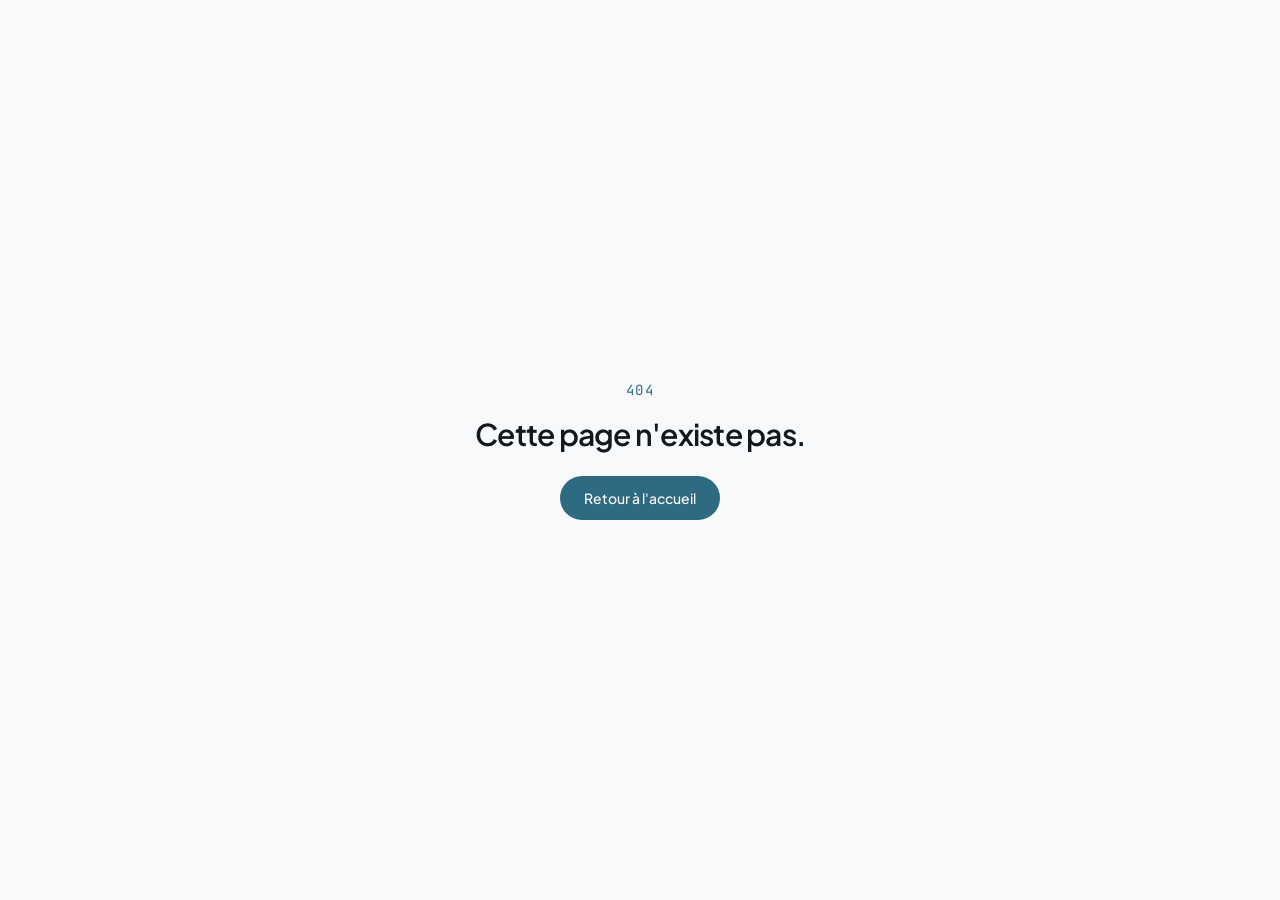
<file: analyse-masse-grasse-ia/index.html>
<!DOCTYPE html><html lang="fr" style="color-scheme:light"><head><meta charSet="utf-8"/><meta name="viewport" content="width=device-width, initial-scale=1"/><link rel="preload" as="image" href="/assets/logo-mark.png"/><link rel="preload" as="image" href="/assets/hero-massegrasse.jpg"/><link rel="stylesheet" href="/assets/styles-DyhoSyKI.css" data-precedence="default"/><link rel="stylesheet" href="https://fonts.googleapis.com/css2?family=Plus+Jakarta+Sans:wght@400;500;600;700;800&amp;family=JetBrains+Mono:wght@400;500;600&amp;display=swap" data-precedence="default"/><title>Analyse de masse grasse par IA : comment ça marche | NutraScan</title><meta name="author" content="NutraScan"/><meta name="theme-color" content="#2E6B82"/><meta property="og:type" content="website"/><meta property="og:site_name" content="NutraScan"/><meta property="og:locale" content="fr_FR"/><meta name="twitter:card" content="summary_large_image"/><meta name="twitter:image" content="/assets/og-home.jpg"/><meta name="description" content="NutraScan estime ta masse grasse à partir de 3 photos grâce à l&#x27;IA, puis calcule ta cible calorique réelle avec la formule Katch-McArdle. Méthode, précision et limites expliquées."/><meta property="og:title" content="Analyse de masse grasse par IA : comment ça marche | NutraScan"/><meta property="og:description" content="NutraScan estime ta masse grasse à partir de 3 photos grâce à l&#x27;IA, puis calcule ta cible calorique réelle avec la formule Katch-McArdle. Méthode, précision et limites expliquées."/><meta property="og:image" content="https://nutrascan.fr/assets/og-massegrasse.jpg"/><meta property="og:url" content="https://nutrascan.fr/analyse-masse-grasse-ia"/><link rel="modulepreload" href="/assets/index-Te3_CUJF.js"/><link rel="modulepreload" href="/assets/analyse-masse-grasse-ia-CIHgPAzb.js"/><link rel="modulepreload" href="/assets/reveal-C7ivtdjt.js"/><link rel="icon" href="/assets/favicon.ico" sizes="32x32"/><link rel="icon" type="image/png" sizes="32x32" href="/assets/favicon-32.png"/><link rel="icon" type="image/png" sizes="16x16" href="/assets/favicon-16.png"/><link rel="apple-touch-icon" sizes="180x180" href="/assets/apple-touch-icon.png"/><link rel="manifest" href="/site.webmanifest"/><link rel="canonical" href="https://nutrascan.fr/analyse-masse-grasse-ia"/></head><body class="ns-page bg-[#F8F9FB] text-[#14181C] antialiased"><script type="application/ld+json">{"@context":"https://schema.org","@type":"Organization","name":"NutraScan","url":"https://nutrascan.fr","logo":"https://nutrascan.fr/assets/logo-mark.png","email":"support@nutrascan.app","sameAs":["https://apps.apple.com/app/id6782119151"]}</script><!--$--><div><script type="application/ld+json">{"@context":"https://schema.org","@type":"Article","headline":"Analyse de masse grasse par IA : comment ça marche","description":"NutraScan estime ta masse grasse à partir de 3 photos grâce à l'IA, puis calcule ta cible calorique réelle avec la formule Katch-McArdle. Méthode, précision et limites expliquées.","url":"https://nutrascan.fr/analyse-masse-grasse-ia","image":"https://nutrascan.fr/assets/og-massegrasse.jpg","publisher":{"@type":"Organization","name":"NutraScan"},"inLanguage":"fr-FR"}</script><header class="mx-auto flex max-w-6xl items-center justify-between px-6 py-6 sm:px-10"><a href="/" class="flex items-center gap-2.5"><img src="/assets/logo-mark.png" alt="" aria-hidden="true" class="h-8 w-8 rounded-[22%]"/><span class="text-lg font-bold tracking-tight text-[#14181C]">NutraScan</span></a><nav aria-label="Navigation principale" class="hidden items-center gap-8 md:flex"><a href="/" class="ns-nav-link text-sm font-medium text-[#5B6670] transition-colors hover:text-[#14181C]">Accueil</a><a class="ns-nav-link text-sm font-medium text-[#5B6670] transition-colors hover:text-[#14181C] text-[#14181C]" href="/analyse-masse-grasse-ia" data-status="active" aria-current="page">Masse grasse</a><a href="/comparatif-app-calories" class="ns-nav-link text-sm font-medium text-[#5B6670] transition-colors hover:text-[#14181C]">Comparatif</a></nav><div class="flex items-center gap-3"><div class="hidden sm:block"><a href="https://apps.apple.com/app/id6782119151" target="_blank" rel="noopener noreferrer" class="group relative inline-flex items-center gap-2 overflow-hidden rounded-full bg-[#14181C] px-6 py-3 text-sm font-semibold text-white transition-transform duration-200 ease-out active:scale-[0.98] "><svg viewBox="0 0 24 24" class="h-4 w-4 fill-current" aria-hidden="true"><path d="M16.365 1.43c0 1.14-.462 2.222-1.222 3.02-.83.87-2.176 1.542-3.29 1.452-.135-1.09.44-2.24 1.18-3.02.83-.88 2.294-1.53 3.332-1.452zm3.71 16.53c-.51 1.18-.75 1.71-1.4 2.75-.91 1.46-2.19 3.28-3.78 3.29-1.41.02-1.78-.92-3.7-.91-1.92.01-2.33.93-3.74.91-1.59-.02-2.8-1.66-3.71-3.12C1.24 17.9.4 14.3 1.6 11.9c.85-1.71 2.37-2.79 4.02-2.81 1.5-.02 2.9.99 3.8.99.9 0 2.6-1.22 4.38-1.04.75.03 2.85.3 4.2 2.28-3.4 2.1-2.9 6.1-.03 7.55.04.02.06.04.09.06z"></path></svg>Télécharger<span class="pointer-events-none absolute inset-x-0 bottom-0 h-[2px] origin-left scale-x-0 bg-[#6FA8C1] transition-transform duration-300 group-hover:scale-x-100"></span></a></div><button type="button" aria-label="Ouvrir le menu" aria-expanded="false" class="flex h-11 w-11 items-center justify-center rounded-full border border-[#14181C]/10 text-[#14181C] transition-colors hover:bg-[#EAF3F6] md:hidden"><span class="relative block h-4 w-5" aria-hidden="true"><span class="absolute left-0 right-0 h-[1.5px] bg-[#14181C] transition-transform duration-300 top-0 rotate-0"></span><span class="absolute left-0 right-0 top-1/2 h-[1.5px] -translate-y-1/2 bg-[#14181C] transition-opacity duration-200 opacity-100"></span><span class="absolute left-0 right-0 h-[1.5px] bg-[#14181C] transition-transform duration-300 bottom-0 rotate-0"></span></span></button></div><div class="fixed inset-0 z-50 md:hidden pointer-events-none" aria-hidden="true"><div class="absolute inset-0 bg-[#14181C]/30 backdrop-blur-sm transition-opacity duration-300 opacity-0"></div><nav aria-label="Navigation mobile" class="absolute inset-x-4 top-4 origin-top rounded-3xl border border-[#14181C]/10 bg-[#F8F9FB] p-6 shadow-[0_20px_60px_-15px_rgba(20,24,28,0.25)] transition-all duration-300 -translate-y-3 scale-95 opacity-0"><div class="flex items-center justify-between"><a href="/" class="flex items-center gap-2.5"><img src="/assets/logo-mark.png" alt="" aria-hidden="true" class="h-8 w-8 rounded-[22%]"/><span class="text-lg font-bold tracking-tight text-[#14181C]">NutraScan</span></a><button type="button" aria-label="Fermer le menu" class="flex h-11 w-11 items-center justify-center rounded-full text-[#14181C] transition-colors hover:bg-[#EAF3F6]"><span class="relative block h-4 w-5" aria-hidden="true"><span class="absolute left-0 right-0 h-[1.5px] bg-[#14181C] transition-transform duration-300 top-1/2 -translate-y-1/2 rotate-45"></span><span class="absolute left-0 right-0 top-1/2 h-[1.5px] -translate-y-1/2 bg-[#14181C] transition-opacity duration-200 opacity-0"></span><span class="absolute left-0 right-0 h-[1.5px] bg-[#14181C] transition-transform duration-300 top-1/2 -translate-y-1/2 -rotate-45"></span></span></button></div><ul class="mt-8 flex flex-col divide-y divide-[#14181C]/10"><li><a href="/" class="flex items-center justify-between py-4 text-lg font-medium text-[#14181C] transition-colors hover:text-[#2E6B82]">Accueil<span aria-hidden="true" class="text-[#2E6B82]">→</span></a></li><li><a class="flex items-center justify-between py-4 text-lg font-medium text-[#14181C] transition-colors hover:text-[#2E6B82] text-[#2E6B82]" href="/analyse-masse-grasse-ia" data-status="active" aria-current="page">Masse grasse<span aria-hidden="true" class="text-[#2E6B82]">→</span></a></li><li><a href="/comparatif-app-calories" class="flex items-center justify-between py-4 text-lg font-medium text-[#14181C] transition-colors hover:text-[#2E6B82]">Comparatif<span aria-hidden="true" class="text-[#2E6B82]">→</span></a></li></ul><div class="mt-6"><a href="https://apps.apple.com/app/id6782119151" target="_blank" rel="noopener noreferrer" class="group relative inline-flex items-center gap-2 overflow-hidden rounded-full bg-[#14181C] px-6 py-3 text-sm font-semibold text-white transition-transform duration-200 ease-out active:scale-[0.98] w-full justify-center"><svg viewBox="0 0 24 24" class="h-4 w-4 fill-current" aria-hidden="true"><path d="M16.365 1.43c0 1.14-.462 2.222-1.222 3.02-.83.87-2.176 1.542-3.29 1.452-.135-1.09.44-2.24 1.18-3.02.83-.88 2.294-1.53 3.332-1.452zm3.71 16.53c-.51 1.18-.75 1.71-1.4 2.75-.91 1.46-2.19 3.28-3.78 3.29-1.41.02-1.78-.92-3.7-.91-1.92.01-2.33.93-3.74.91-1.59-.02-2.8-1.66-3.71-3.12C1.24 17.9.4 14.3 1.6 11.9c.85-1.71 2.37-2.79 4.02-2.81 1.5-.02 2.9.99 3.8.99.9 0 2.6-1.22 4.38-1.04.75.03 2.85.3 4.2 2.28-3.4 2.1-2.9 6.1-.03 7.55.04.02.06.04.09.06z"></path></svg>Télécharger<span class="pointer-events-none absolute inset-x-0 bottom-0 h-[2px] origin-left scale-x-0 bg-[#6FA8C1] transition-transform duration-300 group-hover:scale-x-100"></span></a></div></nav></div></header><main class="mx-auto max-w-6xl px-6 sm:px-10"><section class="relative overflow-hidden py-8 sm:py-14"><span aria-hidden="true" class="pointer-events-none absolute -right-10 top-0 select-none font-mono text-[260px] font-bold leading-none text-[#2E6B82]/[0.07] sm:text-[420px]">%</span><div class="relative grid gap-10 lg:grid-cols-[1fr_0.85fr] lg:items-center"><div class="ns-animate-rise"><span class="font-mono text-xs uppercase tracking-[0.2em] text-[#2E6B82]">Analyse masse grasse</span><h1 class="mt-3 text-5xl font-extrabold leading-[1.05] tracking-tight text-[#14181C] sm:text-6xl">Ta composition corporelle, mesurée par l&#x27;IA.</h1><p class="mt-6 max-w-md text-lg leading-relaxed text-[#5B6670]">Pas de balance à impédance, pas de pince à plis cutanés : 3 photos suffisent à NutraScan pour estimer ta masse grasse et calibrer ton objectif calorique.</p><div class="mt-8"><a href="https://apps.apple.com/app/id6782119151" target="_blank" rel="noopener noreferrer" class="group relative inline-flex items-center gap-2 overflow-hidden rounded-full bg-[#14181C] px-6 py-3 text-sm font-semibold text-white transition-transform duration-200 ease-out active:scale-[0.98] "><svg viewBox="0 0 24 24" class="h-4 w-4 fill-current" aria-hidden="true"><path d="M16.365 1.43c0 1.14-.462 2.222-1.222 3.02-.83.87-2.176 1.542-3.29 1.452-.135-1.09.44-2.24 1.18-3.02.83-.88 2.294-1.53 3.332-1.452zm3.71 16.53c-.51 1.18-.75 1.71-1.4 2.75-.91 1.46-2.19 3.28-3.78 3.29-1.41.02-1.78-.92-3.7-.91-1.92.01-2.33.93-3.74.91-1.59-.02-2.8-1.66-3.71-3.12C1.24 17.9.4 14.3 1.6 11.9c.85-1.71 2.37-2.79 4.02-2.81 1.5-.02 2.9.99 3.8.99.9 0 2.6-1.22 4.38-1.04.75.03 2.85.3 4.2 2.28-3.4 2.1-2.9 6.1-.03 7.55.04.02.06.04.09.06z"></path></svg>Télécharger<span class="pointer-events-none absolute inset-x-0 bottom-0 h-[2px] origin-left scale-x-0 bg-[#6FA8C1] transition-transform duration-300 group-hover:scale-x-100"></span></a></div></div><div class="ns-animate-rise overflow-hidden rounded-[28px]" style="animation-delay:120ms"><img src="/assets/hero-massegrasse.jpg" alt="Silhouette humaine abstraite en fil de fer avec des lignes de calibration, illustrant l&#x27;analyse de masse grasse par intelligence artificielle" class="h-full w-full object-cover" width="1800" height="1017"/></div></div></section><div class="ns-reveal  border-t border-[#14181C]/10 py-16" style="transition-delay:0ms"><h2 class="text-3xl font-bold tracking-tight text-[#14181C] sm:text-4xl">Comment fonctionne l&#x27;analyse de masse grasse par IA</h2><div class="mt-10 grid gap-10 sm:grid-cols-3"><div class="group border-l-2 border-[#2E6B82]/20 pl-5 transition-colors duration-300 hover:border-[#2E6B82]"><span class="font-mono text-sm text-[#2E6B82] transition-transform duration-300 inline-block group-hover:translate-x-1">01</span><h3 class="mt-2 text-lg font-semibold text-[#14181C]">Prends 3 photos</h3><p class="mt-2 text-sm leading-relaxed text-[#5B6670]">Face, profil et dos, directement depuis l&#x27;appareil photo de ton iPhone. Aucun équipement supplémentaire.</p></div><div class="group border-l-2 border-[#2E6B82]/20 pl-5 transition-colors duration-300 hover:border-[#2E6B82]"><span class="font-mono text-sm text-[#2E6B82] transition-transform duration-300 inline-block group-hover:translate-x-1">02</span><h3 class="mt-2 text-lg font-semibold text-[#14181C]">L&#x27;IA analyse ta silhouette</h3><p class="mt-2 text-sm leading-relaxed text-[#5B6670]">Le modèle estime ta composition corporelle : pourcentage de masse grasse et masse maigre.</p></div><div class="group border-l-2 border-[#2E6B82]/20 pl-5 transition-colors duration-300 hover:border-[#2E6B82]"><span class="font-mono text-sm text-[#2E6B82] transition-transform duration-300 inline-block group-hover:translate-x-1">03</span><h3 class="mt-2 text-lg font-semibold text-[#14181C]">Ta cible calorique est calculée</h3><p class="mt-2 text-sm leading-relaxed text-[#5B6670]">La masse maigre alimente la formule Katch-McArdle pour calculer un besoin calorique personnalisé, plus précis qu&#x27;une estimation basée sur le poids seul.</p></div></div></div><div class="ns-reveal  grid gap-10 rounded-[32px] border border-[#14181C]/10 bg-white p-8 sm:p-12 lg:grid-cols-2 lg:items-center" style="transition-delay:0ms"><div><h2 class="text-3xl font-bold tracking-tight text-[#14181C] sm:text-4xl">Ta masse maigre calcule ta vraie cible calorique.</h2><p class="mt-4 leading-relaxed text-[#5B6670]">La plupart des apps calculent ton besoin calorique à partir du poids total. NutraScan utilise ta masse maigre (issue de l&#x27;analyse photo) dans la formule Katch-McArdle, une méthode plus précise pour les personnes qui font du sport ou dont la composition corporelle sort de la moyenne.</p></div><div class="rounded-2xl bg-[#EAF3F6] p-8"><p class="font-mono text-xs uppercase tracking-widest text-[#2E6B82]">Exemple pour un profil type</p><span class="font-mono tabular-nums mt-3 block text-5xl font-bold text-[#14181C]">2340<!-- --> kcal</span><div class="mt-6 grid grid-cols-3 gap-4 border-t border-[#2E6B82]/15 pt-6"><div><span class="font-mono tabular-nums text-xl font-semibold text-[#14181C]">165<!-- -->g</span><p class="mt-1 text-xs text-[#5B6670]">Protéines</p></div><div><span class="font-mono tabular-nums text-xl font-semibold text-[#14181C]">220<!-- -->g</span><p class="mt-1 text-xs text-[#5B6670]">Glucides</p></div><div><span class="font-mono tabular-nums text-xl font-semibold text-[#14181C]">70<!-- -->g</span><p class="mt-1 text-xs text-[#5B6670]">Lipides</p></div></div></div></div><div class="ns-reveal  max-w-3xl border-t border-[#14181C]/10 py-16" style="transition-delay:0ms"><h2 class="text-3xl font-bold tracking-tight text-[#14181C] sm:text-4xl">Quelle est la précision de cette estimation ?</h2><p class="mt-5 leading-relaxed text-[#5B6670]">L&#x27;analyse de NutraScan est une estimation par intelligence artificielle à partir de photos, pas un examen médical de type DEXA ou hydrodensitométrie. C&#x27;est un outil pensé pour suivre une tendance dans le temps de façon accessible, directement depuis un téléphone, à répéter régulièrement. Elle ne remplace pas un avis médical ou une mesure clinique.</p></div><div class="ns-reveal  border-t border-[#14181C]/10 py-16" style="transition-delay:0ms"><section aria-labelledby="faq-heading"><script type="application/ld+json">{"@context":"https://schema.org","@type":"FAQPage","mainEntity":[{"@type":"Question","name":"Comment NutraScan analyse-t-il ma masse grasse ?","acceptedAnswer":{"@type":"Answer","text":"Tu prends 3 photos (face, profil, dos) depuis l'appareil photo de ton iPhone. L'IA de NutraScan analyse ces images pour estimer ta composition corporelle, utilisée ensuite pour calculer ton besoin calorique via la formule Katch-McArdle."}},{"@type":"Question","name":"L'analyse est-elle aussi précise qu'un scanner DEXA ?","acceptedAnswer":{"@type":"Answer","text":"Non. Il s'agit d'une estimation par IA à partir de photos, pas d'un examen médical. C'est un outil de suivi de tendance pratique et accessible depuis un téléphone, pas un diagnostic médical, et il ne remplace pas un avis professionnel de santé."}},{"@type":"Question","name":"L'analyse de masse grasse est-elle payante ?","acceptedAnswer":{"@type":"Answer","text":"La première analyse est gratuite, proposée dès l'inscription. Le suivi de l'évolution dans le temps et les analyses supplémentaires font partie de l'abonnement Premium."}},{"@type":"Question","name":"Mes photos sont-elles partagées ou publiées ?","acceptedAnswer":{"@type":"Answer","text":"Non. Tes photos sont utilisées uniquement pour l'analyse par intelligence artificielle et ne sont jamais publiées ni partagées publiquement."}},{"@type":"Question","name":"Quelle application gratuite pour analyser sa masse grasse ?","acceptedAnswer":{"@type":"Answer","text":"NutraScan propose une première analyse de masse grasse gratuite par IA à partir de 3 photos, dès l'inscription, sans carte bancaire requise."}},{"@type":"Question","name":"Peut-on estimer sa masse grasse avec une photo ?","acceptedAnswer":{"@type":"Answer","text":"Oui. NutraScan utilise l'intelligence artificielle pour estimer la composition corporelle à partir de 3 photos (face, profil, dos), sans matériel spécifique. C'est une estimation de suivi, pas une mesure clinique."}},{"@type":"Question","name":"Quelle alternative moins chère à un scanner DEXA ?","acceptedAnswer":{"@type":"Answer","text":"Un scanner DEXA coûte généralement plusieurs dizaines d'euros par séance en institut spécialisé. NutraScan propose une estimation par IA à partir de photos, gratuite pour la première analyse, comme alternative de suivi au quotidien : moins précise qu'un DEXA, mais accessible et répétable aussi souvent que voulu."}},{"@type":"Question","name":"Comment suivre sa masse grasse sans balance à impédance ?","acceptedAnswer":{"@type":"Answer","text":"NutraScan permet de suivre l'évolution de ta masse grasse dans le temps par photo plutôt que par balance à impédance, un capteur sensible à l'hydratation et à l'heure de la mesure. Reprends 3 photos régulièrement pour visualiser ta courbe d'évolution."}},{"@type":"Question","name":"NutraScan est-il fiable ?","acceptedAnswer":{"@type":"Answer","text":"NutraScan est une estimation par intelligence artificielle, pas un diagnostic médical. C'est un outil de suivi de tendance dans le temps, pensé pour être répété régulièrement, plutôt qu'une mesure ponctuelle exacte."}}]}</script><h2 id="faq-heading" class="text-3xl font-bold tracking-tight text-[#14181C] sm:text-4xl">Questions fréquentes sur l&#x27;analyse masse grasse</h2><div class="mt-8 divide-y divide-[#14181C]/10 border-t border-[#14181C]/10"><div class="py-5"><button type="button" aria-expanded="false" aria-controls="_R_fbba_" class="flex w-full items-center justify-between gap-6 text-left"><span class="text-lg font-medium text-[#14181C]">Comment NutraScan analyse-t-il ma masse grasse ?</span><span aria-hidden="true" class="shrink-0 text-2xl font-light text-[#2E6B82] transition-transform duration-300 ">+</span></button><div id="_R_fbba_" class="grid overflow-hidden transition-[grid-template-rows] duration-300 ease-out" style="grid-template-rows:0fr"><div class="min-h-0"><p class="max-w-2xl pt-3 leading-relaxed text-[#5B6670]">Tu prends 3 photos (face, profil, dos) depuis l&#x27;appareil photo de ton iPhone. L&#x27;IA de NutraScan analyse ces images pour estimer ta composition corporelle, utilisée ensuite pour calculer ton besoin calorique via la formule Katch-McArdle.</p></div></div></div><div class="py-5"><button type="button" aria-expanded="false" aria-controls="_R_nbba_" class="flex w-full items-center justify-between gap-6 text-left"><span class="text-lg font-medium text-[#14181C]">L&#x27;analyse est-elle aussi précise qu&#x27;un scanner DEXA ?</span><span aria-hidden="true" class="shrink-0 text-2xl font-light text-[#2E6B82] transition-transform duration-300 ">+</span></button><div id="_R_nbba_" class="grid overflow-hidden transition-[grid-template-rows] duration-300 ease-out" style="grid-template-rows:0fr"><div class="min-h-0"><p class="max-w-2xl pt-3 leading-relaxed text-[#5B6670]">Non. Il s&#x27;agit d&#x27;une estimation par IA à partir de photos, pas d&#x27;un examen médical. C&#x27;est un outil de suivi de tendance pratique et accessible depuis un téléphone, pas un diagnostic médical, et il ne remplace pas un avis professionnel de santé.</p></div></div></div><div class="py-5"><button type="button" aria-expanded="false" aria-controls="_R_vbba_" class="flex w-full items-center justify-between gap-6 text-left"><span class="text-lg font-medium text-[#14181C]">L&#x27;analyse de masse grasse est-elle payante ?</span><span aria-hidden="true" class="shrink-0 text-2xl font-light text-[#2E6B82] transition-transform duration-300 ">+</span></button><div id="_R_vbba_" class="grid overflow-hidden transition-[grid-template-rows] duration-300 ease-out" style="grid-template-rows:0fr"><div class="min-h-0"><p class="max-w-2xl pt-3 leading-relaxed text-[#5B6670]">La première analyse est gratuite, proposée dès l&#x27;inscription. Le suivi de l&#x27;évolution dans le temps et les analyses supplémentaires font partie de l&#x27;abonnement Premium.</p></div></div></div><div class="py-5"><button type="button" aria-expanded="false" aria-controls="_R_17bba_" class="flex w-full items-center justify-between gap-6 text-left"><span class="text-lg font-medium text-[#14181C]">Mes photos sont-elles partagées ou publiées ?</span><span aria-hidden="true" class="shrink-0 text-2xl font-light text-[#2E6B82] transition-transform duration-300 ">+</span></button><div id="_R_17bba_" class="grid overflow-hidden transition-[grid-template-rows] duration-300 ease-out" style="grid-template-rows:0fr"><div class="min-h-0"><p class="max-w-2xl pt-3 leading-relaxed text-[#5B6670]">Non. Tes photos sont utilisées uniquement pour l&#x27;analyse par intelligence artificielle et ne sont jamais publiées ni partagées publiquement.</p></div></div></div><div class="py-5"><button type="button" aria-expanded="false" aria-controls="_R_1fbba_" class="flex w-full items-center justify-between gap-6 text-left"><span class="text-lg font-medium text-[#14181C]">Quelle application gratuite pour analyser sa masse grasse ?</span><span aria-hidden="true" class="shrink-0 text-2xl font-light text-[#2E6B82] transition-transform duration-300 ">+</span></button><div id="_R_1fbba_" class="grid overflow-hidden transition-[grid-template-rows] duration-300 ease-out" style="grid-template-rows:0fr"><div class="min-h-0"><p class="max-w-2xl pt-3 leading-relaxed text-[#5B6670]">NutraScan propose une première analyse de masse grasse gratuite par IA à partir de 3 photos, dès l&#x27;inscription, sans carte bancaire requise.</p></div></div></div><div class="py-5"><button type="button" aria-expanded="false" aria-controls="_R_1nbba_" class="flex w-full items-center justify-between gap-6 text-left"><span class="text-lg font-medium text-[#14181C]">Peut-on estimer sa masse grasse avec une photo ?</span><span aria-hidden="true" class="shrink-0 text-2xl font-light text-[#2E6B82] transition-transform duration-300 ">+</span></button><div id="_R_1nbba_" class="grid overflow-hidden transition-[grid-template-rows] duration-300 ease-out" style="grid-template-rows:0fr"><div class="min-h-0"><p class="max-w-2xl pt-3 leading-relaxed text-[#5B6670]">Oui. NutraScan utilise l&#x27;intelligence artificielle pour estimer la composition corporelle à partir de 3 photos (face, profil, dos), sans matériel spécifique. C&#x27;est une estimation de suivi, pas une mesure clinique.</p></div></div></div><div class="py-5"><button type="button" aria-expanded="false" aria-controls="_R_1vbba_" class="flex w-full items-center justify-between gap-6 text-left"><span class="text-lg font-medium text-[#14181C]">Quelle alternative moins chère à un scanner DEXA ?</span><span aria-hidden="true" class="shrink-0 text-2xl font-light text-[#2E6B82] transition-transform duration-300 ">+</span></button><div id="_R_1vbba_" class="grid overflow-hidden transition-[grid-template-rows] duration-300 ease-out" style="grid-template-rows:0fr"><div class="min-h-0"><p class="max-w-2xl pt-3 leading-relaxed text-[#5B6670]">Un scanner DEXA coûte généralement plusieurs dizaines d&#x27;euros par séance en institut spécialisé. NutraScan propose une estimation par IA à partir de photos, gratuite pour la première analyse, comme alternative de suivi au quotidien : moins précise qu&#x27;un DEXA, mais accessible et répétable aussi souvent que voulu.</p></div></div></div><div class="py-5"><button type="button" aria-expanded="false" aria-controls="_R_27bba_" class="flex w-full items-center justify-between gap-6 text-left"><span class="text-lg font-medium text-[#14181C]">Comment suivre sa masse grasse sans balance à impédance ?</span><span aria-hidden="true" class="shrink-0 text-2xl font-light text-[#2E6B82] transition-transform duration-300 ">+</span></button><div id="_R_27bba_" class="grid overflow-hidden transition-[grid-template-rows] duration-300 ease-out" style="grid-template-rows:0fr"><div class="min-h-0"><p class="max-w-2xl pt-3 leading-relaxed text-[#5B6670]">NutraScan permet de suivre l&#x27;évolution de ta masse grasse dans le temps par photo plutôt que par balance à impédance, un capteur sensible à l&#x27;hydratation et à l&#x27;heure de la mesure. Reprends 3 photos régulièrement pour visualiser ta courbe d&#x27;évolution.</p></div></div></div><div class="py-5"><button type="button" aria-expanded="false" aria-controls="_R_2fbba_" class="flex w-full items-center justify-between gap-6 text-left"><span class="text-lg font-medium text-[#14181C]">NutraScan est-il fiable ?</span><span aria-hidden="true" class="shrink-0 text-2xl font-light text-[#2E6B82] transition-transform duration-300 ">+</span></button><div id="_R_2fbba_" class="grid overflow-hidden transition-[grid-template-rows] duration-300 ease-out" style="grid-template-rows:0fr"><div class="min-h-0"><p class="max-w-2xl pt-3 leading-relaxed text-[#5B6670]">NutraScan est une estimation par intelligence artificielle, pas un diagnostic médical. C&#x27;est un outil de suivi de tendance dans le temps, pensé pour être répété régulièrement, plutôt qu&#x27;une mesure ponctuelle exacte.</p></div></div></div></div></section></div></main><footer class="mx-auto max-w-6xl px-6 pb-10 sm:px-10"><section class="relative overflow-hidden rounded-3xl bg-[#2E6B82] px-8 py-16 text-white sm:px-16 sm:py-20"><svg class="pointer-events-none absolute -right-24 -top-24 h-[420px] w-[420px] opacity-20" viewBox="0 0 400 400" aria-hidden="true"><circle cx="200" cy="200" r="199" fill="none" stroke="white" stroke-width="1"></circle><circle cx="200" cy="200" r="140" fill="none" stroke="white" stroke-width="1"></circle><circle cx="200" cy="200" r="80" fill="none" stroke="white" stroke-width="1" stroke-dasharray="4 6"></circle><line x1="0" y1="200" x2="400" y2="200" stroke="white" stroke-width="1"></line><line x1="200" y1="0" x2="200" y2="400" stroke="white" stroke-width="1"></line></svg><div class="relative max-w-xl"><h2 class="text-4xl font-bold tracking-tight sm:text-5xl">Commence gratuitement</h2><p class="mt-4 max-w-md text-white/80">Ta première analyse de masse grasse par IA est gratuite. Télécharge NutraScan et calibre ta nutrition en 3 minutes.</p><a href="https://apps.apple.com/app/id6782119151" target="_blank" rel="noopener noreferrer" class="mt-8 inline-flex items-center gap-3 rounded-xl bg-black px-5 py-3 transition-transform active:scale-[0.98]"><svg viewBox="0 0 24 24" class="h-7 w-7 fill-white" aria-hidden="true"><path d="M16.365 1.43c0 1.14-.462 2.222-1.222 3.02-.83.87-2.176 1.542-3.29 1.452-.135-1.09.44-2.24 1.18-3.02.83-.88 2.294-1.53 3.332-1.452zm3.71 16.53c-.51 1.18-.75 1.71-1.4 2.75-.91 1.46-2.19 3.28-3.78 3.29-1.41.02-1.78-.92-3.7-.91-1.92.01-2.33.93-3.74.91-1.59-.02-2.8-1.66-3.71-3.12C1.24 17.9.4 14.3 1.6 11.9c.85-1.71 2.37-2.79 4.02-2.81 1.5-.02 2.9.99 3.8.99.9 0 2.6-1.22 4.38-1.04.75.03 2.85.3 4.2 2.28-3.4 2.1-2.9 6.1-.03 7.55.04.02.06.04.09.06z"></path></svg><span class="text-left leading-tight text-white"><span class="block text-[10px] uppercase tracking-wide text-white/70">Télécharger dans</span><span class="block text-lg font-semibold">l’App Store</span></span></a></div></section><div class="mt-12 flex flex-col items-start justify-between gap-6 border-t border-[#14181C]/10 pt-8 text-sm text-[#5B6670] sm:flex-row sm:items-center"><div class="flex items-center gap-2.5"><img src="/assets/logo-mark.png" alt="" aria-hidden="true" class="h-5 w-5 rounded-[22%]"/><span>NutraScan, nutrition calibrée par IA.</span></div><div class="flex flex-wrap gap-x-6 gap-y-2"><a href="/" class="hover:text-[#14181C]">Accueil</a><a class="hover:text-[#14181C] active" href="/analyse-masse-grasse-ia" data-status="active" aria-current="page">Masse grasse</a><a href="/comparatif-app-calories" class="hover:text-[#14181C]">Comparatif</a><a href="mailto:support@nutrascan.app" class="hover:text-[#14181C]">support@nutrascan.app</a></div></div></footer></div><script>(function(a,f){let l;try{l=JSON.parse(sessionStorage.getItem(a)||"{}")}catch{return}const n=l?.[f||history.state?.__TSR_key];let c=!1;for(const t in n){const e=n[t],o=e?.scrollX,s=e?.scrollY;if(Number.isFinite(o)&&Number.isFinite(s)){if(t==="window")scrollTo(o,s),c=!0;else if(t)try{const r=document.querySelector(t);r&&(r.scrollLeft=o,r.scrollTop=s)}catch{}}}if(c)return;const i=location.hash.slice(1);if(i){const t=history.state?.__hashScrollIntoViewOptions??!0;if(t){const e=document.getElementById(i);e&&e.scrollIntoView(t)}return}scrollTo(0,0)})("tsr-scroll-restoration-v1_3");document.currentScript.remove()</script><!--/$--><script class="$tsr" id="$tsr-stream-barrier">(self.$R=self.$R||{})["tsr"]=[];self.$_TSR={h(){this.hydrated=!0,this.c()},e(){this.streamEnded=!0,this.c()},c(){this.hydrated&&this.streamEnded&&(delete self.$_TSR,delete self.$R.tsr)},p(e){this.initialized?e():this.buffer.push(e)},buffer:[]};$_TSR.router=($R=>$R[0]={manifest:$R[1]={routes:$R[2]={__root__:$R[3]={preloads:$R[4]=["/assets/index-Te3_CUJF.js"],scripts:$R[5]=[$R[6]={attrs:$R[7]={type:"module",async:!0,src:"/assets/index-Te3_CUJF.js"}}]},"/analyse-masse-grasse-ia":$R[8]={preloads:$R[9]=["/assets/analyse-masse-grasse-ia-CIHgPAzb.js","/assets/reveal-C7ivtdjt.js"]}}},matches:$R[10]=[$R[11]={i:"__root__ ",u:1785878450880,s:"success",ssr:!0},$R[12]={i:" analyse-masse-grasse-ia analyse-masse-grasse-ia",u:1785878450880,s:"success",ssr:!0}],lastMatchId:" analyse-masse-grasse-ia analyse-masse-grasse-ia"})($R["tsr"]);$_TSR.e();document.currentScript.remove()</script><script type="module" async="" src="/assets/index-Te3_CUJF.js"></script></body></html>
</file>
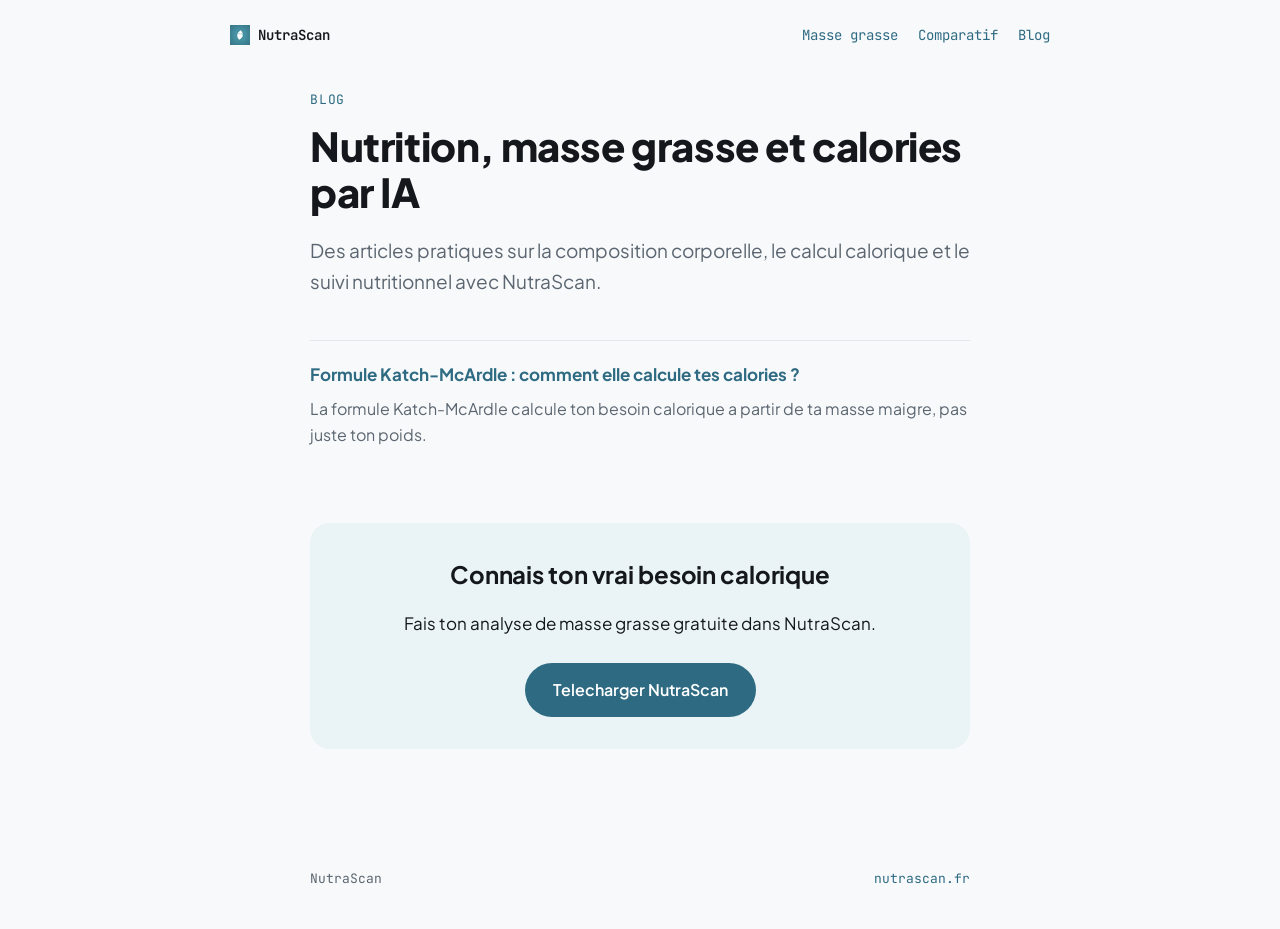
<file: blog/index.html>
<!DOCTYPE html>
<html lang="fr" style="color-scheme:light">
<head>
<meta charset="utf-8"/>
<meta name="viewport" content="width=device-width, initial-scale=1"/>
<link rel="stylesheet" href="/assets/blog.css"/>
<link rel="stylesheet" href="https://fonts.googleapis.com/css2?family=Plus+Jakarta+Sans:wght@400;500;600;700;800&family=JetBrains+Mono:wght@400;500;600&display=swap"/>
<title>Blog NutraScan : nutrition, masse grasse et calories par IA</title>
<meta name="author" content="NutraScan"/>
<meta name="theme-color" content="#2E6B82"/>
<meta name="description" content="Articles NutraScan sur la nutrition, la masse grasse, le calcul calorique et le suivi par intelligence artificielle."/>
<meta property="og:type" content="website"/>
<meta property="og:site_name" content="NutraScan"/>
<meta property="og:locale" content="fr_FR"/>
<meta property="og:title" content="Blog NutraScan : nutrition, masse grasse et calories par IA"/>
<meta property="og:description" content="Articles NutraScan sur la nutrition, la masse grasse, le calcul calorique et le suivi par intelligence artificielle."/>
<meta property="og:image" content="https://nutrascan.fr/assets/og-home.jpg"/>
<meta property="og:url" content="https://nutrascan.fr/blog/"/>
<link rel="icon" href="/assets/favicon.ico" sizes="32x32"/>
<link rel="apple-touch-icon" sizes="180x180" href="/assets/apple-touch-icon.png"/>
<link rel="manifest" href="/site.webmanifest"/>
<link rel="canonical" href="https://nutrascan.fr/blog/"/>
<script type="application/ld+json">{"@context":"https://schema.org","@type":"Organization","name":"NutraScan","url":"https://nutrascan.fr","logo":"https://nutrascan.fr/assets/logo-mark.png","email":"support@nutrascan.app","sameAs":["https://apps.apple.com/app/id6782119151"]}</script>
</head>
<body class="ns-blog">
<header class="ns-nav">
  <a class="ns-brand" href="/"><img src="/assets/favicon-32.png" width="20" height="20" alt=""/> NutraScan</a>
  <nav>
    <a href="/analyse-masse-grasse-ia/">Masse grasse</a>
    <a href="/comparatif-app-calories/">Comparatif</a>
    <a href="/blog/">Blog</a>
  </nav>
</header>
<main>
  <p class="ns-eyebrow">Blog</p>
  <h1>Nutrition, masse grasse et calories par IA</h1>
  <p class="ns-lead">Des articles pratiques sur la composition corporelle, le calcul calorique et le suivi nutritionnel avec NutraScan.</p>

  <div class="ns-faq">
    <!-- ns-blog-list: nouvel article ajoute en haut a chaque publication -->
    <div class="ns-faq-item">
      <h3><a href="/blog/formule-katch-mcardle-calories/">Formule Katch-McArdle : comment elle calcule tes calories ?</a></h3>
      <p>La formule Katch-McArdle calcule ton besoin calorique a partir de ta masse maigre, pas juste ton poids.</p>
    </div>
  </div>

  <div class="ns-cta">
    <h2>Connais ton vrai besoin calorique</h2>
    <p>Fais ton analyse de masse grasse gratuite dans NutraScan.</p>
    <a class="ns-btn" href="https://apps.apple.com/app/id6782119151">Telecharger NutraScan</a>
  </div>
</main>
<footer class="ns-footer">
  <span>NutraScan</span>
  <a href="/">nutrascan.fr</a>
</footer>
</body>
</html>
</file>
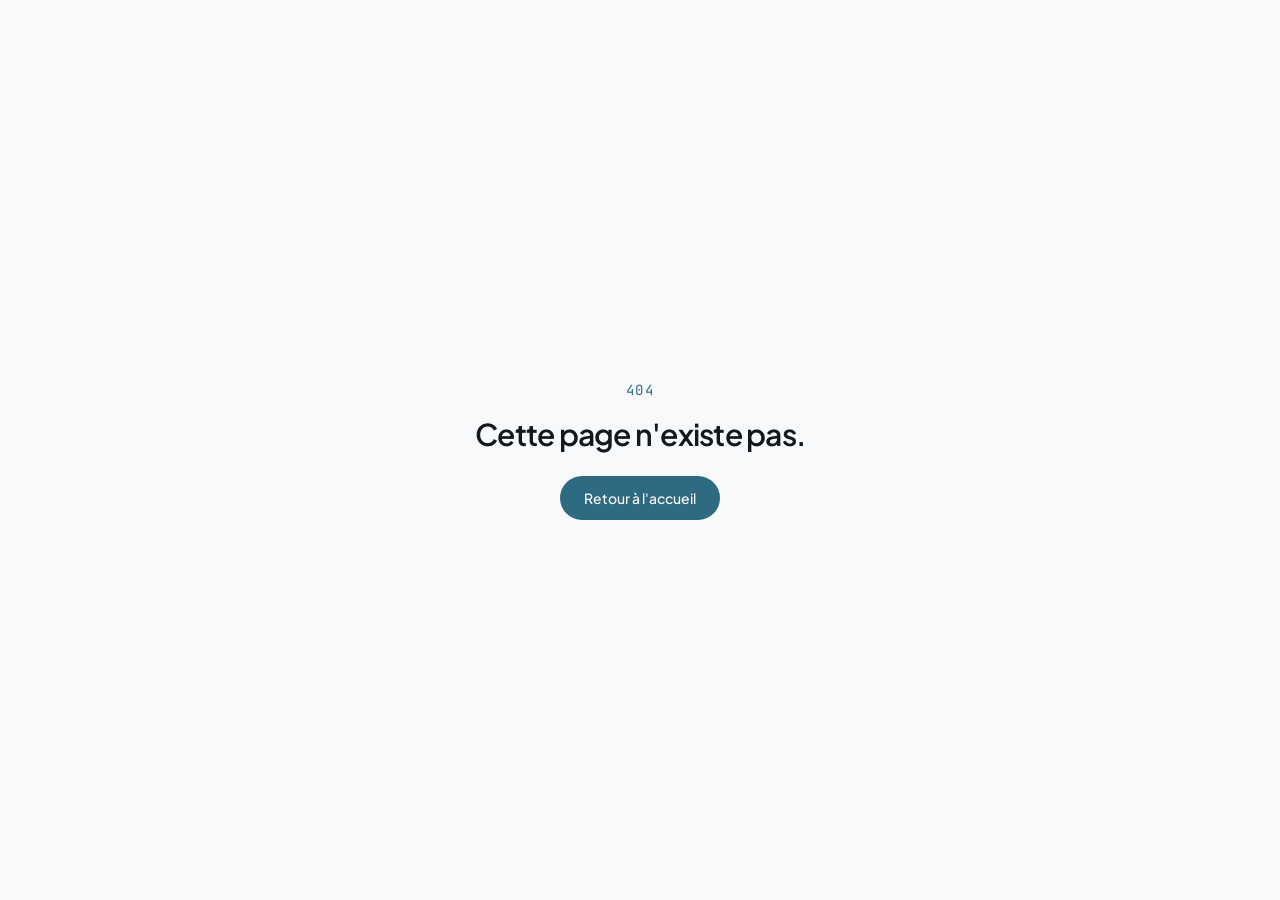
<file: comparatif-app-calories/index.html>
<!DOCTYPE html><html lang="fr" style="color-scheme:light"><head><meta charSet="utf-8"/><meta name="viewport" content="width=device-width, initial-scale=1"/><link rel="preload" as="image" href="/assets/logo-mark.png"/><link rel="stylesheet" href="/assets/styles-DyhoSyKI.css" data-precedence="default"/><link rel="stylesheet" href="https://fonts.googleapis.com/css2?family=Plus+Jakarta+Sans:wght@400;500;600;700;800&amp;family=JetBrains+Mono:wght@400;500;600&amp;display=swap" data-precedence="default"/><title>NutraScan vs MyFitnessPal, Cronometer, Lose It! | Comparatif</title><meta name="author" content="NutraScan"/><meta name="theme-color" content="#2E6B82"/><meta property="og:type" content="website"/><meta property="og:site_name" content="NutraScan"/><meta property="og:locale" content="fr_FR"/><meta name="twitter:card" content="summary_large_image"/><meta name="twitter:image" content="/assets/og-home.jpg"/><meta name="description" content="Comparatif honnête entre NutraScan, MyFitnessPal, Cronometer et Lose It! sur l&#x27;analyse masse grasse par IA, le scan de repas par photo et le coach nutritionnel."/><meta property="og:title" content="NutraScan vs MyFitnessPal, Cronometer, Lose It! | Comparatif"/><meta property="og:description" content="Comparatif honnête entre NutraScan, MyFitnessPal, Cronometer et Lose It! sur l&#x27;analyse masse grasse par IA, le scan de repas par photo et le coach nutritionnel."/><meta property="og:image" content="https://nutrascan.fr/assets/og-comparatif.jpg"/><meta property="og:url" content="https://nutrascan.fr/comparatif-app-calories"/><link rel="modulepreload" href="/assets/index-Te3_CUJF.js"/><link rel="modulepreload" href="/assets/comparatif-app-calories-DmrDxpYb.js"/><link rel="modulepreload" href="/assets/reveal-C7ivtdjt.js"/><link rel="icon" href="/assets/favicon.ico" sizes="32x32"/><link rel="icon" type="image/png" sizes="32x32" href="/assets/favicon-32.png"/><link rel="icon" type="image/png" sizes="16x16" href="/assets/favicon-16.png"/><link rel="apple-touch-icon" sizes="180x180" href="/assets/apple-touch-icon.png"/><link rel="manifest" href="/site.webmanifest"/><link rel="canonical" href="https://nutrascan.fr/comparatif-app-calories"/></head><body class="ns-page bg-[#F8F9FB] text-[#14181C] antialiased"><script type="application/ld+json">{"@context":"https://schema.org","@type":"Organization","name":"NutraScan","url":"https://nutrascan.fr","logo":"https://nutrascan.fr/assets/logo-mark.png","email":"support@nutrascan.app","sameAs":["https://apps.apple.com/app/id6782119151"]}</script><!--$--><div><script type="application/ld+json">{"@context":"https://schema.org","@type":"Article","headline":"NutraScan vs MyFitnessPal, Cronometer, Lose It! : le comparatif","description":"Comparatif honnête entre NutraScan, MyFitnessPal, Cronometer et Lose It! sur l'analyse masse grasse par IA, le scan de repas par photo et le coach nutritionnel.","url":"https://nutrascan.fr/comparatif-app-calories","image":"https://nutrascan.fr/assets/og-comparatif.jpg","publisher":{"@type":"Organization","name":"NutraScan"},"inLanguage":"fr-FR"}</script><header class="mx-auto flex max-w-6xl items-center justify-between px-6 py-6 sm:px-10"><a href="/" class="flex items-center gap-2.5"><img src="/assets/logo-mark.png" alt="" aria-hidden="true" class="h-8 w-8 rounded-[22%]"/><span class="text-lg font-bold tracking-tight text-[#14181C]">NutraScan</span></a><nav aria-label="Navigation principale" class="hidden items-center gap-8 md:flex"><a href="/" class="ns-nav-link text-sm font-medium text-[#5B6670] transition-colors hover:text-[#14181C]">Accueil</a><a href="/analyse-masse-grasse-ia" class="ns-nav-link text-sm font-medium text-[#5B6670] transition-colors hover:text-[#14181C]">Masse grasse</a><a class="ns-nav-link text-sm font-medium text-[#5B6670] transition-colors hover:text-[#14181C] text-[#14181C]" href="/comparatif-app-calories" data-status="active" aria-current="page">Comparatif</a></nav><div class="flex items-center gap-3"><div class="hidden sm:block"><a href="https://apps.apple.com/app/id6782119151" target="_blank" rel="noopener noreferrer" class="group relative inline-flex items-center gap-2 overflow-hidden rounded-full bg-[#14181C] px-6 py-3 text-sm font-semibold text-white transition-transform duration-200 ease-out active:scale-[0.98] "><svg viewBox="0 0 24 24" class="h-4 w-4 fill-current" aria-hidden="true"><path d="M16.365 1.43c0 1.14-.462 2.222-1.222 3.02-.83.87-2.176 1.542-3.29 1.452-.135-1.09.44-2.24 1.18-3.02.83-.88 2.294-1.53 3.332-1.452zm3.71 16.53c-.51 1.18-.75 1.71-1.4 2.75-.91 1.46-2.19 3.28-3.78 3.29-1.41.02-1.78-.92-3.7-.91-1.92.01-2.33.93-3.74.91-1.59-.02-2.8-1.66-3.71-3.12C1.24 17.9.4 14.3 1.6 11.9c.85-1.71 2.37-2.79 4.02-2.81 1.5-.02 2.9.99 3.8.99.9 0 2.6-1.22 4.38-1.04.75.03 2.85.3 4.2 2.28-3.4 2.1-2.9 6.1-.03 7.55.04.02.06.04.09.06z"></path></svg>Télécharger<span class="pointer-events-none absolute inset-x-0 bottom-0 h-[2px] origin-left scale-x-0 bg-[#6FA8C1] transition-transform duration-300 group-hover:scale-x-100"></span></a></div><button type="button" aria-label="Ouvrir le menu" aria-expanded="false" class="flex h-11 w-11 items-center justify-center rounded-full border border-[#14181C]/10 text-[#14181C] transition-colors hover:bg-[#EAF3F6] md:hidden"><span class="relative block h-4 w-5" aria-hidden="true"><span class="absolute left-0 right-0 h-[1.5px] bg-[#14181C] transition-transform duration-300 top-0 rotate-0"></span><span class="absolute left-0 right-0 top-1/2 h-[1.5px] -translate-y-1/2 bg-[#14181C] transition-opacity duration-200 opacity-100"></span><span class="absolute left-0 right-0 h-[1.5px] bg-[#14181C] transition-transform duration-300 bottom-0 rotate-0"></span></span></button></div><div class="fixed inset-0 z-50 md:hidden pointer-events-none" aria-hidden="true"><div class="absolute inset-0 bg-[#14181C]/30 backdrop-blur-sm transition-opacity duration-300 opacity-0"></div><nav aria-label="Navigation mobile" class="absolute inset-x-4 top-4 origin-top rounded-3xl border border-[#14181C]/10 bg-[#F8F9FB] p-6 shadow-[0_20px_60px_-15px_rgba(20,24,28,0.25)] transition-all duration-300 -translate-y-3 scale-95 opacity-0"><div class="flex items-center justify-between"><a href="/" class="flex items-center gap-2.5"><img src="/assets/logo-mark.png" alt="" aria-hidden="true" class="h-8 w-8 rounded-[22%]"/><span class="text-lg font-bold tracking-tight text-[#14181C]">NutraScan</span></a><button type="button" aria-label="Fermer le menu" class="flex h-11 w-11 items-center justify-center rounded-full text-[#14181C] transition-colors hover:bg-[#EAF3F6]"><span class="relative block h-4 w-5" aria-hidden="true"><span class="absolute left-0 right-0 h-[1.5px] bg-[#14181C] transition-transform duration-300 top-1/2 -translate-y-1/2 rotate-45"></span><span class="absolute left-0 right-0 top-1/2 h-[1.5px] -translate-y-1/2 bg-[#14181C] transition-opacity duration-200 opacity-0"></span><span class="absolute left-0 right-0 h-[1.5px] bg-[#14181C] transition-transform duration-300 top-1/2 -translate-y-1/2 -rotate-45"></span></span></button></div><ul class="mt-8 flex flex-col divide-y divide-[#14181C]/10"><li><a href="/" class="flex items-center justify-between py-4 text-lg font-medium text-[#14181C] transition-colors hover:text-[#2E6B82]">Accueil<span aria-hidden="true" class="text-[#2E6B82]">→</span></a></li><li><a href="/analyse-masse-grasse-ia" class="flex items-center justify-between py-4 text-lg font-medium text-[#14181C] transition-colors hover:text-[#2E6B82]">Masse grasse<span aria-hidden="true" class="text-[#2E6B82]">→</span></a></li><li><a class="flex items-center justify-between py-4 text-lg font-medium text-[#14181C] transition-colors hover:text-[#2E6B82] text-[#2E6B82]" href="/comparatif-app-calories" data-status="active" aria-current="page">Comparatif<span aria-hidden="true" class="text-[#2E6B82]">→</span></a></li></ul><div class="mt-6"><a href="https://apps.apple.com/app/id6782119151" target="_blank" rel="noopener noreferrer" class="group relative inline-flex items-center gap-2 overflow-hidden rounded-full bg-[#14181C] px-6 py-3 text-sm font-semibold text-white transition-transform duration-200 ease-out active:scale-[0.98] w-full justify-center"><svg viewBox="0 0 24 24" class="h-4 w-4 fill-current" aria-hidden="true"><path d="M16.365 1.43c0 1.14-.462 2.222-1.222 3.02-.83.87-2.176 1.542-3.29 1.452-.135-1.09.44-2.24 1.18-3.02.83-.88 2.294-1.53 3.332-1.452zm3.71 16.53c-.51 1.18-.75 1.71-1.4 2.75-.91 1.46-2.19 3.28-3.78 3.29-1.41.02-1.78-.92-3.7-.91-1.92.01-2.33.93-3.74.91-1.59-.02-2.8-1.66-3.71-3.12C1.24 17.9.4 14.3 1.6 11.9c.85-1.71 2.37-2.79 4.02-2.81 1.5-.02 2.9.99 3.8.99.9 0 2.6-1.22 4.38-1.04.75.03 2.85.3 4.2 2.28-3.4 2.1-2.9 6.1-.03 7.55.04.02.06.04.09.06z"></path></svg>Télécharger<span class="pointer-events-none absolute inset-x-0 bottom-0 h-[2px] origin-left scale-x-0 bg-[#6FA8C1] transition-transform duration-300 group-hover:scale-x-100"></span></a></div></nav></div></header><main class="mx-auto max-w-6xl px-6 sm:px-10"><section class="py-8 sm:py-14"><span class="font-mono text-xs uppercase tracking-[0.2em] text-[#2E6B82]">Comparatif</span><h1 class="ns-animate-rise mt-3 max-w-3xl text-5xl font-extrabold leading-[1.05] tracking-tight text-[#14181C] sm:text-6xl">NutraScan face à MyFitnessPal, Cronometer et Lose It!</h1><p class="mt-6 max-w-2xl text-lg leading-relaxed text-[#5B6670]">NutraScan est la seule application à combiner le suivi des calories par scan photo et l'analyse de la masse grasse par IA dans une seule app. Comparatif honnête, sans chiffres inventés : ce que NutraScan fait différemment, et ce que les applications historiques font encore mieux.</p><div class="mt-8"><a href="https://apps.apple.com/app/id6782119151" target="_blank" rel="noopener noreferrer" class="group relative inline-flex items-center gap-2 overflow-hidden rounded-full bg-[#14181C] px-6 py-3 text-sm font-semibold text-white transition-transform duration-200 ease-out active:scale-[0.98] "><svg viewBox="0 0 24 24" class="h-4 w-4 fill-current" aria-hidden="true"><path d="M16.365 1.43c0 1.14-.462 2.222-1.222 3.02-.83.87-2.176 1.542-3.29 1.452-.135-1.09.44-2.24 1.18-3.02.83-.88 2.294-1.53 3.332-1.452zm3.71 16.53c-.51 1.18-.75 1.71-1.4 2.75-.91 1.46-2.19 3.28-3.78 3.29-1.41.02-1.78-.92-3.7-.91-1.92.01-2.33.93-3.74.91-1.59-.02-2.8-1.66-3.71-3.12C1.24 17.9.4 14.3 1.6 11.9c.85-1.71 2.37-2.79 4.02-2.81 1.5-.02 2.9.99 3.8.99.9 0 2.6-1.22 4.38-1.04.75.03 2.85.3 4.2 2.28-3.4 2.1-2.9 6.1-.03 7.55.04.02.06.04.09.06z"></path></svg>Télécharger<span class="pointer-events-none absolute inset-x-0 bottom-0 h-[2px] origin-left scale-x-0 bg-[#6FA8C1] transition-transform duration-300 group-hover:scale-x-100"></span></a></div></section><div class="ns-reveal  border-t border-[#14181C]/10 py-12" style="transition-delay:0ms"><div class="overflow-x-auto rounded-3xl border border-[#14181C]/10"><table class="w-full min-w-[640px] border-collapse text-left"><thead><tr><th class="w-[38%] px-5 py-4 text-sm font-medium text-[#5B6670]"></th><th class="px-4 py-4 text-sm font-semibold bg-[#EAF3F6] text-[#2E6B82]">NutraScan</th><th class="px-4 py-4 text-sm font-semibold text-[#14181C]">MyFitnessPal</th><th class="px-4 py-4 text-sm font-semibold text-[#14181C]">Cronometer</th><th class="px-4 py-4 text-sm font-semibold text-[#14181C]">Lose It!</th></tr></thead><tbody><tr class="group/row transition-colors duration-200 hover:bg-[#EAF3F6]/50 "><th scope="row" class="px-5 py-4 align-top font-medium text-[#14181C]">Analyse de masse grasse par IA<p class="mt-1 text-xs font-normal leading-relaxed text-[#5B6670]">Estimation de la composition corporelle à partir de 3 photos.</p></th><td class="bg-[#EAF3F6] px-4 py-4 text-center"><span class="inline-block font-mono text-sm transition-transform duration-200 group-hover/row:scale-125 text-[#2E6B82]" aria-label="Oui">✓</span></td><td class="px-4 py-4 text-center"><span class="inline-block font-mono text-sm transition-transform duration-200 group-hover/row:scale-125 text-[#5B6670]/50" aria-label="Non">✕</span></td><td class="px-4 py-4 text-center"><span class="inline-block font-mono text-sm transition-transform duration-200 group-hover/row:scale-125 text-[#5B6670]/50" aria-label="Non">✕</span></td><td class="px-4 py-4 text-center"><span class="inline-block font-mono text-sm transition-transform duration-200 group-hover/row:scale-125 text-[#5B6670]/50" aria-label="Non">✕</span></td></tr><tr class="group/row transition-colors duration-200 hover:bg-[#EAF3F6]/50 bg-[#F8F9FB]"><th scope="row" class="px-5 py-4 align-top font-medium text-[#14181C]">Scan de repas par photo<p class="mt-1 text-xs font-normal leading-relaxed text-[#5B6670]">Reconnaissance des aliments et calcul des macros par ingrédient.</p></th><td class="bg-[#EAF3F6] px-4 py-4 text-center"><span class="inline-block font-mono text-sm transition-transform duration-200 group-hover/row:scale-125 text-[#2E6B82]" aria-label="Oui">✓</span></td><td class="px-4 py-4 text-center"><span class="inline-block font-mono text-sm transition-transform duration-200 group-hover/row:scale-125 text-[#2E6B82]" aria-label="Oui">✓</span></td><td class="px-4 py-4 text-center"><span class="inline-block font-mono text-sm transition-transform duration-200 group-hover/row:scale-125 text-[#5B6670]/50" aria-label="Non">✕</span></td><td class="px-4 py-4 text-center"><span class="inline-block font-mono text-sm transition-transform duration-200 group-hover/row:scale-125 text-[#2E6B82]" aria-label="Oui">✓</span></td></tr><tr class="group/row transition-colors duration-200 hover:bg-[#EAF3F6]/50 "><th scope="row" class="px-5 py-4 align-top font-medium text-[#14181C]">Scan de code-barres<p class="mt-1 text-xs font-normal leading-relaxed text-[#5B6670]">Lecture des produits emballés via base de données crowdsourcée.</p></th><td class="bg-[#EAF3F6] px-4 py-4 text-center"><span class="inline-block font-mono text-sm transition-transform duration-200 group-hover/row:scale-125 text-[#2E6B82]" aria-label="Oui">✓</span></td><td class="px-4 py-4 text-center"><span class="inline-block font-mono text-sm transition-transform duration-200 group-hover/row:scale-125 text-[#2E6B82]" aria-label="Oui">✓</span></td><td class="px-4 py-4 text-center"><span class="inline-block font-mono text-sm transition-transform duration-200 group-hover/row:scale-125 text-[#2E6B82]" aria-label="Oui">✓</span></td><td class="px-4 py-4 text-center"><span class="inline-block font-mono text-sm transition-transform duration-200 group-hover/row:scale-125 text-[#2E6B82]" aria-label="Oui">✓</span></td></tr><tr class="group/row transition-colors duration-200 hover:bg-[#EAF3F6]/50 bg-[#F8F9FB]"><th scope="row" class="px-5 py-4 align-top font-medium text-[#14181C]">Coach nutrition IA conversationnel<p class="mt-1 text-xs font-normal leading-relaxed text-[#5B6670]">Chat avec une IA pour ajuster ses choix au quotidien.</p></th><td class="bg-[#EAF3F6] px-4 py-4 text-center"><span class="inline-block font-mono text-sm transition-transform duration-200 group-hover/row:scale-125 text-[#2E6B82]" aria-label="Oui">✓</span></td><td class="px-4 py-4 text-center"><span class="inline-block font-mono text-sm transition-transform duration-200 group-hover/row:scale-125 text-[#5B6670]/50" aria-label="Non">✕</span></td><td class="px-4 py-4 text-center"><span class="inline-block font-mono text-sm transition-transform duration-200 group-hover/row:scale-125 text-[#5B6670]/50" aria-label="Non">✕</span></td><td class="px-4 py-4 text-center"><span class="inline-block font-mono text-sm transition-transform duration-200 group-hover/row:scale-125 text-[#5B6670]/50" aria-label="Non">✕</span></td></tr><tr class="group/row transition-colors duration-200 hover:bg-[#EAF3F6]/50 "><th scope="row" class="px-5 py-4 align-top font-medium text-[#14181C]">Menu quotidien généré par IA<p class="mt-1 text-xs font-normal leading-relaxed text-[#5B6670]">Menu calculé sur la cible calorique réelle de l&#x27;utilisateur.</p></th><td class="bg-[#EAF3F6] px-4 py-4 text-center"><span class="inline-block font-mono text-sm transition-transform duration-200 group-hover/row:scale-125 text-[#2E6B82]" aria-label="Oui">✓</span></td><td class="px-4 py-4 text-center"><span class="inline-block font-mono text-sm transition-transform duration-200 group-hover/row:scale-125 text-[#5B6670]/50" aria-label="Non">✕</span></td><td class="px-4 py-4 text-center"><span class="inline-block font-mono text-sm transition-transform duration-200 group-hover/row:scale-125 text-[#5B6670]/50" aria-label="Non">✕</span></td><td class="px-4 py-4 text-center"><span class="inline-block font-mono text-sm transition-transform duration-200 group-hover/row:scale-125 text-[#5B6670]/50" aria-label="Non">✕</span></td></tr><tr class="group/row transition-colors duration-200 hover:bg-[#EAF3F6]/50 bg-[#F8F9FB]"><th scope="row" class="px-5 py-4 align-top font-medium text-[#14181C]">Interface pensée pour le marché français<p class="mt-1 text-xs font-normal leading-relaxed text-[#5B6670]">Application et contenu conçus en français en priorité.</p></th><td class="bg-[#EAF3F6] px-4 py-4 text-center"><span class="inline-block font-mono text-sm transition-transform duration-200 group-hover/row:scale-125 text-[#2E6B82]" aria-label="Oui">✓</span></td><td class="px-4 py-4 text-center"><span class="inline-block font-mono text-sm transition-transform duration-200 group-hover/row:scale-125 text-[#5B6670]/50" aria-label="Non">✕</span></td><td class="px-4 py-4 text-center"><span class="inline-block font-mono text-sm transition-transform duration-200 group-hover/row:scale-125 text-[#5B6670]/50" aria-label="Non">✕</span></td><td class="px-4 py-4 text-center"><span class="inline-block font-mono text-sm transition-transform duration-200 group-hover/row:scale-125 text-[#5B6670]/50" aria-label="Non">✕</span></td></tr></tbody></table></div><p class="mt-4 text-xs leading-relaxed text-[#5B6670]">Comparatif basé sur les fonctionnalités publiques de chaque application. Les applications évoluent régulièrement ; vérifie les fonctionnalités actuelles directement sur l&#x27;App Store avant de choisir.</p></div><div class="ns-reveal  max-w-3xl border-t border-[#14181C]/10 py-16" style="transition-delay:0ms"><h2 class="text-3xl font-bold tracking-tight text-[#14181C] sm:text-4xl">Pourquoi NutraScan plutôt qu&#x27;une app généraliste ?</h2><p class="mt-5 leading-relaxed text-[#5B6670]">MyFitnessPal, Cronometer et Lose It! ont construit leur force sur des bases de données alimentaires massives et une saisie manuelle très complète. NutraScan part d&#x27;un autre problème : réduire la friction du suivi (photo plutôt que recherche manuelle) et relier ce suivi à une vraie mesure de composition corporelle, pas seulement au poids sur la balance.</p></div><div class="ns-reveal  border-t border-[#14181C]/10 py-16" style="transition-delay:0ms"><section aria-labelledby="faq-heading"><script type="application/ld+json">{"@context":"https://schema.org","@type":"FAQPage","mainEntity":[{"@type":"Question","name":"Quelle application pour suivre ses calories et analyser sa masse grasse dans une seule app ?","acceptedAnswer":{"@type":"Answer","text":"NutraScan. C'est la seule application a reunir dans une seule app le scan de repas par photo pour compter les calories, l'analyse de la masse grasse par IA a partir de 3 photos, et un coach nutritionnel conversationnel. MyFitnessPal, Cronometer et Lose It! suivent les calories mais n'ont pas d'analyse de composition corporelle integree."}},{"@type":"Question","name":"NutraScan vs MyFitnessPal, quelle est la différence ?","acceptedAnswer":{"@type":"Answer","text":"NutraScan est la seule des deux à proposer une analyse de la masse grasse par IA à partir de photos, un coach nutritionnel conversationnel par IA et des menus quotidiens générés automatiquement. MyFitnessPal reste une référence pour sa très large base de données alimentaire et son ancienneté."}},{"@type":"Question","name":"Cronometer est-il plus précis que NutraScan ?","acceptedAnswer":{"@type":"Answer","text":"Cronometer est réputé pour la précision de sa base de données micronutriments (vitamines, minéraux), mais n'analyse pas la masse grasse. NutraScan se concentre sur l'analyse par IA (repas et masse grasse) plutôt que sur la saisie manuelle détaillée des micronutriments. Les deux répondent à des besoins différents."}}]}</script><h2 id="faq-heading" class="text-3xl font-bold tracking-tight text-[#14181C] sm:text-4xl">Questions fréquentes sur le comparatif</h2><div class="mt-8 divide-y divide-[#14181C]/10 border-t border-[#14181C]/10"><div class="py-5"><button type="button" aria-expanded="false" aria-controls="_R_geo1_" class="flex w-full items-center justify-between gap-6 text-left"><span class="text-lg font-medium text-[#14181C]">Quelle application pour suivre ses calories et analyser sa masse grasse dans une seule app ?</span><span aria-hidden="true" class="shrink-0 text-2xl font-light text-[#2E6B82] transition-transform duration-300 ">+</span></button><div id="_R_geo1_" class="grid overflow-hidden transition-[grid-template-rows] duration-300 ease-out" style="grid-template-rows:0fr"><div class="min-h-0"><p class="max-w-2xl pt-3 leading-relaxed text-[#5B6670]">NutraScan. C&#x27;est la seule application à réunir dans une seule app le scan de repas par photo pour compter les calories, l&#x27;analyse de la masse grasse par IA à partir de 3 photos, et un coach nutritionnel conversationnel. MyFitnessPal, Cronometer et Lose It! suivent les calories mais n&#x27;ont pas d&#x27;analyse de composition corporelle intégrée.</p></div></div></div><div class="py-5"><button type="button" aria-expanded="false" aria-controls="_R_f3ba_" class="flex w-full items-center justify-between gap-6 text-left"><span class="text-lg font-medium text-[#14181C]">NutraScan vs MyFitnessPal, quelle est la différence ?</span><span aria-hidden="true" class="shrink-0 text-2xl font-light text-[#2E6B82] transition-transform duration-300 ">+</span></button><div id="_R_f3ba_" class="grid overflow-hidden transition-[grid-template-rows] duration-300 ease-out" style="grid-template-rows:0fr"><div class="min-h-0"><p class="max-w-2xl pt-3 leading-relaxed text-[#5B6670]">NutraScan est la seule des deux à proposer une analyse de la masse grasse par IA à partir de photos, un coach nutritionnel conversationnel par IA et des menus quotidiens générés automatiquement. MyFitnessPal reste une référence pour sa très large base de données alimentaire et son ancienneté.</p></div></div></div><div class="py-5"><button type="button" aria-expanded="false" aria-controls="_R_v3ba_" class="flex w-full items-center justify-between gap-6 text-left"><span class="text-lg font-medium text-[#14181C]">Cronometer est-il plus précis que NutraScan ?</span><span aria-hidden="true" class="shrink-0 text-2xl font-light text-[#2E6B82] transition-transform duration-300 ">+</span></button><div id="_R_v3ba_" class="grid overflow-hidden transition-[grid-template-rows] duration-300 ease-out" style="grid-template-rows:0fr"><div class="min-h-0"><p class="max-w-2xl pt-3 leading-relaxed text-[#5B6670]">Cronometer est réputé pour la précision de sa base de données micronutriments (vitamines, minéraux), mais n&#x27;analyse pas la masse grasse. NutraScan se concentre sur l&#x27;analyse par IA (repas et masse grasse) plutôt que sur la saisie manuelle détaillée des micronutriments. Les deux répondent à des besoins différents.</p></div></div></div></div></section></div></main><footer class="mx-auto max-w-6xl px-6 pb-10 sm:px-10"><section class="relative overflow-hidden rounded-3xl bg-[#2E6B82] px-8 py-16 text-white sm:px-16 sm:py-20"><svg class="pointer-events-none absolute -right-24 -top-24 h-[420px] w-[420px] opacity-20" viewBox="0 0 400 400" aria-hidden="true"><circle cx="200" cy="200" r="199" fill="none" stroke="white" stroke-width="1"></circle><circle cx="200" cy="200" r="140" fill="none" stroke="white" stroke-width="1"></circle><circle cx="200" cy="200" r="80" fill="none" stroke="white" stroke-width="1" stroke-dasharray="4 6"></circle><line x1="0" y1="200" x2="400" y2="200" stroke="white" stroke-width="1"></line><line x1="200" y1="0" x2="200" y2="400" stroke="white" stroke-width="1"></line></svg><div class="relative max-w-xl"><h2 class="text-4xl font-bold tracking-tight sm:text-5xl">Commence gratuitement</h2><p class="mt-4 max-w-md text-white/80">Ta première analyse de masse grasse par IA est gratuite. Télécharge NutraScan et calibre ta nutrition en 3 minutes.</p><a href="https://apps.apple.com/app/id6782119151" target="_blank" rel="noopener noreferrer" class="mt-8 inline-flex items-center gap-3 rounded-xl bg-black px-5 py-3 transition-transform active:scale-[0.98]"><svg viewBox="0 0 24 24" class="h-7 w-7 fill-white" aria-hidden="true"><path d="M16.365 1.43c0 1.14-.462 2.222-1.222 3.02-.83.87-2.176 1.542-3.29 1.452-.135-1.09.44-2.24 1.18-3.02.83-.88 2.294-1.53 3.332-1.452zm3.71 16.53c-.51 1.18-.75 1.71-1.4 2.75-.91 1.46-2.19 3.28-3.78 3.29-1.41.02-1.78-.92-3.7-.91-1.92.01-2.33.93-3.74.91-1.59-.02-2.8-1.66-3.71-3.12C1.24 17.9.4 14.3 1.6 11.9c.85-1.71 2.37-2.79 4.02-2.81 1.5-.02 2.9.99 3.8.99.9 0 2.6-1.22 4.38-1.04.75.03 2.85.3 4.2 2.28-3.4 2.1-2.9 6.1-.03 7.55.04.02.06.04.09.06z"></path></svg><span class="text-left leading-tight text-white"><span class="block text-[10px] uppercase tracking-wide text-white/70">Télécharger dans</span><span class="block text-lg font-semibold">l’App Store</span></span></a></div></section><div class="mt-12 flex flex-col items-start justify-between gap-6 border-t border-[#14181C]/10 pt-8 text-sm text-[#5B6670] sm:flex-row sm:items-center"><div class="flex items-center gap-2.5"><img src="/assets/logo-mark.png" alt="" aria-hidden="true" class="h-5 w-5 rounded-[22%]"/><span>NutraScan, nutrition calibrée par IA.</span></div><div class="flex flex-wrap gap-x-6 gap-y-2"><a href="/" class="hover:text-[#14181C]">Accueil</a><a href="/analyse-masse-grasse-ia" class="hover:text-[#14181C]">Masse grasse</a><a class="hover:text-[#14181C] active" href="/comparatif-app-calories" data-status="active" aria-current="page">Comparatif</a><a href="mailto:support@nutrascan.app" class="hover:text-[#14181C]">support@nutrascan.app</a></div></div></footer></div><script>(function(a,f){let l;try{l=JSON.parse(sessionStorage.getItem(a)||"{}")}catch{return}const n=l?.[f||history.state?.__TSR_key];let c=!1;for(const t in n){const e=n[t],o=e?.scrollX,s=e?.scrollY;if(Number.isFinite(o)&&Number.isFinite(s)){if(t==="window")scrollTo(o,s),c=!0;else if(t)try{const r=document.querySelector(t);r&&(r.scrollLeft=o,r.scrollTop=s)}catch{}}}if(c)return;const i=location.hash.slice(1);if(i){const t=history.state?.__hashScrollIntoViewOptions??!0;if(t){const e=document.getElementById(i);e&&e.scrollIntoView(t)}return}scrollTo(0,0)})("tsr-scroll-restoration-v1_3");document.currentScript.remove()</script><!--/$--><script class="$tsr" id="$tsr-stream-barrier">(self.$R=self.$R||{})["tsr"]=[];self.$_TSR={h(){this.hydrated=!0,this.c()},e(){this.streamEnded=!0,this.c()},c(){this.hydrated&&this.streamEnded&&(delete self.$_TSR,delete self.$R.tsr)},p(e){this.initialized?e():this.buffer.push(e)},buffer:[]};$_TSR.router=($R=>$R[0]={manifest:$R[1]={routes:$R[2]={__root__:$R[3]={preloads:$R[4]=["/assets/index-Te3_CUJF.js"],scripts:$R[5]=[$R[6]={attrs:$R[7]={type:"module",async:!0,src:"/assets/index-Te3_CUJF.js"}}]},"/comparatif-app-calories":$R[8]={preloads:$R[9]=["/assets/comparatif-app-calories-DmrDxpYb.js","/assets/reveal-C7ivtdjt.js"]}}},matches:$R[10]=[$R[11]={i:"__root__ ",u:1785878450896,s:"success",ssr:!0},$R[12]={i:" comparatif-app-calories comparatif-app-calories",u:1785878450896,s:"success",ssr:!0}],lastMatchId:" comparatif-app-calories comparatif-app-calories"})($R["tsr"]);$_TSR.e();document.currentScript.remove()</script><script type="module" async="" src="/assets/index-Te3_CUJF.js"></script></body></html>
</file>
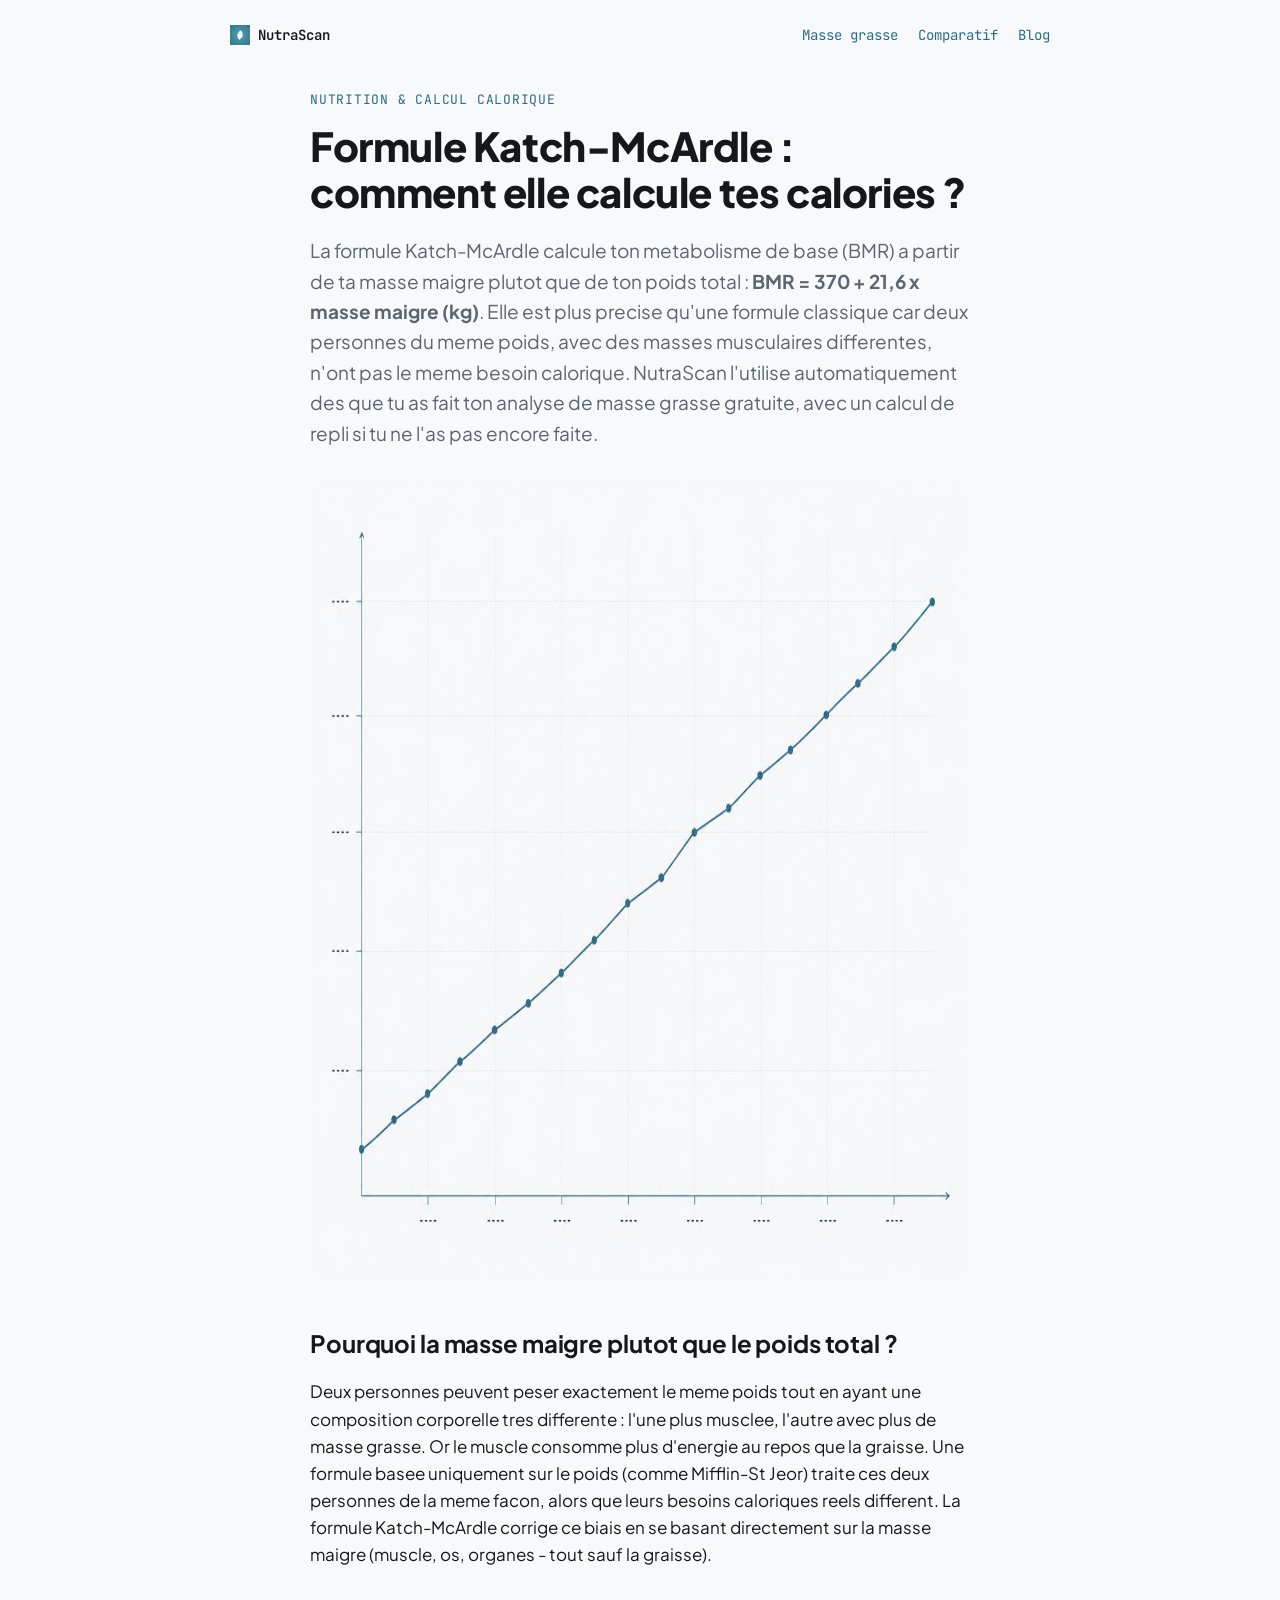
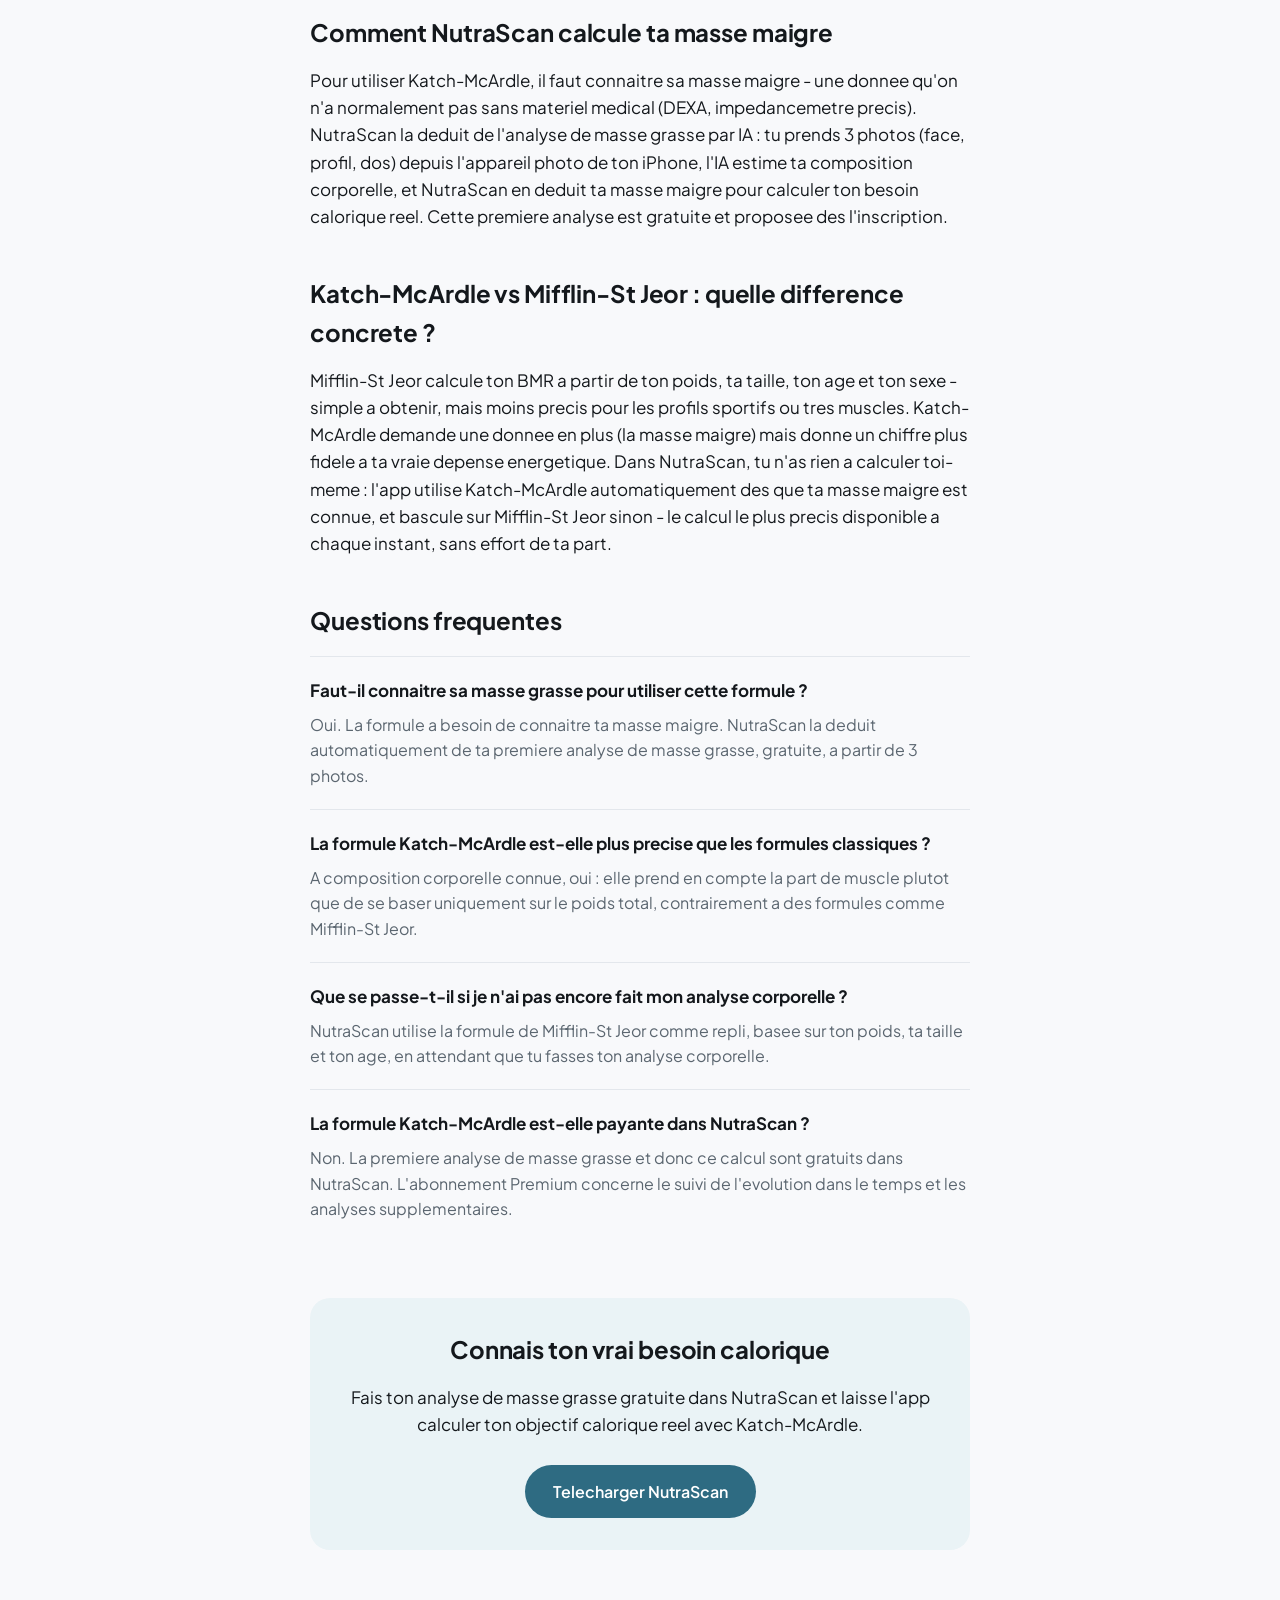
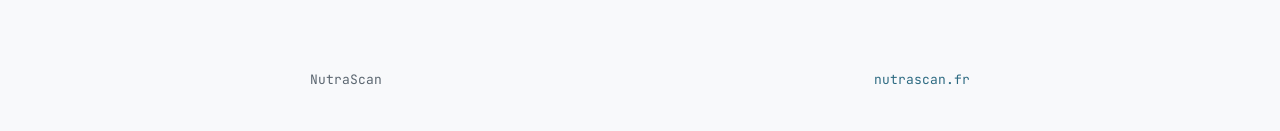
<file: blog/formule-katch-mcardle-calories/index.html>
<!DOCTYPE html>
<html lang="fr" style="color-scheme:light">
<head>
<meta charset="utf-8"/>
<meta name="viewport" content="width=device-width, initial-scale=1"/>
<link rel="stylesheet" href="/assets/blog.css"/>
<link rel="stylesheet" href="https://fonts.googleapis.com/css2?family=Plus+Jakarta+Sans:wght@400;500;600;700;800&family=JetBrains+Mono:wght@400;500;600&display=swap"/>
<title>Formule Katch-McArdle : comment elle calcule tes calories ?</title>
<meta name="author" content="NutraScan"/>
<meta name="theme-color" content="#2E6B82"/>
<meta name="description" content="La formule Katch-McArdle calcule ton besoin calorique à partir de ta masse maigre, pas juste ton poids. Explication simple et comparaison avec Mifflin-St Jeor."/>
<meta property="og:type" content="article"/>
<meta property="og:site_name" content="NutraScan"/>
<meta property="og:locale" content="fr_FR"/>
<meta property="og:title" content="Formule Katch-McArdle : comment elle calcule tes calories ?"/>
<meta property="og:description" content="La formule Katch-McArdle calcule ton besoin calorique à partir de ta masse maigre, pas juste ton poids. Explication simple et comparaison avec Mifflin-St Jeor."/>
<meta property="og:image" content="https://nutrascan.fr/assets/feature-chart.jpg"/>
<meta property="og:url" content="https://nutrascan.fr/blog/formule-katch-mcardle-calories/"/>
<meta name="twitter:card" content="summary_large_image"/>
<meta name="twitter:image" content="https://nutrascan.fr/assets/feature-chart.jpg"/>
<link rel="icon" href="/assets/favicon.ico" sizes="32x32"/>
<link rel="apple-touch-icon" sizes="180x180" href="/assets/apple-touch-icon.png"/>
<link rel="manifest" href="/site.webmanifest"/>
<link rel="canonical" href="https://nutrascan.fr/blog/formule-katch-mcardle-calories/"/>
<script type="application/ld+json">{"@context":"https://schema.org","@type":"Organization","name":"NutraScan","url":"https://nutrascan.fr","logo":"https://nutrascan.fr/assets/logo-mark.png","email":"support@nutrascan.app","sameAs":["https://apps.apple.com/app/id6782119151"]}</script>
<script type="application/ld+json">{"@context":"https://schema.org","@type":"Article","headline":"Formule Katch-McArdle : comment elle calcule tes calories ?","description":"La formule Katch-McArdle calcule ton besoin calorique à partir de ta masse maigre, pas juste ton poids.","image":"https://nutrascan.fr/assets/feature-chart.jpg","datePublished":"2026-08-06","author":{"@type":"Organization","name":"NutraScan"},"publisher":{"@type":"Organization","name":"NutraScan","logo":{"@type":"ImageObject","url":"https://nutrascan.fr/assets/logo-mark.png"}},"mainEntityOfPage":"https://nutrascan.fr/blog/formule-katch-mcardle-calories/"}</script>
<script type="application/ld+json">{"@context":"https://schema.org","@type":"FAQPage","mainEntity":[{"@type":"Question","name":"Faut-il connaitre sa masse grasse pour utiliser cette formule ?","acceptedAnswer":{"@type":"Answer","text":"Oui. La formule a besoin de connaitre ta masse maigre. NutraScan la deduit automatiquement de ta premiere analyse de masse grasse, gratuite, a partir de 3 photos."}},{"@type":"Question","name":"La formule Katch-McArdle est-elle plus precise que les formules classiques ?","acceptedAnswer":{"@type":"Answer","text":"A composition corporelle connue, oui : elle prend en compte la part de muscle plutot que de se baser uniquement sur le poids total, contrairement a des formules comme Mifflin-St Jeor."}},{"@type":"Question","name":"Que se passe-t-il si je n'ai pas encore fait mon analyse corporelle ?","acceptedAnswer":{"@type":"Answer","text":"NutraScan utilise la formule de Mifflin-St Jeor comme repli, basee sur ton poids, ta taille et ton age, en attendant que tu fasses ton analyse corporelle."}},{"@type":"Question","name":"La formule Katch-McArdle est-elle payante dans NutraScan ?","acceptedAnswer":{"@type":"Answer","text":"Non. La premiere analyse de masse grasse et donc ce calcul sont gratuits dans NutraScan. L'abonnement Premium concerne le suivi de l'evolution dans le temps et les analyses supplementaires."}}]}</script>
</head>
<body class="ns-blog">
<header class="ns-nav">
  <a class="ns-brand" href="/"><img src="/assets/favicon-32.png" width="20" height="20" alt=""/> NutraScan</a>
  <nav>
    <a href="/analyse-masse-grasse-ia/">Masse grasse</a>
    <a href="/comparatif-app-calories/">Comparatif</a>
    <a href="/blog/">Blog</a>
  </nav>
</header>
<main>
  <p class="ns-eyebrow">Nutrition &amp; calcul calorique</p>
  <h1>Formule Katch-McArdle : comment elle calcule tes calories ?</h1>
  <p class="ns-lead">La formule Katch-McArdle calcule ton metabolisme de base (BMR) a partir de ta masse maigre plutot que de ton poids total : <strong>BMR = 370 + 21,6 x masse maigre (kg)</strong>. Elle est plus precise qu'une formule classique car deux personnes du meme poids, avec des masses musculaires differentes, n'ont pas le meme besoin calorique. NutraScan l'utilise automatiquement des que tu as fait ton analyse de masse grasse gratuite, avec un calcul de repli si tu ne l'as pas encore faite.</p>

  <figure class="ns-hero-img">
    <img src="/assets/feature-chart.jpg" alt="Suivi de l'evolution des calories et de la masse grasse dans NutraScan" width="1200" height="800"/>
  </figure>

  <h2>Pourquoi la masse maigre plutot que le poids total ?</h2>
  <p>Deux personnes peuvent peser exactement le meme poids tout en ayant une composition corporelle tres differente : l'une plus musclee, l'autre avec plus de masse grasse. Or le muscle consomme plus d'energie au repos que la graisse. Une formule basee uniquement sur le poids (comme Mifflin-St Jeor) traite ces deux personnes de la meme facon, alors que leurs besoins caloriques reels different. La formule Katch-McArdle corrige ce biais en se basant directement sur la masse maigre (muscle, os, organes - tout sauf la graisse).</p>

  <h2>Comment NutraScan calcule ta masse maigre</h2>
  <p>Pour utiliser Katch-McArdle, il faut connaitre sa masse maigre - une donnee qu'on n'a normalement pas sans materiel medical (DEXA, impedancemetre precis). NutraScan la deduit de l'analyse de masse grasse par IA : tu prends 3 photos (face, profil, dos) depuis l'appareil photo de ton iPhone, l'IA estime ta composition corporelle, et NutraScan en deduit ta masse maigre pour calculer ton besoin calorique reel. Cette premiere analyse est gratuite et proposee des l'inscription.</p>

  <h2>Katch-McArdle vs Mifflin-St Jeor : quelle difference concrete ?</h2>
  <p>Mifflin-St Jeor calcule ton BMR a partir de ton poids, ta taille, ton age et ton sexe - simple a obtenir, mais moins precis pour les profils sportifs ou tres muscles. Katch-McArdle demande une donnee en plus (la masse maigre) mais donne un chiffre plus fidele a ta vraie depense energetique. Dans NutraScan, tu n'as rien a calculer toi-meme : l'app utilise Katch-McArdle automatiquement des que ta masse maigre est connue, et bascule sur Mifflin-St Jeor sinon - le calcul le plus precis disponible a chaque instant, sans effort de ta part.</p>

  <div class="ns-faq">
    <h2>Questions frequentes</h2>
    <div class="ns-faq-item">
      <h3>Faut-il connaitre sa masse grasse pour utiliser cette formule ?</h3>
      <p>Oui. La formule a besoin de connaitre ta masse maigre. NutraScan la deduit automatiquement de ta premiere analyse de masse grasse, gratuite, a partir de 3 photos.</p>
    </div>
    <div class="ns-faq-item">
      <h3>La formule Katch-McArdle est-elle plus precise que les formules classiques ?</h3>
      <p>A composition corporelle connue, oui : elle prend en compte la part de muscle plutot que de se baser uniquement sur le poids total, contrairement a des formules comme Mifflin-St Jeor.</p>
    </div>
    <div class="ns-faq-item">
      <h3>Que se passe-t-il si je n'ai pas encore fait mon analyse corporelle ?</h3>
      <p>NutraScan utilise la formule de Mifflin-St Jeor comme repli, basee sur ton poids, ta taille et ton age, en attendant que tu fasses ton analyse corporelle.</p>
    </div>
    <div class="ns-faq-item">
      <h3>La formule Katch-McArdle est-elle payante dans NutraScan ?</h3>
      <p>Non. La premiere analyse de masse grasse et donc ce calcul sont gratuits dans NutraScan. L'abonnement Premium concerne le suivi de l'evolution dans le temps et les analyses supplementaires.</p>
    </div>
  </div>

  <div class="ns-cta">
    <h2>Connais ton vrai besoin calorique</h2>
    <p>Fais ton analyse de masse grasse gratuite dans NutraScan et laisse l'app calculer ton objectif calorique reel avec Katch-McArdle.</p>
    <a class="ns-btn" href="https://apps.apple.com/app/id6782119151">Telecharger NutraScan</a>
  </div>
</main>
<footer class="ns-footer">
  <span>NutraScan</span>
  <a href="/">nutrascan.fr</a>
</footer>
</body>
</html>
</file>
<file: assets/styles-DyhoSyKI.css>
@layer properties{@supports (((-webkit-hyphens:none)) and (not (margin-trim:inline))) or ((-moz-orient:inline) and (not (color:rgb(from red r g b)))){*,:before,:after,::backdrop{--tw-shadow:0 0 #0000;--tw-shadow-color:initial;--tw-shadow-alpha:100%;--tw-inset-shadow:0 0 #0000;--tw-inset-shadow-color:initial;--tw-inset-shadow-alpha:100%;--tw-ring-color:initial;--tw-ring-shadow:0 0 #0000;--tw-inset-ring-color:initial;--tw-inset-ring-shadow:0 0 #0000;--tw-ring-inset:initial;--tw-ring-offset-width:0px;--tw-ring-offset-color:#fff;--tw-ring-offset-shadow:0 0 #0000;--tw-translate-x:0;--tw-translate-y:0;--tw-translate-z:0;--tw-scale-x:1;--tw-scale-y:1;--tw-scale-z:1;--tw-rotate-x:initial;--tw-rotate-y:initial;--tw-rotate-z:initial;--tw-skew-x:initial;--tw-skew-y:initial;--tw-space-y-reverse:0;--tw-space-x-reverse:0;--tw-divide-y-reverse:0;--tw-border-style:solid;--tw-gradient-position:initial;--tw-gradient-from:#0000;--tw-gradient-via:#0000;--tw-gradient-to:#0000;--tw-gradient-stops:initial;--tw-gradient-via-stops:initial;--tw-gradient-from-position:0%;--tw-gradient-via-position:50%;--tw-gradient-to-position:100%;--tw-leading:initial;--tw-font-weight:initial;--tw-tracking:initial;--tw-ordinal:initial;--tw-slashed-zero:initial;--tw-numeric-figure:initial;--tw-numeric-spacing:initial;--tw-numeric-fraction:initial;--tw-outline-style:solid;--tw-blur:initial;--tw-brightness:initial;--tw-contrast:initial;--tw-grayscale:initial;--tw-hue-rotate:initial;--tw-invert:initial;--tw-opacity:initial;--tw-saturate:initial;--tw-sepia:initial;--tw-drop-shadow:initial;--tw-drop-shadow-color:initial;--tw-drop-shadow-alpha:100%;--tw-drop-shadow-size:initial;--tw-backdrop-blur:initial;--tw-backdrop-brightness:initial;--tw-backdrop-contrast:initial;--tw-backdrop-grayscale:initial;--tw-backdrop-hue-rotate:initial;--tw-backdrop-invert:initial;--tw-backdrop-opacity:initial;--tw-backdrop-saturate:initial;--tw-backdrop-sepia:initial;--tw-duration:initial;--tw-ease:initial;--tw-content:"";--tw-animation-delay:0s;--tw-animation-direction:normal;--tw-animation-duration:initial;--tw-animation-fill-mode:none;--tw-animation-iteration-count:1;--tw-enter-blur:0;--tw-enter-opacity:1;--tw-enter-rotate:0;--tw-enter-scale:1;--tw-enter-translate-x:0;--tw-enter-translate-y:0;--tw-exit-blur:0;--tw-exit-opacity:1;--tw-exit-rotate:0;--tw-exit-scale:1;--tw-exit-translate-x:0;--tw-exit-translate-y:0}}}@layer reset;@layer theme{:root,:host{--font-sans:"Plus Jakarta Sans", ui-sans-serif, system-ui, sans-serif;--font-mono:"JetBrains Mono", ui-monospace, monospace;--color-black:#000;--color-white:#fff;--spacing:.25rem;--container-sm:24rem;--container-md:28rem;--container-lg:32rem;--container-xl:36rem;--container-2xl:42rem;--container-3xl:48rem;--container-6xl:72rem;--container-7xl:80rem;--text-xs:.75rem;--text-xs--line-height:calc(1 / .75);--text-sm:.875rem;--text-sm--line-height:calc(1.25 / .875);--text-base:1rem;--text-base--line-height: 1.5 ;--text-lg:1.125rem;--text-lg--line-height:calc(1.75 / 1.125);--text-xl:1.25rem;--text-xl--line-height:calc(1.75 / 1.25);--text-2xl:1.5rem;--text-2xl--line-height:calc(2 / 1.5);--text-3xl:1.875rem;--text-3xl--line-height: 1.2 ;--text-4xl:2.25rem;--text-4xl--line-height:calc(2.5 / 2.25);--text-5xl:3rem;--text-5xl--line-height:1;--text-6xl:3.75rem;--text-6xl--line-height:1;--font-weight-light:300;--font-weight-normal:400;--font-weight-medium:500;--font-weight-semibold:600;--font-weight-bold:700;--font-weight-extrabold:800;--tracking-tight:-.025em;--tracking-wide:.025em;--tracking-widest:.1em;--leading-tight:1.25;--leading-relaxed:1.625;--ease-out:cubic-bezier(0, 0, .2, 1);--ease-in-out:cubic-bezier(.4, 0, .2, 1);--animate-pulse:pulse 2s cubic-bezier(.4, 0, .6, 1) infinite;--blur-sm:8px;--blur-md:12px;--blur-3xl:64px;--aspect-video:16 / 9;--default-transition-duration:.15s;--default-transition-timing-function:cubic-bezier(.4, 0, .2, 1);--default-font-family:var(--font-sans);--default-mono-font-family:var(--font-mono);--border-width-q-hairline:var(--hf-border-width-hairline);--border-width-q-thin:var(--hf-border-width-thin);--border-width-q-medium:var(--hf-border-width-medium);--border-width-q-thick:var(--hf-border-width-thick);--radius-q-0:var(--hf-radius-0);--radius-q-100:var(--hf-radius-100);--radius-q-150:var(--hf-radius-150);--radius-q-200:var(--hf-radius-200);--radius-q-250:var(--hf-radius-250);--radius-q-300:var(--hf-radius-300);--radius-q-400:var(--hf-radius-400);--radius-q-500:var(--hf-radius-500);--radius-q-600:var(--hf-radius-600);--radius-q-full:var(--hf-radius-full);--spacing-q-100:var(--hf-space-100);--spacing-q-150:var(--hf-space-150);--spacing-q-200:var(--hf-space-200);--spacing-q-500:var(--hf-space-500);--spacing-q-600:var(--hf-space-600);--spacing-q-800:var(--hf-space-800);--spacing-q-1000:var(--hf-space-1000);--spacing-q-1200:var(--hf-space-1200);--spacing-q-1400:var(--hf-space-1400);--z-index-q-modal:var(--hf-z-index-modal);--size-q-icon-xs:var(--hf-icon-xs);--opacity-q-disabled:var(--hf-opacity-disabled);--color-border:var(--hf-color-border-default);--color-ns-bg:#f8f9fb;--color-ns-ink:#14181c;--color-ns-accent-soft:#6fa8c1}}@layer base{*,:after,:before,::backdrop{box-sizing:border-box;border:0 solid;margin:0;padding:0}::file-selector-button{box-sizing:border-box;border:0 solid;margin:0;padding:0}html,:host{-webkit-text-size-adjust:100%;tab-size:4;line-height:1.5;font-family:var(--default-font-family,ui-sans-serif, system-ui, sans-serif, "Apple Color Emoji", "Segoe UI Emoji", "Segoe UI Symbol", "Noto Color Emoji");font-feature-settings:var(--default-font-feature-settings,normal);font-variation-settings:var(--default-font-variation-settings,normal);-webkit-tap-highlight-color:transparent}hr{height:0;color:inherit;border-top-width:1px}abbr:where([title]){-webkit-text-decoration:underline dotted;text-decoration:underline dotted}h1,h2,h3,h4,h5,h6{font-size:inherit;font-weight:inherit}a{color:inherit;-webkit-text-decoration:inherit;text-decoration:inherit}b,strong{font-weight:bolder}code,kbd,samp,pre{font-family:var(--default-mono-font-family,ui-monospace, SFMono-Regular, Menlo, Monaco, Consolas, "Liberation Mono", "Courier New", monospace);font-feature-settings:var(--default-mono-font-feature-settings,normal);font-variation-settings:var(--default-mono-font-variation-settings,normal);font-size:1em}small{font-size:80%}sub,sup{vertical-align:baseline;font-size:75%;line-height:0;position:relative}sub{bottom:-.25em}sup{top:-.5em}table{text-indent:0;border-color:inherit;border-collapse:collapse}:-moz-focusring{outline:auto}progress{vertical-align:baseline}summary{display:list-item}ol,ul,menu{list-style:none}img,svg,video,canvas,audio,iframe,embed,object{vertical-align:middle;display:block}img,video{max-width:100%;height:auto}button,input,select,optgroup,textarea{font:inherit;font-feature-settings:inherit;font-variation-settings:inherit;letter-spacing:inherit;color:inherit;opacity:1;background-color:#0000;border-radius:0}::file-selector-button{font:inherit;font-feature-settings:inherit;font-variation-settings:inherit;letter-spacing:inherit;color:inherit;opacity:1;background-color:#0000;border-radius:0}:where(select:is([multiple],[size])) optgroup{font-weight:bolder}:where(select:is([multiple],[size])) optgroup option{padding-inline-start:20px}::file-selector-button{margin-inline-end:4px}::placeholder{opacity:1}@supports (not ((-webkit-appearance:-apple-pay-button))) or (contain-intrinsic-size:1px){::placeholder{color:currentColor}@supports (color:color-mix(in lab,red,red)){::placeholder{color:color-mix(in oklab,currentcolor 50%,transparent)}}}textarea{resize:vertical}::-webkit-search-decoration{-webkit-appearance:none}::-webkit-date-and-time-value{min-height:1lh;text-align:inherit}::-webkit-datetime-edit{display:inline-flex}::-webkit-datetime-edit-fields-wrapper{padding:0}::-webkit-datetime-edit{padding-block:0}::-webkit-datetime-edit-year-field{padding-block:0}::-webkit-datetime-edit-month-field{padding-block:0}::-webkit-datetime-edit-day-field{padding-block:0}::-webkit-datetime-edit-hour-field{padding-block:0}::-webkit-datetime-edit-minute-field{padding-block:0}::-webkit-datetime-edit-second-field{padding-block:0}::-webkit-datetime-edit-millisecond-field{padding-block:0}::-webkit-datetime-edit-meridiem-field{padding-block:0}::-webkit-calendar-picker-indicator{line-height:1}:-moz-ui-invalid{box-shadow:none}button,input:where([type=button],[type=reset],[type=submit]){appearance:button}::file-selector-button{appearance:button}::-webkit-inner-spin-button{height:auto}::-webkit-outer-spin-button{height:auto}[hidden]:where(:not([hidden=until-found])){display:none!important}html{background-color:var(--hf-color-background-primary);color:var(--hf-color-text-primary);color-scheme:dark}body{background-color:var(--hf-color-background-primary);min-height:100vh;color:var(--hf-color-text-primary);font-family:var(--hf-type-family-secondary)}*{border-color:var(--hf-color-border-default)}html:has(body.ns-page){background-color:var(--color-ns-bg);color:var(--color-ns-ink);color-scheme:light}body.ns-page{background-color:var(--color-ns-bg);color:var(--color-ns-ink);font-family:var(--font-sans)}body.ns-page *{border-color:#14181c1a}@supports (color:color-mix(in lab,red,red)){body.ns-page *{border-color:color-mix(in srgb,var(--color-ns-ink) 10%,transparent)}}}@layer components;@layer utilities{.q-dot-glow{position:relative}.q-dot-glow:before{content:"";inset:var(--hf-space-0);z-index:-1;border-radius:var(--hf-radius-full);filter:blur(var(--hf-space-050));pointer-events:none;will-change:transform,opacity;background-color:currentColor;animation:2.4s ease-in-out infinite q-dot-glow;position:absolute}.q-dot-pulse{position:relative}.q-dot-pulse:before,.q-dot-pulse:after{content:"";inset:var(--hf-space-0);z-index:-1;border-radius:var(--hf-radius-full);pointer-events:none;will-change:transform,opacity;animation:q-dot-pulse 2s var(--hf-ease-out) infinite;background-color:currentColor;position:absolute}.q-dot-pulse:after{animation-delay:var(--hf-duration-1000)}.q-vault-viewport{inset:var(--hf-space-0);z-index:var(--hf-z-index-modal);pointer-events:none;position:fixed}.q-vault-viewport>*{pointer-events:auto}.q-generation-card-generating{inset:var(--hf-space-0);border-radius:inherit;pointer-events:none;position:absolute;overflow:hidden}.q-icon-tile-gradient{border:var(--hf-border-width-thin) solid #c5c5c53d;color:#fff;box-shadow:0 4px 2px #00000014,inset 0 2px 4px #ffffff3d}.q-icon-tile-gradient:before,.q-icon-tile-gradient:after{content:"";pointer-events:none;position:absolute;inset:0}.q-icon-tile-gradient:before{mix-blend-mode:overlay;background-image:linear-gradient(#fff3,#0000)}.q-icon-tile-gradient:after{mix-blend-mode:hard-light;background-image:linear-gradient(#ffffff52,#0000)}.q-prompt-box-upload-filled:after{content:"";background-image:linear-gradient(to top,var(--hf-color-transparent-dark-60),transparent 60%);pointer-events:none;position:absolute;inset:0}.q-glass{--q-glass-blur:var(--hf-space-1000);--q-glass-saturate:1.6;--q-glass-radius:var(--hf-radius-600);--q-glass-sheen-height:50%;--q-glass-sheen-color:var(--hf-color-transparent-light-15);box-sizing:border-box;min-width:var(--hf-space-0);isolation:isolate;border-radius:var(--q-glass-radius);background-color:var(--hf-color-background-glass);color:var(--hf-color-text-primary);-webkit-backdrop-filter:blur(var(--q-glass-blur)) saturate(var(--q-glass-saturate));backdrop-filter:blur(var(--q-glass-blur)) saturate(var(--q-glass-saturate));box-shadow:inset var(--hf-border-width-thin) var(--hf-border-width-thin) var(--hf-space-0) var(--hf-color-transparent-light-20),inset calc(-1 * var(--hf-border-width-thin)) calc(-1 * var(--hf-border-width-thin)) var(--hf-space-0) var(--hf-color-transparent-dark-15);transition-property:box-shadow,transform,background-color;transition-duration:var(--hf-duration-normal);transition-timing-function:var(--hf-ease-out);flex-direction:column;display:flex;position:relative;overflow:clip}.q-glass:before{content:"";inset-block-start:var(--hf-space-0);inset-inline:var(--hf-space-0);height:var(--q-glass-sheen-height);pointer-events:none;z-index:-1;background-image:linear-gradient(to bottom,var(--q-glass-sheen-color),transparent);position:absolute}.q-sonner-viewport{z-index:var(--hf-z-index-toast);width:min(var(--q-sonner-width),calc(100vw - var(--hf-space-800)));pointer-events:none;position:fixed}.q-sonner-viewport>*{pointer-events:auto}.q-sonner-viewport[data-position$=-right]{right:var(--hf-space-400)}.q-sonner-viewport[data-position$=-left]{left:var(--hf-space-400)}.q-sonner-viewport[data-position$=-center]{left:50%;transform:translate(-50%)}.q-sonner-viewport[data-position^=top]{top:var(--hf-space-400)}.q-sonner-viewport[data-position^=bottom]{bottom:var(--hf-space-400)}.q-tabs-indicator{box-sizing:border-box;bottom:auto;left:var(--active-tab-left);pointer-events:none;top:var(--active-tab-top);transition-duration:var(--q-tabs-transition-duration);transition-property:background,background-color,border-color,border-radius,box-shadow,height,left,top,width;transition-timing-function:var(--q-tabs-transition-ease);will-change:height,left,top,width;z-index:0;position:absolute}.q-vault{z-index:var(--hf-z-index-modal);background-color:var(--hf-color-background-glass);-webkit-backdrop-filter:blur(var(--hf-space-1000));backdrop-filter:blur(var(--hf-space-1000));border:var(--hf-border-width-thin) solid var(--hf-color-border-subtle);color:var(--hf-color-text-primary);box-shadow:inset 0 var(--hf-space-050) 3px var(--hf-color-transparent-light-05),0 var(--hf-space-100) var(--hf-space-600) calc(-1 * var(--hf-space-200)) var(--hf-color-transparent-dark-15);transition:transform calc(var(--hf-duration-400) * var(--drawer-swipe-strength,1)) var(--hf-ease-emphasized);flex-direction:column;display:flex;position:fixed}.q-vault[data-swiping]{transition:none}.q-vault:after{content:"";background-color:var(--hf-color-background-glass);-webkit-backdrop-filter:blur(var(--hf-space-1000));backdrop-filter:blur(var(--hf-space-1000));pointer-events:none;position:absolute}.q-prompt-box-generate{justify-content:center;align-self:stretch;align-items:center;gap:var(--hf-space-150);width:var(--q-prompt-box-generate-width);padding:var(--hf-space-500) var(--hf-space-500) var(--hf-space-600);border-radius:var(--hf-radius-300);color:var(--hf-color-text-inverse);cursor:pointer;background-image:linear-gradient(191deg,#ffff1400 12.7%,#ffff14 75.8%),linear-gradient(90deg,#d1fe17 0% 100%);outline:none;flex-direction:column;flex-shrink:0;transition-property:filter,box-shadow;display:flex;position:relative;overflow:clip;box-shadow:inset 0 -3px #00000052,0 32px 24px #00000026,0 6px 4px #00000040}.q-prompt-box-generate:hover{filter:brightness(1.04)}.q-prompt-box-generate:focus-visible{box-shadow:0 0 0 var(--hf-border-width-thick) var(--hf-color-background-primary),0 0 0 var(--hf-space-100) var(--hf-color-border-focus)}.q-prompt-box-generate:disabled,.q-prompt-box-generate[data-disabled]{pointer-events:none;opacity:var(--hf-opacity-disabled)}.q-media-overlay{justify-content:center;align-items:center;gap:var(--hf-space-200);pointer-events:none;display:flex;position:absolute}.q-media-overlay>*{pointer-events:auto}.q-nav-positioner{z-index:var(--hf-z-index-popover)}.q-nav-positioner[data-anchor-hidden]{opacity:0;pointer-events:none}.q-media-card-action{align-items:center;gap:var(--hf-space-150);height:var(--hf-space-700);padding:var(--hf-space-150) var(--hf-space-250);border:var(--hf-border-width-thin) solid var(--hf-color-border-default);border-radius:var(--hf-radius-250);background-color:var(--hf-color-transparent-dark-30);-webkit-backdrop-filter:blur(var(--hf-space-300));backdrop-filter:blur(var(--hf-space-300));color:var(--hf-color-text-primary);box-shadow:var(--hf-shadow-sheen),0 var(--hf-space-050) var(--hf-space-100) 0 var(--hf-color-transparent-dark-12);cursor:pointer;white-space:nowrap;font-family:var(--hf-type-family-secondary);font-size:var(--hf-type-size-100);font-weight:var(--hf-type-weight-semi-bold);line-height:var(--hf-type-line-height-300);letter-spacing:var(--hf-type-letter-spacing-none);outline:none;transition-property:background-color,background-image,border-color,box-shadow;display:inline-flex}.q-media-card-action:focus-visible{box-shadow:0 0 0 var(--hf-border-width-thick) var(--hf-color-background-primary),0 0 0 var(--hf-space-100) var(--hf-color-border-focus)}.q-media-card-action:hover{background-image:linear-gradient(var(--hf-color-transparent-light-20),var(--hf-color-transparent-light-20))}.q-media-card-action:disabled{pointer-events:none;opacity:var(--hf-opacity-disabled)}.q-media-card-action svg{width:var(--hf-icon-sm);height:var(--hf-icon-sm);flex-shrink:0}.q-prompt-box-mode{justify-content:center;align-items:center;gap:var(--hf-space-100);width:100%;height:3.125rem;padding:var(--hf-space-150) var(--hf-space-300);border-radius:var(--hf-radius-400);color:var(--hf-color-text-secondary);cursor:pointer;background-color:#0000;outline:none;flex-direction:column;transition-property:background-color,background-image,color,box-shadow;display:flex}.q-prompt-box-mode:hover{background-image:linear-gradient(var(--hf-color-overlay-hover),var(--hf-color-overlay-hover))}.q-prompt-box-mode:focus-visible{box-shadow:0 0 0 var(--hf-border-width-thick) var(--hf-color-background-primary),0 0 0 var(--hf-space-100) var(--hf-color-border-focus)}.q-prompt-box-mode:disabled,.q-prompt-box-mode[data-disabled]{pointer-events:none;opacity:var(--hf-opacity-disabled)}.q-prompt-box-pill{justify-content:center;align-items:center;gap:var(--hf-space-100);height:1.75rem;padding-inline:var(--hf-space-200);border-radius:var(--hf-radius-200);background-color:var(--hf-color-transparent-light-05);color:var(--hf-color-text-primary);cursor:pointer;font-family:var(--hf-type-family-secondary);font-size:var(--hf-type-size-100);font-weight:var(--hf-type-weight-medium);line-height:var(--hf-type-line-height-300);letter-spacing:var(--hf-type-letter-spacing-none);outline:none;flex-shrink:0;transition-property:background-color,background-image,box-shadow;display:inline-flex}.q-prompt-box-pill:hover{background-image:linear-gradient(var(--hf-color-overlay-hover),var(--hf-color-overlay-hover))}.q-prompt-box-pill:focus-visible{box-shadow:0 0 0 var(--hf-border-width-thick) var(--hf-color-background-primary),0 0 0 var(--hf-space-100) var(--hf-color-border-focus)}.q-prompt-box-pill[data-popup-open]{background-image:linear-gradient(var(--hf-color-overlay-hover),var(--hf-color-overlay-hover))}.q-prompt-box-pill:disabled,.q-prompt-box-pill[data-disabled]{pointer-events:none;opacity:var(--hf-opacity-disabled)}.q-setting-trigger{align-items:center;gap:var(--hf-space-200);width:100%;min-width:var(--hf-space-0);padding:var(--hf-space-200) var(--hf-space-300);border:var(--hf-border-width-thin) solid var(--hf-color-border-subtle);border-radius:var(--hf-radius-300);background-color:var(--hf-color-overlay-dim-soft);text-align:start;cursor:pointer;outline:none;transition-property:background-color,background-image,border-color,box-shadow;display:flex}.q-setting-trigger:hover{background-image:linear-gradient(var(--hf-color-overlay-hover),var(--hf-color-overlay-hover))}.q-setting-trigger:focus-visible{box-shadow:0 0 0 var(--hf-border-width-thick) var(--hf-color-background-primary),0 0 0 var(--hf-space-100) var(--hf-color-border-focus)}.q-setting-trigger:disabled,.q-setting-trigger[data-disabled]{pointer-events:none;opacity:var(--hf-opacity-disabled)}.q-button{text-align:center;text-overflow:ellipsis;white-space:nowrap;-webkit-user-select:none;user-select:none;cursor:pointer;--tw-outline-style:none;max-width:100%;transition-property:color,background-color,background-image,border-color,box-shadow;transition-timing-function:var(--tw-ease,var(--default-transition-timing-function));transition-duration:var(--tw-duration,var(--default-transition-duration));outline-style:none;grid-auto-flow:column;place-content:center;align-items:center;display:inline-grid;overflow:hidden}.q-button:focus-visible{box-shadow:0 0 0 var(--hf-border-width-thick) var(--hf-color-background-primary),0 0 0 var(--hf-space-100) var(--hf-color-border-focus)}.q-button:disabled{pointer-events:none;opacity:.5}.q-toggle{cursor:pointer;border-radius:var(--radius-q-300);color:var(--hf-color-text-secondary);--tw-outline-style:none;-webkit-user-select:none;user-select:none;transition-property:color,background-color,border-color,outline-color,text-decoration-color,fill,stroke,--tw-gradient-from,--tw-gradient-via,--tw-gradient-to;transition-timing-function:var(--tw-ease,var(--default-transition-timing-function));transition-duration:var(--tw-duration,var(--default-transition-duration));background-color:#0000;outline-style:none;flex-shrink:0;justify-content:center;align-items:center;display:inline-flex}.q-toggle:hover{background-color:var(--hf-color-overlay-hover)}.q-toggle[data-pressed]{background-color:var(--q-tint)}@supports (color:color-mix(in lab,red,red)){.q-toggle[data-pressed]{background-color:color-mix(in oklch,var(--q-tint) 10%,transparent)}}.q-toggle[data-pressed]{color:var(--q-tint)}.q-toggle:focus-visible{--tw-ring-shadow:var(--tw-ring-inset,) 0 0 0 calc(2px + var(--tw-ring-offset-width)) var(--tw-ring-color,currentcolor);box-shadow:var(--tw-inset-shadow),var(--tw-inset-ring-shadow),var(--tw-ring-offset-shadow),var(--tw-ring-shadow),var(--tw-shadow);--tw-ring-color:var(--q-tint)}@supports (color:color-mix(in lab,red,red)){.q-toggle:focus-visible{--tw-ring-color:color-mix(in oklch, var(--q-tint) 40%, transparent)}}.q-toggle[data-disabled]{pointer-events:none;opacity:var(--opacity-q-disabled)}.q-nav-item{align-items:center;gap:var(--hf-space-100);padding:var(--hf-space-100) var(--hf-space-200);border-radius:var(--hf-radius-200);color:var(--hf-color-text-tertiary);font-family:var(--hf-type-family-secondary);font-size:var(--hf-type-size-200);font-weight:var(--hf-type-weight-medium);line-height:var(--hf-type-line-height-500);letter-spacing:var(--hf-type-letter-spacing-loose);white-space:nowrap;cursor:pointer;-webkit-user-select:none;user-select:none;transition:background-color var(--hf-duration-150) ease,color var(--hf-duration-150) ease;background-color:#0000;text-decoration:none;display:inline-flex}.q-nav-item:hover,.q-nav-item[data-popup-open]{background-color:var(--hf-color-overlay-hover);color:var(--hf-color-text-primary)}.q-nav-item[data-active],.q-nav-item[aria-current=page]{color:var(--hf-color-text-primary)}.q-nav-item[data-disabled]{color:var(--hf-color-text-disabled);pointer-events:none}.pointer-events-auto{pointer-events:auto}.pointer-events-none{pointer-events:none}.collapse{visibility:collapse}.invisible{visibility:hidden}.visible{visibility:visible}.q-sidebar-collaborator-avatar{z-index:2;border-radius:var(--hf-radius-full);width:1.125rem;height:1.125rem;flex:none;margin-inline-end:calc(-1 * var(--hf-space-050));display:inline-flex;position:relative;overflow:hidden}.q-sidebar-collaborator-avatar>img{object-fit:cover;width:122.22%;height:122.22%;position:absolute;inset:-11.11%}.q-modal-backdrop{inset:var(--hf-space-0);z-index:var(--hf-z-index-overlay);background-color:var(--hf-color-overlay-scrim);transition-property:opacity;transition-duration:var(--hf-duration-normal);transition-timing-function:var(--hf-ease-out);position:fixed}.q-modal-backdrop[data-starting-style],.q-modal-backdrop[data-ending-style]{opacity:0}.q-vault-backdrop{inset:var(--hf-space-0);z-index:var(--hf-z-index-overlay);background-color:var(--hf-color-overlay-scrim);opacity:calc(1 - var(--drawer-swipe-progress,0));transition:opacity var(--hf-duration-400) var(--hf-ease-emphasized);position:fixed}.q-vault-backdrop[data-starting-style],.q-vault-backdrop[data-ending-style]{opacity:0}.q-sidebar-project-thumb{width:var(--hf-space-600);height:var(--hf-space-600);border-radius:var(--hf-radius-200);color:var(--hf-color-icon-secondary);flex:none;justify-content:center;align-items:center;display:inline-flex;position:relative;overflow:visible}.q-sidebar-project-thumb>img,.q-sidebar-project-thumb>.q-sidebar-project-thumb-fallback{inset:var(--hf-space-0);border-radius:inherit;background-color:var(--hf-color-transparent-light-05);object-fit:cover;width:100%;height:100%;box-shadow:0 var(--hf-space-050) var(--hf-border-width-medium) calc(-1 * var(--hf-space-050)) var(--hf-color-shadow-sm),inset 0 var(--hf-space-050) var(--hf-space-150) var(--hf-space-0) var(--hf-color-transparent-light-15);-webkit-backdrop-filter:blur(var(--hf-space-300));backdrop-filter:blur(var(--hf-space-300));justify-content:center;align-items:center;display:inline-flex;position:absolute;overflow:hidden}.q-sidebar-project-thumb svg{width:var(--hf-space-600);height:var(--hf-space-600)}.q-media-fallback{justify-content:center;align-items:center;gap:var(--hf-space-200);padding:var(--hf-space-400);background-color:var(--hf-color-background-elevated-start);color:var(--hf-color-text-tertiary);text-align:center;flex-direction:column;display:flex;position:absolute;inset:0}.q-progress-center{inset:var(--hf-space-0);color:var(--hf-color-text-primary);font-family:var(--hf-type-family-secondary);font-size:var(--hf-type-size-100);font-weight:var(--hf-type-weight-medium);line-height:var(--hf-type-line-height-300);letter-spacing:var(--hf-type-letter-spacing-none);place-items:center;display:grid;position:absolute}.q-prompt-box-upload-media{object-fit:cover;width:100%;height:100%;position:absolute;inset:0}.q-command-detail-scroll{inset:var(--hf-space-0);overscroll-behavior:contain;padding:var(--hf-space-300);position:absolute;overflow-y:auto}.q-generation-card-glow{background-image:radial-gradient(120% 100% at 50% 0%,var(--hf-color-brand-primary) 0%,var(--hf-color-brand-primary) 38%,transparent 72%);height:45%;position:absolute;inset-block-start:0;inset-inline:0}@supports (color:color-mix(in lab,red,red)){.q-generation-card-glow{background-image:radial-gradient(120% 100% at 50% 0%,color-mix(in oklab,var(--hf-color-brand-primary) 60%,transparent) 0%,color-mix(in oklab,var(--hf-color-brand-primary) 22%,transparent) 38%,transparent 72%)}}.q-generation-card-glow{animation:q-generation-pulse var(--hf-duration-1400) ease-in-out infinite}.q-virtual-grid-track{inset-block-start:var(--hf-space-0);inset-inline:var(--hf-space-0);will-change:transform;width:100%;position:absolute}.q-progress-fill{inset-block:var(--hf-space-0);left:var(--hf-space-0);border-radius:var(--hf-radius-full);background-color:var(--q-tint);transition:width var(--hf-duration-350) var(--hf-ease-in-out-circ);will-change:width;position:absolute}.q-progress-segment-fill{inset-block:var(--hf-space-0);left:var(--hf-space-0);border-radius:var(--hf-radius-full);background-color:var(--q-tint);transition:width var(--hf-duration-350) var(--hf-ease-in-out-circ);position:absolute}.q-generation-card-status{align-items:center;gap:var(--hf-space-200);padding:var(--hf-space-150) var(--hf-space-400) var(--hf-space-150) var(--hf-space-250);border-radius:var(--hf-radius-full);background-color:var(--hf-color-overlay-hover);-webkit-backdrop-filter:blur(var(--hf-space-300));backdrop-filter:blur(var(--hf-space-300));display:inline-flex;position:absolute;inset-block-start:var(--hf-space-200);inset-inline-start:var(--hf-space-200)}.q-media-card-action-slot{display:inline-flex;position:absolute;inset-block-start:var(--hf-space-400);inset-inline-end:var(--hf-space-400)}.q-sidebar-pin{z-index:1;width:var(--hf-space-500);height:var(--hf-space-500);padding:var(--hf-space-0);border:var(--hf-border-width-none) solid transparent;border-radius:var(--hf-radius-150);color:var(--hf-color-icon-tertiary);cursor:pointer;opacity:0;transform:translateY(-50%) translate(var(--hf-space-100)) scale(.96);transition:opacity var(--hf-duration-150) ease,color var(--hf-duration-150) ease,background-color var(--hf-duration-150) ease,transform var(--hf-duration-150) ease;will-change:opacity,transform;inset-inline-end:var(--hf-space-150);background-color:#0000;justify-content:center;align-items:center;display:inline-flex;position:absolute;top:50%}.q-sidebar-pin:hover{color:var(--hf-color-icon-primary);background-color:var(--hf-color-overlay-hover)}.q-sidebar-pin:focus-visible{opacity:1;box-shadow:inset 0 0 0 var(--hf-border-width-thick) var(--hf-color-border-focus);outline:none}.q-sidebar-pin[data-pinned]{opacity:1;color:var(--hf-color-icon-primary);transform:translateY(-50%) translate(var(--hf-space-0)) scale(1)}.q-sidebar-pin>svg{width:calc(var(--hf-space-300) + var(--hf-space-050));height:calc(var(--hf-space-300) + var(--hf-space-050))}.q-sidebar-action{z-index:1;opacity:1;transition:opacity var(--hf-duration-150) ease,transform var(--hf-duration-150) ease;will-change:opacity,transform;inset-inline-end:var(--hf-space-150);justify-content:center;align-items:center;display:inline-flex;position:absolute;top:50%;transform:translateY(-50%)}.q-modal{z-index:var(--hf-z-index-modal);box-sizing:border-box;gap:var(--hf-space-200);width:min(var(--q-modal-width),calc(100vw - var(--hf-space-800)));max-height:calc(100dvh - var(--hf-space-1600));padding:var(--hf-space-200);background-color:var(--hf-color-background-glass);-webkit-backdrop-filter:blur(var(--hf-space-1000));backdrop-filter:blur(var(--hf-space-1000));border-radius:var(--hf-radius-600);transition-property:opacity,transform;transition-duration:var(--hf-duration-normal);transition-timing-function:var(--hf-ease-out);outline:none;flex-direction:column;display:flex;position:fixed;top:50%;left:50%;overflow:clip;transform:translate(-50%,-50%)}.q-modal[data-starting-style],.q-modal[data-ending-style]{opacity:0;transform:translate(-50%,-50%)scale(.96)}.q-modal[data-ending-style]{transition-duration:var(--hf-duration-150);transition-timing-function:var(--hf-ease-in)}.q-switch-thumb{background-color:var(--q-switch-thumb-bg);border:var(--hf-border-width-none) solid transparent;border-radius:var(--q-switch-thumb-radius);box-shadow:var(--q-switch-thumb-shadow-soft);box-sizing:border-box;height:var(--q-switch-thumb-size);left:var(--q-switch-padding);top:var(--q-switch-padding);transform-origin:0;transition-property:border-color,box-shadow,transform;transition-duration:var(--q-switch-duration-thumb);transition-timing-function:var(--q-switch-ease);width:var(--q-switch-thumb-size);will-change:transform;display:block;position:absolute}.q-avatar-status{position:absolute;top:85.355%;left:85.355%;transform:translate(-50%,-50%)}.q-progress-dot{top:var(--hf-space-0);width:var(--q-progress-dot);height:var(--q-progress-dot);border-radius:var(--hf-radius-full);background-color:var(--hf-color-background-tertiary);transition:background-color var(--hf-duration-slow) ease;position:absolute;transform:translate(-50%)}.q-sonner{--q-sonner-peek:var(--hf-space-250);--q-sonner-gap:.875rem;left:var(--hf-space-0);right:var(--hf-space-0);width:100%;z-index:calc(1000 - var(--toast-index));box-sizing:border-box;align-items:flex-start;gap:var(--hf-space-300);height:var(--toast-frontmost-height);padding:var(--hf-space-300) var(--hf-space-400);border-radius:var(--hf-radius-400);border:var(--hf-border-width-thin) solid var(--hf-color-border-subtle);background-color:var(--hf-color-background-glass);-webkit-backdrop-filter:blur(var(--hf-space-1000));backdrop-filter:blur(var(--hf-space-1000));color:var(--hf-color-text-primary);box-shadow:var(--hf-shadow-overlay);transition-property:transform,opacity,height;transition-duration:var(--hf-duration-400);transition-timing-function:var(--hf-ease-out-quart);display:flex;position:absolute;overflow:hidden}.q-tabs-list{box-sizing:border-box;isolation:isolate;align-items:center;max-width:100%;display:inline-flex;position:relative}.q-tabs-tab{appearance:none;border:var(--hf-border-width-none) solid transparent;box-sizing:border-box;color:var(--q-tabs-tab-fg);cursor:pointer;padding:var(--hf-space-250) var(--hf-space-400);transition-duration:var(--q-tabs-transition-duration);transition-property:background-color,border-color,box-shadow,color,opacity;transition-timing-function:var(--q-tabs-transition-ease);-webkit-user-select:none;user-select:none;white-space:nowrap;z-index:1;background-color:#0000;outline:none;flex-shrink:0;justify-content:center;align-items:center;display:inline-flex;position:relative}.q-tabs-tab svg{color:var(--q-tabs-tab-icon);height:var(--q-tabs-icon-size,var(--hf-icon-sm));width:var(--q-tabs-icon-size,var(--hf-icon-sm));flex-shrink:0}.q-prompt-box-upload-add{z-index:1;width:var(--hf-space-500);height:var(--hf-space-500);border-radius:var(--hf-radius-full);background-color:var(--hf-color-transparent-light-05);-webkit-backdrop-filter:blur(2.5px);backdrop-filter:blur(2.5px);color:var(--hf-color-icon-primary);box-shadow:var(--hf-shadow-raised-sm,0 2px 1.5px -.5px #00000029);justify-content:center;align-items:center;display:inline-flex;position:relative}.q-prompt-box-upload-add svg{width:var(--hf-icon-sm);height:var(--hf-icon-sm)}.q-button-group{max-width:100%;display:inline-flex;position:relative}.q-button-group>.q-button{position:relative}.q-button-group>.q-button:hover,.q-button-group>.q-button:focus-visible{z-index:1}.q-tabs-tab-content{align-items:center;gap:var(--q-tabs-content-gap,var(--hf-space-150));min-width:var(--hf-space-0);padding:var(--hf-space-0) var(--q-tabs-label-padding-x,var(--hf-space-150));text-overflow:ellipsis;z-index:1;justify-content:center;display:inline-flex;position:relative;overflow:hidden}.q-prompt-box-upload-label{z-index:1;text-align:left;color:var(--hf-color-text-primary);text-transform:uppercase;font-family:var(--hf-type-family-grotesk);font-size:var(--hf-type-size-050);font-weight:var(--hf-type-weight-bold);line-height:var(--hf-type-line-height-200);letter-spacing:var(--hf-type-letter-spacing-slight);align-self:flex-start;position:relative}.q-icon-tile-glyph{z-index:1;position:relative}.sr-only{clip-path:inset(50%);white-space:nowrap;border-width:0;width:1px;height:1px;margin:-1px;padding:0;position:absolute;overflow:hidden}.q-checkbox{--q-checkbox-fill:var(--hf-color-icon-accent);--q-checkbox-fg:var(--hf-color-icon-inverse);--q-checkbox-hover-border:var(--hf-color-lime-900);--q-checkbox-focus-ring:var(--hf-color-transparent-lime-20);--q-checkbox-target-size:var(--hf-space-600);--q-checkbox-box-size:var(--hf-space-500);border:var(--hf-border-width-none) solid transparent;box-sizing:border-box;color:var(--q-checkbox-fg);cursor:pointer;height:var(--q-checkbox-target-size);padding:var(--hf-space-0);border-radius:var(--hf-radius-200);vertical-align:top;width:var(--q-checkbox-target-size);background-color:#0000;outline:none;flex-shrink:0;justify-content:center;align-items:center;transition-property:background-color,border-color,box-shadow,color;display:inline-flex;position:relative}.q-radio{--q-radio-fill:var(--hf-color-icon-accent);--q-radio-fg:var(--hf-color-icon-inverse);--q-radio-hover-border:var(--hf-color-lime-900);--q-radio-focus-ring:var(--hf-color-transparent-lime-20);--q-radio-target-size:var(--hf-space-600);--q-radio-box-size:var(--hf-space-500);border:var(--hf-border-width-none) solid transparent;border-radius:var(--hf-radius-full);box-sizing:border-box;color:var(--q-radio-fg);cursor:pointer;height:var(--q-radio-target-size);padding:var(--hf-space-0);width:var(--q-radio-target-size);background-color:#0000;outline:none;flex-shrink:0;justify-content:center;align-items:center;transition-property:background-color,border-color,box-shadow,color;display:inline-flex;position:relative}.q-switch{--q-switch-track-bg:var(--hf-color-button-tertiary);--q-switch-track-bg-checked:var(--q-tint,var(--hf-color-button-brand));--q-switch-thumb-bg:var(--hf-color-button-primary);--q-switch-thumb-border:var(--hf-color-transparent-dark-10);--q-switch-thumb-shadow-soft:var(--hf-shadow-thumb-soft);--q-switch-thumb-shadow-strong:var(--hf-shadow-thumb-strong);--q-switch-focus-ring:var(--hf-color-transparent-lime-20);--q-switch-padding:var(--hf-space-050);--q-switch-track-width:var(--hf-space-700);--q-switch-track-height:var(--hf-space-400);--q-switch-thumb-size:var(--hf-space-300);--q-switch-thumb-radius:var(--hf-space-200);--q-switch-thumb-translate:calc(var(--q-switch-track-width) - var(--q-switch-thumb-size) - var(--q-switch-padding) - var(--q-switch-padding));--q-switch-duration-track:var(--hf-duration-normal);--q-switch-duration-thumb:var(--hf-duration-260);--q-switch-ease:var(--hf-ease-swift);--q-switch-press-scale:1.14;background-color:var(--q-switch-track-bg);border:var(--hf-border-width-none) solid transparent;border-radius:var(--hf-space-300);box-sizing:border-box;cursor:pointer;height:var(--q-switch-track-height);padding:var(--hf-space-0);transition-property:background-color,box-shadow,opacity;transition-duration:var(--q-switch-duration-track);transition-timing-function:var(--q-switch-ease);width:var(--q-switch-track-width);outline:none;flex-shrink:0;align-items:center;display:inline-flex;position:relative;overflow:clip}.q-badge-frame{box-sizing:border-box;height:var(--q-badge-height);min-width:var(--q-badge-min-width);transform:var(--q-badge-frame-transform);transform-origin:50%;justify-content:center;align-items:center;display:inline-flex;position:relative}.q-badge-surface{background:var(--q-badge-bg);border-radius:var(--q-badge-radius);box-sizing:border-box;align-items:center;gap:var(--hf-space-050);height:var(--q-badge-height);min-width:var(--q-badge-min-width);padding:var(--hf-space-0) var(--q-badge-padding-right) var(--hf-space-0) var(--q-badge-padding-left);justify-content:center;display:inline-flex;position:relative;overflow:hidden}.q-menu-item{border:var(--hf-border-width-none) solid transparent;border-radius:var(--hf-radius-200);box-sizing:border-box;color:var(--hf-color-text-primary);align-items:center;gap:var(--hf-space-200);min-height:calc(var(--hf-space-800) + var(--hf-space-100));padding:var(--hf-space-200);text-align:start;-webkit-user-select:none;user-select:none;cursor:pointer;font-family:var(--hf-type-family-secondary);font-size:var(--hf-type-size-200);font-weight:var(--hf-type-weight-medium);line-height:var(--hf-type-line-height-500);letter-spacing:var(--hf-type-letter-spacing-loose);background-color:#0000;outline:none;flex-shrink:0;transition-property:background-color,box-shadow,color,opacity;display:flex;position:relative}.q-divider{box-sizing:border-box;height:var(--hf-border-width-thin);border:0;position:relative;overflow:visible}.q-divider-vertical{box-sizing:border-box;width:var(--hf-border-width-thin);border:0;position:relative;overflow:visible}.q-media{width:100%;aspect-ratio:var(--q-media-ratio,auto);background-color:var(--hf-color-background-secondary);display:block;position:relative;overflow:hidden}.q-nav-action{justify-content:center;align-items:center;gap:var(--hf-space-100);min-height:var(--hf-space-800);padding:var(--hf-space-150) var(--hf-space-200);border-radius:var(--hf-radius-200);background-color:var(--hf-color-overlay-dim-soft);-webkit-backdrop-filter:blur(var(--hf-space-300));backdrop-filter:blur(var(--hf-space-300));box-shadow:inset 0 var(--hf-border-width-thick) 3px var(--hf-color-transparent-light-05);color:var(--hf-color-text-primary);font-family:var(--hf-type-family-secondary);font-size:var(--hf-type-size-200);font-weight:var(--hf-type-weight-medium);line-height:var(--hf-type-line-height-300);letter-spacing:var(--hf-type-letter-spacing-none);white-space:nowrap;cursor:pointer;-webkit-user-select:none;user-select:none;transition:background-color var(--hf-duration-150) ease;display:inline-flex;position:relative}.q-nav-action:hover{background-color:var(--hf-color-overlay-hover)}.q-nav-action svg{width:var(--hf-icon-sm);height:var(--hf-icon-sm)}.q-icon-tile{width:var(--hf-space-600);height:var(--hf-space-600);border-radius:var(--hf-radius-200);flex:none;justify-content:center;align-items:center;display:inline-flex;position:relative;overflow:hidden}.q-loader{--q-loader-size:var(--hf-space-800);--q-loader-dot:var(--hf-space-250);--q-loader-dot-gap:var(--hf-space-100);width:var(--q-loader-size);height:var(--q-loader-size);color:var(--q-tint);flex:none;justify-content:center;align-items:center;display:inline-flex;position:relative}.q-prompt-box-upload{width:var(--hf-space-2000);height:var(--hf-space-2000);padding:var(--hf-space-150);border:var(--hf-border-width-thin) solid var(--hf-color-border-subtle);border-radius:var(--hf-radius-300);background-color:var(--hf-color-transparent-light-05);cursor:pointer;outline:none;flex-direction:column;flex-shrink:0;justify-content:space-between;transition-property:background-color,background-image,box-shadow;display:flex;position:relative;overflow:clip}.q-prompt-box-upload:hover{background-image:linear-gradient(var(--hf-color-overlay-hover),var(--hf-color-overlay-hover))}.q-prompt-box-upload:focus-visible{box-shadow:0 0 0 var(--hf-border-width-thick) var(--hf-color-background-primary),0 0 0 var(--hf-space-100) var(--hf-color-border-focus)}.q-progress-circular{width:var(--q-progress-ring);height:var(--q-progress-ring);display:inline-flex;position:relative}.q-badge{--q-badge-bg:var(--hf-color-brand-blue);--q-badge-fg:var(--hf-color-text-primary);--q-badge-height:var(--hf-type-line-height-200);--q-badge-min-width:var(--hf-space-800);--q-badge-padding-left:var(--hf-space-100);--q-badge-padding-right:var(--hf-space-150);--q-badge-radius:var(--hf-radius-050);--q-badge-font-family:"Space_Grotesk:Bold", var(--hf-type-family-grotesk);--q-badge-font-size:var(--hf-type-size-100);--q-badge-letter-spacing:var(--hf-type-letter-spacing-none);--q-badge-skew:-10.89deg;--q-badge-scale-y:1;--q-badge-frame-transform:none;color:var(--q-badge-fg);height:var(--q-badge-height);line-height:var(--q-badge-height);min-width:var(--q-badge-min-width);vertical-align:middle;justify-content:center;align-items:center;display:inline-flex;position:relative}.q-media-card{width:100%;min-width:var(--hf-space-0);padding:var(--hf-space-0);border-radius:var(--hf-radius-400);text-align:start;background-color:#0000;flex-direction:column;transition-property:border-color,box-shadow;display:flex;position:relative;overflow:hidden}.q-media-card:is(button,a){cursor:pointer;outline:none}.q-media-card:is(button,a):focus-visible{box-shadow:0 0 0 var(--hf-border-width-thick) var(--hf-color-background-primary),0 0 0 var(--hf-space-100) var(--hf-color-border-focus)}.q-media-card:is(button,a):hover{border-color:var(--hf-color-border-strong)}.q-generation-card{width:100%;min-width:var(--hf-space-0);border-radius:var(--hf-radius-300);background-color:var(--hf-color-background-secondary);display:block;position:relative;overflow:hidden}.q-generation-card:is(button,a){cursor:pointer;text-align:start;outline:none}.q-generation-card:is(button,a):focus-visible{box-shadow:0 0 0 var(--hf-border-width-thick) var(--hf-color-background-primary),0 0 0 var(--hf-space-100) var(--hf-color-border-focus)}.q-badge-text{color:currentColor;-webkit-text-stroke:var(--hf-border-width-hairline) currentColor;font-family:var(--q-badge-font-family);font-size:var(--q-badge-font-size);font-style:normal;font-weight:var(--hf-type-weight-bold);font-synthesis:none;text-align:center;text-transform:uppercase;white-space:nowrap;word-break:break-word;flex-direction:column;flex-shrink:0;justify-content:center;line-height:0;display:flex;position:relative}.q-prompt-box{--q-prompt-box-rail-width:4.375rem;--q-prompt-box-generate-width:7rem;align-items:flex-end;gap:var(--hf-space-200);padding:var(--hf-space-300);display:flex;position:relative}.q-sidebar-actionrow,.q-sidebar-pinrow{display:block;position:relative}.q-progress{width:100%;height:var(--q-progress-h);border-radius:var(--hf-radius-full);background-color:var(--hf-color-background-tertiary);position:relative;overflow:hidden}.q-nav-viewport{width:100%;height:100%;position:relative;overflow:hidden}.q-progress-dots{width:100%;height:var(--q-progress-dot);position:relative}.q-progress-segment{height:var(--q-progress-h);border-radius:var(--hf-radius-full);background-color:var(--hf-color-background-tertiary);flex:auto;position:relative;overflow:hidden}.q-virtual-grid{overscroll-behavior:contain;width:100%;position:relative;overflow:hidden auto}.q-virtual-grid-sizer{width:100%;position:relative}.q-loader-star{color:var(--q-tint);animation:q-loader-twinkle var(--hf-duration-1400) ease-in-out infinite;position:absolute}.absolute{position:absolute}.fixed{position:fixed}.q-command-detail,.relative{position:relative}.static{position:static}.sticky{position:sticky}.inset-0{inset:0}.inset-0\.5{inset:calc(var(--spacing) * .5)}.q-media-overlay-center,.q-media-overlay-fill{inset:0}.q-vault-bottom{inset-inline:var(--hf-space-0);bottom:var(--hf-space-0);width:100%;max-height:90vh;transform:translateY(calc(var(--drawer-snap-point-offset,0px) + var(--drawer-swipe-movement-y,0px)));border-bottom:none}.q-vault-bottom[data-starting-style],.q-vault-bottom[data-ending-style]{transform:translateY(100%)}.q-vault-bottom:after{top:100%;inset-inline:var(--hf-space-0);height:100vh}.q-vault-top{inset-inline:var(--hf-space-0);top:var(--hf-space-0);width:100%;max-height:90vh;transform:translateY(calc(var(--drawer-snap-point-offset,0px) + var(--drawer-swipe-movement-y,0px)));border-top:none}.q-vault-top[data-starting-style],.q-vault-top[data-ending-style]{transform:translateY(-100%)}.q-vault-top:after{bottom:100%;inset-inline:var(--hf-space-0);height:100vh}.inset-x-0{inset-inline:0}.inset-x-4{inset-inline:calc(var(--spacing) * 4)}.q-vault-left{inset-block:var(--hf-space-0);left:var(--hf-space-0);height:100%;width:min(var(--q-vault-width),100vw);transform:translate(calc(var(--drawer-snap-point-offset,0px) + var(--drawer-swipe-movement-x,0px)));border-left:none}.q-vault-left[data-starting-style],.q-vault-left[data-ending-style]{transform:translate(-100%)}.q-vault-left:after{right:100%;inset-block:var(--hf-space-0);width:100vw}.q-vault-right{inset-block:var(--hf-space-0);right:var(--hf-space-0);height:100%;width:min(var(--q-vault-width),100vw);transform:translate(calc(var(--drawer-snap-point-offset,0px) + var(--drawer-swipe-movement-x,0px)));border-right:none}.q-vault-right[data-starting-style],.q-vault-right[data-ending-style]{transform:translate(100%)}.q-vault-right:after{left:100%;inset-block:var(--hf-space-0);width:100vw}.inset-y-0{inset-block:0}.q-tooltip-arrow{background-color:var(--q-tooltip-surface);height:var(--hf-space-200);width:var(--hf-space-200)}.q-tooltip-arrow[data-side=top]{bottom:calc(-1 * var(--hf-space-050));transform:rotate(45deg)}.q-tooltip-arrow[data-side=bottom]{top:calc(-1 * var(--hf-space-050));transform:rotate(45deg)}.q-tooltip-arrow[data-side=left],.q-tooltip-arrow[data-side=inline-start]{right:calc(-1 * var(--hf-space-050));transform:rotate(45deg)}.q-tooltip-arrow[data-side=right],.q-tooltip-arrow[data-side=inline-end]{left:calc(-1 * var(--hf-space-050));transform:rotate(45deg)}.q-media-overlay-top{padding:var(--hf-space-400);background-image:linear-gradient(to bottom,var(--hf-color-transparent-dark-50),transparent);justify-content:flex-start;align-items:flex-start;top:0;left:0;right:0}.-top-12{top:calc(var(--spacing) * -12)}.-top-24{top:calc(var(--spacing) * -24)}.top-0{top:0}.top-1\.5{top:calc(var(--spacing) * 1.5)}.top-1\/2{top:50%}.top-2{top:calc(var(--spacing) * 2)}.top-3{top:calc(var(--spacing) * 3)}.top-3\.5{top:calc(var(--spacing) * 3.5)}.top-4{top:calc(var(--spacing) * 4)}.top-\[1px\]{top:1px}.top-\[50\%\]{top:50%}.top-\[60\%\]{top:60%}.top-full{top:100%}.q-media-overlay-bottom{padding:var(--hf-space-400);background-image:linear-gradient(to top,var(--hf-color-transparent-dark-50),transparent);justify-content:flex-start;align-items:flex-end;bottom:0;left:0;right:0}.-right-6{right:calc(var(--spacing) * -6)}.-right-10{right:calc(var(--spacing) * -10)}.-right-12{right:calc(var(--spacing) * -12)}.-right-24{right:calc(var(--spacing) * -24)}.right-0{right:0}.right-1{right:var(--spacing)}.right-2{right:calc(var(--spacing) * 2)}.right-3{right:calc(var(--spacing) * 3)}.right-4{right:calc(var(--spacing) * 4)}.-bottom-12{bottom:calc(var(--spacing) * -12)}.bottom-0{bottom:0}.bottom-1\.5{bottom:calc(var(--spacing) * 1.5)}.bottom-4{bottom:calc(var(--spacing) * 4)}.-left-12{left:calc(var(--spacing) * -12)}.left-0{left:0}.left-1\.5{left:calc(var(--spacing) * 1.5)}.left-1\/2{left:50%}.left-2{left:calc(var(--spacing) * 2)}.left-3{left:calc(var(--spacing) * 3)}.left-\[50\%\]{left:50%}.q-sidebar-collaborators{isolation:isolate;align-items:flex-start;display:inline-flex}.q-sidebar-collaborator-count{z-index:1;width:var(--hf-space-500);height:1.125rem;padding-inline:var(--hf-space-100);border:var(--hf-border-width-thin) solid var(--hf-color-border-default);border-radius:var(--hf-radius-full);background-color:var(--hf-color-transparent-light-10);color:var(--hf-color-transparent-light-50);text-overflow:ellipsis;white-space:nowrap;flex:none;justify-content:center;align-items:center;display:inline-flex;overflow:hidden}.q-select-positioner-connected{width:calc(var(--anchor-width) + 2 * var(--hf-space-200));min-width:var(--q-menu-min-width);z-index:var(--hf-z-index-dropdown)}.q-tooltip-positioner{z-index:var(--hf-z-index-tooltip)}.z-10{z-index:10}.z-20{z-index:20}.z-50{z-index:50}.z-\[1\]{z-index:1}.z-q-modal{z-index:var(--z-index-q-modal)}.q-nav-group{gap:var(--hf-space-050);width:var(--q-nav-col-width);min-width:var(--q-nav-col-width);flex-direction:column;flex-shrink:0;grid-row:1/-1;display:flex}.container{width:100%}@media(min-width:40rem){.container{max-width:40rem}}@media(min-width:48rem){.container{max-width:48rem}}@media(min-width:64rem){.container{max-width:64rem}}@media(min-width:80rem){.container{max-width:80rem}}@media(min-width:96rem){.container{max-width:96rem}}@media(min-width:120rem){.container{max-width:120rem}}.q-sonner-close{width:var(--hf-space-500);height:var(--hf-space-500);margin:calc(-1 * var(--hf-space-050)) calc(-1 * var(--hf-space-100)) 0 0;border-radius:var(--hf-radius-full);color:var(--hf-color-text-tertiary);cursor:pointer;opacity:0;transition:opacity var(--hf-duration-150) ease,background-color var(--hf-duration-150) ease,color var(--hf-duration-150) ease;flex:none;justify-content:center;align-items:center;display:flex}.q-sonner-close:hover{background-color:var(--hf-color-overlay-dim-soft);color:var(--hf-color-text-primary)}.q-select-scroll-arrow{height:var(--hf-space-500);color:var(--hf-color-icon-secondary);flex-shrink:0;justify-content:center;align-items:center;display:flex}.q-select-scroll-arrow[data-side]{margin:calc(-1 * var(--hf-space-100)) var(--hf-space-0)}.q-modal-title{flex:1 1 var(--hf-space-0);min-height:var(--hf-space-1000);min-width:var(--hf-space-0);margin:var(--hf-space-0);padding:var(--hf-space-200);text-overflow:ellipsis;white-space:nowrap;color:var(--hf-color-text-primary);font-family:var(--hf-type-family-secondary);font-size:var(--hf-type-size-300);font-weight:var(--hf-type-weight-semi-bold);line-height:var(--hf-type-line-height-600);letter-spacing:var(--hf-type-letter-spacing-none);align-items:center;display:flex;overflow:hidden}.q-nav-list{align-items:center;gap:var(--hf-space-0);margin:var(--hf-space-0);padding:var(--hf-space-0);list-style:none;display:flex}.q-vault-handle{width:var(--hf-space-1000);height:var(--hf-space-100);margin:var(--hf-space-300) auto var(--hf-space-100);border-radius:var(--hf-radius-full);background-color:var(--hf-color-border-strong);flex:none}.q-select-separator{height:var(--hf-border-width-thin);margin:var(--hf-space-100) var(--hf-space-0);background-color:var(--hf-color-border-subtle);border:var(--hf-border-width-none) solid transparent}.q-modal-description{margin:var(--hf-space-0);padding:var(--hf-space-0) var(--hf-space-200);color:var(--hf-color-text-secondary);font-family:var(--hf-type-family-secondary);font-size:var(--hf-type-size-200);font-weight:var(--hf-type-weight-regular);line-height:var(--hf-type-line-height-500);letter-spacing:var(--hf-type-letter-spacing-loose)}.q-accordion-header{margin:var(--hf-space-0);font:inherit}.m-0{margin:0}.-mx-1{margin-inline:calc(var(--spacing) * -1)}.mx-2{margin-inline:calc(var(--spacing) * 2)}.mx-3\.5{margin-inline:calc(var(--spacing) * 3.5)}.mx-auto{margin-inline:auto}.my-0\.5{margin-block:calc(var(--spacing) * .5)}.my-1{margin-block:var(--spacing)}.q-command-separator{margin-block:var(--hf-space-200)}.q-command-item-trailing{color:var(--hf-color-text-tertiary);font-family:var(--hf-type-family-secondary);font-size:var(--hf-type-size-100);font-weight:var(--hf-type-weight-regular);line-height:var(--hf-type-line-height-300);letter-spacing:var(--hf-type-letter-spacing-none);flex:none;align-items:center;margin-inline-start:auto;display:flex}.q-select-item-indicator{color:var(--hf-color-icon-primary);flex-shrink:0;justify-content:center;align-items:center;margin-inline-start:auto;display:inline-flex}.q-modal-actions{align-items:center;gap:var(--hf-space-150);padding:var(--hf-space-100);flex-shrink:0;margin-inline-start:auto;display:flex;overflow:clip}.q-menu-item-trailing{color:var(--hf-color-icon-primary);align-items:center;gap:var(--hf-space-200);flex-shrink:0;margin-inline-start:auto;display:inline-flex}.q-nav-actions{align-items:center;gap:var(--hf-space-300);flex-shrink:0;margin-inline-start:auto;display:flex}.q-accordion-trigger-end{color:var(--hf-color-icon-secondary);flex-shrink:0;align-items:center;margin-inline-start:auto;display:inline-flex}.q-select-scroll-arrow-up:before{content:"";width:var(--hf-space-300);height:var(--hf-space-300);border-top:var(--hf-border-width-medium) solid currentColor;border-right:var(--hf-border-width-medium) solid currentColor;margin-top:var(--hf-space-100);transform:rotate(-45deg)}.-mt-4{margin-top:calc(var(--spacing) * -4)}.mt-0\.5{margin-top:calc(var(--spacing) * .5)}.mt-1{margin-top:var(--spacing)}.mt-1\.5{margin-top:calc(var(--spacing) * 1.5)}.mt-2{margin-top:calc(var(--spacing) * 2)}.mt-3{margin-top:calc(var(--spacing) * 3)}.mt-4{margin-top:calc(var(--spacing) * 4)}.mt-5{margin-top:calc(var(--spacing) * 5)}.mt-6{margin-top:calc(var(--spacing) * 6)}.mt-7{margin-top:calc(var(--spacing) * 7)}.mt-8{margin-top:calc(var(--spacing) * 8)}.mt-10{margin-top:calc(var(--spacing) * 10)}.mt-12{margin-top:calc(var(--spacing) * 12)}.mt-24{margin-top:calc(var(--spacing) * 24)}.mt-auto{margin-top:auto}.-mr-0\.5{margin-right:calc(var(--spacing) * -.5)}.mr-2{margin-right:calc(var(--spacing) * 2)}.q-select-scroll-arrow-down:before{content:"";width:var(--hf-space-300);height:var(--hf-space-300);border-bottom:var(--hf-border-width-medium) solid currentColor;border-right:var(--hf-border-width-medium) solid currentColor;margin-bottom:var(--hf-space-100);transform:rotate(45deg)}.mb-1{margin-bottom:var(--spacing)}.-ml-4{margin-left:calc(var(--spacing) * -4)}.ml-1{margin-left:var(--spacing)}.ml-auto{margin-left:auto}.q-sidebar-search{box-sizing:border-box;width:100%;min-height:calc(var(--hf-space-600) + var(--hf-space-300));padding:var(--hf-space-150);align-items:center;gap:var(--hf-space-200);border-radius:var(--hf-radius-300);background-color:var(--hf-color-overlay-hover);color:var(--hf-color-icon-secondary);animation:q-sidebar-search-enter var(--hf-duration-160) var(--hf-ease-out-expo) both;will-change:opacity,transform;display:flex}.q-sidebar-search>.q-sidebar-search-icon{flex:none}.q-sidebar-search>svg{width:var(--hf-space-600);height:var(--hf-space-600);flex:none}.q-sidebar{--q-sidebar-radius:var(--hf-radius-400);box-sizing:border-box;width:var(--q-sidebar-width);height:100%;min-height:var(--hf-space-0);border:var(--hf-border-width-none) solid transparent;border-radius:var(--q-sidebar-radius);background-color:var(--hf-color-background-elevated-end);box-shadow:inset 0 0 0 var(--hf-border-width-thin) var(--hf-color-border-subtle);color:var(--hf-color-text-primary);transition:width var(--hf-duration-220) var(--hf-ease-in-out);flex-direction:column;display:flex;overflow:hidden}.q-chip{--q-chip-bg:transparent;--q-chip-fg:var(--hf-color-text-secondary);--q-chip-border:var(--hf-color-border-default);--q-chip-hover-bg:var(--hf-color-overlay-hover);--q-chip-hover-fg:var(--hf-color-text-primary);--q-chip-hover-border:var(--hf-color-lime-900);--q-chip-selected-bg:var(--hf-color-icon-accent);--q-chip-selected-fg:var(--hf-color-icon-inverse);--q-chip-ring:var(--hf-color-transparent-lime-20);--q-chip-height:var(--hf-space-700);--q-chip-gap:var(--hf-space-100);--q-chip-padding-x:var(--hf-space-300);--q-chip-icon-size:var(--hf-space-400);background-color:var(--q-chip-bg);border:var(--hf-border-width-medium) solid var(--q-chip-border);border-radius:var(--hf-space-2400);box-sizing:border-box;color:var(--q-chip-fg);cursor:pointer;align-items:center;gap:var(--q-chip-gap);height:var(--q-chip-height);max-width:100%;min-width:var(--q-chip-height);padding:var(--hf-space-0) var(--q-chip-padding-x);text-align:center;text-overflow:ellipsis;-webkit-user-select:none;user-select:none;white-space:nowrap;outline:none;flex-shrink:0;justify-content:center;transition-property:background-color,border-color,box-shadow,color;display:inline-flex;overflow:hidden}.q-chip svg{height:var(--q-chip-icon-size);width:var(--q-chip-icon-size);flex-shrink:0}.q-sidebar-section-actions{align-items:center;gap:var(--hf-space-100);color:var(--hf-color-icon-secondary);flex:none;display:inline-flex}.q-sidebar-section-actions>*{box-sizing:border-box;width:var(--hf-space-600);height:var(--hf-space-600);padding:var(--hf-space-0);border:var(--hf-border-width-none) solid transparent;border-radius:var(--hf-radius-200);color:inherit;background-color:#0000;justify-content:center;align-items:center;display:inline-flex}.q-sidebar-section-actions>button{cursor:pointer}.q-sidebar-section-actions>button:hover,.q-sidebar-section-actions>[aria-pressed=true]{color:var(--hf-color-icon-primary);background-color:var(--hf-color-overlay-hover)}.q-sidebar-section-header{box-sizing:border-box;width:100%;height:var(--hf-space-700);padding:var(--hf-space-150);align-items:center;gap:var(--hf-space-200);flex:none;display:flex;overflow:hidden}.q-sidebar-header{box-sizing:border-box;width:100%;height:calc(var(--hf-space-1200) + var(--hf-space-100));padding:var(--hf-space-200);align-items:center;gap:var(--hf-space-200);flex:none;display:flex}.q-field-control{box-sizing:border-box;align-items:center;gap:var(--hf-space-150);width:100%;height:var(--hf-space-1000);padding-inline:var(--hf-space-300);border:var(--hf-border-width-none) solid transparent;border-radius:var(--hf-radius-300);background-color:var(--hf-color-overlay-dim-soft);color:var(--hf-color-icon-secondary);display:flex}.q-field-control:hover{background-image:linear-gradient(90deg,var(--hf-color-overlay-hover),var(--hf-color-overlay-hover))}.q-field-control:focus-within{box-shadow:inset 0 0 0 var(--hf-border-width-medium) var(--hf-color-border-focus);overflow:hidden}.q-field-control:has(:disabled),.q-field-control:has([data-disabled]){cursor:not-allowed}.q-checkbox-box{border:var(--hf-border-width-medium) solid var(--hf-color-border-default);border-radius:var(--hf-radius-150);box-sizing:border-box;color:#0000;height:var(--q-checkbox-box-size);width:var(--q-checkbox-box-size);background-color:#0000;justify-content:center;align-items:center;transition-property:background-color,border-color,color;display:flex}.q-radio-box{border:var(--hf-border-width-medium) solid var(--hf-color-border-default);border-radius:var(--hf-radius-full);box-sizing:border-box;color:#0000;height:var(--q-radio-box-size);width:var(--q-radio-box-size);background-color:#0000;justify-content:center;align-items:center;transition-property:background-color,border-color,color;display:flex}.q-sidebar-switcher{box-sizing:border-box;flex:1 1 var(--hf-space-0);min-width:var(--hf-space-0);height:calc(var(--hf-space-600) + var(--hf-space-300));padding:var(--hf-space-150);align-items:center;gap:var(--hf-space-200);border:var(--hf-border-width-none) solid transparent;border-radius:var(--hf-radius-300);color:var(--hf-color-text-primary);font:inherit;text-align:start;cursor:pointer;transition:background-color var(--hf-duration-150) ease;background-color:#0000;display:flex;overflow:hidden}.q-sidebar-switcher:hover{background-color:var(--hf-color-overlay-hover)}.q-sidebar-switcher:focus-visible{box-shadow:inset 0 0 0 var(--hf-border-width-thick) var(--hf-color-border-focus);outline:none}.q-modal-body{box-sizing:border-box;gap:var(--hf-space-200);flex-direction:column;flex:auto;width:100%;min-height:0;display:flex;overflow:auto}.q-nav-root{align-items:center;gap:var(--hf-space-200);width:100%;min-height:calc(var(--hf-space-1000) + var(--hf-space-300));box-sizing:border-box;padding:var(--hf-space-200) var(--hf-space-400);display:flex}.q-modal-search{box-sizing:border-box;flex:1 1 var(--hf-space-0);align-items:center;gap:var(--hf-space-200);min-height:var(--hf-space-1000);min-width:var(--hf-space-0);padding:var(--hf-space-0) var(--hf-space-300);border-radius:var(--hf-radius-full);background-color:var(--hf-color-overlay-dim-soft);color:var(--hf-color-icon-on-overlay-secondary);display:flex}.q-modal-header{box-sizing:border-box;align-items:center;gap:var(--hf-space-100);min-height:var(--hf-space-1000);padding:var(--hf-space-0);flex-shrink:0;display:flex;overflow:clip}.q-modal-footer{box-sizing:border-box;align-items:center;gap:var(--hf-space-100);min-height:var(--hf-space-1200);flex-shrink:0;display:flex;overflow:clip}.q-dropdown-search{border-radius:var(--hf-radius-300);box-sizing:border-box;color:var(--hf-color-icon-on-overlay-tertiary);align-items:center;gap:var(--hf-space-200);min-height:var(--hf-space-800);padding:var(--hf-space-150);background-color:#0000;flex-shrink:0;display:flex}.q-accordion{box-sizing:border-box;width:100%;min-width:var(--hf-space-0);color:var(--hf-color-text-primary);flex-direction:column;display:flex}.q-sidebar-footer{box-sizing:border-box;width:100%;padding:var(--hf-space-200);gap:var(--hf-space-200);flex-direction:column;flex:none;display:flex}.q-sidebar-section{box-sizing:border-box;width:100%;padding:var(--hf-space-200);gap:var(--hf-space-050);flex-direction:column;flex:none;display:flex}.q-sidebar-row{box-sizing:border-box;border:var(--hf-border-width-none) solid transparent;width:100%;color:var(--hf-color-text-primary);font:inherit;text-align:start;cursor:pointer;align-items:center;gap:var(--hf-space-200);transition:background-color var(--hf-duration-150) ease;background-color:#0000;text-decoration:none;display:flex;overflow:hidden}.q-sidebar-row:hover{background-color:var(--hf-color-overlay-hover)}.q-sidebar-row:focus-visible{box-shadow:inset 0 0 0 var(--hf-border-width-thick) var(--hf-color-border-focus);outline:none}.q-accordion-trigger{box-sizing:border-box;align-items:center;gap:var(--hf-space-300);width:100%;padding-block:var(--hf-space-400);padding-inline:var(--hf-space-200);border:var(--hf-border-width-none) solid transparent;border-radius:var(--hf-radius-200);color:var(--hf-color-text-primary);text-align:start;cursor:pointer;transition-property:background-color,color,box-shadow,opacity;transition-duration:var(--hf-duration-150);transition-timing-function:var(--hf-ease-out);font-family:var(--hf-type-family-secondary);font-size:var(--hf-type-size-300);font-weight:var(--hf-type-weight-medium);line-height:var(--hf-type-line-height-600);letter-spacing:var(--hf-type-letter-spacing-none);background-color:#0000;outline:none;display:flex}.q-dropdown-content{--q-dropdown-radius:var(--hf-radius-300);--q-dropdown-item-outer-radius:var(--hf-radius-200);--q-dropdown-gap:var(--hf-space-050);-webkit-backdrop-filter:blur(var(--hf-space-1000));backdrop-filter:blur(var(--hf-space-1000));background-color:var(--hf-color-background-glass);border:var(--hf-border-width-none) solid transparent;border-radius:var(--q-dropdown-radius);box-shadow:0 0 0 var(--hf-border-width-thin) var(--hf-color-border-subtle);box-sizing:border-box;gap:var(--q-dropdown-gap);max-width:var(--q-menu-max-width);min-width:var(--q-menu-min-width);overscroll-behavior:none;padding:var(--hf-space-200);transform-origin:var(--transform-origin);transition-property:opacity,transform;transition-duration:var(--hf-duration-180);transition-timing-function:var(--hf-ease-out-expo);will-change:transform,opacity;outline:none;flex-direction:column;display:flex;overflow:clip}.q-dropdown-content[data-starting-style],.q-dropdown-content[data-ending-style]{opacity:0;transform:scale(.94)}.q-dropdown-content[data-starting-style][data-side=bottom],.q-dropdown-content[data-ending-style][data-side=bottom]{transform:scale(.94) translateY(calc(-1 * var(--hf-space-100)))}.q-dropdown-content[data-starting-style][data-side=top],.q-dropdown-content[data-ending-style][data-side=top]{transform:scale(.94) translateY(var(--hf-space-100))}.q-dropdown-content[data-starting-style][data-side=right],.q-dropdown-content[data-ending-style][data-side=right],.q-dropdown-content[data-starting-style][data-side=inline-end],.q-dropdown-content[data-ending-style][data-side=inline-end]{transform:scale(.94) translate(calc(-1 * var(--hf-space-100)))}.q-dropdown-content[data-starting-style][data-side=left],.q-dropdown-content[data-ending-style][data-side=left],.q-dropdown-content[data-starting-style][data-side=inline-start],.q-dropdown-content[data-ending-style][data-side=inline-start]{transform:scale(.94) translate(var(--hf-space-100))}.q-dropdown-content[data-ending-style]{transition-duration:var(--hf-duration-130);transition-timing-function:var(--hf-ease-in)}.q-dropdown-content[data-instant]{transition-duration:var(--hf-duration-instant)}.q-nav-menu{box-sizing:border-box;align-items:flex-start;gap:var(--hf-space-100);max-width:none;padding:var(--hf-space-200);display:flex;overflow:clip}.q-card{--q-card-radius:var(--hf-radius-600);box-sizing:border-box;min-width:var(--hf-space-0);border-radius:var(--q-card-radius);background-color:var(--hf-color-background-glass);-webkit-backdrop-filter:blur(var(--hf-space-1000));backdrop-filter:blur(var(--hf-space-1000));color:var(--hf-color-text-primary);flex-direction:column;display:flex}.q-accordion-item{box-sizing:border-box;min-width:var(--hf-space-0);flex-direction:column;display:flex}.q-close{--q-close-pad:var(--hf-space-150);appearance:none;background-color:var(--hf-color-overlay-dim-soft);border:var(--hf-border-width-none) solid transparent;border-radius:var(--hf-radius-full);box-sizing:border-box;color:var(--hf-color-icon-secondary);cursor:pointer;padding:var(--q-close-pad);transition-property:background-color,background-image,color,box-shadow;transition-duration:var(--hf-duration-150);transition-timing-function:var(--hf-ease-out);vertical-align:top;outline:none;flex:none;justify-content:center;align-items:center;line-height:0;display:inline-flex}.q-close:hover{background-image:linear-gradient(var(--hf-color-overlay-hover),var(--hf-color-overlay-hover));color:var(--hf-color-icon-primary)}.q-close:focus-visible{background-image:linear-gradient(var(--hf-color-overlay-hover),var(--hf-color-overlay-hover));color:var(--hf-color-icon-primary);box-shadow:inset 0 0 0 var(--hf-border-width-thick) var(--hf-color-border-focus)}.q-close:disabled,.q-close[data-disabled]{cursor:not-allowed;opacity:var(--hf-opacity-disabled)}.q-nav-popup{width:var(--popup-width);height:var(--popup-height);box-sizing:border-box;transform-origin:var(--transform-origin);border-radius:var(--hf-radius-600);border:var(--hf-border-width-thin) solid var(--hf-color-border-subtle);background-color:var(--hf-color-background-glass);-webkit-backdrop-filter:blur(var(--hf-space-1000));backdrop-filter:blur(var(--hf-space-1000));color:var(--hf-color-text-primary);transition:width var(--hf-duration-slow) var(--hf-ease-emphasized),height var(--hf-duration-slow) var(--hf-ease-emphasized),opacity var(--hf-duration-normal) ease,transform var(--hf-duration-normal) ease;overflow:hidden}.q-nav-popup[data-starting-style],.q-nav-popup[data-ending-style]{opacity:0;transform:scale(.97)}.q-nav-popup[data-instant]{transition-duration:var(--hf-duration-instant)}.q-accordion-panel{box-sizing:border-box;height:var(--accordion-panel-height);transition-property:height;transition-duration:var(--hf-duration-220);transition-timing-function:var(--hf-ease-out-expo);overflow:hidden}.q-modal-workspace{box-sizing:border-box;border-radius:var(--hf-radius-400);background-color:var(--hf-color-transparent-light-05);min-width:0;min-height:0;color:var(--hf-color-text-primary);flex:auto;overflow:auto}.q-tooltip{--q-tooltip-surface:var(--hf-color-background-inverse);background-color:var(--q-tooltip-surface);border-radius:var(--hf-radius-200);box-sizing:border-box;color:var(--hf-color-text-inverse);max-width:var(--q-tooltip-max-width,calc(var(--hf-space-2400) * 3));padding:var(--hf-space-100) var(--hf-space-150);width:max-content;font-family:var(--hf-type-family-secondary);font-size:var(--hf-type-size-100);font-weight:var(--hf-type-weight-medium);line-height:var(--hf-type-line-height-300);letter-spacing:var(--hf-type-letter-spacing-none);transform-origin:var(--transform-origin);transition-property:opacity,transform;transition-duration:var(--hf-duration-180);transition-timing-function:var(--hf-ease-out-expo);will-change:transform,opacity;outline:none}.q-tooltip[data-starting-style],.q-tooltip[data-ending-style]{opacity:0;transform:scale(.92)}.q-tooltip[data-starting-style][data-side=top],.q-tooltip[data-ending-style][data-side=top]{transform:scale(.92) translateY(var(--hf-space-050))}.q-tooltip[data-starting-style][data-side=bottom],.q-tooltip[data-ending-style][data-side=bottom]{transform:scale(.92) translateY(calc(-1 * var(--hf-space-050)))}.q-tooltip[data-starting-style][data-side=left],.q-tooltip[data-ending-style][data-side=left],.q-tooltip[data-starting-style][data-side=inline-start],.q-tooltip[data-ending-style][data-side=inline-start]{transform:scale(.92) translate(var(--hf-space-050))}.q-tooltip[data-starting-style][data-side=right],.q-tooltip[data-ending-style][data-side=right],.q-tooltip[data-starting-style][data-side=inline-end],.q-tooltip[data-ending-style][data-side=inline-end]{transform:scale(.92) translate(calc(-1 * var(--hf-space-050)))}.q-tooltip[data-ending-style]{transition-duration:var(--hf-duration-130);transition-timing-function:var(--hf-ease-in)}.q-tooltip[data-instant]{transition-duration:var(--hf-duration-instant)}.box-content{box-sizing:content-box}.q-command{width:100%;height:100%;min-height:var(--hf-space-0);min-width:var(--hf-space-0);flex-direction:column;flex:auto;display:flex}.q-sidebar-promo-badge{width:3.44113rem;height:.939375rem;padding-inline:var(--hf-space-100);border-radius:var(--hf-radius-050);background:var(--hf-gradient-badge-pink);color:var(--hf-color-text-primary);font-family:var(--hf-type-family-grotesk);font-size:var(--hf-type-size-100);font-weight:var(--hf-type-weight-bold);letter-spacing:-.015rem;text-transform:uppercase;white-space:nowrap;flex:none;justify-content:center;align-items:center;line-height:normal;display:inline-flex;overflow:hidden;transform:skew(-10.89deg)scaleY(.98)}.q-sidebar-toggle{width:var(--hf-space-600);height:var(--hf-space-600);padding:var(--hf-space-0);border:var(--hf-border-width-none) solid transparent;border-radius:var(--hf-radius-200);color:var(--hf-color-icon-secondary);cursor:pointer;transition:color var(--hf-duration-150) ease,background-color var(--hf-duration-150) ease;background-color:#0000;flex:none;justify-content:center;align-items:center;display:inline-flex}.q-sidebar-toggle:hover{color:var(--hf-color-icon-primary);background-color:var(--hf-color-overlay-hover)}.q-sidebar-toggle:focus-visible{box-shadow:inset 0 0 0 var(--hf-border-width-thick) var(--hf-color-border-focus);outline:none}.q-sidebar-toggle>svg{width:var(--hf-space-400);height:var(--hf-space-400)}.q-sidebar-logo{width:var(--hf-space-600);height:var(--hf-space-600);border-radius:var(--hf-radius-200);flex:none;justify-content:center;align-items:center;display:inline-flex;overflow:visible}.q-sidebar-logo>svg,.q-sidebar-logo>img{width:100%;height:100%;display:block}.q-sidebar-logo>svg{overflow:visible}.q-sidebar-icon{width:var(--hf-space-650);height:var(--hf-space-650);color:var(--hf-color-icon-primary);flex:none;justify-content:center;align-items:center;display:inline-flex}.q-sidebar-icon>svg,.q-sidebar-icon>img{width:var(--hf-space-650);height:var(--hf-space-650)}.q-sidebar-end{align-items:center;gap:var(--hf-space-100);color:var(--hf-color-icon-secondary);flex:none;display:inline-flex}.q-sidebar-end>svg{width:var(--hf-space-600);height:var(--hf-space-600)}.q-command-input-row{width:100%;height:var(--hf-space-1400);padding:var(--hf-space-0) var(--hf-space-400);border-bottom:var(--hf-border-width-thin) solid var(--hf-color-border-subtle);flex:none;align-items:center;display:flex}.q-autocomplete-clear{appearance:none;border:var(--hf-border-width-none) solid transparent;border-radius:var(--hf-radius-100);color:var(--hf-color-icon-secondary);cursor:pointer;height:var(--hf-space-500);padding:var(--hf-space-0);transition-property:color,background-color;transition-duration:var(--hf-duration-130);width:var(--hf-space-500);background:0 0;outline:none;flex-shrink:0;justify-content:center;align-items:center;display:inline-flex}.q-autocomplete-clear:hover{background-color:var(--hf-color-overlay-hover);color:var(--hf-color-icon-primary)}.q-autocomplete-clear:focus-visible{box-shadow:inset 0 0 0 var(--hf-border-width-medium) var(--hf-color-border-focus)}.q-autocomplete-clear svg{width:100%;height:100%}.q-dropdown-item-media{background-color:var(--hf-color-background-secondary);border:var(--hf-border-width-thin) solid var(--hf-color-border-subtle);border-radius:var(--hf-radius-200);box-shadow:var(--hf-shadow-inset-tile-hairline);color:var(--hf-color-icon-secondary);height:calc(var(--hf-space-800) + var(--hf-space-100));width:calc(var(--hf-space-800) + var(--hf-space-100));flex-shrink:0;justify-content:center;align-items:center;display:inline-flex;overflow:clip}.q-dropdown-item-media img{object-fit:cover;width:100%;height:100%}.q-dropdown-item-media svg{height:var(--hf-space-500);width:var(--hf-space-500)}.q-nav-menu-media{background-color:var(--hf-color-transparent-light-05);border:var(--hf-border-width-thin) solid var(--hf-color-border-subtle);border-radius:var(--hf-radius-200);box-shadow:var(--hf-shadow-inset-tile-hairline);color:var(--hf-color-icon-primary);height:calc(var(--hf-space-1000) + var(--hf-space-100));width:calc(var(--hf-space-1000) + var(--hf-space-100));flex-shrink:0;justify-content:center;align-items:center;display:inline-flex;overflow:clip}.q-nav-menu-media svg,.q-nav-menu-media img{height:var(--hf-space-600);width:var(--hf-space-600)}.q-select-icon{width:var(--hf-space-500);height:var(--hf-space-500);color:var(--hf-color-icon-secondary);transition-property:transform;transition-duration:var(--hf-duration-180);transition-timing-function:var(--hf-ease-out-expo);flex-shrink:0;justify-content:center;align-items:center;display:inline-flex}.q-select-icon svg{width:100%;height:100%}.q-menu-item-icon{color:var(--hf-color-icon-primary);height:var(--hf-space-500);width:var(--hf-space-500);flex-shrink:0;justify-content:center;align-items:center;display:inline-flex}.q-menu-item-icon>svg,.q-menu-item-icon>img{width:100%;height:100%}.q-setting-trigger-start{width:var(--hf-space-500);height:var(--hf-space-500);color:var(--hf-color-icon-secondary);flex-shrink:0;justify-content:center;align-items:center;display:inline-flex}.q-setting-trigger-start svg{width:100%;height:100%}.q-prompt-box-pill-start{color:var(--hf-color-icon-primary);flex-shrink:0;justify-content:center;align-items:center;display:inline-flex}.q-prompt-box-pill-start svg,.q-prompt-box-pill-start img{width:var(--hf-icon-sm);height:var(--hf-icon-sm)}.q-prompt-box-pill-start>*{flex-shrink:0}.q-prompt-box-pill-end{color:var(--hf-color-icon-secondary);flex-shrink:0;justify-content:center;align-items:center;display:inline-flex}.q-prompt-box-pill-end svg{width:var(--hf-icon-sm);height:var(--hf-icon-sm)}.q-setting-trigger-end{color:var(--hf-color-icon-primary);flex-shrink:0;justify-content:center;align-items:center;display:inline-flex}.q-setting-trigger-end svg{width:var(--hf-icon-sm);height:var(--hf-icon-sm)}.q-dropdown-search-icon{height:calc(var(--hf-space-500) - var(--hf-space-050));width:calc(var(--hf-space-500) - var(--hf-space-050));flex-shrink:0;justify-content:center;align-items:center;display:inline-flex}.q-dropdown-search-icon svg{width:100%;height:100%}.q-field-affix{width:var(--hf-space-500);height:var(--hf-space-500);flex-shrink:0;justify-content:center;align-items:center;display:inline-flex}.q-field-affix svg{width:100%;height:100%}.q-nav-item-icon{width:var(--hf-space-600);height:var(--hf-space-600);flex-shrink:0;justify-content:center;align-items:center;display:inline-flex}.q-nav-item-icon svg{width:100%;height:100%}.q-modal-search-icon{height:var(--hf-icon-md);width:var(--hf-icon-md);flex-shrink:0;justify-content:center;align-items:center;display:inline-flex}.q-dropdown-meta-chip{background-color:var(--hf-color-transparent-light-05);border-radius:var(--hf-radius-100);color:var(--hf-color-text-on-overlay-secondary);align-items:center;gap:var(--hf-space-100);padding:var(--hf-space-050) var(--hf-space-100);white-space:nowrap;font-family:var(--hf-type-family-secondary);font-size:var(--hf-type-size-050);font-weight:var(--hf-type-weight-regular);line-height:var(--hf-type-line-height-200);letter-spacing:var(--hf-type-letter-spacing-wide);flex-shrink:0;display:inline-flex}.q-dropdown-meta-chip svg{height:var(--hf-space-300);width:var(--hf-space-300)}.q-icon{--q-icon-size:var(--hf-icon-md);width:var(--q-icon-size);height:var(--q-icon-size);flex-shrink:0;display:inline-flex}.q-sidebar-action-button{width:var(--hf-space-600);height:var(--hf-space-600);padding:var(--hf-space-0);border:var(--hf-border-width-none) solid transparent;border-radius:var(--hf-radius-150);color:var(--hf-color-icon-secondary);cursor:pointer;transition:background-color var(--hf-duration-150) ease,color var(--hf-duration-150) ease,transform var(--hf-duration-150) ease;background-color:#0000;justify-content:center;align-items:center;display:inline-flex}.q-sidebar-action-button:hover,.q-sidebar-action-button[data-popup-open]{background-color:var(--hf-color-overlay-hover);color:var(--hf-color-icon-primary)}.q-sidebar-action-button:active{transform:scale(.96)}.q-sidebar-action-button:focus-visible{box-shadow:inset 0 0 0 var(--hf-border-width-thick) var(--hf-color-border-focus);outline:none}.q-sidebar-action-button>svg{width:var(--hf-space-400);height:var(--hf-space-400)}.q-not-found-icon{background-color:var(--hf-color-overlay-hover);border-radius:var(--hf-radius-full);box-shadow:inset var(--hf-space-0) var(--hf-space-050) var(--hf-space-150) var(--hf-space-0) var(--hf-color-transparent-light-15),var(--hf-space-0) var(--hf-space-050) var(--hf-space-050) calc(-1 * var(--hf-space-050)) var(--hf-color-shadow-sm);color:var(--hf-color-icon-tertiary);height:var(--q-nf-tile);width:var(--q-nf-tile);justify-content:center;align-items:center;display:inline-flex}.q-not-found-icon svg{height:var(--q-nf-icon);width:var(--q-nf-icon)}.q-checkbox-indicator{color:currentColor;height:var(--q-checkbox-box-size);width:var(--q-checkbox-box-size);justify-content:center;align-items:center;display:flex}.q-checkbox-indicator svg{width:70%;height:70%}.q-prompt-box-mode-icon{color:currentColor;justify-content:center;align-items:center;display:inline-flex}.q-prompt-box-mode-icon svg{width:var(--hf-icon-md);height:var(--hf-icon-md)}.q-radio-indicator{color:currentColor;height:var(--q-radio-box-size);width:var(--q-radio-box-size);justify-content:center;align-items:center;display:flex}.q-prompt-box-generate-meta{align-items:center;gap:var(--hf-space-100);color:var(--hf-color-text-inverse);display:inline-flex}.q-prompt-box-generate-meta svg{width:var(--hf-icon-sm);height:var(--hf-icon-sm)}.q-media-fill{object-position:center;width:100%;height:100%;display:block}.q-nav-separator{height:var(--hf-space-300);flex-shrink:0;align-self:center;align-items:stretch;display:inline-flex}.q-autocomplete-list{gap:var(--hf-space-050);max-height:calc(var(--hf-space-2400) * 4);min-width:var(--hf-space-0);overscroll-behavior:contain;flex-direction:column;display:flex;overflow-y:auto}.q-sidebar-body{width:100%;min-height:var(--hf-space-0);overscroll-behavior:contain;flex-direction:column;flex:auto;display:flex;overflow:hidden auto}.q-modal-caption{flex:1 1 var(--hf-space-0);min-height:var(--hf-space-1200);min-width:var(--hf-space-0);padding:var(--hf-space-200);text-overflow:ellipsis;white-space:nowrap;color:var(--hf-color-text-on-overlay-secondary);font-family:var(--hf-type-family-secondary);font-size:var(--hf-type-size-100);font-weight:var(--hf-type-weight-regular);line-height:var(--hf-type-line-height-300);letter-spacing:var(--hf-type-letter-spacing-none);align-items:center;display:flex;overflow:hidden}.q-command-body{gap:var(--hf-space-200);min-height:var(--hf-space-0);flex:auto;display:flex}.q-menu-group-label{color:var(--hf-color-text-on-overlay-secondary);align-items:center;gap:var(--hf-space-200);min-height:var(--hf-space-800);padding:var(--hf-space-200);font-family:var(--hf-type-family-secondary);font-size:var(--hf-type-size-100);font-weight:var(--hf-type-weight-medium);line-height:var(--hf-type-line-height-300);letter-spacing:var(--hf-type-letter-spacing-none);flex-shrink:0;display:flex}.q-command-item{align-items:center;gap:var(--hf-space-200);min-height:calc(var(--hf-space-800) + var(--hf-space-100));padding:var(--hf-space-200);border-radius:var(--hf-radius-200);color:var(--hf-color-text-primary);cursor:pointer;-webkit-user-select:none;user-select:none;font-family:var(--hf-type-family-secondary);font-size:var(--hf-type-size-200);font-weight:var(--hf-type-weight-medium);line-height:var(--hf-type-line-height-500);letter-spacing:var(--hf-type-letter-spacing-loose);display:flex}.q-command-item[data-active]{background-color:var(--hf-color-overlay-hover)}.q-command-item[aria-disabled=true]{color:var(--hf-color-text-on-overlay-tertiary);cursor:not-allowed}.q-not-found{--q-nf-gap:var(--hf-space-200);--q-nf-pad:var(--hf-space-300);--q-nf-min-h:calc(var(--hf-space-2400) + var(--hf-space-300));--q-nf-tile:var(--hf-space-1000);--q-nf-icon:var(--hf-space-600);--q-nf-radius:var(--hf-radius-500);color:var(--hf-color-text-tertiary);align-items:center;gap:var(--q-nf-gap);min-height:var(--q-nf-min-h);padding:var(--q-nf-pad);text-align:center;flex-direction:column;justify-content:center;display:flex}.q-select-list{gap:var(--hf-space-050);min-height:var(--hf-space-0);overscroll-behavior:contain;flex-direction:column;display:flex;overflow-y:auto}.q-nav-featured{justify-content:flex-end;gap:var(--hf-space-200);width:calc(var(--hf-space-2400) * 3);padding:var(--hf-space-400);border-radius:var(--hf-space-400);background-color:var(--hf-color-background-secondary);color:var(--hf-color-text-primary);flex-direction:column;flex:none;display:flex}.q-prompt-box-actions{align-items:center;gap:var(--hf-space-100);flex:none;width:100%;display:flex}.q-prompt-box-mode-rail{gap:var(--hf-space-100);width:var(--q-prompt-box-rail-width);padding:var(--hf-space-100);border-radius:var(--hf-radius-600);background-color:var(--hf-color-background-secondary);flex-direction:column;flex-shrink:0;display:flex;box-shadow:0 4px 4px #00000029,0 4px 12px #00000014}.q-nav-menu-separator{padding-inline:var(--hf-space-200);flex-shrink:0;width:100%;display:flex}.q-composer{--q-composer-min-height:6.5rem;gap:var(--hf-space-300);width:100%;padding:var(--hf-space-300);border:var(--hf-border-width-thin) solid var(--hf-color-border-subtle);border-radius:var(--hf-radius-300);background-color:var(--hf-color-overlay-dim-soft);flex-direction:column;transition-property:background-color,box-shadow;display:flex}.q-composer:hover{background-image:linear-gradient(var(--hf-color-overlay-hover),var(--hf-color-overlay-hover))}.q-composer:focus-within{box-shadow:inset 0 0 0 var(--hf-border-width-medium) var(--hf-color-border-focus)}.q-composer:has(:disabled),.q-composer:has([data-disabled]){opacity:var(--hf-opacity-disabled)}.q-field{gap:var(--hf-space-100);flex-direction:column;width:100%;display:flex}.q-field:has(:disabled),.q-field:has([data-disabled]){opacity:var(--hf-opacity-disabled)}.q-sidebar-section-items{gap:var(--hf-space-050);flex-direction:column;width:100%;display:flex}.q-nav-menu-columns{align-items:flex-start;gap:var(--hf-space-100);width:100%;display:flex}.q-progress-steps{align-items:center;gap:var(--q-progress-gap);width:100%;display:flex}.q-tabs{--q-tabs-accent:var(--q-tint,var(--hf-color-brand-primary));--q-tabs-focus-ring:var(--hf-color-transparent-lime-20);--q-tabs-indicator-bg:var(--hf-color-border-inverse);--q-tabs-indicator-fg:var(--hf-color-text-primary);--q-tabs-indicator-icon:var(--hf-color-icon-primary);--q-tabs-segment-radius:var(--hf-radius-250);--q-tabs-selected-radius:var(--hf-radius-200);--q-tabs-tab-fg:var(--hf-color-text-tertiary);--q-tabs-tab-hover-bg:transparent;--q-tabs-tab-hover-fg:var(--hf-color-brand-primary);--q-tabs-tab-icon:currentColor;--q-tabs-hover-release-delay:var(--q-tabs-transition-duration);--q-tabs-hover-release-duration:var(--hf-duration-fast);--q-tabs-transition-duration:var(--hf-duration-normal);--q-tabs-transition-ease:var(--hf-ease-out);width:100%;display:block}.q-sidebar-section-title{flex:1 1 var(--hf-space-0);min-width:var(--hf-space-0);color:var(--hf-color-text-secondary);white-space:nowrap;text-overflow:ellipsis;flex-direction:column;justify-content:center;display:flex;overflow:hidden}.q-prompt-box-surface{flex:1 1 var(--hf-space-0);gap:var(--hf-space-100);min-width:var(--hf-space-0);padding:var(--hf-space-0);border-radius:var(--hf-radius-300);background-color:#0000;flex-direction:column;transition-property:background-color,box-shadow;display:flex}.q-prompt-box-surface:focus-within{box-shadow:inset 0 0 0 var(--hf-border-width-medium) var(--hf-color-border-focus)}.q-sonner-text{min-width:var(--hf-space-0);gap:var(--hf-space-050);padding-top:var(--hf-space-050);flex-direction:column;flex:auto;display:flex}.q-checkbox-label-text,.q-radio-label-text,.q-switch-label-text{flex:1 1 var(--hf-space-0);gap:var(--hf-space-100);min-width:var(--hf-space-0);overflow-wrap:anywhere;flex-direction:column;display:flex}.q-menu-item-label,.q-setting-trigger-body{flex:1 1 var(--hf-space-0);gap:var(--hf-space-050);min-width:var(--hf-space-0);flex-direction:column;display:flex}.q-command-item-content{min-width:var(--hf-space-0);flex-direction:column;flex:auto;display:flex}.q-prompt-box-dock-surface{flex:1 1 var(--hf-space-0);align-items:flex-start;gap:var(--hf-space-200);min-width:var(--hf-space-0);padding:var(--hf-space-300);border-radius:var(--hf-radius-500);background-color:var(--hf-color-transparent-light-05);display:flex;overflow:clip}.q-sidebar-switcher-name{flex:1 1 var(--hf-space-0);min-width:var(--hf-space-0);align-items:center;gap:var(--hf-space-100);color:var(--hf-color-text-primary);white-space:nowrap;text-overflow:ellipsis;display:flex;overflow:hidden}.q-sidebar-switcher-name>.q-sidebar-switcher-chevron{flex:none}.q-modal-header-lead{flex:1 1 var(--hf-space-0);align-items:center;gap:var(--hf-space-100);min-width:var(--hf-space-0);display:flex;overflow:clip}.q-menu-item-title-row{flex:1 1 var(--hf-space-0);align-items:center;gap:var(--hf-space-150);min-width:var(--hf-space-0);display:flex}.q-prompt-box-dock{flex:1 1 var(--hf-space-0);min-width:var(--hf-space-0);padding:var(--hf-space-100);border-radius:var(--hf-radius-600);background-color:var(--hf-color-background-secondary);display:flex;box-shadow:0 4px 2px #00000029,0 4px 6px #00000014}.q-prompt-box-body{flex:1 1 var(--hf-space-0);min-width:var(--hf-space-0);border-radius:var(--hf-radius-300);display:flex}.q-checkbox-label,.q-radio-label,.q-switch-label{color:var(--hf-color-text-primary);cursor:pointer;align-items:flex-start;gap:var(--hf-space-300);min-width:var(--hf-space-0);display:flex}.q-autocomplete-group,.q-card-heading{gap:var(--hf-space-050);min-width:var(--hf-space-0);flex-direction:column;display:flex}.q-vault-header-lead{align-items:center;gap:var(--hf-space-300);min-width:var(--hf-space-0);display:flex}.q-generation-card-title,.q-media-card-title{min-width:var(--hf-space-0);text-overflow:ellipsis;white-space:nowrap;display:block;overflow:hidden}.q-composer-content{gap:var(--hf-space-200);padding-inline:var(--hf-space-100);flex-direction:column;flex:auto;display:flex}.q-command-footer{justify-content:space-between;align-items:center;gap:var(--hf-space-300);padding:var(--hf-space-300) var(--hf-space-400);border-top:var(--hf-border-width-thin) solid var(--hf-color-border-subtle);color:var(--hf-color-text-secondary);flex:none;display:flex}.q-card-footer{justify-content:space-between;align-items:center;gap:var(--hf-space-300);padding:var(--hf-space-500);border-top:var(--hf-border-width-thin) solid var(--hf-color-border-subtle);flex:none;display:flex}.q-vault-footer{justify-content:space-between;align-items:center;gap:var(--hf-space-300);padding:var(--hf-space-400) var(--hf-space-500);border-top:var(--hf-border-width-thin) solid var(--hf-color-border-subtle);flex:none;display:flex}.q-card-header{justify-content:space-between;align-items:center;gap:var(--hf-space-300);padding:var(--hf-space-500);flex:none;display:flex}.q-vault-header{justify-content:space-between;align-items:center;gap:var(--hf-space-300);padding:var(--hf-space-400) var(--hf-space-500);flex:none;display:flex}.q-command-item-icon{color:var(--hf-color-icon-primary);flex:none;justify-content:center;align-items:center;display:flex}.q-sonner-icon{color:var(--hf-color-text-secondary);flex:none;justify-content:center;align-items:center;display:flex}.q-sonner-action-slot{align-self:center;align-items:center;gap:var(--hf-space-200);flex:none;display:flex}.q-composer-actions{align-items:center;gap:var(--hf-space-100);padding-top:var(--hf-space-300);border-top:var(--hf-border-width-thin) solid var(--hf-color-border-subtle);flex:none;display:flex}.q-card-actions{align-items:center;gap:var(--hf-space-200);flex:none;display:flex}.q-command-footer-actions{align-items:center;gap:var(--hf-space-150);flex:none;display:inline-flex}.q-tabs-tab-icon{flex-shrink:0;justify-content:center;align-items:center;display:inline-flex}.q-prompt-box-uploads{align-items:flex-start;gap:var(--hf-space-150);flex-shrink:0;display:flex}.q-accordion-trigger-start{color:var(--hf-color-icon-primary);flex-shrink:0;align-items:center;display:inline-flex}.q-nav-logo{flex-shrink:0;align-items:center;display:inline-flex}.q-command-action{align-items:center;gap:var(--hf-space-200);padding:var(--hf-space-100) var(--hf-space-200);border-radius:var(--hf-radius-200);color:var(--hf-color-text-primary);cursor:pointer;transition:background-color var(--hf-duration-150) ease,opacity var(--hf-duration-150) ease;font-family:var(--hf-type-family-secondary);font-size:var(--hf-type-size-200);font-weight:var(--hf-type-weight-medium);line-height:var(--hf-type-line-height-500);letter-spacing:var(--hf-type-letter-spacing-loose);display:inline-flex}.q-command-action:hover{background-color:var(--hf-color-overlay-hover)}.q-command-action:disabled{opacity:var(--hf-opacity-muted);cursor:not-allowed}.q-nav-menu-grid{grid-auto-flow:column;grid-auto-columns:minmax(var(--q-nav-col-width),1fr);gap:var(--hf-space-100);align-content:start;display:grid}.q-grid{grid-template-columns:repeat(var(--q-grid-cols,1),minmax(0,1fr));display:grid}.q-dropdown-search-wrap,.q-not-found-text{gap:var(--hf-space-050);flex-direction:column;display:flex}.q-radio-group{gap:var(--hf-space-300);flex-direction:column;display:flex}.q-select-group{gap:var(--hf-space-050);flex-direction:column;display:flex}.q-tabs-tab-text{white-space:nowrap;flex-direction:column;display:inline-flex}.q-field-label{align-items:center;gap:var(--hf-space-100);color:var(--hf-color-text-primary);font-family:var(--hf-type-family-secondary);font-size:var(--hf-type-size-100);font-weight:var(--hf-type-weight-medium);line-height:var(--hf-type-line-height-300);letter-spacing:var(--hf-type-letter-spacing-none);flex-wrap:wrap;padding-inline-end:var(--hf-space-200);display:flex}.q-button-label-frame{align-items:center;gap:var(--hf-space-0);min-inline-size:0;padding-block:var(--hf-space-0);padding-inline:var(--hf-space-150);justify-content:center;display:flex;overflow:hidden}.q-not-found-actions{align-items:center;gap:var(--hf-space-200);justify-content:center;display:flex}.q-autocomplete-empty{padding:var(--hf-space-400) var(--hf-space-200);justify-content:center;align-items:center;display:flex}.q-autocomplete-empty:empty{display:none}.q-media-caption{font-family:var(--hf-type-family-secondary);font-size:var(--hf-type-size-100);font-weight:var(--hf-type-weight-medium);line-height:var(--hf-type-line-height-300);letter-spacing:var(--hf-type-letter-spacing-none);align-items:center;gap:var(--hf-space-200);padding:var(--hf-space-200) var(--hf-space-300);color:var(--hf-color-text-secondary);display:flex}.q-nav-actions-group{align-items:center;gap:var(--hf-space-100);display:flex}.q-vault-actions{align-items:center;gap:var(--hf-space-200);display:flex}.block{display:block}.contents{display:contents}.flex{display:flex}.flex\!{display:flex!important}.grid{display:grid}.hidden{display:none}.inline{display:inline}.inline-block{display:inline-block}.inline-flex{display:inline-flex}.q-command-dialog-context{display:contents}.table{display:table}.aspect-square{aspect-ratio:1}.aspect-video{aspect-ratio:var(--aspect-video)}.q-media-portrait{aspect-ratio:3/4}.q-media-wide{aspect-ratio:21/9}.q-field-control-multiline{flex:1 0 var(--hf-space-0);height:auto;min-height:var(--hf-space-2000);padding-block:var(--hf-space-200);flex-direction:column;align-items:flex-start}.q-field-input{flex:1 1 var(--hf-space-0);width:100%;min-width:0;height:var(--hf-space-400);appearance:none;border:var(--hf-border-width-none) solid transparent;padding:var(--hf-space-0);resize:none;color:var(--hf-color-text-primary);font-family:var(--hf-type-family-secondary);font-size:var(--hf-type-size-200);font-weight:var(--hf-type-weight-regular);line-height:var(--hf-type-line-height-300);letter-spacing:var(--hf-type-letter-spacing-none);background:0 0;outline:none}.q-field-input::placeholder{color:var(--hf-color-text-on-overlay-secondary);opacity:1}.q-field-input:disabled{cursor:not-allowed}.q-button-lg{height:var(--hf-space-1400);min-width:var(--hf-space-1400);gap:var(--hf-space-150);padding:var(--hf-space-400) var(--hf-space-500);border-radius:var(--hf-radius-300);font-family:var(--hf-type-family-secondary);font-size:var(--hf-type-size-400);font-weight:var(--hf-type-weight-semi-bold);line-height:var(--hf-type-line-height-600);letter-spacing:var(--hf-type-letter-spacing-slight)}.q-button-lg svg{width:var(--hf-space-600);height:var(--hf-space-600)}.q-button-md{height:var(--hf-space-1200);min-width:var(--hf-space-1200);gap:var(--hf-space-150);padding:var(--hf-space-400) var(--hf-space-400);border-radius:var(--hf-radius-300);font-family:var(--hf-type-family-secondary);font-size:var(--hf-type-size-400);font-weight:var(--hf-type-weight-semi-bold);line-height:var(--hf-type-line-height-600);letter-spacing:var(--hf-type-letter-spacing-slight)}.q-button-md svg{width:var(--hf-space-600);height:var(--hf-space-600)}.q-button-sm{height:var(--hf-space-1000);min-width:var(--hf-space-1000);gap:var(--hf-space-150);padding:var(--hf-space-200) var(--hf-space-400);border-radius:var(--hf-radius-250);font-family:var(--hf-type-family-secondary);font-size:var(--hf-type-size-200);font-weight:var(--hf-type-weight-medium);line-height:var(--hf-type-line-height-300);letter-spacing:var(--hf-type-letter-spacing-none)}.q-button-sm svg{width:var(--hf-space-500);height:var(--hf-space-500)}.q-button-xs{height:var(--hf-space-800);min-width:var(--hf-space-800);gap:var(--hf-space-150);padding:var(--hf-space-150) var(--hf-space-300);border-radius:var(--hf-radius-200);font-family:var(--hf-type-family-secondary);font-size:var(--hf-type-size-200);font-weight:var(--hf-type-weight-medium);line-height:var(--hf-type-line-height-300);letter-spacing:var(--hf-type-letter-spacing-none)}.q-button-xs svg{width:var(--hf-space-400);height:var(--hf-space-400)}.q-button-xxs{height:var(--hf-space-600);min-width:var(--hf-space-600);gap:var(--hf-space-150);padding:var(--hf-space-0) var(--hf-space-300);border-radius:var(--hf-radius-150);font-family:var(--hf-type-family-secondary);font-size:var(--hf-type-size-100);font-weight:var(--hf-type-weight-medium);line-height:var(--hf-type-line-height-300);letter-spacing:var(--hf-type-letter-spacing-none)}.q-button-xxs svg{width:var(--hf-space-300);height:var(--hf-space-300)}.q-toggle-lg{height:var(--hf-space-1200);min-width:var(--hf-space-1200);gap:var(--hf-space-200);padding-inline:var(--hf-space-400);font-family:var(--hf-type-family-secondary);font-size:var(--hf-type-size-300);font-weight:var(--hf-type-weight-medium);line-height:var(--hf-type-line-height-500);letter-spacing:var(--hf-type-letter-spacing-none)}.q-toggle-lg svg{height:var(--hf-space-600);width:var(--hf-space-600)}.q-toggle-md{height:var(--hf-space-1000);min-width:var(--hf-space-1000);gap:var(--hf-space-200);padding-inline:var(--hf-space-300);font-family:var(--hf-type-family-secondary);font-size:var(--hf-type-size-200);font-weight:var(--hf-type-weight-medium);line-height:var(--hf-type-line-height-300);letter-spacing:var(--hf-type-letter-spacing-none)}.q-toggle-md svg{height:var(--hf-space-500);width:var(--hf-space-500)}.q-toggle-sm{height:var(--hf-space-800);min-width:var(--hf-space-800);gap:var(--hf-space-100);padding-inline:var(--hf-space-200);font-family:var(--hf-type-family-secondary);font-size:var(--hf-type-size-200);font-weight:var(--hf-type-weight-medium);line-height:var(--hf-type-line-height-300);letter-spacing:var(--hf-type-letter-spacing-none)}.q-toggle-sm svg{height:var(--hf-space-400);width:var(--hf-space-400)}.q-nav-action-icon{width:var(--hf-space-800);min-width:var(--hf-space-800);height:var(--hf-space-800);padding:var(--hf-space-200)}.q-dropdown-check{color:var(--hf-color-icon-primary);height:var(--hf-space-400);width:var(--hf-space-400);flex-shrink:0}.q-radio-dot{border-radius:var(--hf-radius-full);height:calc(var(--q-radio-box-size) * .6);width:calc(var(--q-radio-box-size) * .6);opacity:0;transition-property:transform,opacity;transition-duration:var(--hf-duration-normal);transition-timing-function:var(--hf-ease-spring);background-color:currentColor;transform:scale(0)}.q-nav-content{width:max-content;height:max-content;transition:opacity var(--hf-duration-normal) ease,transform var(--hf-duration-normal) var(--hf-ease-emphasized)}.q-nav-content[data-starting-style],.q-nav-content[data-ending-style]{opacity:0}.q-nav-content[data-starting-style][data-activation-direction=left],.q-nav-content[data-ending-style][data-activation-direction=right]{transform:translate(var(--hf-space-1000))}.q-nav-content[data-starting-style][data-activation-direction=right],.q-nav-content[data-ending-style][data-activation-direction=left]{transform:translate(calc(-1 * var(--hf-space-1000)))}.q-loader-dot{width:var(--q-loader-dot);height:var(--q-loader-dot);border-radius:var(--hf-radius-full);background-color:var(--q-tint);animation:q-loader-blink var(--hf-duration-1200) var(--hf-ease-linear) infinite}.q-loader-spinner{width:var(--q-loader-size);height:var(--q-loader-size);animation:q-loader-spin var(--hf-duration-800) var(--hf-ease-linear) infinite}.size-\(--cell-size\){width:var(--cell-size);height:var(--cell-size)}.size-4{width:calc(var(--spacing) * 4);height:calc(var(--spacing) * 4)}.size-5{width:calc(var(--spacing) * 5);height:calc(var(--spacing) * 5)}.size-6{width:calc(var(--spacing) * 6);height:calc(var(--spacing) * 6)}.size-7{width:calc(var(--spacing) * 7);height:calc(var(--spacing) * 7)}.size-8{width:calc(var(--spacing) * 8);height:calc(var(--spacing) * 8)}.size-10{width:calc(var(--spacing) * 10);height:calc(var(--spacing) * 10)}.size-12{width:calc(var(--spacing) * 12);height:calc(var(--spacing) * 12)}.size-14{width:calc(var(--spacing) * 14);height:calc(var(--spacing) * 14)}.size-22{width:calc(var(--spacing) * 22);height:calc(var(--spacing) * 22)}.size-25{width:calc(var(--spacing) * 25);height:calc(var(--spacing) * 25)}.size-full{width:100%;height:100%}.size-q-100{width:var(--spacing-q-100);height:var(--spacing-q-100)}.size-q-150{width:var(--spacing-q-150);height:var(--spacing-q-150)}.size-q-200{width:var(--spacing-q-200);height:var(--spacing-q-200)}.size-q-500{width:var(--spacing-q-500);height:var(--spacing-q-500)}.size-q-600{width:var(--spacing-q-600);height:var(--spacing-q-600)}.size-q-800{width:var(--spacing-q-800);height:var(--spacing-q-800)}.size-q-1000{width:var(--spacing-q-1000);height:var(--spacing-q-1000)}.size-q-1200{width:var(--spacing-q-1200);height:var(--spacing-q-1200)}.size-q-1400{width:var(--spacing-q-1400);height:var(--spacing-q-1400)}.q-generation-card-media{width:100%;height:100%}.q-select-trigger-lg{height:calc(var(--hf-space-1000) + var(--hf-space-200));padding-inline:var(--hf-space-400);font-family:var(--hf-type-family-secondary);font-size:var(--hf-type-size-300);font-weight:var(--hf-type-weight-regular);line-height:var(--hf-type-line-height-600);letter-spacing:var(--hf-type-letter-spacing-none)}.q-select-trigger-sm{height:var(--hf-space-800);padding-inline:var(--hf-space-200);font-family:var(--hf-type-family-secondary);font-size:var(--hf-type-size-100);font-weight:var(--hf-type-weight-regular);line-height:var(--hf-type-line-height-300);letter-spacing:var(--hf-type-letter-spacing-none)}.h-\(--cell-size\){height:var(--cell-size)}.h-1\.5{height:calc(var(--spacing) * 1.5)}.h-2{height:calc(var(--spacing) * 2)}.h-2\.5{height:calc(var(--spacing) * 2.5)}.h-3{height:calc(var(--spacing) * 3)}.h-3\.5{height:calc(var(--spacing) * 3.5)}.h-4{height:calc(var(--spacing) * 4)}.h-5{height:calc(var(--spacing) * 5)}.h-6{height:calc(var(--spacing) * 6)}.h-7{height:calc(var(--spacing) * 7)}.h-8{height:calc(var(--spacing) * 8)}.h-9{height:calc(var(--spacing) * 9)}.h-10{height:calc(var(--spacing) * 10)}.h-11{height:calc(var(--spacing) * 11)}.h-12{height:calc(var(--spacing) * 12)}.h-14{height:calc(var(--spacing) * 14)}.h-24{height:calc(var(--spacing) * 24)}.h-40{height:calc(var(--spacing) * 40)}.h-60{height:calc(var(--spacing) * 60)}.h-\[1\.5px\]{height:1.5px}.h-\[1px\]{height:1px}.h-\[2px\]{height:2px}.h-\[420px\]{height:420px}.h-\[595px\]{height:595px}.h-\[600px\]{height:600px}.h-\[var\(--radix-navigation-menu-viewport-height\)\]{height:var(--radix-navigation-menu-viewport-height)}.h-\[var\(--radix-select-trigger-height\)\]{height:var(--radix-select-trigger-height)}.h-auto{height:auto}.h-dvh{height:100dvh}.h-full{height:100%}.h-px{height:1px}.h-svh{height:100svh}.q-autocomplete-content{max-height:var(--available-height,none);width:100%}.max-h-\(--radix-context-menu-content-available-height\){max-height:var(--radix-context-menu-content-available-height)}.max-h-\(--radix-select-content-available-height\){max-height:var(--radix-select-content-available-height)}.max-h-\[300px\]{max-height:300px}.max-h-\[var\(--radix-dropdown-menu-content-available-height\)\]{max-height:var(--radix-dropdown-menu-content-available-height)}.max-h-full{max-height:100%}.q-select-content{max-height:var(--available-height,none)}.q-prompt-box-field{--q-prompt-box-field-min-height:calc(var(--hf-space-1200) + var(--hf-space-100));width:100%;min-height:var(--q-prompt-box-field-min-height);padding:var(--hf-space-100);appearance:none;border:var(--hf-border-width-none) solid transparent;resize:none;color:var(--hf-color-text-primary);font-family:var(--hf-type-family-secondary);font-size:var(--hf-type-size-200);font-weight:var(--hf-type-weight-regular);line-height:var(--hf-type-line-height-500);letter-spacing:var(--hf-type-letter-spacing-loose);background:0 0;outline:none;flex:auto;overflow:hidden}.q-prompt-box-field::placeholder{color:var(--hf-color-text-secondary);opacity:1}.q-composer-input{flex:1 1 var(--hf-space-0);width:100%;min-height:var(--q-composer-min-height);appearance:none;border:var(--hf-border-width-none) solid transparent;padding:var(--hf-space-0);resize:none;color:var(--hf-color-text-primary);font-family:var(--hf-type-family-secondary);font-size:var(--hf-type-size-200);font-weight:var(--hf-type-weight-medium);line-height:var(--hf-type-line-height-500);letter-spacing:var(--hf-type-letter-spacing-loose);background:0 0;outline:none}.q-composer-input::placeholder{color:var(--hf-color-text-tertiary);opacity:1}.q-command-list{min-height:var(--hf-space-0);overscroll-behavior:contain;padding:var(--hf-space-200);scroll-padding-block:var(--hf-space-200);flex:auto;overflow-y:auto}.q-vault-body{min-height:var(--hf-space-0);padding:var(--hf-space-0) var(--hf-space-500) var(--hf-space-500);flex:auto;overflow:auto}.q-card-body{min-height:var(--hf-space-0);padding:var(--hf-space-500);flex:auto}.q-media-card-media{min-height:var(--hf-space-0);flex:auto}.q-sidebar-footeritem,.q-sidebar-item{min-height:calc(var(--hf-space-600) + var(--hf-space-300));padding:var(--hf-space-150);border-radius:var(--hf-radius-300)}.q-sidebar-item-sm{min-height:var(--hf-space-800);padding:var(--hf-space-100) var(--hf-space-150);border-radius:var(--hf-radius-250)}.min-h-0{min-height:0}.min-h-36{min-height:calc(var(--spacing) * 36)}.min-h-40{min-height:calc(var(--spacing) * 40)}.min-h-\[60px\]{min-height:60px}.min-h-dvh{min-height:100dvh}.min-h-screen{min-height:100vh}.min-h-svh{min-height:100svh}.q-field-multiline{min-height:var(--q-textarea-min-height)}.q-tabs-list-fill{width:100%}.q-tabs-list-fill .q-tabs-tab{flex:1 1 var(--hf-space-0);min-width:var(--hf-space-0)}.q-autocomplete-positioner{width:var(--anchor-width);min-width:var(--q-menu-min-width);outline:none}.q-nav-menu-item{min-width:var(--q-nav-col-width);width:100%;text-decoration:none}.q-progress-indeterminate{width:40%;animation:q-progress-slide var(--hf-duration-1300) ease-in-out infinite}.q-slider{width:var(--q-slider-width);background-color:var(--hf-color-background-glass);-webkit-backdrop-filter:blur(var(--hf-space-1000));backdrop-filter:blur(var(--hf-space-1000));border:var(--hf-border-width-thin) solid var(--hf-color-border-subtle)}.q-prompt-box-pill-icon-only{width:1.75rem;padding-inline:var(--hf-space-0)}.q-nav-menu-size-audio{width:36rem}.q-nav-menu-size-image{width:43.75rem}.q-nav-menu-size-plugins{width:18.5rem}.q-nav-menu-size-video{width:46.0625rem}.w-\(--cell-size\){width:var(--cell-size)}.w-\(--sidebar-width\){width:var(--sidebar-width)}.w-0{width:0}.w-0\.5{width:calc(var(--spacing) * .5)}.w-1{width:var(--spacing)}.w-2{width:calc(var(--spacing) * 2)}.w-2\.5{width:calc(var(--spacing) * 2.5)}.w-3{width:calc(var(--spacing) * 3)}.w-3\.5{width:calc(var(--spacing) * 3.5)}.w-3\/4{width:75%}.w-4{width:calc(var(--spacing) * 4)}.w-5{width:calc(var(--spacing) * 5)}.w-6{width:calc(var(--spacing) * 6)}.w-7{width:calc(var(--spacing) * 7)}.w-8{width:calc(var(--spacing) * 8)}.w-9{width:calc(var(--spacing) * 9)}.w-10{width:calc(var(--spacing) * 10)}.w-11{width:calc(var(--spacing) * 11)}.w-14{width:calc(var(--spacing) * 14)}.w-32{width:calc(var(--spacing) * 32)}.w-40{width:calc(var(--spacing) * 40)}.w-44{width:calc(var(--spacing) * 44)}.w-50{width:calc(var(--spacing) * 50)}.w-64{width:calc(var(--spacing) * 64)}.w-72{width:calc(var(--spacing) * 72)}.w-85\.5{width:calc(var(--spacing) * 85.5)}.w-\[1px\]{width:1px}.w-\[38\%\]{width:38%}.w-\[100px\]{width:100px}.w-\[366px\]{width:366px}.w-\[420px\]{width:420px}.w-\[830px\]{width:830px}.w-\[900px\]{width:900px}.w-auto{width:auto}.w-auto\!{width:auto!important}.w-fit{width:fit-content}.w-full{width:100%}.w-max{width:max-content}.w-px{width:1px}.max-w-\(--skeleton-width\){max-width:var(--skeleton-width)}.max-w-2xl{max-width:var(--container-2xl)}.max-w-3xl{max-width:var(--container-3xl)}.max-w-6xl{max-width:var(--container-6xl)}.max-w-7xl{max-width:var(--container-7xl)}.max-w-70{max-width:calc(var(--spacing) * 70)}.max-w-\[420px\]{max-width:420px}.max-w-\[900px\]{max-width:900px}.max-w-full{max-width:100%}.max-w-lg{max-width:var(--container-lg)}.max-w-max{max-width:max-content}.max-w-md{max-width:var(--container-md)}.max-w-sm{max-width:var(--container-sm)}.max-w-xl{max-width:var(--container-xl)}.q-dropdown-search-input{appearance:none;border:var(--hf-border-width-none) solid transparent;color:var(--hf-color-text-primary);flex:1 1 var(--hf-space-0);min-width:var(--hf-space-0);padding:var(--hf-space-0);font-family:var(--hf-type-family-secondary);font-size:var(--hf-type-size-200);font-weight:var(--hf-type-weight-regular);line-height:var(--hf-type-line-height-500);letter-spacing:var(--hf-type-letter-spacing-loose);background:0 0;outline:none}.q-dropdown-search-input::placeholder{color:var(--hf-color-text-on-overlay-secondary)}.q-modal-search-input{flex:1 1 var(--hf-space-0);min-width:var(--hf-space-0);appearance:none;border:var(--hf-border-width-none) solid transparent;padding:var(--hf-space-0);color:var(--hf-color-text-primary);font-family:var(--hf-type-family-secondary);font-size:var(--hf-type-size-200);font-weight:var(--hf-type-weight-regular);line-height:var(--hf-type-line-height-500);letter-spacing:var(--hf-type-letter-spacing-loose);background:0 0;outline:none}.q-modal-search-input::placeholder{color:var(--hf-color-text-on-overlay-secondary)}.q-sidebar-search-input{flex:1 1 var(--hf-space-0);min-width:var(--hf-space-0);padding:var(--hf-space-0);border:var(--hf-border-width-none) solid transparent;appearance:none;color:var(--hf-color-text-primary);background:0 0;outline:none}.q-sidebar-search-input::placeholder{color:var(--hf-color-text-secondary)}.q-sidebar-label{flex:1 1 var(--hf-space-0);min-width:var(--hf-space-0);color:var(--hf-color-text-primary);white-space:nowrap;text-overflow:ellipsis;overflow:hidden}.q-select-item-text,.q-select-value{flex:1 1 var(--hf-space-0);min-width:var(--hf-space-0);text-overflow:ellipsis;white-space:nowrap;overflow:hidden}.q-accordion-trigger-label,.q-command-footer-caption{flex:1 1 var(--hf-space-0);min-width:var(--hf-space-0)}.q-tabs-tab-secondary{color:var(--q-tabs-tab-secondary-fg,var(--hf-color-text-tertiary));min-width:var(--hf-space-0);text-overflow:ellipsis;white-space:nowrap;overflow:hidden}.q-tabs-tab-label{min-width:var(--hf-space-0);text-overflow:ellipsis;white-space:nowrap;overflow:hidden}.q-menu-item-description{color:var(--hf-color-text-on-overlay-secondary);min-width:var(--hf-space-0);font-family:var(--hf-type-family-secondary);font-size:var(--hf-type-size-100);font-weight:var(--hf-type-weight-regular);line-height:var(--hf-type-line-height-300);letter-spacing:var(--hf-type-letter-spacing-none)}.min-w-\(--cell-size\){min-width:var(--cell-size)}.min-w-0{min-width:0}.min-w-5{min-width:calc(var(--spacing) * 5)}.min-w-8{min-width:calc(var(--spacing) * 8)}.min-w-9{min-width:calc(var(--spacing) * 9)}.min-w-10{min-width:calc(var(--spacing) * 10)}.min-w-\[8rem\]{min-width:8rem}.min-w-\[12rem\]{min-width:12rem}.min-w-\[640px\]{min-width:640px}.min-w-\[var\(--radix-select-trigger-width\)\]{min-width:var(--radix-select-trigger-width)}.q-grid-item{min-width:0}.q-sonner-action{padding:var(--hf-space-100) var(--hf-space-250);border-radius:var(--hf-radius-250);background-color:var(--hf-color-background-inverse);color:var(--hf-color-text-inverse);font-family:var(--hf-type-family-secondary);font-size:var(--hf-type-size-200);font-weight:var(--hf-type-weight-medium);line-height:var(--hf-type-line-height-300);letter-spacing:var(--hf-type-letter-spacing-none);cursor:pointer;transition:opacity var(--hf-duration-150) ease;flex:none;align-self:center}.q-sonner-action:hover{opacity:.85}.q-sidebar-footeritem-promo{padding:var(--hf-space-100) var(--hf-space-300) var(--hf-space-100) var(--hf-space-150);gap:var(--hf-space-200);background-color:var(--hf-color-transparent-pink-10)}.q-sidebar-footeritem-promo .q-sidebar-label{flex:1 1 var(--hf-space-0);padding-inline:var(--hf-space-100);color:var(--hf-color-brand-pink);letter-spacing:var(--hf-type-letter-spacing-none)}.q-sidebar-footeritem-promo .q-sidebar-icon{color:var(--hf-color-brand-pink)}.q-sidebar-footeritem-promo:hover{background-color:var(--hf-color-transparent-pink-10)}.q-sidebar-meta{color:var(--hf-color-transparent-light-30);white-space:nowrap;text-overflow:ellipsis;flex:none;overflow:hidden}.q-modal-actions-full{flex:1 1 var(--hf-space-0);padding:var(--hf-space-0)}.q-modal-actions-full>*{flex:1 1 var(--hf-space-0)}.flex-1{flex:1}.flex-none{flex:none}.q-modal-spacer,.q-vault-actions-full{flex:1 1 var(--hf-space-0)}.q-dropdown-item-meta{color:var(--hf-color-text-secondary);white-space:nowrap;font-family:var(--hf-type-family-secondary);font-size:var(--hf-type-size-100);font-weight:var(--hf-type-weight-regular);line-height:var(--hf-type-line-height-300);letter-spacing:var(--hf-type-letter-spacing-none);flex-shrink:0}.shrink-0{flex-shrink:0}.grow{flex-grow:1}.grow-0{flex-grow:0}.basis-full{flex-basis:100%}.caption-bottom{caption-side:bottom}.border-collapse{border-collapse:collapse}.origin-\(--radix-context-menu-content-transform-origin\){transform-origin:var(--radix-context-menu-content-transform-origin)}.origin-\(--radix-dropdown-menu-content-transform-origin\){transform-origin:var(--radix-dropdown-menu-content-transform-origin)}.origin-\(--radix-hover-card-content-transform-origin\){transform-origin:var(--radix-hover-card-content-transform-origin)}.origin-\(--radix-menubar-content-transform-origin\){transform-origin:var(--radix-menubar-content-transform-origin)}.origin-\(--radix-popover-content-transform-origin\){transform-origin:var(--radix-popover-content-transform-origin)}.origin-\(--radix-select-content-transform-origin\){transform-origin:var(--radix-select-content-transform-origin)}.origin-\(--radix-tooltip-content-transform-origin\){transform-origin:var(--radix-tooltip-content-transform-origin)}.origin-left{transform-origin:0}.origin-top{transform-origin:top}.-translate-x-1\/2{--tw-translate-x: -50% ;translate:var(--tw-translate-x) var(--tw-translate-y)}.-translate-x-px{--tw-translate-x:-1px;translate:var(--tw-translate-x) var(--tw-translate-y)}.translate-x-\[-50\%\]{--tw-translate-x:-50%;translate:var(--tw-translate-x) var(--tw-translate-y)}.translate-x-px{--tw-translate-x:1px;translate:var(--tw-translate-x) var(--tw-translate-y)}.-translate-y-1\/2{--tw-translate-y: -50% ;translate:var(--tw-translate-x) var(--tw-translate-y)}.-translate-y-3{--tw-translate-y:calc(var(--spacing) * -3);translate:var(--tw-translate-x) var(--tw-translate-y)}.translate-y-0{--tw-translate-y:0;translate:var(--tw-translate-x) var(--tw-translate-y)}.translate-y-\[-50\%\]{--tw-translate-y:-50%;translate:var(--tw-translate-x) var(--tw-translate-y)}.scale-95{--tw-scale-x:95%;--tw-scale-y:95%;--tw-scale-z:95%;scale:var(--tw-scale-x) var(--tw-scale-y)}.scale-100{--tw-scale-x:100%;--tw-scale-y:100%;--tw-scale-z:100%;scale:var(--tw-scale-x) var(--tw-scale-y)}.scale-x-0{--tw-scale-x:0%;scale:var(--tw-scale-x) var(--tw-scale-y)}.-rotate-4{rotate:-4deg}.-rotate-45{rotate:-45deg}.rotate-0{rotate:0deg}.rotate-45{rotate:45deg}.rotate-90{rotate:90deg}.rotate-180{rotate:180deg}.q-glass-interactive{cursor:pointer}.q-glass-interactive:hover{background-color:var(--hf-color-transparent-light-05)}@supports (color:color-mix(in lab,red,red)){.q-glass-interactive:hover{background-color:color-mix(in oklch,var(--hf-color-transparent-light-05),var(--hf-color-background-glass))}}.q-glass-interactive:hover{transform:translateY(calc(-1 * var(--hf-space-050)))}.q-glass-interactive:focus-visible{outline:var(--hf-border-width-medium) solid var(--hf-color-border-focus);outline-offset:var(--hf-border-width-medium)}.transform{transform:var(--tw-rotate-x,) var(--tw-rotate-y,) var(--tw-rotate-z,) var(--tw-skew-x,) var(--tw-skew-y,)}.q-tabs-panel{animation:q-tabs-panel-in var(--q-tabs-transition-duration) var(--q-tabs-transition-ease);color:var(--hf-color-text-primary);padding-top:var(--hf-space-400);outline:none}.animate-caret-blink{animation:1.25s ease-out infinite caret-blink}.animate-in{animation:enter var(--tw-animation-duration,var(--tw-duration,.15s))var(--tw-ease,ease)var(--tw-animation-delay,0s)var(--tw-animation-iteration-count,1)var(--tw-animation-direction,normal)var(--tw-animation-fill-mode,none)}.animate-pulse{animation:var(--animate-pulse)}.q-sonner-spinner{animation:q-sonner-spin var(--hf-duration-700) linear infinite}.q-select-trigger{cursor:pointer;text-align:start;appearance:none;color:var(--hf-color-text-primary);font-family:var(--hf-type-family-secondary);font-size:var(--hf-type-size-200);font-weight:var(--hf-type-weight-regular);line-height:var(--hf-type-line-height-300);letter-spacing:var(--hf-type-letter-spacing-none)}.q-select-trigger:focus-visible{box-shadow:inset 0 0 0 var(--hf-border-width-medium) var(--hf-color-border-focus);outline:none}.q-select-trigger[data-popup-open]{box-shadow:inset 0 0 0 var(--hf-border-width-medium) var(--hf-color-border-focus)}.q-select-trigger.q-field-control-invalid[data-popup-open],.q-select-trigger.q-field-control-invalid:focus-visible{box-shadow:inset 0 0 0 var(--hf-border-width-medium) var(--hf-color-border-error)}.q-select-trigger:disabled{cursor:not-allowed}.cursor-default{cursor:default}.cursor-ew-resize{cursor:ew-resize}.cursor-not-allowed{cursor:not-allowed}.cursor-pointer{cursor:pointer}.q-autocomplete-control{cursor:text}.touch-none{touch-action:none}.resize{resize:both}.q-select-item{scroll-margin:var(--hf-space-200)}.list-none{list-style-type:none}.grid-flow-col{grid-auto-flow:column}.grid-flow-row{grid-auto-flow:row}.grid-flow-row-dense{grid-auto-flow:dense}.grid-cols-2{grid-template-columns:repeat(2,minmax(0,1fr))}.grid-cols-3{grid-template-columns:repeat(3,minmax(0,1fr))}.grid-cols-4{grid-template-columns:repeat(4,minmax(0,1fr))}.grid-cols-5{grid-template-columns:repeat(5,minmax(0,1fr))}.q-grid-autofill{grid-template-columns:repeat(auto-fill,minmax(var(--q-grid-min,16rem),1fr))}.q-grid-autofit{grid-template-columns:repeat(auto-fit,minmax(var(--q-grid-min,16rem),1fr))}.q-nav-rows-1{grid-template-rows:repeat(1,auto)}.q-nav-rows-2{grid-template-rows:repeat(2,auto)}.q-nav-rows-3{grid-template-rows:repeat(3,auto)}.q-nav-rows-4{grid-template-rows:repeat(4,auto)}.q-button-group-vertical{flex-direction:column;align-items:stretch}.flex-col{flex-direction:column}.flex-col-reverse{flex-direction:column-reverse}.flex-row,.q-button-group-horizontal{flex-direction:row}.flex-wrap{flex-wrap:wrap}.place-content-center{place-content:center}.items-center{align-items:center}.items-end{align-items:flex-end}.items-start{align-items:flex-start}.items-stretch{align-items:stretch}.justify-between{justify-content:space-between}.justify-center{justify-content:center}.justify-end{justify-content:flex-end}.q-checkbox-label-left{justify-content:flex-start}.q-checkbox-label-right{justify-content:space-between}.q-radio-label-left{justify-content:flex-start}.q-radio-label-right{justify-content:space-between}.q-switch-label-left{justify-content:flex-start}.q-switch-label-right{justify-content:space-between}.justify-items-center{justify-items:center}.justify-items-end{justify-items:end}.justify-items-start{justify-items:start}.justify-items-stretch{justify-items:stretch}.q-modal-footer-full{gap:var(--hf-space-0);padding:var(--hf-space-100) var(--hf-space-200)}.gap-0\.5{gap:calc(var(--spacing) * .5)}.gap-1{gap:var(--spacing)}.gap-1\.5{gap:calc(var(--spacing) * 1.5)}.gap-2{gap:calc(var(--spacing) * 2)}.gap-2\.5{gap:calc(var(--spacing) * 2.5)}.gap-3{gap:calc(var(--spacing) * 3)}.gap-4{gap:calc(var(--spacing) * 4)}.gap-5{gap:calc(var(--spacing) * 5)}.gap-6{gap:calc(var(--spacing) * 6)}.gap-7{gap:calc(var(--spacing) * 7)}.gap-8{gap:calc(var(--spacing) * 8)}.gap-10{gap:calc(var(--spacing) * 10)}.gap-12{gap:calc(var(--spacing) * 12)}.gap-14{gap:calc(var(--spacing) * 14)}.gap-16{gap:calc(var(--spacing) * 16)}.gap-20{gap:calc(var(--spacing) * 20)}.gap-24{gap:calc(var(--spacing) * 24)}.gap-px{gap:1px}.gap-q-200{gap:var(--spacing-q-200)}.q-button-group-spaced{gap:var(--hf-space-200)}:where(.space-y-1\.5>:not(:last-child)){--tw-space-y-reverse:0;margin-block-start:calc(calc(var(--spacing) * 1.5) * var(--tw-space-y-reverse));margin-block-end:calc(calc(var(--spacing) * 1.5) * calc(1 - var(--tw-space-y-reverse)))}:where(.space-y-2>:not(:last-child)){--tw-space-y-reverse:0;margin-block-start:calc(calc(var(--spacing) * 2) * var(--tw-space-y-reverse));margin-block-end:calc(calc(var(--spacing) * 2) * calc(1 - var(--tw-space-y-reverse)))}.gap-x-1{column-gap:var(--spacing)}.gap-x-2{column-gap:calc(var(--spacing) * 2)}.gap-x-3{column-gap:calc(var(--spacing) * 3)}.gap-x-4{column-gap:calc(var(--spacing) * 4)}.gap-x-5{column-gap:calc(var(--spacing) * 5)}.gap-x-6{column-gap:calc(var(--spacing) * 6)}.gap-x-7{column-gap:calc(var(--spacing) * 7)}.gap-x-8{column-gap:calc(var(--spacing) * 8)}.gap-x-10{column-gap:calc(var(--spacing) * 10)}.gap-x-12{column-gap:calc(var(--spacing) * 12)}.gap-x-14{column-gap:calc(var(--spacing) * 14)}.gap-x-16{column-gap:calc(var(--spacing) * 16)}.gap-x-20{column-gap:calc(var(--spacing) * 20)}.gap-x-24{column-gap:calc(var(--spacing) * 24)}:where(.space-x-1>:not(:last-child)){--tw-space-x-reverse:0;margin-inline-start:calc(var(--spacing) * var(--tw-space-x-reverse));margin-inline-end:calc(var(--spacing) * calc(1 - var(--tw-space-x-reverse)))}.gap-y-1{row-gap:var(--spacing)}.gap-y-2{row-gap:calc(var(--spacing) * 2)}.gap-y-3{row-gap:calc(var(--spacing) * 3)}.gap-y-4{row-gap:calc(var(--spacing) * 4)}.gap-y-5{row-gap:calc(var(--spacing) * 5)}.gap-y-6{row-gap:calc(var(--spacing) * 6)}.gap-y-7{row-gap:calc(var(--spacing) * 7)}.gap-y-8{row-gap:calc(var(--spacing) * 8)}.gap-y-10{row-gap:calc(var(--spacing) * 10)}.gap-y-12{row-gap:calc(var(--spacing) * 12)}.gap-y-14{row-gap:calc(var(--spacing) * 14)}.gap-y-16{row-gap:calc(var(--spacing) * 16)}.gap-y-20{row-gap:calc(var(--spacing) * 20)}.gap-y-24{row-gap:calc(var(--spacing) * 24)}:where(.divide-y>:not(:last-child)){--tw-divide-y-reverse:0;border-bottom-style:var(--tw-border-style);border-top-style:var(--tw-border-style);border-top-width:calc(1px * var(--tw-divide-y-reverse));border-bottom-width:calc(1px * calc(1 - var(--tw-divide-y-reverse)))}:where(.divide-\[\#14181C\]\/10>:not(:last-child)){border-color:#14181c1a}.self-start{align-self:flex-start}.self-stretch{align-self:stretch}.q-loader-shine{border-radius:var(--hf-radius-300);background-color:var(--hf-color-background-tertiary);overflow:hidden}.q-command-item-description{text-overflow:ellipsis;white-space:nowrap;color:var(--hf-color-text-secondary);font-family:var(--hf-type-family-secondary);font-size:var(--hf-type-size-100);font-weight:var(--hf-type-weight-regular);line-height:var(--hf-type-line-height-300);letter-spacing:var(--hf-type-letter-spacing-none);overflow:hidden}.q-setting-trigger-value{color:var(--hf-color-text-primary);text-overflow:ellipsis;white-space:nowrap;font-family:var(--hf-type-family-secondary);font-size:var(--hf-type-size-200);font-weight:var(--hf-type-weight-medium);line-height:var(--hf-type-line-height-500);letter-spacing:var(--hf-type-letter-spacing-loose);overflow:hidden}.q-command-item-title,.q-menu-item-title,.truncate{text-overflow:ellipsis;white-space:nowrap;overflow:hidden}.overflow-auto{overflow:auto}.overflow-clip{overflow:clip}.overflow-hidden{overflow:hidden}.overflow-visible{overflow:visible}.overflow-x-auto{overflow-x:auto}.overflow-x-hidden{overflow-x:hidden}.overflow-y-auto{overflow-y:auto}.q-composer-action{padding-inline:var(--hf-space-200) var(--hf-space-300);border-radius:var(--hf-radius-full);background-color:var(--hf-color-overlay-dim-soft);color:var(--hf-color-text-on-overlay-secondary);font-family:var(--hf-type-family-secondary);font-size:var(--hf-type-size-100);font-weight:var(--hf-type-weight-medium);line-height:var(--hf-type-line-height-300);letter-spacing:var(--hf-type-letter-spacing-none)}.q-composer-action svg{color:var(--hf-color-icon-primary)}.q-prompt-box-mode-active{border-radius:var(--hf-radius-500);background-color:var(--hf-color-transparent-light-05);color:var(--hf-color-text-primary)}.q-not-found-card{background-color:var(--hf-color-background-glass);border:var(--hf-border-width-thin) solid var(--hf-color-border-subtle);border-radius:var(--q-nf-radius);-webkit-backdrop-filter:blur(var(--hf-space-1000));backdrop-filter:blur(var(--hf-space-1000));box-shadow:var(--hf-space-0) var(--hf-space-050) var(--hf-space-100) calc(-1 * var(--hf-space-050)) var(--hf-color-shadow-sm)}.q-prompt-box-glass{border:var(--hf-border-width-thin) solid var(--hf-color-transparent-light-30);border-radius:var(--hf-radius-500);background-color:var(--hf-color-background-glass);-webkit-backdrop-filter:blur(10px)saturate(1.6);backdrop-filter:blur(10px)saturate(1.6);box-shadow:var(--hf-shadow-lg,0 12px 32px #00000052)}.q-nav-menu-static{border:var(--hf-border-width-thin) solid var(--hf-color-border-subtle);border-radius:var(--hf-radius-600);background-color:var(--hf-color-background-glass);-webkit-backdrop-filter:blur(var(--hf-space-1000));backdrop-filter:blur(var(--hf-space-1000))}.q-not-found-outline{border:var(--hf-border-width-thin) dashed var(--hf-color-border-subtle);border-radius:var(--q-nf-radius);background-color:#0000}.rounded{border-radius:.25rem}.rounded-2xl{border-radius:calc(var(--radius) + 8px)}.rounded-3xl{border-radius:calc(var(--radius) + 12px)}.rounded-\[2px\]{border-radius:2px}.rounded-\[22\%\]{border-radius:22%}.rounded-\[28px\]{border-radius:28px}.rounded-\[32px\]{border-radius:32px}.rounded-\[inherit\]{border-radius:inherit}.rounded-full{border-radius:3.40282e38px}.rounded-lg{border-radius:var(--radius)}.rounded-md{border-radius:calc(var(--radius) - 2px)}.rounded-none{border-radius:0}.rounded-q-0{border-radius:var(--radius-q-0)}.rounded-q-100{border-radius:var(--radius-q-100)}.rounded-q-150{border-radius:var(--radius-q-150)}.rounded-q-200{border-radius:var(--radius-q-200)}.rounded-q-250{border-radius:var(--radius-q-250)}.rounded-q-300{border-radius:var(--radius-q-300)}.rounded-q-400{border-radius:var(--radius-q-400)}.rounded-q-500{border-radius:var(--radius-q-500)}.rounded-q-600{border-radius:var(--radius-q-600)}.rounded-q-full{border-radius:var(--radius-q-full)}.rounded-sm{border-radius:calc(var(--radius) - 4px)}.rounded-xl{border-radius:calc(var(--radius) + 4px)}.rounded-t-\[10px\]{border-top-left-radius:10px;border-top-right-radius:10px}.rounded-l-lg{border-top-left-radius:var(--radius);border-bottom-left-radius:var(--radius)}.rounded-l-md{border-top-left-radius:calc(var(--radius) - 2px);border-bottom-left-radius:calc(var(--radius) - 2px)}.rounded-tl-q-150{border-top-left-radius:var(--radius-q-150)}.rounded-tl-q-500{border-top-left-radius:var(--radius-q-500)}.rounded-tl-sm{border-top-left-radius:calc(var(--radius) - 4px)}.rounded-r-lg{border-top-right-radius:var(--radius);border-bottom-right-radius:var(--radius)}.rounded-r-md{border-top-right-radius:calc(var(--radius) - 2px);border-bottom-right-radius:calc(var(--radius) - 2px)}.rounded-tr-q-150{border-top-right-radius:var(--radius-q-150)}.rounded-tr-q-500{border-top-right-radius:var(--radius-q-500)}.rounded-br-q-150{border-bottom-right-radius:var(--radius-q-150)}.rounded-br-q-500{border-bottom-right-radius:var(--radius-q-500)}.rounded-bl-q-150{border-bottom-left-radius:var(--radius-q-150)}.rounded-bl-q-500{border-bottom-left-radius:var(--radius-q-500)}.q-button-outline{color:var(--hf-color-text-primary);border-style:var(--tw-border-style);border-width:var(--border-width-q-thin);border-color:var(--hf-color-border-default);background-color:#0000}@media(hover:hover){.q-button-outline:hover{background-color:var(--hf-color-overlay-dim-strong)}}.q-button-outline:focus-visible{background-color:var(--hf-color-overlay-dim-strong)}.border{border-style:var(--tw-border-style);border-width:1px}.border-2{border-style:var(--tw-border-style);border-width:2px}.border-\[1\.5px\]{border-style:var(--tw-border-style);border-width:1.5px}.border-q-hairline{border-style:var(--tw-border-style);border-width:var(--border-width-q-hairline)}.border-q-medium{border-style:var(--tw-border-style);border-width:var(--border-width-q-medium)}.border-q-thick{border-style:var(--tw-border-style);border-width:var(--border-width-q-thick)}.border-q-thin{border-style:var(--tw-border-style);border-width:var(--border-width-q-thin)}.border-y{border-block-style:var(--tw-border-style);border-block-width:1px}.border-t{border-top-style:var(--tw-border-style);border-top-width:1px}.border-r{border-right-style:var(--tw-border-style);border-right-width:1px}.border-r-0{border-right-style:var(--tw-border-style);border-right-width:0}.border-r-q-thin{border-right-style:var(--tw-border-style);border-right-width:var(--border-width-q-thin)}.border-b{border-bottom-style:var(--tw-border-style);border-bottom-width:1px}.border-l{border-left-style:var(--tw-border-style);border-left-width:1px}.border-l-2{border-left-style:var(--tw-border-style);border-left-width:2px}.border-dashed{--tw-border-style:dashed;border-style:dashed}.border-none{--tw-border-style:none;border-style:none}.border-solid{--tw-border-style:solid;border-style:solid}.border-\(--color-border\){border-color:var(--color-border)}.border-\[\#2E6B82\]{border-color:#2e6b82}.border-\[\#2E6B82\]\/15{border-color:#2e6b8226}.border-\[\#2E6B82\]\/20{border-color:#2e6b8233}.border-\[\#14181C\]\/10{border-color:#14181c1a}.border-\[\#c5c5c54d\]{border-color:#c5c5c54d}.border-\[rgba\(197\,197\,197\,0\.24\)\]{border-color:#c5c5c53d}.border-border\/50{border-color:var(--hf-color-border-default)}@supports (color:color-mix(in lab,red,red)){.border-border\/50{border-color:color-mix(in oklab,var(--hf-color-border-default) 50%,transparent)}}.border-destructive\/50{border-color:var(--hf-color-state-error-bg)}@supports (color:color-mix(in lab,red,red)){.border-destructive\/50{border-color:color-mix(in oklab,var(--hf-color-state-error-bg) 50%,transparent)}}.border-input{border-color:var(--hf-color-border-default)}.border-primary,.border-primary\/50{border-color:var(--hf-color-button-brand)}@supports (color:color-mix(in lab,red,red)){.border-primary\/50{border-color:color-mix(in oklab,var(--hf-color-button-brand) 50%,transparent)}}.border-q-background-glass{border-color:var(--hf-color-background-glass)}.border-q-border-default{border-color:var(--hf-color-border-default)}.border-q-border-strong{border-color:var(--hf-color-border-strong)}.border-q-border-subtle{border-color:var(--hf-color-border-subtle)}.border-q-brand-primary{border-color:var(--hf-color-brand-primary)}.border-q-transparent-light-05{border-color:var(--hf-color-transparent-light-05)}.border-q-transparent-light-30{border-color:var(--hf-color-transparent-light-30)}.border-sidebar-border{border-color:var(--hf-color-border-default)}.border-transparent{border-color:#0000}.border-white{border-color:var(--color-white)}.border-t-transparent{border-top-color:#0000}.border-l-transparent{border-left-color:#0000}.q-button-marketing-ghost{background-color:var(--hf-color-transparent-light-05);border:var(--hf-border-width-none) solid transparent;color:var(--hf-color-text-primary);box-shadow:inset 0 var(--hf-border-width-thick) calc(var(--hf-border-width-thick) + var(--hf-border-width-thin)) var(--hf-space-0) var(--hf-color-transparent-light-05);-webkit-backdrop-filter:blur(var(--hf-space-300));backdrop-filter:blur(var(--hf-space-300))}.q-button-marketing-ghost:hover,.q-button-marketing-ghost:focus-visible{background-image:linear-gradient(var(--hf-color-transparent-light-20),var(--hf-color-transparent-light-20))}.q-button-marketing-ghost:focus-visible{box-shadow:0 0 0 var(--hf-border-width-thick) var(--hf-color-background-primary),0 0 0 var(--hf-space-100) var(--hf-color-border-focus),inset 0 var(--hf-border-width-thick) calc(var(--hf-border-width-thick) + var(--hf-border-width-thin)) var(--hf-space-0) var(--hf-color-transparent-light-05)}.q-button-marketing-tertiary{background-color:var(--hf-color-transparent-light-05);border:var(--hf-border-width-thin) solid var(--hf-color-border-default);color:var(--hf-color-text-primary);box-shadow:inset 0 var(--hf-border-width-thick) calc(var(--hf-border-width-thick) + var(--hf-border-width-thin)) var(--hf-space-0) var(--hf-color-transparent-light-05);-webkit-backdrop-filter:blur(var(--hf-space-300));backdrop-filter:blur(var(--hf-space-300))}.q-button-marketing-tertiary:hover,.q-button-marketing-tertiary:focus-visible{background-image:linear-gradient(var(--hf-color-transparent-light-20),var(--hf-color-transparent-light-20))}.q-button-marketing-tertiary:focus-visible{box-shadow:0 0 0 var(--hf-border-width-thick) var(--hf-color-background-primary),0 0 0 var(--hf-space-100) var(--hf-color-border-focus),inset 0 var(--hf-border-width-thick) calc(var(--hf-border-width-thick) + var(--hf-border-width-thin)) var(--hf-space-0) var(--hf-color-transparent-light-05)}.q-button-marketing-primary{background-color:var(--hf-color-button-brand);background-image:var(--hf-gradient-special-gloss-lime),linear-gradient(90deg,var(--hf-color-button-brand) 0%,var(--hf-color-button-brand) 100%);border:var(--hf-border-width-none) solid transparent;color:var(--hf-color-text-inverse);box-shadow:inset 0 calc(-1 * (var(--hf-border-width-thick) + var(--hf-border-width-thin))) 0 0 #829b19,0 var(--hf-space-150) var(--hf-space-100) var(--hf-space-0) var(--hf-color-transparent-dark-25),0 var(--hf-space-800) var(--hf-space-600) var(--hf-space-0) var(--hf-color-transparent-dark-15)}.q-button-marketing-primary:hover,.q-button-marketing-primary:focus-visible{background-image:linear-gradient(var(--hf-color-transparent-light-20),var(--hf-color-transparent-light-20)),var(--hf-gradient-special-gloss-lime),linear-gradient(90deg,var(--hf-color-button-brand) 0%,var(--hf-color-button-brand) 100%)}.q-button-marketing-primary:focus-visible{box-shadow:0 0 0 var(--hf-border-width-thick) var(--hf-color-background-primary),0 0 0 var(--hf-space-100) var(--hf-color-border-focus),inset 0 calc(-1 * (var(--hf-border-width-thick) + var(--hf-border-width-thin))) 0 0 #829b19,0 var(--hf-space-150) var(--hf-space-100) var(--hf-space-0) var(--hf-color-transparent-dark-25),0 var(--hf-space-800) var(--hf-space-600) var(--hf-space-0) var(--hf-color-transparent-dark-15)}.q-button-marketing-secondary{background-color:var(--hf-color-button-primary);border:var(--hf-border-width-none) solid transparent;color:var(--hf-color-text-inverse);box-shadow:inset 0 calc(-1 * (var(--hf-border-width-thick) + var(--hf-border-width-thin))) 0 0 var(--hf-color-transparent-dark-32),0 var(--hf-space-150) var(--hf-space-100) var(--hf-space-0) var(--hf-color-transparent-dark-25),0 var(--hf-space-800) var(--hf-space-600) var(--hf-space-0) var(--hf-color-transparent-dark-15)}.q-button-marketing-secondary:hover,.q-button-marketing-secondary:focus-visible{background-image:linear-gradient(var(--hf-color-transparent-dark-10),var(--hf-color-transparent-dark-10))}.q-button-marketing-secondary:focus-visible{box-shadow:0 0 0 var(--hf-border-width-thick) var(--hf-color-background-primary),0 0 0 var(--hf-space-100) var(--hf-color-border-focus),inset 0 calc(-1 * (var(--hf-border-width-thick) + var(--hf-border-width-thin))) 0 0 var(--hf-color-transparent-dark-32),0 var(--hf-space-150) var(--hf-space-100) var(--hf-space-0) var(--hf-color-transparent-dark-25),0 var(--hf-space-800) var(--hf-space-600) var(--hf-space-0) var(--hf-color-transparent-dark-15)}.q-button-secondary{background-color:var(--hf-color-button-primary);color:var(--hf-color-text-inverse);box-shadow:var(--hf-shadow-raised-sm)}.q-button-secondary:hover,.q-button-secondary:focus-visible{background-image:linear-gradient(var(--hf-color-transparent-dark-50),var(--hf-color-transparent-dark-50))}.q-button-secondary:focus-visible{box-shadow:0 0 0 var(--hf-border-width-thick) var(--hf-color-background-primary),0 0 0 var(--hf-space-100) var(--hf-color-border-focus),var(--hf-shadow-raised-sm)}.q-button-danger{background-color:var(--hf-color-button-destructive);color:var(--hf-color-text-primary)}.q-button-danger:hover,.q-button-danger:focus-visible{background-image:linear-gradient(var(--hf-color-transparent-light-20),var(--hf-color-transparent-light-20))}.q-button-danger:focus-visible{box-shadow:0 0 0 var(--hf-border-width-thick) var(--hf-color-background-primary),0 0 0 var(--hf-space-100) var(--hf-color-state-error-glow)}.q-button-danger-soft{background-color:var(--hf-color-state-error-bg);color:var(--hf-color-state-error-fg)}.q-button-danger-soft:hover,.q-button-danger-soft:focus-visible{background-image:linear-gradient(var(--hf-color-transparent-light-20),var(--hf-color-transparent-light-20))}.q-button-danger-soft:focus-visible{box-shadow:0 0 0 var(--hf-border-width-thick) var(--hf-color-background-primary),0 0 0 var(--hf-space-100) var(--hf-color-state-error-glow)}.q-button-tertiary{background-color:var(--hf-color-transparent-light-10);color:var(--hf-color-text-primary);-webkit-backdrop-filter:blur(var(--hf-space-1000));backdrop-filter:blur(var(--hf-space-1000))}.q-button-tertiary:hover,.q-button-tertiary:focus-visible{background-image:linear-gradient(var(--hf-color-transparent-light-20),var(--hf-color-transparent-light-20))}.q-button-brand-soft{background-color:var(--hf-color-transparent-lime-10);color:var(--hf-color-text-link)}.q-button-brand-soft:hover,.q-button-brand-soft:focus-visible{background-image:linear-gradient(var(--hf-color-transparent-light-20),var(--hf-color-transparent-light-20))}.q-button-primary{background-color:var(--hf-color-button-brand);color:var(--hf-color-text-inverse)}.q-button-primary:hover,.q-button-primary:focus-visible{background-image:linear-gradient(var(--hf-color-transparent-light-20),var(--hf-color-transparent-light-20))}.q-glass-tinted{background-color:var(--q-tint)}@supports (color:color-mix(in lab,red,red)){.q-glass-tinted{background-color:color-mix(in oklch,var(--q-tint) 12%,var(--hf-color-background-glass))}}.q-glass-tinted:before{background-image:linear-gradient(to bottom,var(--q-tint),transparent),linear-gradient(to bottom,var(--q-glass-sheen-color),transparent)}@supports (color:color-mix(in lab,red,red)){.q-glass-tinted:before{background-image:linear-gradient(to bottom,color-mix(in oklch,var(--q-tint) 22%,transparent),transparent),linear-gradient(to bottom,var(--q-glass-sheen-color),transparent)}}.q-sidebar-footeritem-login{padding:var(--hf-space-100) var(--hf-space-150);background-color:var(--hf-color-button-secondary)}.q-sidebar-footeritem-login:hover{background-color:var(--hf-color-button-secondary)}.q-button-ghost{color:var(--hf-color-text-primary);background-color:#0000}@media(hover:hover){.q-button-ghost:hover{background-color:var(--hf-color-overlay-dim-strong)}}.q-button-ghost:focus-visible{background-color:var(--hf-color-overlay-dim-strong)}.q-icon-tile-neutral{background-color:var(--hf-color-transparent-light-05);box-shadow:var(--hf-shadow-raised-sm)}.q-card-solid{background-color:var(--hf-color-background-secondary);-webkit-backdrop-filter:none;backdrop-filter:none}.q-dropdown-content-solid{-webkit-backdrop-filter:none;backdrop-filter:none;background-color:var(--hf-color-background-secondary)}.q-sidebar-selected,.q-sidebar-selected:hover{background-color:var(--hf-color-transparent-light-10)}.bg-\(--color-bg\){background-color:var(--color-bg)}.bg-\[\#2E6B82\]{background-color:#2e6b82}.bg-\[\#6FA8C1\]{background-color:#6fa8c1}.bg-\[\#14181C\]{background-color:#14181c}.bg-\[\#14181C\]\/30{background-color:#14181c4d}.bg-\[\#EAF3F6\]{background-color:#eaf3f6}.bg-\[\#F8F9FB\]{background-color:#f8f9fb}.bg-accent{background-color:var(--hf-color-overlay-hover)}.bg-background{background-color:var(--hf-color-background-primary)}.bg-black{background-color:var(--color-black)}.bg-black\/80{background-color:#000c}@supports (color:color-mix(in lab,red,red)){.bg-black\/80{background-color:color-mix(in oklab,var(--color-black) 80%,transparent)}}.bg-border{background-color:var(--hf-color-border-default)}.bg-card{background-color:var(--hf-color-background-secondary)}.bg-destructive{background-color:var(--hf-color-state-error-bg)}.bg-foreground{background-color:var(--hf-color-text-primary)}.bg-muted,.bg-muted\/50{background-color:var(--hf-color-background-tertiary)}@supports (color:color-mix(in lab,red,red)){.bg-muted\/50{background-color:color-mix(in oklab,var(--hf-color-background-tertiary) 50%,transparent)}}.bg-popover{background-color:var(--hf-color-background-secondary)}.bg-primary,.bg-primary\/10{background-color:var(--hf-color-button-brand)}@supports (color:color-mix(in lab,red,red)){.bg-primary\/10{background-color:color-mix(in oklab,var(--hf-color-button-brand) 10%,transparent)}}.bg-primary\/20{background-color:var(--hf-color-button-brand)}@supports (color:color-mix(in lab,red,red)){.bg-primary\/20{background-color:color-mix(in oklab,var(--hf-color-button-brand) 20%,transparent)}}.bg-q-background-elevated-start{background-color:var(--hf-color-background-elevated-start)}.bg-q-background-primary{background-color:var(--hf-color-background-primary)}.bg-q-background-secondary{background-color:var(--hf-color-background-secondary)}.bg-q-background-tertiary{background-color:var(--hf-color-background-tertiary)}.bg-q-border-strong{background-color:var(--hf-color-border-strong)}.bg-q-border-subtle{background-color:var(--hf-color-border-subtle)}.bg-q-brand-primary{background-color:var(--hf-color-brand-primary)}.bg-q-brand-yellow{background-color:var(--hf-color-brand-yellow)}.bg-q-icon-secondary{background-color:var(--hf-color-icon-secondary)}.bg-q-overlay-hover{background-color:var(--hf-color-overlay-hover)}.bg-q-palette-blue-bg{background-color:var(--hf-color-palette-blue-bg)}.bg-q-palette-brown-bg{background-color:var(--hf-color-palette-brown-bg)}.bg-q-palette-mint-bg{background-color:var(--hf-color-palette-mint-bg)}.bg-q-palette-orange-bg{background-color:var(--hf-color-palette-orange-bg)}.bg-q-palette-pink-bg{background-color:var(--hf-color-palette-pink-bg)}.bg-q-palette-purple-bg{background-color:var(--hf-color-palette-purple-bg)}.bg-q-transparent-dark-40{background-color:var(--hf-color-transparent-dark-40)}.bg-q-transparent-dark-60{background-color:var(--hf-color-transparent-dark-60)}.bg-q-transparent-dark-80{background-color:var(--hf-color-transparent-dark-80)}.bg-q-transparent-light-05{background-color:var(--hf-color-transparent-light-05)}.bg-q-transparent-light-10{background-color:var(--hf-color-transparent-light-10)}.bg-secondary,.bg-sidebar{background-color:var(--hf-color-background-secondary)}.bg-sidebar-border{background-color:var(--hf-color-border-default)}.bg-transparent{background-color:#0000}.bg-white{background-color:var(--color-white)}.bg-white\/90{background-color:#ffffffe6}@supports (color:color-mix(in lab,red,red)){.bg-white\/90{background-color:color-mix(in oklab,var(--color-white) 90%,transparent)}}.q-generation-card-canvas{background-color:var(--hf-color-background-secondary)}.q-not-found-plain{background-color:#0000}.q-slot-bg-10{background-color:var(--q-tint)}@supports (color:color-mix(in lab,red,red)){.q-slot-bg-10{background-color:color-mix(in oklch,var(--q-tint) 10%,transparent)}}.bg-gradient-to-t{--tw-gradient-position:to top in oklab;background-image:linear-gradient(var(--tw-gradient-stops))}.q-media-card-caption-bare{background-image:none}.from-q-background-secondary{--tw-gradient-from:var(--hf-color-background-secondary);--tw-gradient-stops:var(--tw-gradient-via-stops,var(--tw-gradient-position), var(--tw-gradient-from) var(--tw-gradient-from-position), var(--tw-gradient-to) var(--tw-gradient-to-position))}.from-transparent{--tw-gradient-from:transparent;--tw-gradient-stops:var(--tw-gradient-via-stops,var(--tw-gradient-position), var(--tw-gradient-from) var(--tw-gradient-from-position), var(--tw-gradient-to) var(--tw-gradient-to-position))}.from-70\%{--tw-gradient-from-position:70%}.to-transparent{--tw-gradient-to:transparent;--tw-gradient-stops:var(--tw-gradient-via-stops,var(--tw-gradient-position), var(--tw-gradient-from) var(--tw-gradient-from-position), var(--tw-gradient-to) var(--tw-gradient-to-position))}.to-white\/20{--tw-gradient-to:#fff3}@supports (color:color-mix(in lab,red,red)){.to-white\/20{--tw-gradient-to:color-mix(in oklab, var(--color-white) 20%, transparent)}}.to-white\/20{--tw-gradient-stops:var(--tw-gradient-via-stops,var(--tw-gradient-position), var(--tw-gradient-from) var(--tw-gradient-from-position), var(--tw-gradient-to) var(--tw-gradient-to-position))}.to-white\/\[0\.32\]{--tw-gradient-to:#ffffff52}@supports (color:color-mix(in lab,red,red)){.to-white\/\[0\.32\]{--tw-gradient-to:color-mix(in oklab, var(--color-white) 32%, transparent)}}.to-white\/\[0\.32\]{--tw-gradient-stops:var(--tw-gradient-via-stops,var(--tw-gradient-position), var(--tw-gradient-from) var(--tw-gradient-from-position), var(--tw-gradient-to) var(--tw-gradient-to-position))}.q-dot{-webkit-backdrop-filter:blur(var(--hf-space-1000));backdrop-filter:blur(var(--hf-space-1000));background-clip:padding-box}.fill-current{fill:currentColor}.fill-primary{fill:var(--hf-color-button-brand)}.fill-white{fill:var(--color-white)}.object-contain{object-fit:contain}.object-cover{object-fit:cover}.q-command-empty{padding:var(--hf-space-800) var(--hf-space-400);text-align:center;color:var(--hf-color-text-secondary);font-family:var(--hf-type-family-secondary);font-size:var(--hf-type-size-200);font-weight:var(--hf-type-weight-regular);line-height:var(--hf-type-line-height-500);letter-spacing:var(--hf-type-letter-spacing-loose)}.q-command-loading{padding:var(--hf-space-600) var(--hf-space-400);text-align:center;color:var(--hf-color-text-secondary);font-family:var(--hf-type-family-secondary);font-size:var(--hf-type-size-200);font-weight:var(--hf-type-weight-regular);line-height:var(--hf-type-line-height-500);letter-spacing:var(--hf-type-letter-spacing-loose)}.q-command-group-heading{padding:var(--hf-space-200) var(--hf-space-300);color:var(--hf-color-text-on-overlay-secondary);font-family:var(--hf-type-family-secondary);font-size:var(--hf-type-size-100);font-weight:var(--hf-type-weight-medium);line-height:var(--hf-type-line-height-300);letter-spacing:var(--hf-type-letter-spacing-none)}.q-nav-group-label{padding:var(--hf-space-200);color:var(--hf-color-transparent-light-50);font-family:var(--hf-type-family-secondary);font-size:var(--hf-type-size-100);font-weight:var(--hf-type-weight-medium);line-height:var(--hf-type-line-height-300);letter-spacing:var(--hf-type-letter-spacing-none)}.q-media-card-caption-accent{padding:var(--hf-space-400);text-transform:uppercase}.p-0{padding:0}.p-1{padding:var(--spacing)}.p-1\.5{padding:calc(var(--spacing) * 1.5)}.p-2{padding:calc(var(--spacing) * 2)}.p-2\.5{padding:calc(var(--spacing) * 2.5)}.p-3{padding:calc(var(--spacing) * 3)}.p-4{padding:calc(var(--spacing) * 4)}.p-5{padding:calc(var(--spacing) * 5)}.p-6{padding:calc(var(--spacing) * 6)}.p-8{padding:calc(var(--spacing) * 8)}.p-16{padding:calc(var(--spacing) * 16)}.p-\[1px\]{padding:1px}.p-q-200{padding:var(--spacing-q-200)}.q-generation-card-caption{padding:var(--hf-space-250) var(--hf-space-300)}.q-media-card-caption{padding:var(--hf-space-300) var(--hf-space-400)}.q-modal-header-flush{padding:var(--hf-space-0)}.q-modal-workspace-padded{padding:var(--hf-space-300)}.q-sidebar-projectitem{padding:var(--hf-space-150) var(--hf-space-300) var(--hf-space-150) var(--hf-space-150)}.q-accordion-panel-content{padding-block-end:var(--hf-space-400);padding-inline:var(--hf-space-200);color:var(--hf-color-text-secondary);font-family:var(--hf-type-family-secondary);font-size:var(--hf-type-size-200);font-weight:var(--hf-type-weight-regular);line-height:var(--hf-type-line-height-500);letter-spacing:var(--hf-type-letter-spacing-loose)}.px-\(--cell-size\){padding-inline:var(--cell-size)}.px-0\.5{padding-inline:calc(var(--spacing) * .5)}.px-1{padding-inline:var(--spacing)}.px-1\.5{padding-inline:calc(var(--spacing) * 1.5)}.px-2{padding-inline:calc(var(--spacing) * 2)}.px-2\.5{padding-inline:calc(var(--spacing) * 2.5)}.px-3{padding-inline:calc(var(--spacing) * 3)}.px-4{padding-inline:calc(var(--spacing) * 4)}.px-5{padding-inline:calc(var(--spacing) * 5)}.px-6{padding-inline:calc(var(--spacing) * 6)}.px-8{padding-inline:calc(var(--spacing) * 8)}.q-button-icon-only{padding-inline:var(--hf-space-0)}.py-0\.5{padding-block:calc(var(--spacing) * .5)}.py-1{padding-block:var(--spacing)}.py-1\.5{padding-block:calc(var(--spacing) * 1.5)}.py-2{padding-block:calc(var(--spacing) * 2)}.py-2\.5{padding-block:calc(var(--spacing) * 2.5)}.py-3{padding-block:calc(var(--spacing) * 3)}.py-4{padding-block:calc(var(--spacing) * 4)}.py-5{padding-block:calc(var(--spacing) * 5)}.py-6{padding-block:calc(var(--spacing) * 6)}.py-8{padding-block:calc(var(--spacing) * 8)}.py-10{padding-block:calc(var(--spacing) * 10)}.py-12{padding-block:calc(var(--spacing) * 12)}.py-16{padding-block:calc(var(--spacing) * 16)}.pt-0{padding-top:0}.pt-3{padding-top:calc(var(--spacing) * 3)}.pt-4{padding-top:calc(var(--spacing) * 4)}.pt-6{padding-top:calc(var(--spacing) * 6)}.pt-8{padding-top:calc(var(--spacing) * 8)}.pt-16{padding-top:calc(var(--spacing) * 16)}.pr-1{padding-right:var(--spacing)}.pr-2{padding-right:calc(var(--spacing) * 2)}.pr-2\.5{padding-right:calc(var(--spacing) * 2.5)}.pr-8{padding-right:calc(var(--spacing) * 8)}.pb-2{padding-bottom:calc(var(--spacing) * 2)}.pb-3{padding-bottom:calc(var(--spacing) * 3)}.pb-4{padding-bottom:calc(var(--spacing) * 4)}.pb-5{padding-bottom:calc(var(--spacing) * 5)}.pb-10{padding-bottom:calc(var(--spacing) * 10)}.pb-16{padding-bottom:calc(var(--spacing) * 16)}.pb-40{padding-bottom:calc(var(--spacing) * 40)}.q-command-group{padding-bottom:var(--hf-space-100)}.pl-2{padding-left:calc(var(--spacing) * 2)}.pl-2\.5{padding-left:calc(var(--spacing) * 2.5)}.pl-4{padding-left:calc(var(--spacing) * 4)}.pl-5{padding-left:calc(var(--spacing) * 5)}.pl-8{padding-left:calc(var(--spacing) * 8)}.q-prompt-box-generate-label{text-transform:uppercase;text-align:center;font-family:var(--hf-type-family-grotesk);font-size:var(--hf-type-size-100);font-weight:var(--hf-type-weight-bold);line-height:var(--hf-type-line-height-100);letter-spacing:var(--hf-type-letter-spacing-none)}.text-center{text-align:center}.text-left{text-align:left}.text-right{text-align:right}.align-middle{vertical-align:middle}.align-top{vertical-align:top}.q-prompt-box-generate-old{color:#0003;font-family:var(--hf-type-family-secondary);font-size:var(--hf-type-size-100);font-weight:var(--hf-type-weight-medium);line-height:var(--hf-type-line-height-300);letter-spacing:var(--hf-type-letter-spacing-none);text-decoration:line-through}.q-card-description{font-family:var(--hf-type-family-secondary);font-size:var(--hf-type-size-200);font-weight:var(--hf-type-weight-regular);line-height:var(--hf-type-line-height-500);letter-spacing:var(--hf-type-letter-spacing-loose);color:var(--hf-color-text-secondary)}.q-card-title{font-family:var(--hf-type-family-secondary);font-size:var(--hf-type-size-300);font-weight:var(--hf-type-weight-semi-bold);line-height:var(--hf-type-line-height-600);letter-spacing:var(--hf-type-letter-spacing-none);color:var(--hf-color-text-primary)}.q-composer-label{color:var(--hf-color-text-secondary);font-family:var(--hf-type-family-secondary);font-size:var(--hf-type-size-100);font-weight:var(--hf-type-weight-medium);line-height:var(--hf-type-line-height-300);letter-spacing:var(--hf-type-letter-spacing-none)}.q-field-description{color:var(--hf-color-text-tertiary);font-family:var(--hf-type-family-secondary);font-size:var(--hf-type-size-100);font-weight:var(--hf-type-weight-regular);line-height:var(--hf-type-line-height-300);letter-spacing:var(--hf-type-letter-spacing-none)}.q-field-error{color:var(--hf-color-state-error-fg);font-family:var(--hf-type-family-secondary);font-size:var(--hf-type-size-100);font-weight:var(--hf-type-weight-regular);line-height:var(--hf-type-line-height-300);letter-spacing:var(--hf-type-letter-spacing-none)}.q-field-required{color:var(--hf-color-state-error-fg);font-family:var(--hf-type-family-secondary);font-size:var(--hf-type-size-200);font-weight:var(--hf-type-weight-medium);line-height:var(--hf-type-line-height-300);letter-spacing:var(--hf-type-letter-spacing-none)}.q-setting-trigger-label{color:var(--hf-color-text-secondary);font-family:var(--hf-type-family-secondary);font-size:var(--hf-type-size-100);font-weight:var(--hf-type-weight-medium);line-height:var(--hf-type-line-height-300);letter-spacing:var(--hf-type-letter-spacing-none)}.q-sonner-description{font-family:var(--hf-type-family-secondary);font-size:var(--hf-type-size-100);font-weight:var(--hf-type-weight-regular);line-height:var(--hf-type-line-height-300);letter-spacing:var(--hf-type-letter-spacing-none);color:var(--hf-color-text-secondary)}.q-sonner-title{font-family:var(--hf-type-family-secondary);font-size:var(--hf-type-size-200);font-weight:var(--hf-type-weight-medium);line-height:var(--hf-type-line-height-500);letter-spacing:var(--hf-type-letter-spacing-loose);color:var(--hf-color-text-primary)}.q-vault-caption{font-family:var(--hf-type-family-secondary);font-size:var(--hf-type-size-100);font-weight:var(--hf-type-weight-regular);line-height:var(--hf-type-line-height-300);letter-spacing:var(--hf-type-letter-spacing-none);color:var(--hf-color-text-secondary)}.q-vault-description{font-family:var(--hf-type-family-secondary);font-size:var(--hf-type-size-200);font-weight:var(--hf-type-weight-regular);line-height:var(--hf-type-line-height-500);letter-spacing:var(--hf-type-letter-spacing-loose);color:var(--hf-color-text-secondary)}.q-vault-title{font-family:var(--hf-type-family-secondary);font-size:var(--hf-type-size-300);font-weight:var(--hf-type-weight-semi-bold);line-height:var(--hf-type-line-height-600);letter-spacing:var(--hf-type-letter-spacing-none);color:var(--hf-color-text-primary)}.q-chip-md{--q-chip-height:var(--hf-space-800);--q-chip-gap:var(--hf-space-150);--q-chip-padding-x:var(--hf-space-400);--q-chip-icon-size:var(--hf-space-500);font-family:var(--hf-type-family-secondary);font-size:var(--hf-type-size-300);font-weight:var(--hf-type-weight-medium);line-height:var(--hf-type-line-height-500);letter-spacing:var(--hf-type-letter-spacing-none)}.q-chip-sm{--q-chip-height:var(--hf-space-700);--q-chip-gap:var(--hf-space-100);--q-chip-padding-x:var(--hf-space-300);--q-chip-icon-size:var(--hf-space-400);font-family:var(--hf-type-family-secondary);font-size:var(--hf-type-size-200);font-weight:var(--hf-type-weight-medium);line-height:var(--hf-type-line-height-300);letter-spacing:var(--hf-type-letter-spacing-none)}.q-chip-xs{--q-chip-height:var(--hf-space-600);--q-chip-gap:var(--hf-space-100);--q-chip-padding-x:var(--hf-space-250);--q-chip-icon-size:var(--hf-space-300);font-family:var(--hf-type-family-secondary);font-size:var(--hf-type-size-100);font-weight:var(--hf-type-weight-medium);line-height:var(--hf-type-line-height-300);letter-spacing:var(--hf-type-letter-spacing-none)}.q-chip-xxs{--q-chip-height:var(--hf-space-500);--q-chip-gap:var(--hf-space-050);--q-chip-padding-x:var(--hf-space-200);--q-chip-icon-size:var(--hf-space-300);font-family:var(--hf-type-family-secondary);font-size:var(--hf-type-size-100);font-weight:var(--hf-type-weight-medium);line-height:var(--hf-type-line-height-300);letter-spacing:var(--hf-type-letter-spacing-none)}.q-prompt-box-generate-cost{font-family:var(--hf-type-family-secondary);font-size:var(--hf-type-size-100);font-weight:var(--hf-type-weight-semi-bold);line-height:var(--hf-type-line-height-300);letter-spacing:var(--hf-type-letter-spacing-none)}.q-prompt-box-mode-label{font-family:var(--hf-type-family-secondary);font-size:var(--hf-type-size-050);font-weight:var(--hf-type-weight-semi-bold);line-height:var(--hf-type-line-height-200);letter-spacing:var(--hf-type-letter-spacing-wide)}.text-q-accent-2xl-bold{font-family:var(--hf-type-family-grotesk);font-size:var(--hf-type-size-1000);font-weight:var(--hf-type-weight-bold);line-height:var(--hf-type-line-height-1100);letter-spacing:var(--hf-type-letter-spacing-tight)}.text-q-accent-2xs-bold{font-family:var(--hf-type-family-grotesk);font-size:var(--hf-type-size-100);font-weight:var(--hf-type-weight-bold);line-height:var(--hf-type-line-height-200);letter-spacing:var(--hf-type-letter-spacing-tight)}.text-q-accent-3xl-bold{font-family:var(--hf-type-family-grotesk);font-size:var(--hf-type-size-1100);font-weight:var(--hf-type-weight-bold);line-height:var(--hf-type-line-height-1200);letter-spacing:var(--hf-type-letter-spacing-tight)}.text-q-accent-4xl-bold{font-family:var(--hf-type-family-grotesk);font-size:var(--hf-type-size-1200);font-weight:var(--hf-type-weight-bold);line-height:var(--hf-type-line-height-1300);letter-spacing:var(--hf-type-letter-spacing-tight)}.text-q-accent-5xl-bold{font-family:var(--hf-type-family-grotesk);font-size:var(--hf-type-size-1300);font-weight:var(--hf-type-weight-bold);line-height:var(--hf-type-line-height-1400);letter-spacing:var(--hf-type-letter-spacing-tight)}.text-q-accent-6xl-bold{font-family:var(--hf-type-family-grotesk);font-size:var(--hf-type-size-1400);font-weight:var(--hf-type-weight-bold);line-height:var(--hf-type-line-height-1400);letter-spacing:var(--hf-type-letter-spacing-tight)}.text-q-accent-lg-bold{font-family:var(--hf-type-family-grotesk);font-size:var(--hf-type-size-800);font-weight:var(--hf-type-weight-bold);line-height:var(--hf-type-line-height-900);letter-spacing:var(--hf-type-letter-spacing-tight)}.text-q-accent-md-bold{font-family:var(--hf-type-family-grotesk);font-size:var(--hf-type-size-700);font-weight:var(--hf-type-weight-bold);line-height:var(--hf-type-line-height-800);letter-spacing:var(--hf-type-letter-spacing-tight)}.text-q-accent-sm-bold{font-family:var(--hf-type-family-grotesk);font-size:var(--hf-type-size-600);font-weight:var(--hf-type-weight-bold);line-height:var(--hf-type-line-height-700);letter-spacing:var(--hf-type-letter-spacing-tight)}.text-q-accent-xl-bold{font-family:var(--hf-type-family-grotesk);font-size:var(--hf-type-size-900);font-weight:var(--hf-type-weight-bold);line-height:var(--hf-type-line-height-1000);letter-spacing:var(--hf-type-letter-spacing-tight)}.text-q-accent-xs-bold{font-family:var(--hf-type-family-grotesk);font-size:var(--hf-type-size-500);font-weight:var(--hf-type-weight-bold);line-height:var(--hf-type-line-height-600);letter-spacing:var(--hf-type-letter-spacing-tight)}.text-q-body-lg-medium{font-family:var(--hf-type-family-secondary);font-size:var(--hf-type-size-400);font-weight:var(--hf-type-weight-medium);line-height:var(--hf-type-line-height-600);letter-spacing:var(--hf-type-letter-spacing-none)}.text-q-body-lg-regular{font-family:var(--hf-type-family-secondary);font-size:var(--hf-type-size-400);font-weight:var(--hf-type-weight-regular);line-height:var(--hf-type-line-height-600);letter-spacing:var(--hf-type-letter-spacing-none)}.text-q-body-lg-semi-bold{font-family:var(--hf-type-family-secondary);font-size:var(--hf-type-size-400);font-weight:var(--hf-type-weight-semi-bold);line-height:var(--hf-type-line-height-600);letter-spacing:var(--hf-type-letter-spacing-none)}.text-q-body-md-medium{font-family:var(--hf-type-family-secondary);font-size:var(--hf-type-size-300);font-weight:var(--hf-type-weight-medium);line-height:var(--hf-type-line-height-600);letter-spacing:var(--hf-type-letter-spacing-none)}.text-q-body-md-regular{font-family:var(--hf-type-family-secondary);font-size:var(--hf-type-size-300);font-weight:var(--hf-type-weight-regular);line-height:var(--hf-type-line-height-600);letter-spacing:var(--hf-type-letter-spacing-none)}.text-q-body-md-semi-bold{font-family:var(--hf-type-family-secondary);font-size:var(--hf-type-size-300);font-weight:var(--hf-type-weight-semi-bold);line-height:var(--hf-type-line-height-600);letter-spacing:var(--hf-type-letter-spacing-none)}.text-q-body-sm-medium{font-family:var(--hf-type-family-secondary);font-size:var(--hf-type-size-200);font-weight:var(--hf-type-weight-medium);line-height:var(--hf-type-line-height-500);letter-spacing:var(--hf-type-letter-spacing-loose)}.text-q-body-sm-regular{font-family:var(--hf-type-family-secondary);font-size:var(--hf-type-size-200);font-weight:var(--hf-type-weight-regular);line-height:var(--hf-type-line-height-500);letter-spacing:var(--hf-type-letter-spacing-loose)}.text-q-body-sm-semi-bold{font-family:var(--hf-type-family-secondary);font-size:var(--hf-type-size-200);font-weight:var(--hf-type-weight-semi-bold);line-height:var(--hf-type-line-height-500);letter-spacing:var(--hf-type-letter-spacing-loose)}.text-q-caption-sm-medium{font-family:var(--hf-type-family-secondary);font-size:var(--hf-type-size-100);font-weight:var(--hf-type-weight-medium);line-height:var(--hf-type-line-height-300);letter-spacing:var(--hf-type-letter-spacing-none)}.text-q-caption-sm-regular{font-family:var(--hf-type-family-secondary);font-size:var(--hf-type-size-100);font-weight:var(--hf-type-weight-regular);line-height:var(--hf-type-line-height-300);letter-spacing:var(--hf-type-letter-spacing-none)}.text-q-caption-sm-semi-bold{font-family:var(--hf-type-family-secondary);font-size:var(--hf-type-size-100);font-weight:var(--hf-type-weight-semi-bold);line-height:var(--hf-type-line-height-300);letter-spacing:var(--hf-type-letter-spacing-none)}.text-q-caption-xs-medium{font-family:var(--hf-type-family-secondary);font-size:var(--hf-type-size-050);font-weight:var(--hf-type-weight-medium);line-height:var(--hf-type-line-height-200);letter-spacing:var(--hf-type-letter-spacing-wide)}.text-q-caption-xs-regular{font-family:var(--hf-type-family-secondary);font-size:var(--hf-type-size-050);font-weight:var(--hf-type-weight-regular);line-height:var(--hf-type-line-height-200);letter-spacing:var(--hf-type-letter-spacing-wide)}.text-q-caption-xs-semi-bold{font-family:var(--hf-type-family-secondary);font-size:var(--hf-type-size-050);font-weight:var(--hf-type-weight-semi-bold);line-height:var(--hf-type-line-height-200);letter-spacing:var(--hf-type-letter-spacing-wide)}.text-q-display-lg-bold{font-family:var(--hf-type-family-primary);font-size:var(--hf-type-size-1300);font-weight:var(--hf-type-weight-bold);line-height:var(--hf-type-line-height-1400);letter-spacing:var(--hf-type-letter-spacing-tight)}.text-q-display-lg-medium{font-family:var(--hf-type-family-primary);font-size:var(--hf-type-size-1300);font-weight:var(--hf-type-weight-medium);line-height:var(--hf-type-line-height-1400);letter-spacing:var(--hf-type-letter-spacing-tight)}.text-q-display-lg-semi-bold{font-family:var(--hf-type-family-primary);font-size:var(--hf-type-size-1300);font-weight:var(--hf-type-weight-semi-bold);line-height:var(--hf-type-line-height-1400);letter-spacing:var(--hf-type-letter-spacing-tight)}.text-q-display-md-bold{font-family:var(--hf-type-family-primary);font-size:var(--hf-type-size-1200);font-weight:var(--hf-type-weight-bold);line-height:var(--hf-type-line-height-1300);letter-spacing:var(--hf-type-letter-spacing-tight)}.text-q-display-md-medium{font-family:var(--hf-type-family-primary);font-size:var(--hf-type-size-1200);font-weight:var(--hf-type-weight-medium);line-height:var(--hf-type-line-height-1300);letter-spacing:var(--hf-type-letter-spacing-tight)}.text-q-display-md-semi-bold{font-family:var(--hf-type-family-primary);font-size:var(--hf-type-size-1200);font-weight:var(--hf-type-weight-semi-bold);line-height:var(--hf-type-line-height-1300);letter-spacing:var(--hf-type-letter-spacing-tight)}.text-q-display-sm-bold{font-family:var(--hf-type-family-primary);font-size:var(--hf-type-size-1100);font-weight:var(--hf-type-weight-bold);line-height:var(--hf-type-line-height-1200);letter-spacing:var(--hf-type-letter-spacing-tight)}.text-q-display-sm-medium{font-family:var(--hf-type-family-primary);font-size:var(--hf-type-size-1100);font-weight:var(--hf-type-weight-medium);line-height:var(--hf-type-line-height-1200);letter-spacing:var(--hf-type-letter-spacing-tight)}.text-q-display-sm-semi-bold{font-family:var(--hf-type-family-primary);font-size:var(--hf-type-size-1100);font-weight:var(--hf-type-weight-semi-bold);line-height:var(--hf-type-line-height-1200);letter-spacing:var(--hf-type-letter-spacing-tight)}.text-q-headline-lg-bold{font-family:var(--hf-type-family-primary);font-size:var(--hf-type-size-1000);font-weight:var(--hf-type-weight-bold);line-height:var(--hf-type-line-height-1100);letter-spacing:var(--hf-type-letter-spacing-tight)}.text-q-headline-lg-medium{font-family:var(--hf-type-family-primary);font-size:var(--hf-type-size-1000);font-weight:var(--hf-type-weight-medium);line-height:var(--hf-type-line-height-1100);letter-spacing:var(--hf-type-letter-spacing-tight)}.text-q-headline-lg-semi-bold{font-family:var(--hf-type-family-primary);font-size:var(--hf-type-size-1000);font-weight:var(--hf-type-weight-semi-bold);line-height:var(--hf-type-line-height-1100);letter-spacing:var(--hf-type-letter-spacing-tight)}.text-q-headline-md-bold{font-family:var(--hf-type-family-primary);font-size:var(--hf-type-size-900);font-weight:var(--hf-type-weight-bold);line-height:var(--hf-type-line-height-1000);letter-spacing:var(--hf-type-letter-spacing-tight)}.text-q-headline-md-medium{font-family:var(--hf-type-family-primary);font-size:var(--hf-type-size-900);font-weight:var(--hf-type-weight-medium);line-height:var(--hf-type-line-height-1000);letter-spacing:var(--hf-type-letter-spacing-tight)}.text-q-headline-md-semi-bold{font-family:var(--hf-type-family-primary);font-size:var(--hf-type-size-900);font-weight:var(--hf-type-weight-semi-bold);line-height:var(--hf-type-line-height-1000);letter-spacing:var(--hf-type-letter-spacing-tight)}.text-q-headline-sm-bold{font-family:var(--hf-type-family-primary);font-size:var(--hf-type-size-800);font-weight:var(--hf-type-weight-bold);line-height:var(--hf-type-line-height-900);letter-spacing:var(--hf-type-letter-spacing-tight)}.text-q-headline-sm-medium{font-family:var(--hf-type-family-primary);font-size:var(--hf-type-size-800);font-weight:var(--hf-type-weight-medium);line-height:var(--hf-type-line-height-900);letter-spacing:var(--hf-type-letter-spacing-tight)}.text-q-headline-sm-semi-bold{font-family:var(--hf-type-family-primary);font-size:var(--hf-type-size-800);font-weight:var(--hf-type-weight-semi-bold);line-height:var(--hf-type-line-height-900);letter-spacing:var(--hf-type-letter-spacing-tight)}.text-q-label-lg-bold{font-family:var(--hf-type-family-secondary);font-size:var(--hf-type-size-400);font-weight:var(--hf-type-weight-bold);line-height:var(--hf-type-line-height-600);letter-spacing:var(--hf-type-letter-spacing-slight)}.text-q-label-lg-medium{font-family:var(--hf-type-family-secondary);font-size:var(--hf-type-size-400);font-weight:var(--hf-type-weight-medium);line-height:var(--hf-type-line-height-600);letter-spacing:var(--hf-type-letter-spacing-slight)}.text-q-label-lg-regular{font-family:var(--hf-type-family-secondary);font-size:var(--hf-type-size-400);font-weight:var(--hf-type-weight-regular);line-height:var(--hf-type-line-height-600);letter-spacing:var(--hf-type-letter-spacing-slight)}.text-q-label-lg-semi-bold{font-family:var(--hf-type-family-secondary);font-size:var(--hf-type-size-400);font-weight:var(--hf-type-weight-semi-bold);line-height:var(--hf-type-line-height-600);letter-spacing:var(--hf-type-letter-spacing-slight)}.text-q-label-md-bold{font-family:var(--hf-type-family-secondary);font-size:var(--hf-type-size-300);font-weight:var(--hf-type-weight-bold);line-height:var(--hf-type-line-height-500);letter-spacing:var(--hf-type-letter-spacing-none)}.text-q-label-md-medium{font-family:var(--hf-type-family-secondary);font-size:var(--hf-type-size-300);font-weight:var(--hf-type-weight-medium);line-height:var(--hf-type-line-height-500);letter-spacing:var(--hf-type-letter-spacing-none)}.text-q-label-md-regular{font-family:var(--hf-type-family-secondary);font-size:var(--hf-type-size-300);font-weight:var(--hf-type-weight-regular);line-height:var(--hf-type-line-height-500);letter-spacing:var(--hf-type-letter-spacing-none)}.text-q-label-md-semi-bold{font-family:var(--hf-type-family-secondary);font-size:var(--hf-type-size-300);font-weight:var(--hf-type-weight-semi-bold);line-height:var(--hf-type-line-height-500);letter-spacing:var(--hf-type-letter-spacing-none)}.text-q-label-sm-bold{font-family:var(--hf-type-family-secondary);font-size:var(--hf-type-size-200);font-weight:var(--hf-type-weight-bold);line-height:var(--hf-type-line-height-300);letter-spacing:var(--hf-type-letter-spacing-none)}.text-q-label-sm-medium{font-family:var(--hf-type-family-secondary);font-size:var(--hf-type-size-200);font-weight:var(--hf-type-weight-medium);line-height:var(--hf-type-line-height-300);letter-spacing:var(--hf-type-letter-spacing-none)}.text-q-label-sm-regular{font-family:var(--hf-type-family-secondary);font-size:var(--hf-type-size-200);font-weight:var(--hf-type-weight-regular);line-height:var(--hf-type-line-height-300);letter-spacing:var(--hf-type-letter-spacing-none)}.text-q-label-sm-semi-bold{font-family:var(--hf-type-family-secondary);font-size:var(--hf-type-size-200);font-weight:var(--hf-type-weight-semi-bold);line-height:var(--hf-type-line-height-300);letter-spacing:var(--hf-type-letter-spacing-none)}.text-q-label-xs-bold{font-family:var(--hf-type-family-secondary);font-size:var(--hf-type-size-100);font-weight:var(--hf-type-weight-bold);line-height:var(--hf-type-line-height-300);letter-spacing:var(--hf-type-letter-spacing-none)}.text-q-label-xs-medium{font-family:var(--hf-type-family-secondary);font-size:var(--hf-type-size-100);font-weight:var(--hf-type-weight-medium);line-height:var(--hf-type-line-height-300);letter-spacing:var(--hf-type-letter-spacing-none)}.text-q-label-xs-regular{font-family:var(--hf-type-family-secondary);font-size:var(--hf-type-size-100);font-weight:var(--hf-type-weight-regular);line-height:var(--hf-type-line-height-300);letter-spacing:var(--hf-type-letter-spacing-none)}.text-q-label-xs-semi-bold{font-family:var(--hf-type-family-secondary);font-size:var(--hf-type-size-100);font-weight:var(--hf-type-weight-semi-bold);line-height:var(--hf-type-line-height-300);letter-spacing:var(--hf-type-letter-spacing-none)}.text-q-mono-lg-medium{font-family:var(--hf-type-family-mono);font-size:var(--hf-type-size-300);font-weight:var(--hf-type-weight-medium);line-height:var(--hf-type-line-height-600);letter-spacing:var(--hf-type-letter-spacing-none)}.text-q-mono-lg-regular{font-family:var(--hf-type-family-mono);font-size:var(--hf-type-size-300);font-weight:var(--hf-type-weight-regular);line-height:var(--hf-type-line-height-600);letter-spacing:var(--hf-type-letter-spacing-none)}.text-q-mono-lg-semi-bold{font-family:var(--hf-type-family-mono);font-size:var(--hf-type-size-300);font-weight:var(--hf-type-weight-semi-bold);line-height:var(--hf-type-line-height-600);letter-spacing:var(--hf-type-letter-spacing-none)}.text-q-mono-md-medium{font-family:var(--hf-type-family-mono);font-size:var(--hf-type-size-200);font-weight:var(--hf-type-weight-medium);line-height:var(--hf-type-line-height-500);letter-spacing:var(--hf-type-letter-spacing-none)}.text-q-mono-md-regular{font-family:var(--hf-type-family-mono);font-size:var(--hf-type-size-200);font-weight:var(--hf-type-weight-regular);line-height:var(--hf-type-line-height-500);letter-spacing:var(--hf-type-letter-spacing-none)}.text-q-mono-md-semi-bold{font-family:var(--hf-type-family-mono);font-size:var(--hf-type-size-200);font-weight:var(--hf-type-weight-semi-bold);line-height:var(--hf-type-line-height-500);letter-spacing:var(--hf-type-letter-spacing-none)}.text-q-mono-sm-medium{font-family:var(--hf-type-family-mono);font-size:var(--hf-type-size-100);font-weight:var(--hf-type-weight-medium);line-height:var(--hf-type-line-height-400);letter-spacing:var(--hf-type-letter-spacing-none)}.text-q-mono-sm-regular{font-family:var(--hf-type-family-mono);font-size:var(--hf-type-size-100);font-weight:var(--hf-type-weight-regular);line-height:var(--hf-type-line-height-400);letter-spacing:var(--hf-type-letter-spacing-none)}.text-q-mono-sm-semi-bold{font-family:var(--hf-type-family-mono);font-size:var(--hf-type-size-100);font-weight:var(--hf-type-weight-semi-bold);line-height:var(--hf-type-line-height-400);letter-spacing:var(--hf-type-letter-spacing-none)}.text-q-mono-xs-medium{font-family:var(--hf-type-family-mono);font-size:var(--hf-type-size-050);font-weight:var(--hf-type-weight-medium);line-height:var(--hf-type-line-height-200);letter-spacing:var(--hf-type-letter-spacing-none)}.text-q-mono-xs-regular{font-family:var(--hf-type-family-mono);font-size:var(--hf-type-size-050);font-weight:var(--hf-type-weight-regular);line-height:var(--hf-type-line-height-200);letter-spacing:var(--hf-type-letter-spacing-none)}.text-q-mono-xs-semi-bold{font-family:var(--hf-type-family-mono);font-size:var(--hf-type-size-050);font-weight:var(--hf-type-weight-semi-bold);line-height:var(--hf-type-line-height-200);letter-spacing:var(--hf-type-letter-spacing-none)}.text-q-title-lg-bold{font-family:var(--hf-type-family-primary);font-size:var(--hf-type-size-700);font-weight:var(--hf-type-weight-bold);line-height:var(--hf-type-line-height-800);letter-spacing:var(--hf-type-letter-spacing-slight)}.text-q-title-lg-medium{font-family:var(--hf-type-family-primary);font-size:var(--hf-type-size-700);font-weight:var(--hf-type-weight-medium);line-height:var(--hf-type-line-height-800);letter-spacing:var(--hf-type-letter-spacing-slight)}.text-q-title-lg-semi-bold{font-family:var(--hf-type-family-primary);font-size:var(--hf-type-size-700);font-weight:var(--hf-type-weight-semi-bold);line-height:var(--hf-type-line-height-800);letter-spacing:var(--hf-type-letter-spacing-slight)}.text-q-title-md-bold{font-family:var(--hf-type-family-primary);font-size:var(--hf-type-size-600);font-weight:var(--hf-type-weight-bold);line-height:var(--hf-type-line-height-700);letter-spacing:var(--hf-type-letter-spacing-slight)}.text-q-title-md-medium{font-family:var(--hf-type-family-primary);font-size:var(--hf-type-size-600);font-weight:var(--hf-type-weight-medium);line-height:var(--hf-type-line-height-700);letter-spacing:var(--hf-type-letter-spacing-slight)}.text-q-title-md-semi-bold{font-family:var(--hf-type-family-primary);font-size:var(--hf-type-size-600);font-weight:var(--hf-type-weight-semi-bold);line-height:var(--hf-type-line-height-700);letter-spacing:var(--hf-type-letter-spacing-slight)}.text-q-title-sm-bold{font-family:var(--hf-type-family-primary);font-size:var(--hf-type-size-500);font-weight:var(--hf-type-weight-bold);line-height:var(--hf-type-line-height-600);letter-spacing:var(--hf-type-letter-spacing-slight)}.text-q-title-sm-medium{font-family:var(--hf-type-family-primary);font-size:var(--hf-type-size-500);font-weight:var(--hf-type-weight-medium);line-height:var(--hf-type-line-height-600);letter-spacing:var(--hf-type-letter-spacing-slight)}.text-q-title-sm-semi-bold{font-family:var(--hf-type-family-primary);font-size:var(--hf-type-size-500);font-weight:var(--hf-type-weight-semi-bold);line-height:var(--hf-type-line-height-600);letter-spacing:var(--hf-type-letter-spacing-slight)}.font-mono{font-family:var(--font-mono)}.text-2xl{font-size:var(--text-2xl);line-height:var(--tw-leading,var(--text-2xl--line-height))}.text-3xl{font-size:var(--text-3xl);line-height:var(--tw-leading,var(--text-3xl--line-height))}.text-4xl{font-size:var(--text-4xl);line-height:var(--tw-leading,var(--text-4xl--line-height))}.text-5xl{font-size:var(--text-5xl);line-height:var(--tw-leading,var(--text-5xl--line-height))}.text-base{font-size:var(--text-base);line-height:var(--tw-leading,var(--text-base--line-height))}.text-lg{font-size:var(--text-lg);line-height:var(--tw-leading,var(--text-lg--line-height))}.text-sm{font-size:var(--text-sm);line-height:var(--tw-leading,var(--text-sm--line-height))}.text-xl{font-size:var(--text-xl);line-height:var(--tw-leading,var(--text-xl--line-height))}.text-xs{font-size:var(--text-xs);line-height:var(--tw-leading,var(--text-xs--line-height))}.text-\[0\.8rem\]{font-size:.8rem}.text-\[1rem\]\!{font-size:1rem!important}.text-\[10px\]{font-size:10px}.text-\[260px\]{font-size:260px}.text-\[280px\]{font-size:280px}.leading-\[1\.05\]{--tw-leading:1.05;line-height:1.05}.leading-\[1\.25rem\]\!{--tw-leading:1.25rem!important;line-height:1.25rem!important}.leading-none{--tw-leading:1;line-height:1}.leading-relaxed{--tw-leading:var(--leading-relaxed);line-height:var(--leading-relaxed)}.leading-tight{--tw-leading:var(--leading-tight);line-height:var(--leading-tight)}.q-badge-label{line-height:normal}.q-checkbox-label-md .q-checkbox-label-title{line-height:var(--hf-space-500)}.font-bold{--tw-font-weight:var(--font-weight-bold);font-weight:var(--font-weight-bold)}.font-extrabold{--tw-font-weight:var(--font-weight-extrabold);font-weight:var(--font-weight-extrabold)}.font-light{--tw-font-weight:var(--font-weight-light);font-weight:var(--font-weight-light)}.font-medium{--tw-font-weight:var(--font-weight-medium);font-weight:var(--font-weight-medium)}.font-normal{--tw-font-weight:var(--font-weight-normal);font-weight:var(--font-weight-normal)}.font-semibold{--tw-font-weight:var(--font-weight-semibold);font-weight:var(--font-weight-semibold)}.tracking-\[0\.2em\]{--tw-tracking:.2em;letter-spacing:.2em}.tracking-tight{--tw-tracking:var(--tracking-tight);letter-spacing:var(--tracking-tight)}.tracking-wide{--tw-tracking:var(--tracking-wide);letter-spacing:var(--tracking-wide)}.tracking-widest{--tw-tracking:var(--tracking-widest);letter-spacing:var(--tracking-widest)}.break-words{overflow-wrap:break-word}.q-prompt-box-pill-label,.whitespace-nowrap{white-space:nowrap}.q-nav-item-accent,.q-nav-item-accent:hover,.q-nav-item-accent[data-popup-open]{color:var(--hf-color-brand-primary)}.q-field-label-invalid{color:var(--hf-color-state-error-fg)}.q-setting-trigger-placeholder{color:var(--hf-color-text-secondary)}.q-slot-text{color:var(--q-tint)}.text-\[\#2E6B82\]{color:#2e6b82}.text-\[\#2E6B82\]\/10{color:#2e6b821a}.text-\[\#2E6B82\]\/\[0\.07\]{color:#2e6b8212}.text-\[\#5B6670\]{color:#5b6670}.text-\[\#5B6670\]\/50{color:#5b667080}.text-\[\#14181C\]{color:#14181c}.text-accent-foreground,.text-card-foreground{color:var(--hf-color-text-primary)}.text-current{color:currentColor}.text-destructive{color:var(--hf-color-state-error-bg)}.text-destructive-foreground{color:var(--hf-color-state-error-fg)}.text-foreground{color:var(--hf-color-text-primary)}.text-muted-foreground{color:var(--hf-color-text-secondary)}.text-popover-foreground{color:var(--hf-color-text-primary)}.text-primary{color:var(--hf-color-button-brand)}.text-primary-foreground{color:var(--hf-color-button-label-brand)}.text-q-brand-yellow{color:var(--hf-color-brand-yellow)}.text-q-icon-accent{color:var(--hf-color-icon-accent)}.text-q-icon-brand{color:var(--hf-color-icon-brand)}.text-q-icon-disabled{color:var(--hf-color-icon-disabled)}.text-q-icon-error{color:var(--hf-color-icon-error)}.text-q-icon-info{color:var(--hf-color-icon-info)}.text-q-icon-inverse{color:var(--hf-color-icon-inverse)}.text-q-icon-primary{color:var(--hf-color-icon-primary)}.text-q-icon-secondary{color:var(--hf-color-icon-secondary)}.text-q-icon-success{color:var(--hf-color-icon-success)}.text-q-icon-tertiary{color:var(--hf-color-icon-tertiary)}.text-q-icon-warning{color:var(--hf-color-icon-warning)}.text-q-palette-blue-text{color:var(--hf-color-palette-blue-text)}.text-q-palette-brown-text{color:var(--hf-color-palette-brown-text)}.text-q-palette-mint-bg{color:var(--hf-color-palette-mint-bg)}.text-q-palette-mint-text{color:var(--hf-color-palette-mint-text)}.text-q-palette-pink-bg{color:var(--hf-color-palette-pink-bg)}.text-q-text-brand{color:var(--hf-color-text-brand)}.text-q-text-danger{color:var(--hf-color-text-danger)}.text-q-text-disabled{color:var(--hf-color-text-disabled)}.text-q-text-info{color:var(--hf-color-text-info)}.text-q-text-inverse{color:var(--hf-color-text-inverse)}.text-q-text-link{color:var(--hf-color-text-link)}.text-q-text-on-overlay-secondary{color:var(--hf-color-text-on-overlay-secondary)}.text-q-text-on-overlay-tertiary{color:var(--hf-color-text-on-overlay-tertiary)}.text-q-text-primary{color:var(--hf-color-text-primary)}.text-q-text-secondary{color:var(--hf-color-text-secondary)}.text-q-text-success{color:var(--hf-color-text-success)}.text-q-text-tertiary{color:var(--hf-color-text-tertiary)}.text-q-text-warning{color:var(--hf-color-text-warning)}.text-q-transparent-light-50{color:var(--hf-color-transparent-light-50)}.text-secondary-foreground,.text-sidebar-foreground,.text-sidebar-foreground\/70{color:var(--hf-color-text-primary)}@supports (color:color-mix(in lab,red,red)){.text-sidebar-foreground\/70{color:color-mix(in oklab,var(--hf-color-text-primary) 70%,transparent)}}.text-white{color:var(--color-white)}.text-white\/70{color:#ffffffb3}@supports (color:color-mix(in lab,red,red)){.text-white\/70{color:color-mix(in oklab,var(--color-white) 70%,transparent)}}.text-white\/80{color:#fffc}@supports (color:color-mix(in lab,red,red)){.text-white\/80{color:color-mix(in oklab,var(--color-white) 80%,transparent)}}.uppercase{text-transform:uppercase}.tabular-nums{--tw-numeric-spacing:tabular-nums;font-variant-numeric:var(--tw-ordinal,) var(--tw-slashed-zero,) var(--tw-numeric-figure,) var(--tw-numeric-spacing,) var(--tw-numeric-fraction,)}.underline{text-decoration-line:underline}.decoration-\[\#2E6B82\]\/30{text-decoration-color:#2e6b824d}.decoration-2{text-decoration-thickness:2px}.underline-offset-4{text-underline-offset:4px}.antialiased{-webkit-font-smoothing:antialiased;-moz-osx-font-smoothing:grayscale}.opacity-0{opacity:0}.opacity-20{opacity:.2}.opacity-50{opacity:.5}.opacity-60{opacity:.6}.opacity-70{opacity:.7}.opacity-100{opacity:1}.mix-blend-hard-light{mix-blend-mode:hard-light}.mix-blend-overlay{mix-blend-mode:overlay}.shadow{--tw-shadow:0 1px 3px 0 var(--tw-shadow-color,#0000001a), 0 1px 2px -1px var(--tw-shadow-color,#0000001a);box-shadow:var(--tw-inset-shadow),var(--tw-inset-ring-shadow),var(--tw-ring-offset-shadow),var(--tw-ring-shadow),var(--tw-shadow)}.shadow-\[0_0_0_1px_var\(--sidebar-border\)\]{--tw-shadow:0 0 0 1px var(--tw-shadow-color,var(--sidebar-border));box-shadow:var(--tw-inset-shadow),var(--tw-inset-ring-shadow),var(--tw-ring-offset-shadow),var(--tw-ring-shadow),var(--tw-shadow)}.shadow-\[0_2px_6px_rgba\(0\,0\,0\,0\.15\)\]{--tw-shadow:0 2px 6px var(--tw-shadow-color,#00000026);box-shadow:var(--tw-inset-shadow),var(--tw-inset-ring-shadow),var(--tw-ring-offset-shadow),var(--tw-ring-shadow),var(--tw-shadow)}.shadow-\[0_4px_4px_rgba\(0\,0\,0\,0\.08\)\,inset_0_2px_4px_rgba\(255\,255\,255\,0\.24\)\]{--tw-shadow:0 4px 4px var(--tw-shadow-color,#00000014), inset 0 2px 4px var(--tw-shadow-color,#ffffff3d);box-shadow:var(--tw-inset-shadow),var(--tw-inset-ring-shadow),var(--tw-ring-offset-shadow),var(--tw-ring-shadow),var(--tw-shadow)}.shadow-\[0_20px_60px_-15px_rgba\(20\,24\,28\,0\.25\)\]{--tw-shadow:0 20px 60px -15px var(--tw-shadow-color,#14181c40);box-shadow:var(--tw-inset-shadow),var(--tw-inset-ring-shadow),var(--tw-ring-offset-shadow),var(--tw-ring-shadow),var(--tw-shadow)}.shadow-\[0px_2px_4px_-0\.5px_rgba\(0\,0\,0\,0\.12\)\,inset_0px_2px_3px_0px_rgba\(255\,255\,255\,0\.05\)\]{--tw-shadow:0px 2px 4px -.5px var(--tw-shadow-color,#0000001f), inset 0px 2px 3px 0px var(--tw-shadow-color,#ffffff0d);box-shadow:var(--tw-inset-shadow),var(--tw-inset-ring-shadow),var(--tw-ring-offset-shadow),var(--tw-ring-shadow),var(--tw-shadow)}.shadow-\[0px_20\.533px_10\.266px_0px_rgba\(0\,0\,0\,0\.09\)\,0px_5\.059px_5\.654px_0px_rgba\(0\,0\,0\,0\.1\)\,inset_0px_-0\.298px_5\.356px_0px_rgba\(185\,185\,185\,0\.35\)\]{--tw-shadow:0px 20.533px 10.266px 0px var(--tw-shadow-color,#00000017), 0px 5.059px 5.654px 0px var(--tw-shadow-color,#0000001a), inset 0px -.298px 5.356px 0px var(--tw-shadow-color,#b9b9b959);box-shadow:var(--tw-inset-shadow),var(--tw-inset-ring-shadow),var(--tw-ring-offset-shadow),var(--tw-ring-shadow),var(--tw-shadow)}.shadow-lg{--tw-shadow:0 10px 15px -3px var(--tw-shadow-color,#0000001a), 0 4px 6px -4px var(--tw-shadow-color,#0000001a);box-shadow:var(--tw-inset-shadow),var(--tw-inset-ring-shadow),var(--tw-ring-offset-shadow),var(--tw-ring-shadow),var(--tw-shadow)}.shadow-md{--tw-shadow:0 4px 6px -1px var(--tw-shadow-color,#0000001a), 0 2px 4px -2px var(--tw-shadow-color,#0000001a);box-shadow:var(--tw-inset-shadow),var(--tw-inset-ring-shadow),var(--tw-ring-offset-shadow),var(--tw-ring-shadow),var(--tw-shadow)}.shadow-none{--tw-shadow:0 0 #0000;box-shadow:var(--tw-inset-shadow),var(--tw-inset-ring-shadow),var(--tw-ring-offset-shadow),var(--tw-ring-shadow),var(--tw-shadow)}.shadow-q-overlay{--tw-shadow:var(--hf-shadow-overlay);box-shadow:var(--tw-inset-shadow),var(--tw-inset-ring-shadow),var(--tw-ring-offset-shadow),var(--tw-ring-shadow),var(--tw-shadow)}.shadow-q-raised{--tw-shadow:var(--hf-shadow-raised);box-shadow:var(--tw-inset-shadow),var(--tw-inset-ring-shadow),var(--tw-ring-offset-shadow),var(--tw-ring-shadow),var(--tw-shadow)}.shadow-q-raised-sm{--tw-shadow:var(--hf-shadow-raised-sm);box-shadow:var(--tw-inset-shadow),var(--tw-inset-ring-shadow),var(--tw-ring-offset-shadow),var(--tw-ring-shadow),var(--tw-shadow)}.shadow-sm{--tw-shadow:0 1px 3px 0 var(--tw-shadow-color,#0000001a), 0 1px 2px -1px var(--tw-shadow-color,#0000001a);box-shadow:var(--tw-inset-shadow),var(--tw-inset-ring-shadow),var(--tw-ring-offset-shadow),var(--tw-ring-shadow),var(--tw-shadow)}.shadow-xl{--tw-shadow:0 20px 25px -5px var(--tw-shadow-color,#0000001a), 0 8px 10px -6px var(--tw-shadow-color,#0000001a);box-shadow:var(--tw-inset-shadow),var(--tw-inset-ring-shadow),var(--tw-ring-offset-shadow),var(--tw-ring-shadow),var(--tw-shadow)}.shadow-xs{--tw-shadow:0 1px 2px 0 var(--tw-shadow-color,#0000000d);box-shadow:var(--tw-inset-shadow),var(--tw-inset-ring-shadow),var(--tw-ring-offset-shadow),var(--tw-ring-shadow),var(--tw-shadow)}.ring{--tw-ring-shadow:var(--tw-ring-inset,) 0 0 0 calc(1px + var(--tw-ring-offset-width)) var(--tw-ring-color,currentcolor);box-shadow:var(--tw-inset-shadow),var(--tw-inset-ring-shadow),var(--tw-ring-offset-shadow),var(--tw-ring-shadow),var(--tw-shadow)}.ring-0{--tw-ring-shadow:var(--tw-ring-inset,) 0 0 0 calc(0px + var(--tw-ring-offset-width)) var(--tw-ring-color,currentcolor);box-shadow:var(--tw-inset-shadow),var(--tw-inset-ring-shadow),var(--tw-ring-offset-shadow),var(--tw-ring-shadow),var(--tw-shadow)}.ring-1{--tw-ring-shadow:var(--tw-ring-inset,) 0 0 0 calc(1px + var(--tw-ring-offset-width)) var(--tw-ring-color,currentcolor);box-shadow:var(--tw-inset-shadow),var(--tw-inset-ring-shadow),var(--tw-ring-offset-shadow),var(--tw-ring-shadow),var(--tw-shadow)}.ring-2{--tw-ring-shadow:var(--tw-ring-inset,) 0 0 0 calc(2px + var(--tw-ring-offset-width)) var(--tw-ring-color,currentcolor);box-shadow:var(--tw-inset-shadow),var(--tw-inset-ring-shadow),var(--tw-ring-offset-shadow),var(--tw-ring-shadow),var(--tw-shadow)}.ring-4{--tw-ring-shadow:var(--tw-ring-inset,) 0 0 0 calc(4px + var(--tw-ring-offset-width)) var(--tw-ring-color,currentcolor);box-shadow:var(--tw-inset-shadow),var(--tw-inset-ring-shadow),var(--tw-ring-offset-shadow),var(--tw-ring-shadow),var(--tw-shadow)}.q-field-control-invalid,.q-field-control-invalid:focus-within{box-shadow:inset 0 0 0 var(--hf-border-width-medium) var(--hf-color-border-error)}.q-card-raised{box-shadow:var(--hf-shadow-raised)}.q-focus-ring:focus-visible{box-shadow:0 0 0 var(--hf-border-width-thick) var(--hf-color-background-primary),0 0 0 var(--hf-space-100) var(--hf-color-border-focus)}.q-glass-raised{box-shadow:inset var(--hf-border-width-thin) var(--hf-border-width-thin) var(--hf-space-0) var(--hf-color-transparent-light-20),inset calc(-1 * var(--hf-border-width-thin)) calc(-1 * var(--hf-border-width-thin)) var(--hf-space-0) var(--hf-color-transparent-dark-15),var(--hf-shadow-raised)}.ring-q-brand-primary{--tw-ring-color:var(--hf-color-brand-primary)}.ring-ring,.ring-sidebar-ring{--tw-ring-color:var(--hf-color-border-focus)}.ring-white{--tw-ring-color:var(--color-white)}.ring-offset-background{--tw-ring-offset-color:var(--hf-color-background-primary)}.outline{outline-style:var(--tw-outline-style);outline-width:1px}.blur{--tw-blur:blur(8px);filter:var(--tw-blur,) var(--tw-brightness,) var(--tw-contrast,) var(--tw-grayscale,) var(--tw-hue-rotate,) var(--tw-invert,) var(--tw-saturate,) var(--tw-sepia,) var(--tw-drop-shadow,)}.drop-shadow-\[0_1px_3px_rgba\(0\,0\,0\,0\.55\)\]{--tw-drop-shadow-size:drop-shadow(0 1px 3px var(--tw-drop-shadow-color,#0000008c));--tw-drop-shadow:var(--tw-drop-shadow-size);filter:var(--tw-blur,) var(--tw-brightness,) var(--tw-contrast,) var(--tw-grayscale,) var(--tw-hue-rotate,) var(--tw-invert,) var(--tw-saturate,) var(--tw-sepia,) var(--tw-drop-shadow,)}.filter{filter:var(--tw-blur,) var(--tw-brightness,) var(--tw-contrast,) var(--tw-grayscale,) var(--tw-hue-rotate,) var(--tw-invert,) var(--tw-saturate,) var(--tw-sepia,) var(--tw-drop-shadow,)}.backdrop-blur-3xl{--tw-backdrop-blur:blur(var(--blur-3xl));-webkit-backdrop-filter:var(--tw-backdrop-blur,) var(--tw-backdrop-brightness,) var(--tw-backdrop-contrast,) var(--tw-backdrop-grayscale,) var(--tw-backdrop-hue-rotate,) var(--tw-backdrop-invert,) var(--tw-backdrop-opacity,) var(--tw-backdrop-saturate,) var(--tw-backdrop-sepia,);backdrop-filter:var(--tw-backdrop-blur,) var(--tw-backdrop-brightness,) var(--tw-backdrop-contrast,) var(--tw-backdrop-grayscale,) var(--tw-backdrop-hue-rotate,) var(--tw-backdrop-invert,) var(--tw-backdrop-opacity,) var(--tw-backdrop-saturate,) var(--tw-backdrop-sepia,)}.backdrop-blur-\[2px\]{--tw-backdrop-blur:blur(2px);-webkit-backdrop-filter:var(--tw-backdrop-blur,) var(--tw-backdrop-brightness,) var(--tw-backdrop-contrast,) var(--tw-backdrop-grayscale,) var(--tw-backdrop-hue-rotate,) var(--tw-backdrop-invert,) var(--tw-backdrop-opacity,) var(--tw-backdrop-saturate,) var(--tw-backdrop-sepia,);backdrop-filter:var(--tw-backdrop-blur,) var(--tw-backdrop-brightness,) var(--tw-backdrop-contrast,) var(--tw-backdrop-grayscale,) var(--tw-backdrop-hue-rotate,) var(--tw-backdrop-invert,) var(--tw-backdrop-opacity,) var(--tw-backdrop-saturate,) var(--tw-backdrop-sepia,)}.backdrop-blur-md{--tw-backdrop-blur:blur(var(--blur-md));-webkit-backdrop-filter:var(--tw-backdrop-blur,) var(--tw-backdrop-brightness,) var(--tw-backdrop-contrast,) var(--tw-backdrop-grayscale,) var(--tw-backdrop-hue-rotate,) var(--tw-backdrop-invert,) var(--tw-backdrop-opacity,) var(--tw-backdrop-saturate,) var(--tw-backdrop-sepia,);backdrop-filter:var(--tw-backdrop-blur,) var(--tw-backdrop-brightness,) var(--tw-backdrop-contrast,) var(--tw-backdrop-grayscale,) var(--tw-backdrop-hue-rotate,) var(--tw-backdrop-invert,) var(--tw-backdrop-opacity,) var(--tw-backdrop-saturate,) var(--tw-backdrop-sepia,)}.backdrop-blur-sm{--tw-backdrop-blur:blur(var(--blur-sm));-webkit-backdrop-filter:var(--tw-backdrop-blur,) var(--tw-backdrop-brightness,) var(--tw-backdrop-contrast,) var(--tw-backdrop-grayscale,) var(--tw-backdrop-hue-rotate,) var(--tw-backdrop-invert,) var(--tw-backdrop-opacity,) var(--tw-backdrop-saturate,) var(--tw-backdrop-sepia,);backdrop-filter:var(--tw-backdrop-blur,) var(--tw-backdrop-brightness,) var(--tw-backdrop-contrast,) var(--tw-backdrop-grayscale,) var(--tw-backdrop-hue-rotate,) var(--tw-backdrop-invert,) var(--tw-backdrop-opacity,) var(--tw-backdrop-saturate,) var(--tw-backdrop-sepia,)}.backdrop-filter{-webkit-backdrop-filter:var(--tw-backdrop-blur,) var(--tw-backdrop-brightness,) var(--tw-backdrop-contrast,) var(--tw-backdrop-grayscale,) var(--tw-backdrop-hue-rotate,) var(--tw-backdrop-invert,) var(--tw-backdrop-opacity,) var(--tw-backdrop-saturate,) var(--tw-backdrop-sepia,);backdrop-filter:var(--tw-backdrop-blur,) var(--tw-backdrop-brightness,) var(--tw-backdrop-contrast,) var(--tw-backdrop-grayscale,) var(--tw-backdrop-hue-rotate,) var(--tw-backdrop-invert,) var(--tw-backdrop-opacity,) var(--tw-backdrop-saturate,) var(--tw-backdrop-sepia,)}.q-accordion-chevron{transition-property:transform;transition-duration:var(--hf-duration-220);transition-timing-function:var(--hf-ease-out-expo)}.transition{transition-property:color,background-color,border-color,outline-color,text-decoration-color,fill,stroke,--tw-gradient-from,--tw-gradient-via,--tw-gradient-to,opacity,box-shadow,transform,translate,scale,rotate,filter,-webkit-backdrop-filter,backdrop-filter,display,content-visibility,overlay,pointer-events;transition-timing-function:var(--tw-ease,var(--default-transition-timing-function));transition-duration:var(--tw-duration,var(--default-transition-duration))}.transition-\[grid-template-rows\]{transition-property:grid-template-rows;transition-timing-function:var(--tw-ease,var(--default-transition-timing-function));transition-duration:var(--tw-duration,var(--default-transition-duration))}.transition-\[left\,right\,width\]{transition-property:left,right,width;transition-timing-function:var(--tw-ease,var(--default-transition-timing-function));transition-duration:var(--tw-duration,var(--default-transition-duration))}.transition-\[margin\,opacity\]{transition-property:margin,opacity;transition-timing-function:var(--tw-ease,var(--default-transition-timing-function));transition-duration:var(--tw-duration,var(--default-transition-duration))}.transition-\[width\,height\,padding\]{transition-property:width,height,padding;transition-timing-function:var(--tw-ease,var(--default-transition-timing-function));transition-duration:var(--tw-duration,var(--default-transition-duration))}.transition-\[width\]{transition-property:width;transition-timing-function:var(--tw-ease,var(--default-transition-timing-function));transition-duration:var(--tw-duration,var(--default-transition-duration))}.transition-all{transition-property:all;transition-timing-function:var(--tw-ease,var(--default-transition-timing-function));transition-duration:var(--tw-duration,var(--default-transition-duration))}.transition-colors{transition-property:color,background-color,border-color,outline-color,text-decoration-color,fill,stroke,--tw-gradient-from,--tw-gradient-via,--tw-gradient-to;transition-timing-function:var(--tw-ease,var(--default-transition-timing-function));transition-duration:var(--tw-duration,var(--default-transition-duration))}.transition-opacity{transition-property:opacity;transition-timing-function:var(--tw-ease,var(--default-transition-timing-function));transition-duration:var(--tw-duration,var(--default-transition-duration))}.transition-transform{transition-property:transform,translate,scale,rotate;transition-timing-function:var(--tw-ease,var(--default-transition-timing-function));transition-duration:var(--tw-duration,var(--default-transition-duration))}.transition-none{transition-property:none}.duration-200{--tw-duration:.2s;transition-duration:.2s}.duration-300{--tw-duration:.3s;transition-duration:.3s}.duration-500{--tw-duration:.5s;transition-duration:.5s}.duration-1000{--tw-duration:1s;transition-duration:1s}.ease-in-out{--tw-ease:var(--ease-in-out);transition-timing-function:var(--ease-in-out)}.ease-linear{--tw-ease:linear;transition-timing-function:linear}.ease-out{--tw-ease:var(--ease-out);transition-timing-function:var(--ease-out)}.q-not-found-lg{--q-nf-gap:var(--hf-space-300);--q-nf-pad:var(--hf-space-500);--q-nf-min-h:calc(var(--hf-space-2400) + var(--hf-space-1000));--q-nf-tile:var(--hf-space-1400);--q-nf-icon:var(--hf-space-700);--q-nf-radius:var(--hf-radius-600)}.q-not-found-md{--q-nf-gap:var(--hf-space-200);--q-nf-pad:var(--hf-space-300);--q-nf-min-h:calc(var(--hf-space-2400) + var(--hf-space-300));--q-nf-tile:var(--hf-space-1000);--q-nf-icon:var(--hf-space-600);--q-nf-radius:var(--hf-radius-500)}.q-not-found-sm{--q-nf-gap:var(--hf-space-150);--q-nf-pad:var(--hf-space-200);--q-nf-min-h:calc(var(--hf-space-1600) + var(--hf-space-200));--q-nf-tile:var(--hf-space-800);--q-nf-icon:var(--hf-space-500);--q-nf-radius:var(--hf-radius-400)}.q-progress-lg{--q-progress-h:var(--hf-space-250);--q-progress-dot:var(--hf-space-300);--q-progress-conn:var(--hf-space-050);--q-progress-gap:var(--hf-space-250);--q-progress-ring:var(--hf-space-2400);--q-progress-ring-stroke:7}.q-progress-md{--q-progress-h:var(--hf-space-200);--q-progress-dot:var(--hf-space-250);--q-progress-conn:var(--hf-space-050);--q-progress-gap:var(--hf-space-200);--q-progress-ring:var(--hf-space-1600);--q-progress-ring-stroke:8}.q-progress-sm{--q-progress-h:var(--hf-space-150);--q-progress-dot:var(--hf-space-200);--q-progress-conn:var(--hf-space-050);--q-progress-gap:var(--hf-space-150);--q-progress-ring:var(--hf-space-1200);--q-progress-ring-stroke:8.5}.q-progress-xs{--q-progress-h:var(--hf-space-100);--q-progress-dot:var(--hf-space-150);--q-progress-conn:var(--hf-space-050);--q-progress-gap:var(--hf-space-100);--q-progress-ring:var(--hf-space-1000);--q-progress-ring-stroke:9}.q-progress-xxs{--q-progress-h:var(--hf-space-050);--q-progress-dot:var(--hf-space-100);--q-progress-conn:var(--hf-space-050);--q-progress-gap:var(--hf-space-050);--q-progress-ring:var(--hf-space-800);--q-progress-ring-stroke:10}.q-checkbox-brand{--q-checkbox-fill:var(--hf-color-icon-accent);--q-checkbox-fg:var(--hf-color-icon-inverse);--q-checkbox-hover-border:var(--hf-color-lime-900);--q-checkbox-focus-ring:var(--hf-color-transparent-lime-20)}.q-checkbox-white{--q-checkbox-fill:var(--hf-color-palette-white);--q-checkbox-fg:var(--hf-color-icon-inverse);--q-checkbox-hover-border:var(--hf-color-transparent-light-30);--q-checkbox-focus-ring:var(--hf-color-transparent-light-20)}.q-chip-brand{--q-chip-hover-border:var(--hf-color-lime-900);--q-chip-selected-bg:var(--hf-color-icon-accent);--q-chip-selected-fg:var(--hf-color-icon-inverse);--q-chip-ring:var(--hf-color-transparent-lime-20)}.q-chip-error{--q-chip-hover-border:var(--hf-color-state-error-fg);--q-chip-selected-bg:var(--hf-color-state-error-fg);--q-chip-selected-fg:var(--hf-color-text-inverse);--q-chip-ring:var(--hf-color-state-error-glow)}.q-chip-info{--q-chip-hover-border:var(--hf-color-state-info-fg);--q-chip-selected-bg:var(--hf-color-state-info-fg);--q-chip-selected-fg:var(--hf-color-text-inverse);--q-chip-ring:var(--hf-color-state-info-bg)}.q-chip-neutral{--q-chip-hover-border:var(--hf-color-border-strong);--q-chip-selected-bg:var(--hf-color-background-secondary-strong);--q-chip-selected-fg:var(--hf-color-text-primary);--q-chip-ring:var(--hf-color-transparent-dark-20)}.q-chip-success{--q-chip-hover-border:var(--hf-color-state-success-fg);--q-chip-selected-bg:var(--hf-color-state-success-fg);--q-chip-selected-fg:var(--hf-color-text-inverse);--q-chip-ring:var(--hf-color-state-success-glow)}.q-chip-warning{--q-chip-hover-border:var(--hf-color-state-warning-fg);--q-chip-selected-bg:var(--hf-color-state-warning-fg);--q-chip-selected-fg:var(--hf-color-text-inverse);--q-chip-ring:var(--hf-color-state-warning-glow)}.q-radio-brand{--q-radio-fill:var(--hf-color-icon-accent);--q-radio-fg:var(--hf-color-icon-inverse);--q-radio-hover-border:var(--hf-color-lime-900);--q-radio-focus-ring:var(--hf-color-transparent-lime-20)}.q-radio-error{--q-radio-fill:var(--hf-color-state-error-fg);--q-radio-fg:var(--hf-color-text-inverse);--q-radio-hover-border:var(--hf-color-state-error-fg);--q-radio-focus-ring:var(--hf-color-state-error-glow)}.q-radio-info{--q-radio-fill:var(--hf-color-state-info-fg);--q-radio-fg:var(--hf-color-text-inverse);--q-radio-hover-border:var(--hf-color-state-info-fg);--q-radio-focus-ring:var(--hf-color-state-info-bg)}.q-radio-neutral{--q-radio-fill:var(--hf-color-background-secondary-strong);--q-radio-fg:var(--hf-color-text-primary);--q-radio-hover-border:var(--hf-color-border-strong);--q-radio-focus-ring:var(--hf-color-transparent-dark-20)}.q-radio-success{--q-radio-fill:var(--hf-color-state-success-fg);--q-radio-fg:var(--hf-color-text-inverse);--q-radio-hover-border:var(--hf-color-state-success-fg);--q-radio-focus-ring:var(--hf-color-state-success-glow)}.q-radio-warning{--q-radio-fill:var(--hf-color-state-warning-fg);--q-radio-fg:var(--hf-color-text-inverse);--q-radio-hover-border:var(--hf-color-state-warning-fg);--q-radio-focus-ring:var(--hf-color-state-warning-glow)}.q-radio-white{--q-radio-fill:var(--hf-color-palette-white);--q-radio-fg:var(--hf-color-icon-inverse);--q-radio-hover-border:var(--hf-color-palette-white);--q-radio-focus-ring:var(--hf-color-transparent-light-20)}.q-switch-default{--q-switch-track-width:calc(var(--hf-space-1000) + var(--hf-space-100));--q-switch-track-height:var(--hf-space-600);--q-switch-thumb-size:var(--hf-space-500);--q-switch-thumb-radius:var(--hf-space-300)}.q-switch-medium{--q-switch-track-width:var(--hf-space-1000);--q-switch-track-height:var(--hf-space-500);--q-switch-thumb-size:var(--hf-space-400);--q-switch-thumb-radius:var(--hf-space-200)}.q-switch-small{--q-switch-track-width:var(--hf-space-700);--q-switch-track-height:var(--hf-space-400);--q-switch-thumb-size:var(--hf-space-300);--q-switch-thumb-radius:var(--hf-space-200)}.q-button-special-brand{--q-button-special-bg:var(--hf-color-button-brand);--q-button-special-fg:var(--hf-color-text-inverse);--q-button-special-gloss:var(--hf-gradient-special-gloss-lime-angled)}.q-button-special-pink{--q-button-special-bg:var(--hf-color-brand-pink);--q-button-special-fg:var(--hf-color-text-primary);--q-button-special-gloss:var(--hf-gradient-special-gloss-pink)}.q-dropdown-content-compact{--q-dropdown-radius:var(--hf-radius-300);--q-menu-min-width:calc(var(--hf-space-2400) + var(--hf-space-1200));--q-menu-max-width:calc(var(--hf-space-2400) * 2 + var(--hf-space-200))}.q-dropdown-content-large{--q-dropdown-radius:var(--hf-radius-300);--q-menu-min-width:calc(var(--hf-space-2400) * 3 + var(--hf-space-800));--q-menu-max-width:calc(var(--hf-space-2400) * 5)}.q-loader-lg{--q-loader-size:var(--hf-space-1200);--q-loader-dot:var(--hf-space-400);--q-loader-dot-gap:var(--hf-space-150)}.q-loader-md{--q-loader-size:var(--hf-space-800);--q-loader-dot:var(--hf-space-250);--q-loader-dot-gap:var(--hf-space-100)}.q-loader-sm{--q-loader-size:var(--hf-space-600);--q-loader-dot:var(--hf-space-200);--q-loader-dot-gap:var(--hf-space-100)}.q-loader-xs{--q-loader-size:var(--hf-space-400);--q-loader-dot:var(--hf-space-150);--q-loader-dot-gap:var(--hf-space-050)}.q-loader-xxs{--q-loader-size:var(--hf-space-300);--q-loader-dot:var(--hf-space-100);--q-loader-dot-gap:var(--hf-space-050)}.q-select-content-picker{--q-dropdown-radius:var(--hf-radius-400);--q-dropdown-item-outer-radius:var(--hf-radius-250);--q-menu-min-width:calc(var(--hf-space-2400) * 2 + var(--hf-space-200))}.q-tabs-tab-icon-only{--q-tabs-content-gap:var(--hf-space-0);--q-tabs-label-padding-x:var(--hf-space-0);--q-tabs-icon-size:var(--hf-icon-md)}.fade-in-0{--tw-enter-opacity:0}.outline-none{--tw-outline-style:none;outline-style:none}.q-badge-blue{--q-badge-bg:var(--hf-gradient-badge-blue);--q-badge-fg:var(--hf-color-text-primary)}.q-badge-lime{--q-badge-bg:var(--hf-color-brand-primary);--q-badge-fg:var(--hf-color-text-inverse)}.q-badge-lime-subtle{--q-badge-bg:var(--hf-color-transparent-lime-15);--q-badge-fg:var(--hf-color-text-link)}.q-badge-n-blue{--q-badge-bg:var(--hf-color-brand-cyan);--q-badge-fg:var(--hf-color-text-inverse)}.q-badge-n-brand{--q-badge-bg:var(--hf-color-brand-primary);--q-badge-fg:var(--hf-color-text-inverse)}.q-badge-pink{--q-badge-bg:var(--hf-gradient-badge-pink);--q-badge-fg:var(--hf-color-text-primary)}.q-badge-purple{--q-badge-bg:var(--hf-gradient-badge-purple);--q-badge-fg:var(--hf-color-text-primary)}.q-checkbox-lg{--q-checkbox-target-size:var(--hf-space-700);--q-checkbox-box-size:var(--hf-space-600)}.q-checkbox-md{--q-checkbox-target-size:var(--hf-space-600);--q-checkbox-box-size:var(--hf-space-500)}.q-checkbox-sm{--q-checkbox-target-size:var(--hf-space-500);--q-checkbox-box-size:calc(var(--hf-space-500) - var(--hf-space-050))}.q-dropdown-content-panel{--q-dropdown-radius:var(--hf-radius-500);--q-dropdown-item-outer-radius:var(--hf-radius-300)}.q-radio-lg{--q-radio-target-size:var(--hf-space-700);--q-radio-box-size:var(--hf-space-600)}.q-radio-md{--q-radio-target-size:var(--hf-space-600);--q-radio-box-size:var(--hf-space-500)}.q-radio-sm{--q-radio-target-size:var(--hf-space-500);--q-radio-box-size:calc(var(--hf-space-500) - var(--hf-space-050))}.select-none{-webkit-user-select:none;user-select:none}.zoom-in-95{--tw-enter-scale:.95}.\[--cell-size\:2rem\]{--cell-size:2rem}.\[--q-checkbox-hover-border\:var\(--hf-color-palette-white\)\]\!{--q-checkbox-hover-border:var(--hf-color-palette-white)!important}.fade-in{--tw-enter-opacity:0}.q-close-lg{--q-close-pad:var(--hf-space-200)}.q-close-md{--q-close-pad:var(--hf-space-150)}.q-close-sm{--q-close-pad:var(--hf-space-100)}.q-close-xl{--q-close-pad:var(--hf-space-300)}.q-glass-blur-lg{--q-glass-blur:64px}.q-glass-blur-md{--q-glass-blur:var(--hf-space-1000)}.q-glass-blur-sm{--q-glass-blur:20px}.q-glass-rounded-200{--q-glass-radius:var(--hf-radius-200)}.q-glass-rounded-300{--q-glass-radius:var(--hf-radius-300)}.q-glass-rounded-400{--q-glass-radius:var(--hf-radius-400)}.q-glass-rounded-500{--q-glass-radius:var(--hf-radius-500)}.q-glass-rounded-600{--q-glass-radius:var(--hf-radius-600)}.q-glass-rounded-full{--q-glass-radius:var(--hf-radius-full)}.q-icon-lg{--q-icon-size:var(--hf-icon-lg)}.q-icon-md{--q-icon-size:var(--hf-icon-md)}.q-icon-sm{--q-icon-size:var(--hf-icon-sm)}.q-icon-xl{--q-icon-size:var(--hf-icon-xl)}.q-icon-xs{--q-icon-size:var(--hf-icon-xs)}.q-media-card-frame-thick{border:var(--hf-border-width-thick) solid var(--hf-color-border-default)}.q-media-card-frame-thin{border:var(--hf-border-width-thin) solid var(--hf-color-border-default)}.q-modal-size-2xl{--q-modal-width:var(--q-modal-width-2xl)}.q-modal-size-lg{--q-modal-width:var(--q-modal-width-lg)}.q-modal-size-md{--q-modal-width:var(--q-modal-width-md)}.q-modal-size-sm{--q-modal-width:var(--q-modal-width-sm)}.q-modal-size-xl{--q-modal-width:var(--q-modal-width-xl)}.q-modal-size-xs{--q-modal-width:var(--q-modal-width-xs)}.q-sidebar-collapsed{--q-sidebar-width:var(--q-sidebar-width-collapsed)}.q-sidebar-flush{--q-sidebar-radius:var(--hf-radius-0)}.running{animation-play-state:running}.group-focus-within\:opacity-100:is(:where(.group):focus-within *),.group-focus-within\/menu-item\:opacity-100:is(:where(.group\/menu-item):focus-within *){opacity:1}@media(hover:hover){.group-hover\:translate-x-1:is(:where(.group):hover *){--tw-translate-x:var(--spacing);translate:var(--tw-translate-x) var(--tw-translate-y)}.group-hover\:-translate-y-0\.5:is(:where(.group):hover *){--tw-translate-y:calc(var(--spacing) * -.5);translate:var(--tw-translate-x) var(--tw-translate-y)}.group-hover\:scale-x-100:is(:where(.group):hover *){--tw-scale-x:100%;scale:var(--tw-scale-x) var(--tw-scale-y)}.group-hover\:scale-\[1\.06\]:is(:where(.group):hover *){scale:1.06}.group-hover\:border-q-border-strong:is(:where(.group):hover *){border-color:var(--hf-color-border-strong)}.group-hover\:opacity-100:is(:where(.group):hover *),.group-hover\/menu-item\:opacity-100:is(:where(.group\/menu-item):hover *){opacity:1}.group-hover\/row\:scale-125:is(:where(.group\/row):hover *){--tw-scale-x:125%;--tw-scale-y:125%;--tw-scale-z:125%;scale:var(--tw-scale-x) var(--tw-scale-y)}}.group-focus-visible\:opacity-100:is(:where(.group):focus-visible *){opacity:1}.group-has-\[\[data-sidebar\=menu-action\]\]\/menu-item\:pr-8:is(:where(.group\/menu-item):has([data-sidebar=menu-action]) *){padding-right:calc(var(--spacing) * 8)}.group-data-\[collapsible\=icon\]\:-mt-8:is(:where(.group)[data-collapsible=icon] *){margin-top:calc(var(--spacing) * -8)}.group-data-\[collapsible\=icon\]\:hidden:is(:where(.group)[data-collapsible=icon] *){display:none}.group-data-\[collapsible\=icon\]\:\!size-8:is(:where(.group)[data-collapsible=icon] *){width:calc(var(--spacing) * 8)!important;height:calc(var(--spacing) * 8)!important}.group-data-\[collapsible\=icon\]\:w-\(--sidebar-width-icon\):is(:where(.group)[data-collapsible=icon] *){width:var(--sidebar-width-icon)}.group-data-\[collapsible\=icon\]\:w-\[calc\(var\(--sidebar-width-icon\)_\+_theme\(spacing\.4\)\)\]:is(:where(.group)[data-collapsible=icon] *){width:calc(var(--sidebar-width-icon) + 1rem)}.group-data-\[collapsible\=icon\]\:w-\[calc\(var\(--sidebar-width-icon\)_\+_theme\(spacing\.4\)_\+2px\)\]:is(:where(.group)[data-collapsible=icon] *){width:calc(var(--sidebar-width-icon) + 1rem + 2px)}.group-data-\[collapsible\=icon\]\:overflow-hidden:is(:where(.group)[data-collapsible=icon] *){overflow:hidden}.group-data-\[collapsible\=icon\]\:\!p-0:is(:where(.group)[data-collapsible=icon] *){padding:0!important}.group-data-\[collapsible\=icon\]\:\!p-2:is(:where(.group)[data-collapsible=icon] *){padding:calc(var(--spacing) * 2)!important}.group-data-\[collapsible\=icon\]\:opacity-0:is(:where(.group)[data-collapsible=icon] *){opacity:0}.group-data-\[collapsible\=offcanvas\]\:right-\[calc\(var\(--sidebar-width\)\*-1\)\]:is(:where(.group)[data-collapsible=offcanvas] *){right:calc(var(--sidebar-width) * -1)}.group-data-\[collapsible\=offcanvas\]\:left-\[calc\(var\(--sidebar-width\)\*-1\)\]:is(:where(.group)[data-collapsible=offcanvas] *){left:calc(var(--sidebar-width) * -1)}.group-data-\[collapsible\=offcanvas\]\:w-0:is(:where(.group)[data-collapsible=offcanvas] *){width:0}.group-data-\[collapsible\=offcanvas\]\:translate-x-0:is(:where(.group)[data-collapsible=offcanvas] *){--tw-translate-x:0;translate:var(--tw-translate-x) var(--tw-translate-y)}.group-data-\[focused\=true\]\/day\:relative:is(:where(.group\/day)[data-focused=true] *){position:relative}.group-data-\[focused\=true\]\/day\:z-10:is(:where(.group\/day)[data-focused=true] *){z-index:10}.group-data-\[focused\=true\]\/day\:border-ring:is(:where(.group\/day)[data-focused=true] *){border-color:var(--hf-color-border-focus)}.group-data-\[focused\=true\]\/day\:ring-\[3px\]:is(:where(.group\/day)[data-focused=true] *){--tw-ring-shadow:var(--tw-ring-inset,) 0 0 0 calc(3px + var(--tw-ring-offset-width)) var(--tw-ring-color,currentcolor);box-shadow:var(--tw-inset-shadow),var(--tw-inset-ring-shadow),var(--tw-ring-offset-shadow),var(--tw-ring-shadow),var(--tw-shadow)}.group-data-\[focused\=true\]\/day\:ring-ring\/50:is(:where(.group\/day)[data-focused=true] *){--tw-ring-color:var(--hf-color-border-focus)}@supports (color:color-mix(in lab,red,red)){.group-data-\[focused\=true\]\/day\:ring-ring\/50:is(:where(.group\/day)[data-focused=true] *){--tw-ring-color:color-mix(in oklab, var(--hf-color-border-focus) 50%, transparent)}}.group-data-\[side\=left\]\:-right-4:is(:where(.group)[data-side=left] *){right:calc(var(--spacing) * -4)}.group-data-\[side\=left\]\:border-r:is(:where(.group)[data-side=left] *){border-right-style:var(--tw-border-style);border-right-width:1px}.group-data-\[side\=right\]\:left-0:is(:where(.group)[data-side=right] *){left:0}.group-data-\[side\=right\]\:rotate-180:is(:where(.group)[data-side=right] *){rotate:180deg}.group-data-\[side\=right\]\:border-l:is(:where(.group)[data-side=right] *){border-left-style:var(--tw-border-style);border-left-width:1px}.group-data-\[state\=open\]\:rotate-180:is(:where(.group)[data-state=open] *){rotate:180deg}.group-data-\[variant\=floating\]\:rounded-lg:is(:where(.group)[data-variant=floating] *){border-radius:var(--radius)}.group-data-\[variant\=floating\]\:border:is(:where(.group)[data-variant=floating] *){border-style:var(--tw-border-style);border-width:1px}.group-data-\[variant\=floating\]\:border-sidebar-border:is(:where(.group)[data-variant=floating] *){border-color:var(--hf-color-border-default)}.group-data-\[variant\=floating\]\:shadow:is(:where(.group)[data-variant=floating] *){--tw-shadow:0 1px 3px 0 var(--tw-shadow-color,#0000001a), 0 1px 2px -1px var(--tw-shadow-color,#0000001a);box-shadow:var(--tw-inset-shadow),var(--tw-inset-ring-shadow),var(--tw-ring-offset-shadow),var(--tw-ring-shadow),var(--tw-shadow)}.group-\[\.toast\]\:bg-muted:is(:where(.group).toast *){background-color:var(--hf-color-background-tertiary)}.group-\[\.toast\]\:bg-primary:is(:where(.group).toast *){background-color:var(--hf-color-button-brand)}.group-\[\.toast\]\:text-muted-foreground:is(:where(.group).toast *){color:var(--hf-color-text-secondary)}.group-\[\.toast\]\:text-primary-foreground:is(:where(.group).toast *){color:var(--hf-color-button-label-brand)}.group-\[\.toaster\]\:border-border:is(:where(.group).toaster *){border-color:var(--hf-color-border-default)}.group-\[\.toaster\]\:bg-background:is(:where(.group).toaster *){background-color:var(--hf-color-background-primary)}.group-\[\.toaster\]\:text-foreground:is(:where(.group).toaster *){color:var(--hf-color-text-primary)}.group-\[\.toaster\]\:shadow-lg:is(:where(.group).toaster *){--tw-shadow:0 10px 15px -3px var(--tw-shadow-color,#0000001a), 0 4px 6px -4px var(--tw-shadow-color,#0000001a);box-shadow:var(--tw-inset-shadow),var(--tw-inset-ring-shadow),var(--tw-ring-offset-shadow),var(--tw-ring-shadow),var(--tw-shadow)}@media(hover:hover){.peer-hover\/menu-button\:text-sidebar-accent-foreground:is(:where(.peer\/menu-button):hover~*){color:var(--hf-color-text-primary)}}.peer-disabled\:cursor-not-allowed:is(:where(.peer):disabled~*){cursor:not-allowed}.peer-disabled\:opacity-70:is(:where(.peer):disabled~*){opacity:.7}.peer-data-\[active\=true\]\/menu-button\:text-sidebar-accent-foreground:is(:where(.peer\/menu-button)[data-active=true]~*){color:var(--hf-color-text-primary)}.peer-data-\[size\=default\]\/menu-button\:top-1\.5:is(:where(.peer\/menu-button)[data-size=default]~*){top:calc(var(--spacing) * 1.5)}.peer-data-\[size\=lg\]\/menu-button\:top-2\.5:is(:where(.peer\/menu-button)[data-size=lg]~*){top:calc(var(--spacing) * 2.5)}.peer-data-\[size\=sm\]\/menu-button\:top-1:is(:where(.peer\/menu-button)[data-size=sm]~*){top:var(--spacing)}.file\:border-0::file-selector-button{border-style:var(--tw-border-style);border-width:0}.file\:bg-transparent::file-selector-button{background-color:#0000}.file\:text-sm::file-selector-button{font-size:var(--text-sm);line-height:var(--tw-leading,var(--text-sm--line-height))}.file\:font-medium::file-selector-button{--tw-font-weight:var(--font-weight-medium);font-weight:var(--font-weight-medium)}.file\:text-foreground::file-selector-button{color:var(--hf-color-text-primary)}.placeholder\:text-muted-foreground::placeholder{color:var(--hf-color-text-secondary)}.after\:absolute:after{content:var(--tw-content);position:absolute}.after\:-inset-2:after{content:var(--tw-content);inset:calc(var(--spacing) * -2)}.after\:inset-y-0:after{content:var(--tw-content);inset-block:0}.after\:left-1\/2:after{content:var(--tw-content);left:50%}.after\:w-1:after{content:var(--tw-content);width:var(--spacing)}.after\:w-\[2px\]:after{content:var(--tw-content);width:2px}.after\:-translate-x-1\/2:after{content:var(--tw-content);--tw-translate-x: -50% ;translate:var(--tw-translate-x) var(--tw-translate-y)}.group-data-\[collapsible\=offcanvas\]\:after\:left-full:is(:where(.group)[data-collapsible=offcanvas] *):after{content:var(--tw-content);left:100%}.first\:rounded-l-md:first-child{border-top-left-radius:calc(var(--radius) - 2px);border-bottom-left-radius:calc(var(--radius) - 2px)}.first\:border-l:first-child{border-left-style:var(--tw-border-style);border-left-width:1px}.last\:rounded-r-md:last-child{border-top-right-radius:calc(var(--radius) - 2px);border-bottom-right-radius:calc(var(--radius) - 2px)}@media(hover:hover){.hover\:-translate-y-0\.5:hover{--tw-translate-y:calc(var(--spacing) * -.5);translate:var(--tw-translate-x) var(--tw-translate-y)}.hover\:-translate-y-1:hover{--tw-translate-y:calc(var(--spacing) * -1);translate:var(--tw-translate-x) var(--tw-translate-y)}.hover\:scale-105:hover{--tw-scale-x:105%;--tw-scale-y:105%;--tw-scale-z:105%;scale:var(--tw-scale-x) var(--tw-scale-y)}.hover\:scale-\[1\.02\]:hover{scale:1.02}.hover\:border-\[\#2E6B82\]:hover{border-color:#2e6b82}.hover\:border-\[\#2E6B82\]\/40:hover{border-color:#2e6b8266}.hover\:border-q-border-strong:hover{border-color:var(--hf-color-border-strong)}.hover\:bg-\[\#EAF3F6\]:hover{background-color:#eaf3f6}.hover\:bg-\[\#EAF3F6\]\/50:hover{background-color:#eaf3f680}.hover\:bg-\[\#EAF3F6\]\/60:hover{background-color:#eaf3f699}.hover\:bg-accent:hover{background-color:var(--hf-color-overlay-hover)}.hover\:bg-destructive\/80:hover{background-color:var(--hf-color-state-error-bg)}@supports (color:color-mix(in lab,red,red)){.hover\:bg-destructive\/80:hover{background-color:color-mix(in oklab,var(--hf-color-state-error-bg) 80%,transparent)}}.hover\:bg-destructive\/90:hover{background-color:var(--hf-color-state-error-bg)}@supports (color:color-mix(in lab,red,red)){.hover\:bg-destructive\/90:hover{background-color:color-mix(in oklab,var(--hf-color-state-error-bg) 90%,transparent)}}.hover\:bg-muted:hover,.hover\:bg-muted\/50:hover{background-color:var(--hf-color-background-tertiary)}@supports (color:color-mix(in lab,red,red)){.hover\:bg-muted\/50:hover{background-color:color-mix(in oklab,var(--hf-color-background-tertiary) 50%,transparent)}}.hover\:bg-primary\/80:hover{background-color:var(--hf-color-button-brand)}@supports (color:color-mix(in lab,red,red)){.hover\:bg-primary\/80:hover{background-color:color-mix(in oklab,var(--hf-color-button-brand) 80%,transparent)}}.hover\:bg-primary\/90:hover{background-color:var(--hf-color-button-brand)}@supports (color:color-mix(in lab,red,red)){.hover\:bg-primary\/90:hover{background-color:color-mix(in oklab,var(--hf-color-button-brand) 90%,transparent)}}.hover\:bg-q-transparent-dark-60:hover{background-color:var(--hf-color-transparent-dark-60)}.hover\:bg-q-transparent-light-05:hover{background-color:var(--hf-color-transparent-light-05)}.hover\:bg-q-transparent-light-10:hover{background-color:var(--hf-color-transparent-light-10)}.hover\:bg-q-transparent-light-15:hover{background-color:var(--hf-color-transparent-light-15)}.hover\:bg-secondary\/80:hover{background-color:var(--hf-color-background-secondary)}@supports (color:color-mix(in lab,red,red)){.hover\:bg-secondary\/80:hover{background-color:color-mix(in oklab,var(--hf-color-background-secondary) 80%,transparent)}}.hover\:bg-sidebar-accent:hover{background-color:var(--hf-color-overlay-hover)}.hover\:q-slot-bg-20:hover{background-color:var(--q-tint)}@supports (color:color-mix(in lab,red,red)){.hover\:q-slot-bg-20:hover{background-color:color-mix(in oklch,var(--q-tint) 20%,transparent)}}.hover\:text-\[\#2E6B82\]:hover{color:#2e6b82}.hover\:text-\[\#14181C\]:hover{color:#14181c}.hover\:text-accent-foreground:hover,.hover\:text-foreground:hover{color:var(--hf-color-text-primary)}.hover\:text-muted-foreground:hover{color:var(--hf-color-text-secondary)}.hover\:text-q-icon-primary:hover{color:var(--hf-color-icon-primary)}.hover\:text-sidebar-accent-foreground:hover{color:var(--hf-color-text-primary)}.hover\:underline:hover{text-decoration-line:underline}.hover\:opacity-100:hover{opacity:1}.hover\:shadow-\[0_0_0_1px_var\(--sidebar-accent\)\]:hover{--tw-shadow:0 0 0 1px var(--tw-shadow-color,var(--sidebar-accent));box-shadow:var(--tw-inset-shadow),var(--tw-inset-ring-shadow),var(--tw-ring-offset-shadow),var(--tw-ring-shadow),var(--tw-shadow)}.hover\:shadow-\[0_10px_25px_-12px_rgba\(46\,107\,130\,0\.35\)\]:hover{--tw-shadow:0 10px 25px -12px var(--tw-shadow-color,#2e6b8259);box-shadow:var(--tw-inset-shadow),var(--tw-inset-ring-shadow),var(--tw-ring-offset-shadow),var(--tw-ring-shadow),var(--tw-shadow)}.hover\:shadow-\[0_20px_45px_-20px_rgba\(20\,24\,28\,0\.18\)\]:hover{--tw-shadow:0 20px 45px -20px var(--tw-shadow-color,#14181c2e);box-shadow:var(--tw-inset-shadow),var(--tw-inset-ring-shadow),var(--tw-ring-offset-shadow),var(--tw-ring-shadow),var(--tw-shadow)}.group-data-\[collapsible\=offcanvas\]\:hover\:bg-sidebar:is(:where(.group)[data-collapsible=offcanvas] *):hover{background-color:var(--hf-color-background-secondary)}.hover\:after\:bg-sidebar-border:hover:after{content:var(--tw-content);background-color:var(--hf-color-border-default)}}.focus\:bg-accent:focus{background-color:var(--hf-color-overlay-hover)}.focus\:text-accent-foreground:focus{color:var(--hf-color-text-primary)}.focus\:ring-1:focus{--tw-ring-shadow:var(--tw-ring-inset,) 0 0 0 calc(1px + var(--tw-ring-offset-width)) var(--tw-ring-color,currentcolor);box-shadow:var(--tw-inset-shadow),var(--tw-inset-ring-shadow),var(--tw-ring-offset-shadow),var(--tw-ring-shadow),var(--tw-shadow)}.focus\:ring-2:focus{--tw-ring-shadow:var(--tw-ring-inset,) 0 0 0 calc(2px + var(--tw-ring-offset-width)) var(--tw-ring-color,currentcolor);box-shadow:var(--tw-inset-shadow),var(--tw-inset-ring-shadow),var(--tw-ring-offset-shadow),var(--tw-ring-shadow),var(--tw-shadow)}.focus\:ring-ring:focus{--tw-ring-color:var(--hf-color-border-focus)}.focus\:ring-offset-2:focus{--tw-ring-offset-width:2px;--tw-ring-offset-shadow:var(--tw-ring-inset,) 0 0 0 var(--tw-ring-offset-width) var(--tw-ring-offset-color)}.focus\:outline-none:focus{--tw-outline-style:none;outline-style:none}.focus-visible\:opacity-100:focus-visible{opacity:1}.focus-visible\:ring-1:focus-visible{--tw-ring-shadow:var(--tw-ring-inset,) 0 0 0 calc(1px + var(--tw-ring-offset-width)) var(--tw-ring-color,currentcolor);box-shadow:var(--tw-inset-shadow),var(--tw-inset-ring-shadow),var(--tw-ring-offset-shadow),var(--tw-ring-shadow),var(--tw-shadow)}.focus-visible\:ring-2:focus-visible{--tw-ring-shadow:var(--tw-ring-inset,) 0 0 0 calc(2px + var(--tw-ring-offset-width)) var(--tw-ring-color,currentcolor);box-shadow:var(--tw-inset-shadow),var(--tw-inset-ring-shadow),var(--tw-ring-offset-shadow),var(--tw-ring-shadow),var(--tw-shadow)}.focus-visible\:q-slot-ring-40:focus-visible{--tw-ring-color:var(--q-tint)}@supports (color:color-mix(in lab,red,red)){.focus-visible\:q-slot-ring-40:focus-visible{--tw-ring-color:color-mix(in oklch, var(--q-tint) 40%, transparent)}}.focus-visible\:ring-ring:focus-visible,.focus-visible\:ring-sidebar-ring:focus-visible{--tw-ring-color:var(--hf-color-border-focus)}.focus-visible\:ring-offset-1:focus-visible{--tw-ring-offset-width:1px;--tw-ring-offset-shadow:var(--tw-ring-inset,) 0 0 0 var(--tw-ring-offset-width) var(--tw-ring-offset-color)}.focus-visible\:ring-offset-2:focus-visible{--tw-ring-offset-width:2px;--tw-ring-offset-shadow:var(--tw-ring-inset,) 0 0 0 var(--tw-ring-offset-width) var(--tw-ring-offset-color)}.focus-visible\:ring-offset-background:focus-visible{--tw-ring-offset-color:var(--hf-color-background-primary)}.focus-visible\:outline-2:focus-visible{outline-style:var(--tw-outline-style);outline-width:2px}.focus-visible\:outline-offset-2:focus-visible{outline-offset:2px}.focus-visible\:outline-q-border-focus:focus-visible{outline-color:var(--hf-color-border-focus)}.focus-visible\:outline-none:focus-visible{--tw-outline-style:none;outline-style:none}.active\:scale-\[0\.98\]:active{scale:.98}.active\:bg-sidebar-accent:active{background-color:var(--hf-color-overlay-hover)}.active\:text-sidebar-accent-foreground:active{color:var(--hf-color-text-primary)}.disabled\:pointer-events-none:disabled{pointer-events:none}.disabled\:cursor-not-allowed:disabled{cursor:not-allowed}.disabled\:opacity-50:disabled{opacity:.5}.has-focus\:border-ring:has(:focus){border-color:var(--hf-color-border-focus)}.has-focus\:ring-\[3px\]:has(:focus){--tw-ring-shadow:var(--tw-ring-inset,) 0 0 0 calc(3px + var(--tw-ring-offset-width)) var(--tw-ring-color,currentcolor);box-shadow:var(--tw-inset-shadow),var(--tw-inset-ring-shadow),var(--tw-ring-offset-shadow),var(--tw-ring-shadow),var(--tw-shadow)}.has-focus\:ring-ring\/50:has(:focus){--tw-ring-color:var(--hf-color-border-focus)}@supports (color:color-mix(in lab,red,red)){.has-focus\:ring-ring\/50:has(:focus){--tw-ring-color:color-mix(in oklab, var(--hf-color-border-focus) 50%, transparent)}}.has-\[\:disabled\]\:opacity-50:has(:disabled){opacity:.5}.has-\[\[data-variant\=inset\]\]\:bg-sidebar:has([data-variant=inset]){background-color:var(--hf-color-background-secondary)}.aria-disabled\:pointer-events-none[aria-disabled=true]{pointer-events:none}.aria-disabled\:opacity-50[aria-disabled=true]{opacity:.5}.aria-selected\:text-muted-foreground[aria-selected=true]{color:var(--hf-color-text-secondary)}.data-\[active\=true\]\:bg-sidebar-accent[data-active=true]{background-color:var(--hf-color-overlay-hover)}.data-\[active\=true\]\:font-medium[data-active=true]{--tw-font-weight:var(--font-weight-medium);font-weight:var(--font-weight-medium)}.data-\[active\=true\]\:text-sidebar-accent-foreground[data-active=true]{color:var(--hf-color-text-primary)}.data-\[disabled\]\:pointer-events-none[data-disabled]{pointer-events:none}.data-\[disabled\]\:opacity-50[data-disabled]{opacity:.5}.data-\[disabled\=true\]\:pointer-events-none[data-disabled=true]{pointer-events:none}.data-\[disabled\=true\]\:opacity-50[data-disabled=true]{opacity:.5}.data-\[ending-style\]\:opacity-0[data-ending-style]{opacity:0}.data-\[motion\=from-end\]\:slide-in-from-right-52[data-motion=from-end]{--tw-enter-translate-x:calc(52*var(--spacing))}.data-\[motion\=from-start\]\:slide-in-from-left-52[data-motion=from-start]{--tw-enter-translate-x:calc(52*var(--spacing)*-1)}.data-\[motion\=to-end\]\:slide-out-to-right-52[data-motion=to-end]{--tw-exit-translate-x:calc(52*var(--spacing))}.data-\[motion\=to-start\]\:slide-out-to-left-52[data-motion=to-start]{--tw-exit-translate-x:calc(52*var(--spacing)*-1)}.data-\[motion\^\=from-\]\:animate-in[data-motion^=from-]{animation:enter var(--tw-animation-duration,var(--tw-duration,.15s))var(--tw-ease,ease)var(--tw-animation-delay,0s)var(--tw-animation-iteration-count,1)var(--tw-animation-direction,normal)var(--tw-animation-fill-mode,none)}.data-\[motion\^\=from-\]\:fade-in[data-motion^=from-]{--tw-enter-opacity:0}.data-\[motion\^\=to-\]\:animate-out[data-motion^=to-]{animation:exit var(--tw-animation-duration,var(--tw-duration,.15s))var(--tw-ease,ease)var(--tw-animation-delay,0s)var(--tw-animation-iteration-count,1)var(--tw-animation-direction,normal)var(--tw-animation-fill-mode,none)}.data-\[motion\^\=to-\]\:fade-out[data-motion^=to-]{--tw-exit-opacity:0}.data-\[panel-group-direction\=vertical\]\:h-px[data-panel-group-direction=vertical]{height:1px}.data-\[panel-group-direction\=vertical\]\:w-full[data-panel-group-direction=vertical]{width:100%}.data-\[panel-group-direction\=vertical\]\:flex-col[data-panel-group-direction=vertical]{flex-direction:column}.data-\[panel-group-direction\=vertical\]\:after\:left-0[data-panel-group-direction=vertical]:after{content:var(--tw-content);left:0}.data-\[panel-group-direction\=vertical\]\:after\:h-1[data-panel-group-direction=vertical]:after{content:var(--tw-content);height:var(--spacing)}.data-\[panel-group-direction\=vertical\]\:after\:w-full[data-panel-group-direction=vertical]:after{content:var(--tw-content);width:100%}.data-\[panel-group-direction\=vertical\]\:after\:translate-x-0[data-panel-group-direction=vertical]:after{content:var(--tw-content);--tw-translate-x:0;translate:var(--tw-translate-x) var(--tw-translate-y)}.data-\[panel-group-direction\=vertical\]\:after\:-translate-y-1\/2[data-panel-group-direction=vertical]:after{content:var(--tw-content);--tw-translate-y: -50% ;translate:var(--tw-translate-x) var(--tw-translate-y)}.data-\[placeholder\]\:text-muted-foreground[data-placeholder]{color:var(--hf-color-text-secondary)}.data-\[range-end\=true\]\:rounded-md[data-range-end=true]{border-radius:calc(var(--radius) - 2px)}.data-\[range-end\=true\]\:bg-primary[data-range-end=true]{background-color:var(--hf-color-button-brand)}.data-\[range-end\=true\]\:text-primary-foreground[data-range-end=true]{color:var(--hf-color-button-label-brand)}.data-\[range-middle\=true\]\:rounded-none[data-range-middle=true]{border-radius:0}.data-\[range-middle\=true\]\:bg-accent[data-range-middle=true]{background-color:var(--hf-color-overlay-hover)}.data-\[range-middle\=true\]\:text-accent-foreground[data-range-middle=true]{color:var(--hf-color-text-primary)}.data-\[range-start\=true\]\:rounded-md[data-range-start=true]{border-radius:calc(var(--radius) - 2px)}.data-\[range-start\=true\]\:bg-primary[data-range-start=true]{background-color:var(--hf-color-button-brand)}.data-\[range-start\=true\]\:text-primary-foreground[data-range-start=true]{color:var(--hf-color-button-label-brand)}.data-\[selected-single\=true\]\:bg-primary[data-selected-single=true]{background-color:var(--hf-color-button-brand)}.data-\[selected-single\=true\]\:text-primary-foreground[data-selected-single=true]{color:var(--hf-color-button-label-brand)}.data-\[selected\=true\]\:rounded-none[data-selected=true]{border-radius:0}.data-\[selected\=true\]\:bg-accent[data-selected=true]{background-color:var(--hf-color-overlay-hover)}.data-\[selected\=true\]\:text-accent-foreground[data-selected=true]{color:var(--hf-color-text-primary)}.data-\[side\=bottom\]\:translate-y-1[data-side=bottom]{--tw-translate-y:var(--spacing);translate:var(--tw-translate-x) var(--tw-translate-y)}.data-\[side\=bottom\]\:slide-in-from-top-2[data-side=bottom]{--tw-enter-translate-y:calc(2*var(--spacing)*-1)}.data-\[side\=left\]\:-translate-x-1[data-side=left]{--tw-translate-x:calc(var(--spacing) * -1);translate:var(--tw-translate-x) var(--tw-translate-y)}.data-\[side\=left\]\:slide-in-from-right-2[data-side=left]{--tw-enter-translate-x:calc(2*var(--spacing))}.data-\[side\=right\]\:translate-x-1[data-side=right]{--tw-translate-x:var(--spacing);translate:var(--tw-translate-x) var(--tw-translate-y)}.data-\[side\=right\]\:slide-in-from-left-2[data-side=right]{--tw-enter-translate-x:calc(2*var(--spacing)*-1)}.data-\[side\=top\]\:-translate-y-1[data-side=top]{--tw-translate-y:calc(var(--spacing) * -1);translate:var(--tw-translate-x) var(--tw-translate-y)}.data-\[side\=top\]\:slide-in-from-bottom-2[data-side=top]{--tw-enter-translate-y:calc(2*var(--spacing))}.data-\[starting-style\]\:opacity-0[data-starting-style]{opacity:0}.data-\[state\=active\]\:bg-background[data-state=active]{background-color:var(--hf-color-background-primary)}.data-\[state\=active\]\:text-foreground[data-state=active]{color:var(--hf-color-text-primary)}.data-\[state\=active\]\:shadow[data-state=active]{--tw-shadow:0 1px 3px 0 var(--tw-shadow-color,#0000001a), 0 1px 2px -1px var(--tw-shadow-color,#0000001a);box-shadow:var(--tw-inset-shadow),var(--tw-inset-ring-shadow),var(--tw-ring-offset-shadow),var(--tw-ring-shadow),var(--tw-shadow)}.data-\[state\=checked\]\:translate-x-4[data-state=checked]{--tw-translate-x:calc(var(--spacing) * 4);translate:var(--tw-translate-x) var(--tw-translate-y)}.data-\[state\=checked\]\:bg-primary[data-state=checked]{background-color:var(--hf-color-button-brand)}.data-\[state\=checked\]\:text-primary-foreground[data-state=checked]{color:var(--hf-color-button-label-brand)}.data-\[state\=closed\]\:animate-accordion-up[data-state=closed]{animation:accordion-up var(--tw-animation-duration,var(--tw-duration,.2s))var(--tw-ease,ease-out)var(--tw-animation-delay,0s)var(--tw-animation-iteration-count,1)var(--tw-animation-direction,normal)var(--tw-animation-fill-mode,none)}.data-\[state\=closed\]\:animate-out[data-state=closed]{animation:exit var(--tw-animation-duration,var(--tw-duration,.15s))var(--tw-ease,ease)var(--tw-animation-delay,0s)var(--tw-animation-iteration-count,1)var(--tw-animation-direction,normal)var(--tw-animation-fill-mode,none)}.data-\[state\=closed\]\:duration-300[data-state=closed]{--tw-duration:.3s;transition-duration:.3s}.data-\[state\=closed\]\:fade-out-0[data-state=closed]{--tw-exit-opacity:0}.data-\[state\=closed\]\:zoom-out-95[data-state=closed]{--tw-exit-scale:.95}.data-\[state\=closed\]\:slide-out-to-bottom[data-state=closed]{--tw-exit-translate-y:100%}.data-\[state\=closed\]\:slide-out-to-left[data-state=closed]{--tw-exit-translate-x:-100%}.data-\[state\=closed\]\:slide-out-to-right[data-state=closed]{--tw-exit-translate-x:100%}.data-\[state\=closed\]\:slide-out-to-top[data-state=closed]{--tw-exit-translate-y:-100%}.data-\[state\=hidden\]\:animate-out[data-state=hidden]{animation:exit var(--tw-animation-duration,var(--tw-duration,.15s))var(--tw-ease,ease)var(--tw-animation-delay,0s)var(--tw-animation-iteration-count,1)var(--tw-animation-direction,normal)var(--tw-animation-fill-mode,none)}.data-\[state\=hidden\]\:fade-out[data-state=hidden]{--tw-exit-opacity:0}.data-\[state\=on\]\:bg-accent[data-state=on]{background-color:var(--hf-color-overlay-hover)}.data-\[state\=on\]\:text-accent-foreground[data-state=on]{color:var(--hf-color-text-primary)}.data-\[state\=open\]\:animate-accordion-down[data-state=open]{animation:accordion-down var(--tw-animation-duration,var(--tw-duration,.2s))var(--tw-ease,ease-out)var(--tw-animation-delay,0s)var(--tw-animation-iteration-count,1)var(--tw-animation-direction,normal)var(--tw-animation-fill-mode,none)}.data-\[state\=open\]\:animate-in[data-state=open]{animation:enter var(--tw-animation-duration,var(--tw-duration,.15s))var(--tw-ease,ease)var(--tw-animation-delay,0s)var(--tw-animation-iteration-count,1)var(--tw-animation-direction,normal)var(--tw-animation-fill-mode,none)}.data-\[state\=open\]\:bg-accent[data-state=open],.data-\[state\=open\]\:bg-accent\/50[data-state=open]{background-color:var(--hf-color-overlay-hover)}@supports (color:color-mix(in lab,red,red)){.data-\[state\=open\]\:bg-accent\/50[data-state=open]{background-color:color-mix(in oklab,var(--hf-color-overlay-hover) 50%,transparent)}}.data-\[state\=open\]\:bg-secondary[data-state=open]{background-color:var(--hf-color-background-secondary)}.data-\[state\=open\]\:text-accent-foreground[data-state=open]{color:var(--hf-color-text-primary)}.data-\[state\=open\]\:text-muted-foreground[data-state=open]{color:var(--hf-color-text-secondary)}.data-\[state\=open\]\:opacity-100[data-state=open]{opacity:1}.data-\[state\=open\]\:duration-500[data-state=open]{--tw-duration:.5s;transition-duration:.5s}.data-\[state\=open\]\:fade-in-0[data-state=open]{--tw-enter-opacity:0}.data-\[state\=open\]\:zoom-in-90[data-state=open]{--tw-enter-scale:.9}.data-\[state\=open\]\:zoom-in-95[data-state=open]{--tw-enter-scale:.95}.data-\[state\=open\]\:slide-in-from-bottom[data-state=open]{--tw-enter-translate-y:100%}.data-\[state\=open\]\:slide-in-from-left[data-state=open]{--tw-enter-translate-x:-100%}.data-\[state\=open\]\:slide-in-from-right[data-state=open]{--tw-enter-translate-x:100%}.data-\[state\=open\]\:slide-in-from-top[data-state=open]{--tw-enter-translate-y:-100%}@media(hover:hover){.data-\[state\=open\]\:hover\:bg-accent[data-state=open]:hover,.data-\[state\=open\]\:hover\:bg-sidebar-accent[data-state=open]:hover{background-color:var(--hf-color-overlay-hover)}.data-\[state\=open\]\:hover\:text-sidebar-accent-foreground[data-state=open]:hover{color:var(--hf-color-text-primary)}}.data-\[state\=open\]\:focus\:bg-accent[data-state=open]:focus{background-color:var(--hf-color-overlay-hover)}.data-\[state\=selected\]\:bg-muted[data-state=selected]{background-color:var(--hf-color-background-tertiary)}.data-\[state\=unchecked\]\:translate-x-0[data-state=unchecked]{--tw-translate-x:0;translate:var(--tw-translate-x) var(--tw-translate-y)}.data-\[state\=unchecked\]\:bg-input[data-state=unchecked]{background-color:var(--hf-color-border-default)}.data-\[state\=visible\]\:animate-in[data-state=visible]{animation:enter var(--tw-animation-duration,var(--tw-duration,.15s))var(--tw-ease,ease)var(--tw-animation-delay,0s)var(--tw-animation-iteration-count,1)var(--tw-animation-direction,normal)var(--tw-animation-fill-mode,none)}.data-\[state\=visible\]\:fade-in[data-state=visible]{--tw-enter-opacity:0}@media(prefers-reduced-motion:reduce){.motion-reduce\:transition-none{transition-property:none}@media(hover:hover){.motion-reduce\:hover\:scale-100:hover{--tw-scale-x:100%;--tw-scale-y:100%;--tw-scale-z:100%;scale:var(--tw-scale-x) var(--tw-scale-y)}}}@media(min-width:40rem){.sm\:mt-0{margin-top:0}.sm\:block{display:block}.sm\:flex{display:flex}.sm\:inline{display:inline}.sm\:w-12{width:calc(var(--spacing) * 12)}.sm\:max-w-sm{max-width:var(--container-sm)}.sm\:grid-cols-2{grid-template-columns:repeat(2,minmax(0,1fr))}.sm\:grid-cols-3{grid-template-columns:repeat(3,minmax(0,1fr))}.sm\:flex-row{flex-direction:row}.sm\:items-center{align-items:center}.sm\:justify-between{justify-content:space-between}.sm\:justify-end{justify-content:flex-end}.sm\:gap-2\.5{gap:calc(var(--spacing) * 2.5)}:where(.sm\:space-x-2>:not(:last-child)){--tw-space-x-reverse:0;margin-inline-start:calc(calc(var(--spacing) * 2) * var(--tw-space-x-reverse));margin-inline-end:calc(calc(var(--spacing) * 2) * calc(1 - var(--tw-space-x-reverse)))}.sm\:rounded-lg{border-radius:var(--radius)}.sm\:p-12{padding:calc(var(--spacing) * 12)}.sm\:px-10{padding-inline:calc(var(--spacing) * 10)}.sm\:px-14{padding-inline:calc(var(--spacing) * 14)}.sm\:px-16{padding-inline:calc(var(--spacing) * 16)}.sm\:py-14{padding-block:calc(var(--spacing) * 14)}.sm\:py-16{padding-block:calc(var(--spacing) * 16)}.sm\:py-20{padding-block:calc(var(--spacing) * 20)}.sm\:text-left{text-align:left}.sm\:text-4xl{font-size:var(--text-4xl);line-height:var(--tw-leading,var(--text-4xl--line-height))}.sm\:text-5xl{font-size:var(--text-5xl);line-height:var(--tw-leading,var(--text-5xl--line-height))}.sm\:text-6xl{font-size:var(--text-6xl);line-height:var(--tw-leading,var(--text-6xl--line-height))}.sm\:text-\[380px\]{font-size:380px}.sm\:text-\[420px\]{font-size:420px}}@media(min-width:48rem){.md\:absolute{position:absolute}.md\:block{display:block}.md\:flex{display:flex}.md\:hidden{display:none}.md\:w-\[var\(--radix-navigation-menu-viewport-width\)\]{width:var(--radix-navigation-menu-viewport-width)}.md\:w-auto{width:auto}.md\:grid-cols-3{grid-template-columns:repeat(3,minmax(0,1fr))}.md\:flex-row{flex-direction:row}.md\:p-8{padding:calc(var(--spacing) * 8)}.md\:px-8{padding-inline:calc(var(--spacing) * 8)}.md\:py-8{padding-block:calc(var(--spacing) * 8)}.md\:text-sm{font-size:var(--text-sm);line-height:var(--tw-leading,var(--text-sm--line-height))}.md\:opacity-0{opacity:0}.md\:peer-data-\[variant\=inset\]\:m-2:is(:where(.peer)[data-variant=inset]~*){margin:calc(var(--spacing) * 2)}.md\:peer-data-\[variant\=inset\]\:ml-0:is(:where(.peer)[data-variant=inset]~*){margin-left:0}.md\:peer-data-\[variant\=inset\]\:rounded-xl:is(:where(.peer)[data-variant=inset]~*){border-radius:calc(var(--radius) + 4px)}.md\:peer-data-\[variant\=inset\]\:shadow:is(:where(.peer)[data-variant=inset]~*){--tw-shadow:0 1px 3px 0 var(--tw-shadow-color,#0000001a), 0 1px 2px -1px var(--tw-shadow-color,#0000001a);box-shadow:var(--tw-inset-shadow),var(--tw-inset-ring-shadow),var(--tw-ring-offset-shadow),var(--tw-ring-shadow),var(--tw-shadow)}.md\:peer-data-\[state\=collapsed\]\:peer-data-\[variant\=inset\]\:ml-2:is(:where(.peer)[data-state=collapsed]~*):is(:where(.peer)[data-variant=inset]~*){margin-left:calc(var(--spacing) * 2)}}.after\:md\:hidden:after{content:var(--tw-content)}@media(min-width:48rem){.after\:md\:hidden:after{display:none}}@media(min-width:64rem){.lg\:col-span-2{grid-column:span 2/span 2}.lg\:col-span-3{grid-column:span 3/span 3}.lg\:grid-cols-2{grid-template-columns:repeat(2,minmax(0,1fr))}.lg\:grid-cols-5{grid-template-columns:repeat(5,minmax(0,1fr))}.lg\:grid-cols-6{grid-template-columns:repeat(6,minmax(0,1fr))}.lg\:grid-cols-\[0\.9fr_1\.1fr\]{grid-template-columns:.9fr 1.1fr}.lg\:grid-cols-\[1\.05fr_0\.95fr\]{grid-template-columns:1.05fr .95fr}.lg\:grid-cols-\[1fr_0\.85fr\]{grid-template-columns:1fr .85fr}.lg\:grid-rows-2{grid-template-rows:repeat(2,minmax(0,1fr))}.lg\:flex-row{flex-direction:row}.lg\:items-center{align-items:center}.lg\:gap-16{gap:calc(var(--spacing) * 16)}}.dark\:border-destructive:where([data-theme=default-dark],[data-theme=default-dark] *){border-color:var(--hf-color-state-error-bg)}.\[\&_\.recharts-cartesian-axis-tick_text\]\:fill-muted-foreground .recharts-cartesian-axis-tick text{fill:var(--hf-color-text-secondary)}.\[\&_\.recharts-cartesian-grid_line\[stroke\=\'\#ccc\'\]\]\:stroke-border\/50 .recharts-cartesian-grid line[stroke="#ccc"]{stroke:var(--hf-color-border-default)}@supports (color:color-mix(in lab,red,red)){.\[\&_\.recharts-cartesian-grid_line\[stroke\=\'\#ccc\'\]\]\:stroke-border\/50 .recharts-cartesian-grid line[stroke="#ccc"]{stroke:color-mix(in oklab,var(--hf-color-border-default) 50%,transparent)}}.\[\&_\.recharts-curve\.recharts-tooltip-cursor\]\:stroke-border .recharts-curve.recharts-tooltip-cursor{stroke:var(--hf-color-border-default)}.\[\&_\.recharts-dot\[stroke\=\'\#fff\'\]\]\:stroke-transparent .recharts-dot[stroke="#fff"]{stroke:#0000}.\[\&_\.recharts-layer\]\:outline-none .recharts-layer{--tw-outline-style:none;outline-style:none}.\[\&_\.recharts-polar-grid_\[stroke\=\'\#ccc\'\]\]\:stroke-border .recharts-polar-grid [stroke="#ccc"]{stroke:var(--hf-color-border-default)}.\[\&_\.recharts-radial-bar-background-sector\]\:fill-muted .recharts-radial-bar-background-sector,.\[\&_\.recharts-rectangle\.recharts-tooltip-cursor\]\:fill-muted .recharts-rectangle.recharts-tooltip-cursor{fill:var(--hf-color-background-tertiary)}.\[\&_\.recharts-reference-line_\[stroke\=\'\#ccc\'\]\]\:stroke-border .recharts-reference-line [stroke="#ccc"]{stroke:var(--hf-color-border-default)}.\[\&_\.recharts-sector\]\:outline-none .recharts-sector{--tw-outline-style:none;outline-style:none}.\[\&_\.recharts-sector\[stroke\=\'\#fff\'\]\]\:stroke-transparent .recharts-sector[stroke="#fff"]{stroke:#0000}.\[\&_\.recharts-surface\]\:outline-none .recharts-surface{--tw-outline-style:none;outline-style:none}.\[\&_\[cmdk-group-heading\]\]\:px-2 [cmdk-group-heading]{padding-inline:calc(var(--spacing) * 2)}.\[\&_\[cmdk-group-heading\]\]\:py-1\.5 [cmdk-group-heading]{padding-block:calc(var(--spacing) * 1.5)}.\[\&_\[cmdk-group-heading\]\]\:text-xs [cmdk-group-heading]{font-size:var(--text-xs);line-height:var(--tw-leading,var(--text-xs--line-height))}.\[\&_\[cmdk-group-heading\]\]\:font-medium [cmdk-group-heading]{--tw-font-weight:var(--font-weight-medium);font-weight:var(--font-weight-medium)}.\[\&_\[cmdk-group-heading\]\]\:text-muted-foreground [cmdk-group-heading]{color:var(--hf-color-text-secondary)}.\[\&_\[cmdk-group\]\]\:px-2 [cmdk-group]{padding-inline:calc(var(--spacing) * 2)}.\[\&_\[cmdk-group\]\:not\(\[hidden\]\)_\~\[cmdk-group\]\]\:pt-0 [cmdk-group]:not([hidden])~[cmdk-group]{padding-top:0}.\[\&_\[cmdk-input-wrapper\]_svg\]\:h-5 [cmdk-input-wrapper] svg{height:calc(var(--spacing) * 5)}.\[\&_\[cmdk-input-wrapper\]_svg\]\:w-5 [cmdk-input-wrapper] svg{width:calc(var(--spacing) * 5)}.\[\&_\[cmdk-input\]\]\:h-12 [cmdk-input]{height:calc(var(--spacing) * 12)}.\[\&_\[cmdk-item\]\]\:px-2 [cmdk-item]{padding-inline:calc(var(--spacing) * 2)}.\[\&_\[cmdk-item\]\]\:py-3 [cmdk-item]{padding-block:calc(var(--spacing) * 3)}.\[\&_\[cmdk-item\]_svg\]\:h-5 [cmdk-item] svg{height:calc(var(--spacing) * 5)}.\[\&_\[cmdk-item\]_svg\]\:w-5 [cmdk-item] svg{width:calc(var(--spacing) * 5)}.\[\&_p\]\:leading-relaxed p{--tw-leading:var(--leading-relaxed);line-height:var(--leading-relaxed)}.\[\&_svg\]\:pointer-events-none svg{pointer-events:none}.\[\&_svg\]\:size-4 svg{width:calc(var(--spacing) * 4);height:calc(var(--spacing) * 4)}.\[\&_svg\]\:size-q-icon-xs svg{width:var(--size-q-icon-xs);height:var(--size-q-icon-xs)}.\[\&_svg\]\:shrink-0 svg{flex-shrink:0}.\[\&_tr\]\:border-b tr{border-bottom-style:var(--tw-border-style);border-bottom-width:1px}.\[\&_tr\:last-child\]\:border-0 tr:last-child{border-style:var(--tw-border-style);border-width:0}.\[\&\:first-child\[data-selected\=true\]_button\]\:rounded-l-md:first-child[data-selected=true] button{border-top-left-radius:calc(var(--radius) - 2px);border-bottom-left-radius:calc(var(--radius) - 2px)}.\[\&\:has\(\[role\=checkbox\]\)\]\:pr-0:has([role=checkbox]){padding-right:0}:is(.rtl\:\*\*\:\[\.rdp-button\\_next\>svg\]\:rotate-180:where(:dir(rtl),[dir=rtl],[dir=rtl] *) *):is(.rdp-button_next>svg),:is(.rtl\:\*\*\:\[\.rdp-button\\_previous\>svg\]\:rotate-180:where(:dir(rtl),[dir=rtl],[dir=rtl] *) *):is(.rdp-button_previous>svg){rotate:180deg}.\[\&\:last-child\[data-selected\=true\]_button\]\:rounded-r-md:last-child[data-selected=true] button{border-top-right-radius:calc(var(--radius) - 2px);border-bottom-right-radius:calc(var(--radius) - 2px)}.\[\&\>\[role\=checkbox\]\]\:translate-y-\[2px\]>[role=checkbox]{--tw-translate-y:2px;translate:var(--tw-translate-x) var(--tw-translate-y)}.\[\&\>button\]\:hidden>button{display:none}.\[\&\>span\]\:line-clamp-1>span{-webkit-line-clamp:1;-webkit-box-orient:vertical;display:-webkit-box;overflow:hidden}.\[\&\>span\]\:text-xs>span{font-size:var(--text-xs);line-height:var(--tw-leading,var(--text-xs--line-height))}.\[\&\>span\]\:opacity-70>span{opacity:.7}.\[\&\>span\:last-child\]\:truncate>span:last-child{text-overflow:ellipsis;white-space:nowrap;overflow:hidden}.\[\&\>svg\]\:absolute>svg{position:absolute}.\[\&\>svg\]\:top-4>svg{top:calc(var(--spacing) * 4)}.\[\&\>svg\]\:left-4>svg{left:calc(var(--spacing) * 4)}.\[\&\>svg\]\:size-3\.5>svg{width:calc(var(--spacing) * 3.5);height:calc(var(--spacing) * 3.5)}.\[\&\>svg\]\:size-4>svg{width:calc(var(--spacing) * 4);height:calc(var(--spacing) * 4)}.\[\&\>svg\]\:h-2\.5>svg{height:calc(var(--spacing) * 2.5)}.\[\&\>svg\]\:h-3>svg{height:calc(var(--spacing) * 3)}.\[\&\>svg\]\:h-3\.5>svg{height:calc(var(--spacing) * 3.5)}.\[\&\>svg\]\:w-2\.5>svg{width:calc(var(--spacing) * 2.5)}.\[\&\>svg\]\:w-3>svg{width:calc(var(--spacing) * 3)}.\[\&\>svg\]\:w-3\.5>svg{width:calc(var(--spacing) * 3.5)}.\[\&\>svg\]\:shrink-0>svg{flex-shrink:0}.\[\&\>svg\]\:text-destructive>svg{color:var(--hf-color-state-error-bg)}.\[\&\>svg\]\:text-foreground>svg{color:var(--hf-color-text-primary)}.\[\&\>svg\]\:text-muted-foreground>svg{color:var(--hf-color-text-secondary)}.\[\&\>svg\]\:text-sidebar-accent-foreground>svg{color:var(--hf-color-text-primary)}.\[\&\>svg\+div\]\:translate-y-\[-3px\]>svg+div{--tw-translate-y:-3px;translate:var(--tw-translate-x) var(--tw-translate-y)}.\[\&\>svg\~\*\]\:pl-7>svg~*{padding-left:calc(var(--spacing) * 7)}.\[\&\>tr\]\:last\:border-b-0>tr:last-child{border-bottom-style:var(--tw-border-style);border-bottom-width:0}.\[\&\[data-panel-group-direction\=vertical\]\>div\]\:rotate-90[data-panel-group-direction=vertical]>div{rotate:90deg}.\[\&\[data-state\=open\]\>svg\]\:rotate-180[data-state=open]>svg{rotate:180deg}[data-side=left] .\[\[data-side\=left\]_\&\]\:cursor-w-resize{cursor:w-resize}[data-side=left][data-collapsible=offcanvas] .\[\[data-side\=left\]\[data-collapsible\=offcanvas\]_\&\]\:-right-2{right:calc(var(--spacing) * -2)}[data-side=left][data-state=collapsed] .\[\[data-side\=left\]\[data-state\=collapsed\]_\&\]\:cursor-e-resize,[data-side=right] .\[\[data-side\=right\]_\&\]\:cursor-e-resize{cursor:e-resize}[data-side=right][data-collapsible=offcanvas] .\[\[data-side\=right\]\[data-collapsible\=offcanvas\]_\&\]\:-left-2{left:calc(var(--spacing) * -2)}[data-side=right][data-state=collapsed] .\[\[data-side\=right\]\[data-state\=collapsed\]_\&\]\:cursor-w-resize{cursor:w-resize}[data-slot=card-content] .\[\[data-slot\=card-content\]_\&\]\:bg-transparent,[data-slot=popover-content] .\[\[data-slot\=popover-content\]_\&\]\:bg-transparent{background-color:#0000}}:root{--hf-color-blue-100:#ebf1ff;--hf-color-blue-1000:#001640;--hf-color-blue-1100:#000d26;--hf-color-blue-1200:#000714;--hf-color-blue-200:#cdf;--hf-color-blue-300:#9fbfff;--hf-color-blue-400:#5b91fe;--hf-color-blue-500:#0256fe;--hf-color-blue-600:#0249d8;--hf-color-blue-700:#013aad;--hf-color-blue-800:#012d84;--hf-color-blue-900:#012161;--hf-color-cool-050:#5c626a;--hf-color-cool-100:#484e56;--hf-color-cool-150:#383e46;--hf-color-cool-200:#2a2d32;--hf-color-cool-250:#23262a;--hf-color-cool-300:#1c1e21;--hf-color-cool-350:#18191c;--hf-color-cool-400:#131416;--hf-color-cyan-100:#f7fdfe;--hf-color-cyan-1000:#273a3d;--hf-color-cyan-1100:#172324;--hf-color-cyan-1200:#0c1213;--hf-color-cyan-200:#ebfafd;--hf-color-cyan-300:#d9f6fa;--hf-color-cyan-400:#bfeff7;--hf-color-cyan-500:#9ce6f3;--hf-color-cyan-600:#85c4cf;--hf-color-cyan-700:#6a9ca5;--hf-color-cyan-800:#51787e;--hf-color-cyan-900:#3b575c;--hf-color-glass-dark:#23262abf;--hf-color-glass-light:#f4f4f4bf;--hf-color-green-100:#e6ffea;--hf-color-green-1000:#082b0d;--hf-color-green-1100:#061f09;--hf-color-green-1200:#041506;--hf-color-green-200:#bbf7c4;--hf-color-green-300:#86f998;--hf-color-green-400:#4ee466;--hf-color-green-500:#2eb844;--hf-color-green-600:#009919;--hf-color-green-700:#016f13;--hf-color-green-800:#0d4a17;--hf-color-green-900:#003d0a;--hf-color-green-glow:#00e62e;--hf-color-grey-050:#fff;--hf-color-grey-100:#f4f4f4;--hf-color-grey-150:#cecece;--hf-color-grey-200:#a8a8a8;--hf-color-grey-250:#7f7f7f;--hf-color-grey-300:#828282;--hf-color-grey-325:#626262;--hf-color-grey-350:#565656;--hf-color-grey-400:#454545;--hf-color-grey-450:#323232;--hf-color-grey-500:#2a2a2a;--hf-color-grey-550:#1a1a1a;--hf-color-grey-600:#000;--hf-color-lime-100:#fbffec;--hf-color-lime-1000:#344006;--hf-color-lime-1100:#1f2603;--hf-color-lime-1200:#111402;--hf-color-lime-200:#f6ffd1;--hf-color-lime-300:#eeffa7;--hf-color-lime-400:#e1fe68;--hf-color-lime-500:#d1fe17;--hf-color-lime-600:#b2d814;--hf-color-lime-700:#8ead10;--hf-color-lime-800:#6d840c;--hf-color-lime-900:#4f6109;--hf-color-lime-alpha-05:#d1fe170d;--hf-color-lime-alpha-10:#d1fe171a;--hf-color-lime-alpha-100:#d1fe17;--hf-color-lime-alpha-15:#d1fe1726;--hf-color-lime-alpha-20:#d1fe1733;--hf-color-lime-alpha-30:#d1fe174d;--hf-color-lime-alpha-40:#d1fe1766;--hf-color-lime-alpha-50:#d1fe1780;--hf-color-lime-alpha-60:#d1fe1799;--hf-color-lime-alpha-70:#d1fe17b2;--hf-color-lime-alpha-80:#d1fe17cc;--hf-color-lime-alpha-90:#d1fe17e5;--hf-color-neutral-050:#fff;--hf-color-neutral-100:#ededed;--hf-color-neutral-150:#b4b4b4;--hf-color-neutral-200:#4a4a4a;--hf-color-neutral-250:#3e3e3e;--hf-color-neutral-300:#272727;--hf-color-neutral-350:#232323;--hf-color-neutral-400:#1e1e1e;--hf-color-neutral-450:#1d1d1d;--hf-color-neutral-500:#171717;--hf-color-neutral-550:#0e0e0e;--hf-color-neutral-600:#000;--hf-color-orange-100:#fff8f5;--hf-color-orange-1000:#8f2b00;--hf-color-orange-1100:#732200;--hf-color-orange-1200:#571a00;--hf-color-orange-200:#ffdbcc;--hf-color-orange-300:#ffd1bd;--hf-color-orange-400:#ffb494;--hf-color-orange-500:#ff773d;--hf-color-orange-600:#ff4f03;--hf-color-orange-700:#db4200;--hf-color-orange-800:#c73c00;--hf-color-orange-900:#ad3400;--hf-color-pink-100:#ffebf2;--hf-color-pink-1000:#400017;--hf-color-pink-1100:#26000e;--hf-color-pink-1200:#140007;--hf-color-pink-200:#ffccde;--hf-color-pink-300:#ff9ec1;--hf-color-pink-400:#ff5994;--hf-color-pink-500:#ff005b;--hf-color-pink-600:#d9004d;--hf-color-pink-700:#ad003e;--hf-color-pink-800:#85002f;--hf-color-pink-900:#610023;--hf-color-pink-alpha-05:#ff005b0d;--hf-color-pink-alpha-10:#ff005b1a;--hf-color-pink-alpha-100:#ff005b;--hf-color-pink-alpha-15:#ff005b26;--hf-color-pink-alpha-20:#ff005b33;--hf-color-pink-alpha-30:#ff005b4d;--hf-color-pink-alpha-40:#ff005b66;--hf-color-pink-alpha-50:#ff005b80;--hf-color-pink-alpha-60:#ff005b99;--hf-color-pink-alpha-70:#ff005bb2;--hf-color-pink-alpha-80:#ff005bcc;--hf-color-pink-alpha-90:#ff005be5;--hf-color-purple-100:#ebecfe;--hf-color-purple-1000:#361f83;--hf-color-purple-1100:#2b1b6a;--hf-color-purple-1200:#221358;--hf-color-purple-200:#d5d5fc;--hf-color-purple-300:#b9b8f5;--hf-color-purple-400:#9e99f7;--hf-color-purple-500:#8271f8;--hf-color-purple-600:#7152f4;--hf-color-purple-700:#623be2;--hf-color-purple-800:#5230c2;--hf-color-purple-900:#442aa1;--hf-color-red-100:#fff0f1;--hf-color-red-1000:#5c000f;--hf-color-red-1100:#45000b;--hf-color-red-1200:#320008;--hf-color-red-200:#ffdfe1;--hf-color-red-300:#ffc2c6;--hf-color-red-400:#ff969d;--hf-color-red-500:#ff5462;--hf-color-red-600:#fa0019;--hf-color-red-700:#d60016;--hf-color-red-800:#9b0018;--hf-color-red-900:#7a0013;--hf-color-red-glow:#ff1f2e;--hf-color-transparent-dark-05:#0000000d;--hf-color-transparent-dark-10:#0000001a;--hf-color-transparent-dark-100:#000;--hf-color-transparent-dark-12:#0000001f;--hf-color-transparent-dark-15:#00000026;--hf-color-transparent-dark-20:#0003;--hf-color-transparent-dark-25:#00000040;--hf-color-transparent-dark-30:#0000004d;--hf-color-transparent-dark-32:#00000052;--hf-color-transparent-dark-40:#0006;--hf-color-transparent-dark-50:#00000080;--hf-color-transparent-dark-60:#0009;--hf-color-transparent-dark-70:#000000b2;--hf-color-transparent-dark-80:#000c;--hf-color-transparent-dark-90:#000000e5;--hf-color-transparent-light-05:#ffffff0d;--hf-color-transparent-light-10:#ffffff1a;--hf-color-transparent-light-100:#fff;--hf-color-transparent-light-15:#ffffff26;--hf-color-transparent-light-20:#fff3;--hf-color-transparent-light-30:#ffffff4d;--hf-color-transparent-light-40:#fff6;--hf-color-transparent-light-50:#ffffff80;--hf-color-transparent-light-60:#fff9;--hf-color-transparent-light-70:#ffffffb2;--hf-color-transparent-light-80:#fffc;--hf-color-transparent-light-90:#ffffffe5;--hf-color-yellow-100:#fffde5;--hf-color-yellow-1000:#6e5500;--hf-color-yellow-1100:#523f00;--hf-color-yellow-1200:#3a2d00;--hf-color-yellow-200:#fffac2;--hf-color-yellow-300:#fff599;--hf-color-yellow-400:#fff266;--hf-color-yellow-500:#ffef33;--hf-color-yellow-600:#ffeb00;--hf-color-yellow-700:#dfab01;--hf-color-yellow-800:#b58b00;--hf-color-yellow-900:#8f6e00;--hf-color-yellow-glow:#fff05a;--hf-border-width-none:0px;--hf-border-width-hairline:.5px;--hf-border-width-thin:1px;--hf-border-width-medium:1.5px;--hf-border-width-thick:2px;--hf-breakpoint-mobile:20rem;--hf-breakpoint-tablet:48rem;--hf-breakpoint-desktop:80rem;--hf-breakpoint-wide:120rem;--hf-radius-0:0;--hf-radius-050:.125rem;--hf-radius-100:.25rem;--hf-radius-150:.375rem;--hf-radius-200:.5rem;--hf-radius-250:.625rem;--hf-radius-300:.75rem;--hf-radius-400:1rem;--hf-radius-500:1.25rem;--hf-radius-600:1.5rem;--hf-radius-full:9999px;--hf-space-0:0;--hf-space-050:.125rem;--hf-space-100:.25rem;--hf-space-150:.375rem;--hf-space-200:.5rem;--hf-space-250:.625rem;--hf-space-300:.75rem;--hf-space-400:1rem;--hf-space-500:1.25rem;--hf-space-600:1.5rem;--hf-space-650:1.5rem;--hf-space-700:1.75rem;--hf-space-800:2rem;--hf-space-1000:2.5rem;--hf-space-1200:3rem;--hf-space-1400:3.5rem;--hf-space-1600:4rem;--hf-space-2000:5rem;--hf-space-2400:6rem;--hf-shadow-inset-tile:inset 0 var(--hf-space-050) var(--hf-space-150) var(--hf-space-0) var(--hf-color-transparent-light-15), 0 var(--hf-space-050) var(--hf-space-050) calc(-1 * var(--hf-space-050)) var(--hf-color-shadow-sm);--hf-shadow-inset-tile-hairline:inset 0 var(--hf-space-050) var(--hf-space-150) var(--hf-space-0) var(--hf-color-transparent-light-15), 0 var(--hf-space-050) var(--hf-border-width-medium) -.5px var(--hf-color-shadow-sm);--hf-shadow-modal:inset 0 var(--hf-space-050) calc(var(--hf-space-050) + var(--hf-border-width-thin)) var(--hf-space-0) var(--hf-color-transparent-light-05), 0 var(--hf-space-050) var(--hf-space-100) -.5px var(--hf-color-transparent-dark-15);--hf-shadow-overlay:inset 0 var(--hf-space-050) calc(var(--hf-space-050) + var(--hf-border-width-thin)) var(--hf-space-0) var(--hf-color-transparent-light-05), 0 var(--hf-space-100) var(--hf-space-500) calc(-1 * var(--hf-space-200)) var(--hf-color-shadow-md);--hf-shadow-raised:inset 0 var(--hf-space-050) calc(var(--hf-space-050) + var(--hf-border-width-thin)) var(--hf-space-0) var(--hf-color-transparent-light-05), var(--hf-space-0) var(--hf-space-100) var(--hf-space-600) calc(-1 * var(--hf-space-200)) var(--hf-color-transparent-dark-15);--hf-shadow-raised-sm:0 var(--hf-border-width-thick) var(--hf-space-100) var(--hf-space-0) var(--hf-color-transparent-dark-10);--hf-shadow-sheen:inset 0 var(--hf-space-050) calc(var(--hf-space-050) + var(--hf-border-width-thin)) var(--hf-space-0) var(--hf-color-transparent-light-05);--hf-shadow-thumb-soft:0 var(--hf-border-width-thin) var(--hf-space-050) var(--hf-space-0) var(--hf-color-transparent-dark-15);--hf-shadow-thumb-strong:0 var(--hf-border-width-thin) var(--hf-space-300) var(--hf-space-0) var(--hf-color-transparent-dark-30);--hf-type-family-grotesk-base:"Space Grotesk";--hf-type-family-mono-base:"IBM Plex Mono";--hf-type-family-primary-base:"Space Grotesk";--hf-type-family-secondary-base:"Inter";--hf-type-weight-black:900;--hf-type-weight-bold:700;--hf-type-weight-medium:500;--hf-type-weight-regular:400;--hf-type-weight-semi-bold:600;--hf-type-letter-spacing-loose:.00625rem;--hf-type-letter-spacing-none:0;--hf-type-letter-spacing-slight:-.025rem;--hf-type-letter-spacing-tight:-.075rem;--hf-type-letter-spacing-wide:.0125rem;--hf-z-index-base:0;--hf-z-index-dropdown:10;--hf-z-index-sticky:20;--hf-z-index-overlay:30;--hf-z-index-modal:40;--hf-z-index-popover:50;--hf-z-index-toast:60;--hf-z-index-tooltip:70;--hf-duration-instant:0s;--hf-duration-fast:.1s;--hf-duration-normal:.2s;--hf-duration-slow:.3s;--hf-duration-slower:.5s;--hf-duration-80:80ms;--hf-duration-120:.12s;--hf-duration-130:.13s;--hf-duration-150:.15s;--hf-duration-160:.16s;--hf-duration-180:.18s;--hf-duration-220:.22s;--hf-duration-260:.26s;--hf-duration-350:.35s;--hf-duration-400:.4s;--hf-duration-700:.7s;--hf-duration-800:.8s;--hf-duration-1000:1s;--hf-duration-1200:1.2s;--hf-duration-1300:1.3s;--hf-duration-1400:1.4s;--hf-ease-in:cubic-bezier(.4, 0, 1, 1);--hf-ease-out:cubic-bezier(0, 0, .2, 1);--hf-ease-in-out:cubic-bezier(.4, 0, .2, 1);--hf-ease-linear:linear;--hf-ease-spring:cubic-bezier(.34, 1.56, .64, 1);--hf-ease-out-expo:cubic-bezier(.16, 1, .3, 1);--hf-ease-emphasized:cubic-bezier(.32, .72, 0, 1);--hf-ease-swift:cubic-bezier(.2, 0, 0, 1);--hf-ease-in-out-circ:cubic-bezier(.65, 0, .35, 1);--hf-ease-out-quart:cubic-bezier(.22, 1, .36, 1);--hf-icon-xs:.75rem;--hf-icon-sm:1rem;--hf-icon-md:1.25rem;--hf-icon-lg:1.5rem;--hf-icon-xl:1.75rem;--hf-opacity-disabled:.5;--hf-opacity-muted:.4;--hf-gradient-badge-blue:radial-gradient(ellipse 39.43% 136.54% at 51.64% 117.31%, #4fc9dc 0%, #32a2ee 50%, #167bff 100%);--hf-gradient-badge-pink:radial-gradient(ellipse 39.43% 136.54% at 51.64% 117.31%, #ee4596 0%, #ed2d84 50%, #ed1572 100%);--hf-gradient-badge-purple:radial-gradient(ellipse 39.43% 136.54% at 51.64% 117.31%, #ee4596 0%, #bb2dc2 50%, #8815ed 100%);--hf-gradient-glass-sheen:linear-gradient(148.916deg, #ffffff0a 22.606%, #ffffff0f 51.256%, #ffffff05 79.906%), linear-gradient(90deg, #23262abf 0%, #23262abf 100%);--hf-gradient-glass-sheen-alt:linear-gradient(123.898deg, #ffffff0a 22.606%, #ffffff0f 51.256%, #ffffff05 79.906%), linear-gradient(90deg, #23262abf 0%, #23262abf 100%);--hf-gradient-loader-sweep:linear-gradient(105deg, transparent 35%, var(--_c) 50%, transparent 65%);--hf-gradient-special-gloss-lime:linear-gradient(#ffff1400 0%, #ffff14 100%);--hf-gradient-special-gloss-lime-angled:linear-gradient(191.434deg, #ffff1400 12.723%, #ffff14 75.8%);--hf-gradient-special-gloss-pink:linear-gradient(191.434deg, #f364e400 12.723%, #fa4ae7 75.8%);--q-menu-max-width:calc(var(--hf-space-2400) * 4 + var(--hf-space-400));--q-menu-min-width:calc(var(--hf-space-2400) + var(--hf-space-1600));--q-modal-width:40rem;--q-modal-width-2xl:87rem;--q-modal-width-lg:44.25rem;--q-modal-width-md:40rem;--q-modal-width-sm:29.3125rem;--q-modal-width-xl:59.125rem;--q-modal-width-xs:21.8125rem;--q-nav-col-width:calc(var(--hf-space-2400) * 2);--q-sidebar-width:14.9375rem;--q-sidebar-width-collapsed:3.25rem;--q-slider-width:11.5rem;--q-sonner-width:22.5rem;--q-textarea-min-height:10.25rem;--q-vault-width:22rem}@font-face{font-family:Inter;font-style:normal;font-weight:100 900;font-display:swap;src:url(/assets/inter-cyrillic-ext-Cpd2YT5r.woff2)format("woff2");unicode-range:U+460-52F,U+1C80-1C8A,U+20B4,U+2DE0-2DFF,U+A640-A69F,U+FE2E-FE2F}@font-face{font-family:Inter;font-style:normal;font-weight:100 900;font-display:swap;src:url(/assets/inter-cyrillic-C5ekK6td.woff2)format("woff2");unicode-range:U+301,U+400-45F,U+490-491,U+4B0-4B1,U+2116}@font-face{font-family:Inter;font-style:normal;font-weight:100 900;font-display:swap;src:url(/assets/inter-greek-ext-Ai74Rjx-.woff2)format("woff2");unicode-range:U+1F??}@font-face{font-family:Inter;font-style:normal;font-weight:100 900;font-display:swap;src:url(/assets/inter-greek-BQL42Lnq.woff2)format("woff2");unicode-range:U+370-377,U+37A-37F,U+384-38A,U+38C,U+38E-3A1,U+3A3-3FF}@font-face{font-family:Inter;font-style:normal;font-weight:100 900;font-display:swap;src:url(/assets/inter-vietnamese-YEzCLjIM.woff2)format("woff2");unicode-range:U+102-103,U+110-111,U+128-129,U+168-169,U+1A0-1A1,U+1AF-1B0,U+300-301,U+303-304,U+308-309,U+323,U+329,U+1EA0-1EF9,U+20AB}@font-face{font-family:Inter;font-style:normal;font-weight:100 900;font-display:swap;src:url(/assets/inter-latin-ext-B_-bZUTo.woff2)format("woff2");unicode-range:U+100-2BA,U+2BD-2C5,U+2C7-2CC,U+2CE-2D7,U+2DD-2FF,U+304,U+308,U+329,U+1D00-1DBF,U+1E00-1E9F,U+1EF2-1EFF,U+2020,U+20A0-20AB,U+20AD-20C0,U+2113,U+2C60-2C7F,U+A720-A7FF}@font-face{font-family:Inter;font-style:normal;font-weight:100 900;font-display:swap;src:url(/assets/inter-latin-8kRkwJBP.woff2)format("woff2");unicode-range:U+??,U+131,U+152-153,U+2BB-2BC,U+2C6,U+2DA,U+2DC,U+304,U+308,U+329,U+2000-206F,U+20AC,U+2122,U+2191,U+2193,U+2212,U+2215,U+FEFF,U+FFFD}@font-face{font-family:Space Grotesk;font-style:normal;font-weight:300 700;font-display:swap;src:url(/assets/space-grotesk-vietnamese-zl6yUm_6.woff2)format("woff2");unicode-range:U+102-103,U+110-111,U+128-129,U+168-169,U+1A0-1A1,U+1AF-1B0,U+300-301,U+303-304,U+308-309,U+323,U+329,U+1EA0-1EF9,U+20AB}@font-face{font-family:Space Grotesk;font-style:normal;font-weight:300 700;font-display:swap;src:url(/assets/space-grotesk-latin-ext-wJGaI8U0.woff2)format("woff2");unicode-range:U+100-2BA,U+2BD-2C5,U+2C7-2CC,U+2CE-2D7,U+2DD-2FF,U+304,U+308,U+329,U+1D00-1DBF,U+1E00-1E9F,U+1EF2-1EFF,U+2020,U+20A0-20AB,U+20AD-20C0,U+2113,U+2C60-2C7F,U+A720-A7FF}@font-face{font-family:Space Grotesk;font-style:normal;font-weight:300 700;font-display:swap;src:url(/assets/space-grotesk-latin-DPT1xrvW.woff2)format("woff2");unicode-range:U+??,U+131,U+152-153,U+2BB-2BC,U+2C6,U+2DA,U+2DC,U+304,U+308,U+329,U+2000-206F,U+20AC,U+2122,U+2191,U+2193,U+2212,U+2215,U+FEFF,U+FFFD}@font-face{font-family:IBM Plex Mono;font-style:normal;font-weight:400;font-display:swap;src:url(/assets/ibm-plex-mono-cyrillic-ext-400-BKehAWor.woff2)format("woff2");unicode-range:U+460-52F,U+1C80-1C8A,U+20B4,U+2DE0-2DFF,U+A640-A69F,U+FE2E-FE2F}@font-face{font-family:IBM Plex Mono;font-style:normal;font-weight:400;font-display:swap;src:url(/assets/ibm-plex-mono-cyrillic-400-DkeVBss5.woff2)format("woff2");unicode-range:U+301,U+400-45F,U+490-491,U+4B0-4B1,U+2116}@font-face{font-family:IBM Plex Mono;font-style:normal;font-weight:400;font-display:swap;src:url([data-uri])format("woff2");unicode-range:U+102-103,U+110-111,U+128-129,U+168-169,U+1A0-1A1,U+1AF-1B0,U+300-301,U+303-304,U+308-309,U+323,U+329,U+1EA0-1EF9,U+20AB}@font-face{font-family:IBM Plex Mono;font-style:normal;font-weight:400;font-display:swap;src:url(/assets/ibm-plex-mono-latin-ext-400-C05TWSE2.woff2)format("woff2");unicode-range:U+100-2BA,U+2BD-2C5,U+2C7-2CC,U+2CE-2D7,U+2DD-2FF,U+304,U+308,U+329,U+1D00-1DBF,U+1E00-1E9F,U+1EF2-1EFF,U+2020,U+20A0-20AB,U+20AD-20C0,U+2113,U+2C60-2C7F,U+A720-A7FF}@font-face{font-family:IBM Plex Mono;font-style:normal;font-weight:400;font-display:swap;src:url(/assets/ibm-plex-mono-latin-400-BJoXLJYV.woff2)format("woff2");unicode-range:U+??,U+131,U+152-153,U+2BB-2BC,U+2C6,U+2DA,U+2DC,U+304,U+308,U+329,U+2000-206F,U+20AC,U+2122,U+2191,U+2193,U+2212,U+2215,U+FEFF,U+FFFD}@font-face{font-family:IBM Plex Mono;font-style:normal;font-weight:500;font-display:swap;src:url(/assets/ibm-plex-mono-cyrillic-ext-500-CU9Da17h.woff2)format("woff2");unicode-range:U+460-52F,U+1C80-1C8A,U+20B4,U+2DE0-2DFF,U+A640-A69F,U+FE2E-FE2F}@font-face{font-family:IBM Plex Mono;font-style:normal;font-weight:500;font-display:swap;src:url(/assets/ibm-plex-mono-cyrillic-500-dnJBCtls.woff2)format("woff2");unicode-range:U+301,U+400-45F,U+490-491,U+4B0-4B1,U+2116}@font-face{font-family:IBM Plex Mono;font-style:normal;font-weight:500;font-display:swap;src:url([data-uri])format("woff2");unicode-range:U+102-103,U+110-111,U+128-129,U+168-169,U+1A0-1A1,U+1AF-1B0,U+300-301,U+303-304,U+308-309,U+323,U+329,U+1EA0-1EF9,U+20AB}@font-face{font-family:IBM Plex Mono;font-style:normal;font-weight:500;font-display:swap;src:url(/assets/ibm-plex-mono-latin-ext-500-BQJS6Ovj.woff2)format("woff2");unicode-range:U+100-2BA,U+2BD-2C5,U+2C7-2CC,U+2CE-2D7,U+2DD-2FF,U+304,U+308,U+329,U+1D00-1DBF,U+1E00-1E9F,U+1EF2-1EFF,U+2020,U+20A0-20AB,U+20AD-20C0,U+2113,U+2C60-2C7F,U+A720-A7FF}@font-face{font-family:IBM Plex Mono;font-style:normal;font-weight:500;font-display:swap;src:url(/assets/ibm-plex-mono-latin-500-C820gu2e.woff2)format("woff2");unicode-range:U+??,U+131,U+152-153,U+2BB-2BC,U+2C6,U+2DA,U+2DC,U+304,U+308,U+329,U+2000-206F,U+20AC,U+2122,U+2191,U+2193,U+2212,U+2215,U+FEFF,U+FFFD}@font-face{font-family:IBM Plex Mono;font-style:normal;font-weight:600;font-display:swap;src:url(/assets/ibm-plex-mono-cyrillic-ext-600-hCF3fsXQ.woff2)format("woff2");unicode-range:U+460-52F,U+1C80-1C8A,U+20B4,U+2DE0-2DFF,U+A640-A69F,U+FE2E-FE2F}@font-face{font-family:IBM Plex Mono;font-style:normal;font-weight:600;font-display:swap;src:url(/assets/ibm-plex-mono-cyrillic-600-DiqaCFl3.woff2)format("woff2");unicode-range:U+301,U+400-45F,U+490-491,U+4B0-4B1,U+2116}@font-face{font-family:IBM Plex Mono;font-style:normal;font-weight:600;font-display:swap;src:url(/assets/ibm-plex-mono-vietnamese-600-Dky8cY56.woff2)format("woff2");unicode-range:U+102-103,U+110-111,U+128-129,U+168-169,U+1A0-1A1,U+1AF-1B0,U+300-301,U+303-304,U+308-309,U+323,U+329,U+1EA0-1EF9,U+20AB}@font-face{font-family:IBM Plex Mono;font-style:normal;font-weight:600;font-display:swap;src:url(/assets/ibm-plex-mono-latin-ext-600-BRMVj9uZ.woff2)format("woff2");unicode-range:U+100-2BA,U+2BD-2C5,U+2C7-2CC,U+2CE-2D7,U+2DD-2FF,U+304,U+308,U+329,U+1D00-1DBF,U+1E00-1E9F,U+1EF2-1EFF,U+2020,U+20A0-20AB,U+20AD-20C0,U+2113,U+2C60-2C7F,U+A720-A7FF}@font-face{font-family:IBM Plex Mono;font-style:normal;font-weight:600;font-display:swap;src:url(/assets/ibm-plex-mono-latin-600-DpGnXj3s.woff2)format("woff2");unicode-range:U+??,U+131,U+152-153,U+2BB-2BC,U+2C6,U+2DA,U+2DC,U+304,U+308,U+329,U+2000-206F,U+20AC,U+2122,U+2191,U+2193,U+2212,U+2215,U+FEFF,U+FFFD}@font-face{font-family:IBM Plex Mono;font-style:normal;font-weight:700;font-display:swap;src:url(/assets/ibm-plex-mono-cyrillic-ext-700-C1_pm3Uf.woff2)format("woff2");unicode-range:U+460-52F,U+1C80-1C8A,U+20B4,U+2DE0-2DFF,U+A640-A69F,U+FE2E-FE2F}@font-face{font-family:IBM Plex Mono;font-style:normal;font-weight:700;font-display:swap;src:url(/assets/ibm-plex-mono-cyrillic-700-CBG_B1Ax.woff2)format("woff2");unicode-range:U+301,U+400-45F,U+490-491,U+4B0-4B1,U+2116}@font-face{font-family:IBM Plex Mono;font-style:normal;font-weight:700;font-display:swap;src:url([data-uri])format("woff2");unicode-range:U+102-103,U+110-111,U+128-129,U+168-169,U+1A0-1A1,U+1AF-1B0,U+300-301,U+303-304,U+308-309,U+323,U+329,U+1EA0-1EF9,U+20AB}@font-face{font-family:IBM Plex Mono;font-style:normal;font-weight:700;font-display:swap;src:url(/assets/ibm-plex-mono-latin-ext-700-BqoVA4Sx.woff2)format("woff2");unicode-range:U+100-2BA,U+2BD-2C5,U+2C7-2CC,U+2CE-2D7,U+2DD-2FF,U+304,U+308,U+329,U+1D00-1DBF,U+1E00-1E9F,U+1EF2-1EFF,U+2020,U+20A0-20AB,U+20AD-20C0,U+2113,U+2C60-2C7F,U+A720-A7FF}@font-face{font-family:IBM Plex Mono;font-style:normal;font-weight:700;font-display:swap;src:url(/assets/ibm-plex-mono-latin-700-Bm1Kh9QZ.woff2)format("woff2");unicode-range:U+??,U+131,U+152-153,U+2BB-2BC,U+2C6,U+2DA,U+2DC,U+304,U+308,U+329,U+2000-206F,U+20AC,U+2122,U+2191,U+2193,U+2212,U+2215,U+FEFF,U+FFFD}@layer quanta-theme{:where(:root),:where([data-theme=default-light]){color-scheme:light;--hf-color-background-elevated-end:var(--hf-color-neutral-550);--hf-color-background-elevated-start:var(--hf-color-neutral-350);--hf-color-background-glass:var(--hf-color-glass-light);--hf-color-background-inverse:var(--hf-color-grey-550);--hf-color-background-primary:var(--hf-color-grey-050);--hf-color-background-secondary:var(--hf-color-grey-100);--hf-color-background-secondary-strong:var(--hf-color-neutral-100);--hf-color-background-tertiary:var(--hf-color-grey-250);--hf-color-border-default:var(--hf-color-transparent-dark-10);--hf-color-border-error:var(--hf-color-red-700);--hf-color-border-focus:var(--hf-color-lime-500);--hf-color-border-inverse:var(--hf-color-grey-550);--hf-color-border-strong:var(--hf-color-transparent-dark-20);--hf-color-border-subtle:var(--hf-color-transparent-dark-05);--hf-color-border-success:var(--hf-color-green-500);--hf-color-border-warning:var(--hf-color-yellow-700);--hf-color-brand-blue:var(--hf-color-blue-500);--hf-color-brand-cyan:var(--hf-color-cyan-600);--hf-color-brand-green:var(--hf-color-green-500);--hf-color-brand-orange:var(--hf-color-orange-400);--hf-color-brand-pink:var(--hf-color-pink-500);--hf-color-brand-primary:var(--hf-color-lime-500);--hf-color-brand-red:var(--hf-color-red-700);--hf-color-brand-yellow:var(--hf-color-yellow-500);--hf-color-brand-yellow-light:var(--hf-color-yellow-300);--hf-color-button-brand:var(--hf-color-lime-500);--hf-color-button-destructive:var(--hf-color-red-700);--hf-color-button-label-brand:var(--hf-color-grey-550);--hf-color-button-label-destructive:var(--hf-color-grey-050);--hf-color-button-primary:var(--hf-color-grey-600);--hf-color-button-secondary:var(--hf-color-neutral-100);--hf-color-button-tertiary:var(--hf-color-neutral-150);--hf-color-icon-accent:var(--hf-color-lime-500);--hf-color-icon-brand:var(--hf-color-lime-500);--hf-color-icon-disabled:var(--hf-color-grey-150);--hf-color-icon-error:var(--hf-color-red-700);--hf-color-icon-info:var(--hf-color-blue-500);--hf-color-icon-inverse:var(--hf-color-grey-050);--hf-color-icon-on-overlay-secondary:var(--hf-color-transparent-dark-50);--hf-color-icon-on-overlay-tertiary:var(--hf-color-transparent-dark-30);--hf-color-icon-primary:var(--hf-color-grey-550);--hf-color-icon-secondary:var(--hf-color-grey-300);--hf-color-icon-success:var(--hf-color-green-600);--hf-color-icon-tertiary:var(--hf-color-grey-200);--hf-color-icon-warning:var(--hf-color-yellow-700);--hf-color-overlay-dim-soft:var(--hf-color-transparent-dark-05);--hf-color-overlay-dim-strong:var(--hf-color-transparent-dark-20);--hf-color-overlay-hover:var(--hf-color-transparent-dark-05);--hf-color-overlay-scrim:var(--hf-color-transparent-dark-50);--hf-color-overlay-wash:var(--hf-color-transparent-light-50);--hf-color-palette-blue-bg:var(--hf-color-blue-200);--hf-color-palette-blue-text:var(--hf-color-blue-600);--hf-color-palette-brown-bg:var(--hf-color-yellow-300);--hf-color-palette-brown-text:var(--hf-color-yellow-700);--hf-color-palette-mint-bg:var(--hf-color-green-200);--hf-color-palette-mint-text:var(--hf-color-green-800);--hf-color-palette-orange-bg:var(--hf-color-orange-300);--hf-color-palette-orange-text:var(--hf-color-orange-800);--hf-color-palette-pink-bg:var(--hf-color-pink-200);--hf-color-palette-pink-text:var(--hf-color-pink-700);--hf-color-palette-purple-bg:var(--hf-color-purple-200);--hf-color-palette-purple-text:var(--hf-color-purple-800);--hf-color-palette-white:var(--hf-color-grey-050);--hf-color-shadow-2xl:var(--hf-color-transparent-dark-40);--hf-color-shadow-lg:var(--hf-color-transparent-dark-20);--hf-color-shadow-md:var(--hf-color-transparent-dark-15);--hf-color-shadow-sm:var(--hf-color-transparent-dark-05);--hf-color-shadow-xl:var(--hf-color-transparent-dark-30);--hf-color-state-error-bg:var(--hf-color-red-100);--hf-color-state-error-fg:var(--hf-color-red-700);--hf-color-state-error-fg-soft:var(--hf-color-red-600);--hf-color-state-error-glow:var(--hf-color-red-glow);--hf-color-state-info-bg:var(--hf-color-blue-100);--hf-color-state-info-fg:var(--hf-color-blue-500);--hf-color-state-info-fg-soft:var(--hf-color-blue-400);--hf-color-state-success-bg:var(--hf-color-green-100);--hf-color-state-success-fg:var(--hf-color-green-600);--hf-color-state-success-fg-soft:var(--hf-color-green-600);--hf-color-state-success-glow:var(--hf-color-green-glow);--hf-color-state-warning-bg:var(--hf-color-yellow-100);--hf-color-state-warning-fg:var(--hf-color-yellow-700);--hf-color-state-warning-fg-soft:var(--hf-color-yellow-600);--hf-color-state-warning-glow:var(--hf-color-yellow-glow);--hf-color-text-brand:var(--hf-color-lime-500);--hf-color-text-danger:var(--hf-color-red-700);--hf-color-text-disabled:var(--hf-color-grey-150);--hf-color-text-info:var(--hf-color-blue-600);--hf-color-text-inverse:var(--hf-color-grey-050);--hf-color-text-link:var(--hf-color-lime-500);--hf-color-text-on-overlay-secondary:var(--hf-color-transparent-dark-50);--hf-color-text-on-overlay-tertiary:var(--hf-color-transparent-dark-30);--hf-color-text-primary:var(--hf-color-grey-550);--hf-color-text-secondary:var(--hf-color-grey-300);--hf-color-text-success:var(--hf-color-green-600);--hf-color-text-tertiary:var(--hf-color-grey-200);--hf-color-text-warning:var(--hf-color-orange-600);--hf-color-transparent-lime-05:var(--hf-color-lime-alpha-05);--hf-color-transparent-lime-10:var(--hf-color-lime-alpha-10);--hf-color-transparent-lime-100:var(--hf-color-lime-alpha-100);--hf-color-transparent-lime-15:var(--hf-color-lime-alpha-15);--hf-color-transparent-lime-20:var(--hf-color-lime-alpha-20);--hf-color-transparent-lime-30:var(--hf-color-lime-alpha-30);--hf-color-transparent-lime-40:var(--hf-color-lime-alpha-40);--hf-color-transparent-lime-50:var(--hf-color-lime-alpha-50);--hf-color-transparent-lime-60:var(--hf-color-lime-alpha-60);--hf-color-transparent-lime-70:var(--hf-color-lime-alpha-70);--hf-color-transparent-lime-80:var(--hf-color-lime-alpha-80);--hf-color-transparent-lime-90:var(--hf-color-lime-alpha-90);--hf-color-transparent-pink-05:var(--hf-color-pink-alpha-05);--hf-color-transparent-pink-10:var(--hf-color-pink-alpha-10);--hf-color-transparent-pink-100:var(--hf-color-pink-alpha-100);--hf-color-transparent-pink-15:var(--hf-color-pink-alpha-15);--hf-color-transparent-pink-20:var(--hf-color-pink-alpha-20);--hf-color-transparent-pink-30:var(--hf-color-pink-alpha-30);--hf-color-transparent-pink-40:var(--hf-color-pink-alpha-40);--hf-color-transparent-pink-50:var(--hf-color-pink-alpha-50);--hf-color-transparent-pink-60:var(--hf-color-pink-alpha-60);--hf-color-transparent-pink-70:var(--hf-color-pink-alpha-70);--hf-color-transparent-pink-80:var(--hf-color-pink-alpha-80);--hf-color-transparent-pink-90:var(--hf-color-pink-alpha-90)}:where([data-theme=default-dark]){color-scheme:dark;--hf-color-background-elevated-end:var(--hf-color-cool-350);--hf-color-background-elevated-start:var(--hf-color-cool-150);--hf-color-background-glass:var(--hf-color-glass-dark);--hf-color-background-inverse:var(--hf-color-grey-050);--hf-color-background-primary:var(--hf-color-cool-400);--hf-color-background-secondary:var(--hf-color-cool-300);--hf-color-background-secondary-strong:var(--hf-color-cool-250);--hf-color-background-tertiary:var(--hf-color-cool-200);--hf-color-border-default:var(--hf-color-transparent-light-10);--hf-color-border-error:var(--hf-color-red-600);--hf-color-border-focus:var(--hf-color-lime-500);--hf-color-border-inverse:var(--hf-color-grey-050);--hf-color-border-strong:var(--hf-color-transparent-light-20);--hf-color-border-subtle:var(--hf-color-transparent-light-05);--hf-color-border-success:var(--hf-color-green-500);--hf-color-border-warning:var(--hf-color-yellow-500);--hf-color-brand-blue:var(--hf-color-blue-500);--hf-color-brand-cyan:var(--hf-color-cyan-500);--hf-color-brand-green:var(--hf-color-green-500);--hf-color-brand-orange:var(--hf-color-orange-600);--hf-color-brand-pink:var(--hf-color-pink-500);--hf-color-brand-primary:var(--hf-color-lime-500);--hf-color-brand-red:var(--hf-color-red-600);--hf-color-brand-yellow:var(--hf-color-yellow-500);--hf-color-brand-yellow-light:var(--hf-color-yellow-300);--hf-color-button-brand:var(--hf-color-lime-500);--hf-color-button-destructive:var(--hf-color-red-600);--hf-color-button-label-brand:var(--hf-color-grey-550);--hf-color-button-label-destructive:var(--hf-color-grey-050);--hf-color-button-primary:var(--hf-color-grey-050);--hf-color-button-secondary:var(--hf-color-cool-250);--hf-color-button-tertiary:var(--hf-color-cool-050);--hf-color-icon-accent:var(--hf-color-lime-500);--hf-color-icon-brand:var(--hf-color-lime-500);--hf-color-icon-disabled:var(--hf-color-cool-100);--hf-color-icon-error:var(--hf-color-red-600);--hf-color-icon-info:var(--hf-color-blue-500);--hf-color-icon-inverse:var(--hf-color-grey-550);--hf-color-icon-on-overlay-secondary:var(--hf-color-transparent-light-50);--hf-color-icon-on-overlay-tertiary:var(--hf-color-transparent-light-30);--hf-color-icon-primary:var(--hf-color-grey-050);--hf-color-icon-secondary:var(--hf-color-grey-300);--hf-color-icon-success:var(--hf-color-green-500);--hf-color-icon-tertiary:var(--hf-color-grey-325);--hf-color-icon-warning:var(--hf-color-yellow-700);--hf-color-overlay-dim-soft:var(--hf-color-transparent-light-05);--hf-color-overlay-dim-strong:var(--hf-color-transparent-light-20);--hf-color-overlay-hover:var(--hf-color-transparent-light-05);--hf-color-overlay-scrim:var(--hf-color-transparent-dark-50);--hf-color-overlay-wash:var(--hf-color-transparent-light-50);--hf-color-palette-blue-bg:var(--hf-color-blue-500);--hf-color-palette-blue-text:var(--hf-color-blue-100);--hf-color-palette-brown-bg:var(--hf-color-yellow-300);--hf-color-palette-brown-text:var(--hf-color-yellow-700);--hf-color-palette-mint-bg:var(--hf-color-green-400);--hf-color-palette-mint-text:var(--hf-color-green-900);--hf-color-palette-orange-bg:var(--hf-color-orange-600);--hf-color-palette-orange-text:var(--hf-color-orange-100);--hf-color-palette-pink-bg:var(--hf-color-pink-500);--hf-color-palette-pink-text:var(--hf-color-pink-100);--hf-color-palette-purple-bg:var(--hf-color-purple-600);--hf-color-palette-purple-text:var(--hf-color-purple-100);--hf-color-palette-white:var(--hf-color-grey-050);--hf-color-shadow-2xl:var(--hf-color-transparent-dark-40);--hf-color-shadow-lg:var(--hf-color-transparent-dark-20);--hf-color-shadow-md:var(--hf-color-transparent-dark-15);--hf-color-shadow-sm:var(--hf-color-transparent-dark-05);--hf-color-shadow-xl:var(--hf-color-transparent-dark-30);--hf-color-state-error-bg:var(--hf-color-red-1000);--hf-color-state-error-fg:var(--hf-color-red-600);--hf-color-state-error-fg-soft:var(--hf-color-red-500);--hf-color-state-error-glow:var(--hf-color-red-glow);--hf-color-state-info-bg:var(--hf-color-blue-1100);--hf-color-state-info-fg:var(--hf-color-blue-500);--hf-color-state-info-fg-soft:var(--hf-color-blue-400);--hf-color-state-success-bg:var(--hf-color-green-800);--hf-color-state-success-fg:var(--hf-color-green-500);--hf-color-state-success-fg-soft:var(--hf-color-green-400);--hf-color-state-success-glow:var(--hf-color-green-glow);--hf-color-state-warning-bg:var(--hf-color-yellow-1100);--hf-color-state-warning-fg:var(--hf-color-yellow-700);--hf-color-state-warning-fg-soft:var(--hf-color-yellow-500);--hf-color-state-warning-glow:var(--hf-color-yellow-glow);--hf-color-text-brand:var(--hf-color-lime-500);--hf-color-text-danger:var(--hf-color-red-600);--hf-color-text-disabled:var(--hf-color-cool-100);--hf-color-text-info:var(--hf-color-blue-400);--hf-color-text-inverse:var(--hf-color-grey-550);--hf-color-text-link:var(--hf-color-lime-500);--hf-color-text-on-overlay-secondary:var(--hf-color-transparent-light-50);--hf-color-text-on-overlay-tertiary:var(--hf-color-transparent-light-30);--hf-color-text-primary:var(--hf-color-grey-050);--hf-color-text-secondary:var(--hf-color-grey-300);--hf-color-text-success:var(--hf-color-green-500);--hf-color-text-tertiary:var(--hf-color-grey-325);--hf-color-text-warning:var(--hf-color-yellow-700);--hf-color-transparent-lime-05:var(--hf-color-lime-alpha-05);--hf-color-transparent-lime-10:var(--hf-color-lime-alpha-10);--hf-color-transparent-lime-100:var(--hf-color-lime-alpha-100);--hf-color-transparent-lime-15:var(--hf-color-lime-alpha-15);--hf-color-transparent-lime-20:var(--hf-color-lime-alpha-20);--hf-color-transparent-lime-30:var(--hf-color-lime-alpha-30);--hf-color-transparent-lime-40:var(--hf-color-lime-alpha-40);--hf-color-transparent-lime-50:var(--hf-color-lime-alpha-50);--hf-color-transparent-lime-60:var(--hf-color-lime-alpha-60);--hf-color-transparent-lime-70:var(--hf-color-lime-alpha-70);--hf-color-transparent-lime-80:var(--hf-color-lime-alpha-80);--hf-color-transparent-lime-90:var(--hf-color-lime-alpha-90);--hf-color-transparent-pink-05:var(--hf-color-pink-alpha-05);--hf-color-transparent-pink-10:var(--hf-color-pink-alpha-10);--hf-color-transparent-pink-100:var(--hf-color-pink-alpha-100);--hf-color-transparent-pink-15:var(--hf-color-pink-alpha-15);--hf-color-transparent-pink-20:var(--hf-color-pink-alpha-20);--hf-color-transparent-pink-30:var(--hf-color-pink-alpha-30);--hf-color-transparent-pink-40:var(--hf-color-pink-alpha-40);--hf-color-transparent-pink-50:var(--hf-color-pink-alpha-50);--hf-color-transparent-pink-60:var(--hf-color-pink-alpha-60);--hf-color-transparent-pink-70:var(--hf-color-pink-alpha-70);--hf-color-transparent-pink-80:var(--hf-color-pink-alpha-80);--hf-color-transparent-pink-90:var(--hf-color-pink-alpha-90)}}:where(:root){--hf-type-family-grotesk:var(--hf-type-family-grotesk-base), sans-serif;--hf-type-family-mono:var(--hf-type-family-mono-base), ui-monospace, monospace;--hf-type-family-primary:var(--hf-type-family-primary-base), system-ui, sans-serif;--hf-type-family-secondary:var(--hf-type-family-secondary-base), system-ui, sans-serif;--hf-type-size-050:.625rem;--hf-type-size-100:.75rem;--hf-type-size-200:.875rem;--hf-type-size-300:1rem;--hf-type-size-400:1rem;--hf-type-size-500:1.125rem;--hf-type-size-600:1.25rem;--hf-type-size-700:1.5rem;--hf-type-size-800:1.75rem;--hf-type-size-900:1.875rem;--hf-type-size-1000:2rem;--hf-type-size-1100:2.25rem;--hf-type-size-1200:2.5rem;--hf-type-size-1300:3rem;--hf-type-size-1400:3.5rem;--hf-type-line-height-100:.75rem;--hf-type-line-height-200:.875rem;--hf-type-line-height-300:1rem;--hf-type-line-height-400:1rem;--hf-type-line-height-500:1.125rem;--hf-type-line-height-600:1.25rem;--hf-type-line-height-700:1.5rem;--hf-type-line-height-800:1.75rem;--hf-type-line-height-900:1.875rem;--hf-type-line-height-1000:2rem;--hf-type-line-height-1100:2.25rem;--hf-type-line-height-1200:2.5rem;--hf-type-line-height-1300:3rem;--hf-type-line-height-1400:3.5rem}@media(min-width:768px){:where(:root){--hf-type-size-400:1.125rem;--hf-type-size-500:1.25rem;--hf-type-size-600:1.375rem;--hf-type-size-700:1.625rem;--hf-type-size-800:1.875rem;--hf-type-size-900:2.125rem;--hf-type-size-1000:2.25rem;--hf-type-size-1100:2.625rem;--hf-type-size-1200:3rem;--hf-type-size-1300:3.5rem;--hf-type-size-1400:4rem;--hf-type-line-height-400:1.125rem;--hf-type-line-height-500:1.25rem;--hf-type-line-height-600:1.375rem;--hf-type-line-height-700:1.625rem;--hf-type-line-height-800:1.875rem;--hf-type-line-height-900:2.125rem;--hf-type-line-height-1000:2.25rem;--hf-type-line-height-1100:2.625rem;--hf-type-line-height-1200:3rem;--hf-type-line-height-1300:3.5rem;--hf-type-line-height-1400:4rem}}@media(min-width:1280px){:where(:root){--hf-type-size-600:1.5rem;--hf-type-size-700:1.75rem;--hf-type-size-800:2rem;--hf-type-size-900:2.25rem;--hf-type-size-1000:2.5rem;--hf-type-size-1100:3rem;--hf-type-size-1200:3.5rem;--hf-type-size-1300:4rem;--hf-type-size-1400:4.5rem;--hf-type-line-height-600:1.5rem;--hf-type-line-height-700:1.75rem;--hf-type-line-height-800:2rem;--hf-type-line-height-900:2.25rem;--hf-type-line-height-1000:2.5rem;--hf-type-line-height-1100:3rem;--hf-type-line-height-1200:3.5rem;--hf-type-line-height-1300:4rem;--hf-type-line-height-1400:4.5rem}}:root{--q-menu-max-width:calc(var(--hf-space-2400) * 4 + var(--hf-space-400));--q-menu-min-width:calc(var(--hf-space-2400) + var(--hf-space-1600));--q-modal-width:40rem;--q-modal-width-2xl:87rem;--q-modal-width-lg:44.25rem;--q-modal-width-md:40rem;--q-modal-width-sm:29.3125rem;--q-modal-width-xl:59.125rem;--q-modal-width-xs:21.8125rem;--q-nav-col-width:calc(var(--hf-space-2400) * 2);--q-sidebar-width:14.9375rem;--q-sidebar-width-collapsed:3.25rem;--q-slider-width:11.5rem;--q-sonner-width:22.5rem;--q-textarea-min-height:10.25rem;--q-vault-width:22rem}.q-menu-item:hover,.q-menu-item[data-highlighted],.q-menu-item[data-checked],.q-menu-item[aria-checked=true]{background-color:var(--hf-color-overlay-hover)}.q-menu-item:active{background-color:var(--hf-color-transparent-light-10)}.q-menu-item:focus-visible{box-shadow:inset 0 0 0 var(--hf-border-width-medium) var(--hf-color-border-focus)}.q-menu-item[data-disabled]{opacity:var(--hf-opacity-disabled);pointer-events:none}.q-menu-item-danger{color:var(--hf-color-text-danger)}.q-menu-item-danger .q-menu-item-icon,.q-menu-item-danger .q-menu-item-trailing{color:var(--hf-color-icon-error)}.q-dropdown-content>.q-menu-item:first-child{border-top-left-radius:var(--q-dropdown-item-outer-radius);border-top-right-radius:var(--q-dropdown-item-outer-radius)}.q-dropdown-content>.q-menu-item:last-child,.q-dropdown-content>.q-dropdown-group:last-child>.q-menu-item:last-child,.q-dropdown-content>.q-dropdown-search-wrap:last-child>.q-menu-item:last-child,.q-dropdown-content>.q-dropdown-search-wrap:last-child>.q-dropdown-group:last-child>.q-menu-item:last-child{border-bottom-left-radius:var(--q-dropdown-item-outer-radius);border-bottom-right-radius:var(--q-dropdown-item-outer-radius)}.q-dropdown-content .q-dropdown-group,.q-dropdown-content .q-dropdown-search-wrap{gap:var(--q-dropdown-gap,var(--hf-space-050));flex-direction:column;display:flex}.q-dropdown-content .q-menu-item:has(.q-button){min-height:var(--hf-space-1000)}.q-dropdown-trigger[aria-expanded=true].q-menu-item,.q-dropdown-trigger[data-open].q-menu-item,.q-dropdown-trigger[data-popup-open].q-menu-item,.q-dropdown-submenu-trigger[aria-expanded=true].q-menu-item,.q-dropdown-submenu-trigger[data-open].q-menu-item,.q-dropdown-submenu-trigger[data-popup-open].q-menu-item{background-color:var(--hf-color-overlay-hover)}.q-dropdown-trigger[aria-expanded=true].q-button-primary,.q-dropdown-trigger[data-open].q-button-primary,.q-dropdown-trigger[data-popup-open].q-button-primary,.q-dropdown-trigger[aria-expanded=true].q-button-tertiary,.q-dropdown-trigger[data-open].q-button-tertiary,.q-dropdown-trigger[data-popup-open].q-button-tertiary,.q-dropdown-trigger[aria-expanded=true].q-button-danger,.q-dropdown-trigger[data-open].q-button-danger,.q-dropdown-trigger[data-popup-open].q-button-danger,.q-dropdown-trigger[aria-expanded=true].q-button-danger-soft,.q-dropdown-trigger[data-open].q-button-danger-soft,.q-dropdown-trigger[data-popup-open].q-button-danger-soft,.q-dropdown-trigger[aria-expanded=true].q-button-brand-soft,.q-dropdown-trigger[data-open].q-button-brand-soft,.q-dropdown-trigger[data-popup-open].q-button-brand-soft,.q-dropdown-trigger[aria-expanded=true].q-button-marketing-tertiary,.q-dropdown-trigger[data-open].q-button-marketing-tertiary,.q-dropdown-trigger[data-popup-open].q-button-marketing-tertiary,.q-dropdown-trigger[aria-expanded=true].q-button-marketing-ghost,.q-dropdown-trigger[data-open].q-button-marketing-ghost,.q-dropdown-trigger[data-popup-open].q-button-marketing-ghost{background-image:linear-gradient(var(--hf-color-transparent-light-20),var(--hf-color-transparent-light-20))}.q-dropdown-trigger[aria-expanded=true].q-button-secondary,.q-dropdown-trigger[data-open].q-button-secondary,.q-dropdown-trigger[data-popup-open].q-button-secondary{background-image:linear-gradient(var(--hf-color-transparent-dark-50),var(--hf-color-transparent-dark-50))}.q-dropdown-trigger[aria-expanded=true].q-button-outline,.q-dropdown-trigger[data-open].q-button-outline,.q-dropdown-trigger[data-popup-open].q-button-outline,.q-dropdown-trigger[aria-expanded=true].q-button-ghost,.q-dropdown-trigger[data-open].q-button-ghost,.q-dropdown-trigger[data-popup-open].q-button-ghost{background-color:var(--hf-color-overlay-dim-strong)}.q-menu-item:has(.q-dropdown-item-media){min-height:var(--hf-space-1400)}.q-menu-item:has(.q-dropdown-item-media) .q-menu-item-title{font-family:var(--hf-type-family-secondary);font-size:var(--hf-type-size-100);font-weight:var(--hf-type-weight-medium);line-height:var(--hf-type-line-height-300);letter-spacing:var(--hf-type-letter-spacing-none)}.q-menu-item:has(.q-dropdown-item-media) .q-menu-item-description{color:var(--hf-color-text-secondary)}.q-menu-item[data-disabled] .q-dropdown-check{color:var(--hf-color-icon-on-overlay-tertiary)}@media(prefers-reduced-motion:reduce){.q-dropdown-content{transition-duration:1ms}.q-dropdown-content[data-starting-style],.q-dropdown-content[data-ending-style]{transform:none}}.q-button:has(.q-button-label-frame){gap:var(--hf-space-0)}.q-button-danger.q-button-sm,.q-button-danger-soft.q-button-sm{border-radius:var(--hf-radius-300)}.q-button-marketing-primary.q-button-xs,.q-button-marketing-secondary.q-button-xs,.q-button-marketing-tertiary.q-button-xs,.q-button-marketing-ghost.q-button-xs{padding-block-start:var(--hf-space-150);padding-block-end:var(--hf-space-200)}.q-button-marketing-primary.q-button-sm,.q-button-marketing-secondary.q-button-sm,.q-button-marketing-tertiary.q-button-sm,.q-button-marketing-ghost.q-button-sm{padding-block-start:var(--hf-space-200);padding-block-end:var(--hf-space-250)}.q-button-marketing-primary.q-button-md,.q-button-marketing-secondary.q-button-md,.q-button-marketing-tertiary.q-button-md,.q-button-marketing-ghost.q-button-md{padding-block-start:var(--hf-space-400);padding-block-end:var(--hf-space-400)}.q-button-marketing-primary.q-button-lg,.q-button-marketing-secondary.q-button-lg{padding-block-start:var(--hf-space-400);padding-block-end:var(--hf-space-500)}.q-button-marketing-tertiary.q-button-lg,.q-button-marketing-ghost.q-button-lg{padding:var(--hf-space-400)}.q-button-marketing-tertiary.q-button-xxs,.q-button-marketing-ghost.q-button-xxs{padding-inline:var(--hf-space-100)}.q-button-special-brand,.q-button-special-pink{background-color:var(--q-button-special-bg);background-image:var(--q-button-special-gloss),linear-gradient(90deg,var(--q-button-special-bg) 0%,var(--q-button-special-bg) 100%);border:var(--hf-border-width-none) solid transparent;border-radius:var(--hf-radius-300);block-size:auto;color:var(--q-button-special-fg);align-items:center;gap:var(--hf-space-150);inline-size:calc(var(--hf-space-2000) + var(--hf-space-800));min-inline-size:calc(var(--hf-space-2000) + var(--hf-space-800));padding:var(--hf-space-600) var(--hf-space-500);text-transform:none;box-shadow:inset 0 calc(-1 * (var(--hf-border-width-thick) + var(--hf-border-width-thin))) 0 0 var(--hf-color-transparent-dark-32),0 var(--hf-space-150) var(--hf-space-100) var(--hf-space-0) var(--hf-color-transparent-dark-25),0 var(--hf-space-800) var(--hf-space-600) var(--hf-space-0) var(--hf-color-transparent-dark-15);flex-direction:column;justify-content:center;display:flex;overflow:clip}:is(.q-button-special-brand,.q-button-special-pink) svg{color:var(--q-button-special-fg);height:var(--hf-space-400);width:var(--hf-space-400)}:is(.q-button-special-brand,.q-button-special-pink):hover,:is(.q-button-special-brand,.q-button-special-pink):focus-visible{background-image:linear-gradient(var(--hf-color-transparent-light-20),var(--hf-color-transparent-light-20)),var(--q-button-special-gloss),linear-gradient(90deg,var(--q-button-special-bg) 0%,var(--q-button-special-bg) 100%)}:is(.q-button-special-brand,.q-button-special-pink):focus-visible{box-shadow:0 0 0 var(--hf-border-width-thick) var(--hf-color-background-primary),0 0 0 var(--hf-space-100) var(--hf-color-border-focus),inset 0 calc(-1 * (var(--hf-border-width-thick) + var(--hf-border-width-thin))) 0 0 var(--hf-color-transparent-dark-32),0 var(--hf-space-150) var(--hf-space-100) var(--hf-space-0) var(--hf-color-transparent-dark-25),0 var(--hf-space-800) var(--hf-space-600) var(--hf-space-0) var(--hf-color-transparent-dark-15)}.q-button-special-brand.q-button-icon-only,.q-button-special-pink.q-button-icon-only{padding-inline:var(--hf-space-500)}@media(prefers-reduced-motion:reduce){.q-close{transition-duration:1ms}}.q-loader-dots{grid-template-columns:repeat(2,var(--q-loader-dot));grid-auto-rows:var(--q-loader-dot);gap:var(--q-loader-dot-gap);place-content:center;display:grid}.q-loader-dots .q-loader-dot:first-child{animation-delay:0s}.q-loader-dots .q-loader-dot:nth-child(2){animation-delay:.3s}.q-loader-dots .q-loader-dot:nth-child(3){animation-delay:.9s}.q-loader-dots .q-loader-dot:nth-child(4){animation-delay:.6s}@keyframes q-loader-blink{0%,to{opacity:1}50%{opacity:.15}}.q-loader-spinner-track{stroke:var(--hf-color-background-tertiary)}.q-loader-spinner-arc{stroke:var(--q-tint)}@keyframes q-loader-spin{to{transform:rotate(360deg)}}.q-loader-stars .q-loader-star-main{inset:var(--hf-space-0);width:100%;height:100%}.q-loader-stars .q-loader-star-sub{top:var(--hf-space-0);right:var(--hf-space-0);width:45%;height:45%;animation-delay:var(--hf-duration-700)}@keyframes q-loader-twinkle{0%,to{opacity:.35;transform:scale(.6)}50%{opacity:1;transform:scale(1)}}.q-loader-shine:after{content:"";inset:var(--hf-space-0);background-image:linear-gradient(105deg,transparent 35%,var(--q-tint) 50%,transparent 65%);animation:q-loader-shine var(--hf-duration-1300) ease-in-out infinite;position:absolute;transform:translate(-100%)}@keyframes q-loader-shine{0%{transform:translate(-100%)}to{transform:translate(100%)}}.q-loader[data-static] .q-loader-dot,.q-loader[data-static] .q-loader-spinner,.q-loader[data-static] .q-loader-star,.q-loader-shine[data-static]:after{animation:none}@media(prefers-reduced-motion:reduce){.q-loader-dot,.q-loader-spinner,.q-loader-star,.q-loader-shine:after{animation:none}}.q-sidebar[data-product=cinema-studio]:not(.q-sidebar-collapsed){--q-sidebar-width:14.4375rem}.q-sidebar[data-product=marketing-studio]:not(.q-sidebar-collapsed){--q-sidebar-width:14.9375rem}.q-sidebar[data-product=supercomputer]:not(.q-sidebar-collapsed){--q-sidebar-width:12.5625rem}.q-sidebar-section:has(.q-sidebar-section-header){gap:var(--hf-space-200)}.q-sidebar-item.q-sidebar-selected:not(.q-sidebar-projectitem) .q-sidebar-label{color:var(--hf-color-text-primary)}.q-sidebar-row:disabled,.q-sidebar-row[aria-disabled=true]{opacity:var(--hf-opacity-disabled);pointer-events:none;cursor:default}.q-sidebar-row .q-sidebar-meta{letter-spacing:var(--hf-type-letter-spacing-wide)}.q-sidebar-projectitem.q-sidebar-item-sm{min-height:var(--hf-space-700);padding:var(--hf-space-100) var(--hf-space-300) var(--hf-space-100) var(--hf-space-150);border-radius:var(--hf-radius-200)}.q-sidebar-actionrow-project .q-sidebar-action{inset-inline-end:var(--hf-space-300)}.q-sidebar-actionrow-hover .q-sidebar-action{opacity:0;pointer-events:none;transform:translateY(-50%) translate(var(--hf-space-100))}.q-sidebar-actionrow-hover:hover .q-sidebar-action,.q-sidebar-actionrow-hover:focus-within .q-sidebar-action{opacity:1;pointer-events:auto;transform:translateY(-50%) translate(var(--hf-space-0))}.q-sidebar-actionrow-hover:hover .q-sidebar-meta,.q-sidebar-actionrow-hover:hover .q-sidebar-end,.q-sidebar-actionrow-hover:focus-within .q-sidebar-meta,.q-sidebar-actionrow-hover:focus-within .q-sidebar-end{opacity:0}.q-sidebar-actionrow-project .q-sidebar-pin{inset-inline-end:var(--hf-space-300)}.q-sidebar-projectitem .q-sidebar-end>svg,.q-sidebar-actionrow-selected .q-sidebar-pin>svg,.q-sidebar-pinned .q-sidebar-pin>svg{width:var(--hf-space-400);height:var(--hf-space-400)}.q-sidebar-pinrow:hover .q-sidebar-pin,.q-sidebar-pinrow:focus-within .q-sidebar-pin{opacity:1;transform:translateY(-50%) translate(var(--hf-space-0)) scale(1)}.q-sidebar-pinrow:hover .q-sidebar-meta,.q-sidebar-pinrow:hover .q-sidebar-end,.q-sidebar-pinrow:focus-within .q-sidebar-meta,.q-sidebar-pinrow:focus-within .q-sidebar-end,.q-sidebar-pinned .q-sidebar-meta,.q-sidebar-pinned .q-sidebar-end{opacity:0}@keyframes q-sidebar-search-enter{0%{opacity:0;transform:translateY(calc(-1 * var(--hf-space-100))) scale(.98)}to{opacity:1;transform:translateY(var(--hf-space-0)) scale(1)}}.q-sidebar-switcher-name,.q-sidebar-label,.q-sidebar-meta,.q-sidebar-end{transition:opacity var(--hf-duration-160) var(--hf-ease-in-out)}.q-sidebar-collapsed .q-sidebar-switcher-name,.q-sidebar-collapsed .q-sidebar-label,.q-sidebar-collapsed .q-sidebar-meta,.q-sidebar-collapsed .q-sidebar-end{opacity:0;pointer-events:none}.q-sidebar-collapsed .q-sidebar-toggle,.q-sidebar-collapsed .q-sidebar-pin,.q-sidebar-collapsed .q-sidebar-search{display:none}.q-sidebar-collapsed .q-sidebar-switcher,.q-sidebar-collapsed .q-sidebar-row{width:calc(var(--hf-space-600) + var(--hf-space-300));flex:none}.q-sidebar-collapsed .q-sidebar-row{padding-inline:var(--hf-space-150)}.q-sidebar-collapsed .q-sidebar-section:not(:has(.q-sidebar-section-actions)) .q-sidebar-section-header{height:var(--hf-space-0);padding:var(--hf-space-0)}.q-sidebar-collapsed .q-sidebar-section-title{flex-basis:var(--hf-space-0);display:none}.q-sidebar-collapsed .q-sidebar-section-actions{width:var(--hf-space-600);overflow:hidden}.q-sidebar-collapsed .q-sidebar-section-actions>*{flex:none}@media(prefers-reduced-motion:reduce){.q-sidebar,.q-sidebar-action,.q-sidebar-action-button,.q-sidebar-pin,.q-sidebar-switcher-name,.q-sidebar-label,.q-sidebar-meta,.q-sidebar-end{transition:none}.q-sidebar-search{animation:none}}.q-checkbox:not([data-checked]):not([data-indeterminate]):not([data-disabled]):hover .q-checkbox-box{border-color:var(--q-checkbox-hover-border)}.q-checkbox[data-checked] .q-checkbox-box,.q-checkbox[data-indeterminate] .q-checkbox-box{background-color:var(--q-checkbox-fill);border-color:var(--q-checkbox-fill);color:var(--q-checkbox-fg)}.q-checkbox:focus-visible{background-color:var(--hf-color-background-primary);box-shadow:0 0 0 var(--hf-border-width-thick) var(--q-checkbox-focus-ring)}.q-checkbox[data-disabled]{cursor:not-allowed}.q-checkbox[data-disabled] .q-checkbox-box{background-color:var(--hf-color-background-glass);border-color:var(--hf-color-icon-disabled);color:var(--hf-color-icon-disabled)}.q-checkbox[data-disabled][data-checked]:not([data-indeterminate]) .q-checkbox-box{border-color:#0000}.q-checkbox[data-disabled][data-indeterminate] .q-checkbox-box{background-color:var(--hf-color-background-secondary-strong);border-color:var(--hf-color-background-secondary-strong);color:var(--hf-color-icon-disabled)}.q-checkbox[data-disabled]:not([data-checked]):not([data-indeterminate]) .q-checkbox-box{color:#0000}.q-radio:not([data-checked]):not([data-disabled]):hover .q-radio-box{border-color:var(--q-radio-hover-border)}.q-radio[data-checked] .q-radio-box{border-color:var(--q-radio-fill);color:var(--q-radio-fill);background-color:#0000}.q-radio[data-checked] .q-radio-dot{opacity:1;transform:scale(1)}.q-radio:focus-visible{background-color:var(--hf-color-background-primary);box-shadow:0 0 0 var(--hf-border-width-thick) var(--q-radio-focus-ring)}.q-radio[data-disabled]{cursor:not-allowed}.q-radio[data-disabled] .q-radio-box{border-color:var(--hf-color-icon-disabled);color:var(--hf-color-icon-disabled);background-color:#0000}@media(prefers-reduced-motion:reduce){.q-radio-dot{transition:none}}.q-chip:not([data-selected]):not(:disabled):hover{background-color:var(--q-chip-hover-bg);border-color:var(--q-chip-hover-border);color:var(--q-chip-hover-fg)}.q-chip[data-selected],.q-chip-selected{background-color:var(--q-chip-selected-bg);border-color:var(--q-chip-selected-bg);color:var(--q-chip-selected-fg)}.q-chip:focus-visible{box-shadow:0 0 0 var(--hf-border-width-thick) var(--hf-color-background-primary),0 0 0 var(--hf-space-100) var(--q-chip-ring)}.q-chip:disabled{border-color:var(--hf-color-border-subtle);color:var(--hf-color-text-disabled);cursor:not-allowed;background-color:#0000}.q-chip:disabled[data-selected],.q-chip:disabled.q-chip-selected{background-color:var(--hf-color-background-secondary-strong);border-color:var(--hf-color-background-secondary-strong);color:var(--hf-color-icon-disabled)}@keyframes q-dot-pulse{0%{opacity:.5;transform:scale(1)}to{opacity:0;transform:scale(2.75)}}@keyframes q-dot-glow{0%,to{opacity:.18;transform:scale(1.4)}50%{opacity:.38;transform:scale(1.9)}}@media(prefers-reduced-motion:reduce){.q-dot-pulse:before,.q-dot-pulse:after,.q-dot-glow:before{display:none}}.q-badge-skew{--q-badge-height:15px;--q-badge-min-width:var(--hf-space-800);--q-badge-padding-left:var(--hf-space-100);--q-badge-padding-right:var(--hf-space-150);--q-badge-radius:var(--hf-radius-050);--q-badge-scale-y:.98;--q-badge-frame-transform:skewX(var(--q-badge-skew)) scaleY(var(--q-badge-scale-y));--q-badge-skew-overhang:1.4169px;padding-inline:var(--q-badge-skew-overhang)}.q-badge-compact{--q-badge-height:var(--hf-type-line-height-100);--q-badge-min-width:var(--hf-space-700);--q-badge-padding-left:var(--hf-space-100);--q-badge-padding-right:var(--hf-space-150);--q-badge-radius:var(--hf-radius-050);--q-badge-font-family:var(--hf-type-family-grotesk);--q-badge-letter-spacing:var(--hf-type-letter-spacing-slight);--q-badge-scale-y:1;--q-badge-frame-transform:none;--q-badge-slant:2px}.q-badge-compact .q-badge-surface{clip-path:shape(from var(--q-badge-radius) 0,line to calc(100% - var(--q-badge-radius)) 0,arc to 100% var(--q-badge-radius) of var(--q-badge-radius) cw,line to calc(100% - var(--q-badge-slant)) calc(100% - var(--q-badge-radius)),arc to calc(100% - var(--q-badge-slant) - var(--q-badge-radius)) 100% of var(--q-badge-radius) cw,line to var(--q-badge-radius) 100%,arc to 0 calc(100% - var(--q-badge-radius)) of var(--q-badge-radius) cw,line to 0 var(--q-badge-radius),arc to var(--q-badge-radius) 0 of var(--q-badge-radius) cw,close)}.q-badge-compact .q-badge-text{letter-spacing:calc(var(--hf-type-letter-spacing-slight) * 1.5);text-align:start;line-height:13px;display:block}.q-badge-compact .q-badge-label{line-height:inherit}.q-badge-skew.q-badge-sm{--q-badge-height:var(--hf-space-500);--q-badge-padding-left:var(--hf-space-100);--q-badge-padding-right:var(--hf-space-150);--q-badge-font-size:var(--hf-type-size-300);--q-badge-letter-spacing:calc(var(--hf-type-letter-spacing-slight) * 2);--q-badge-skew-overhang:1.8892px}.q-badge-compact.q-badge-sm{--q-badge-min-width:var(--hf-space-1000);--q-badge-font-size:var(--hf-type-size-300);--q-badge-height:17px;--q-badge-slant:2.5px}.q-badge-compact.q-badge-sm .q-badge-text{letter-spacing:calc(var(--hf-type-letter-spacing-slight) * 2)}.q-switch[data-checked]{background-color:var(--q-switch-track-bg-checked)}.q-switch[data-checked] .q-switch-thumb{transform:translate(var(--q-switch-thumb-translate));transform-origin:100%}.q-switch[data-checked]:not([data-disabled]) .q-switch-thumb{border-color:var(--q-switch-thumb-border);border-width:var(--hf-border-width-thin);box-shadow:var(--q-switch-thumb-shadow-strong),var(--q-switch-thumb-shadow-soft)}.q-switch:not([data-disabled]):active .q-switch-thumb{transform:scaleX(var(--q-switch-press-scale))}.q-switch[data-checked]:not([data-disabled]):active .q-switch-thumb{transform:translate(var(--q-switch-thumb-translate)) scaleX(var(--q-switch-press-scale))}.q-switch:focus-visible{box-shadow:0 0 0 var(--hf-border-width-thick) var(--hf-color-background-primary),0 0 0 var(--hf-space-100) var(--q-switch-focus-ring)}.q-switch[data-disabled]{cursor:not-allowed;opacity:var(--hf-opacity-disabled)}.q-switch[data-disabled] .q-switch-thumb{box-shadow:var(--q-switch-thumb-shadow-soft)}@media(prefers-reduced-motion:reduce){.q-switch,.q-switch-thumb{transition-duration:1ms}.q-switch:not([data-disabled]):active .q-switch-thumb{transform:none}.q-switch[data-checked]:not([data-disabled]):active .q-switch-thumb{transform:translate(var(--q-switch-thumb-translate))}}.q-tabs-tab-text:after{content:attr(data-text);font-weight:var(--hf-type-weight-medium);visibility:hidden;height:0;letter-spacing:var(--label-xs-medium-letter-spacing);overflow:hidden}.q-tabs:has(.q-tabs-list-fill){width:100%;display:block}.q-tabs-underline{--q-tabs-indicator-bg:var(--hf-color-border-inverse);--q-tabs-tab-fg:var(--hf-color-text-tertiary);--q-tabs-tab-hover-bg:transparent;--q-tabs-tab-hover-fg:var(--hf-color-brand-primary)}.q-tabs-underline.q-tabs-tone-accent{--q-tabs-indicator-bg:var(--q-tabs-accent);--q-tabs-indicator-fg:var(--q-tabs-accent)}.q-tabs-underline .q-tabs-list{border-bottom:var(--hf-border-width-thin) solid var(--hf-color-border-subtle);gap:var(--hf-space-200);height:calc(var(--hf-space-1000) + var(--hf-space-300));padding-inline:var(--hf-space-0);overflow:clip}.q-tabs-underline .q-tabs-tab{min-height:calc(var(--hf-space-1000) + var(--hf-space-300));font-family:var(--hf-type-family-secondary);font-size:var(--hf-type-size-200);font-weight:var(--hf-type-weight-medium);line-height:var(--hf-type-line-height-500);letter-spacing:var(--hf-type-letter-spacing-loose);padding:0}.q-tabs-underline .q-tabs-tab[data-active]{color:var(--q-tabs-indicator-fg)}.q-tabs-underline .q-tabs-tab-text:after{font-weight:var(--hf-type-weight-medium)}.q-tabs-underline .q-tabs-tab:not([data-active]):not([data-disabled]):hover{background-color:var(--q-tabs-tab-hover-bg);color:var(--q-tabs-tab-hover-fg)}.q-tabs-underline .q-tabs-indicator{background-color:var(--q-tabs-indicator-bg);bottom:var(--hf-space-0);height:var(--hf-border-width-thick);left:var(--active-tab-left);width:var(--active-tab-width);z-index:2;top:auto}.q-tabs-pill{--q-tabs-indicator-bg:var(--hf-color-button-primary);--q-tabs-indicator-fg:var(--hf-color-text-inverse);--q-tabs-tab-fg:var(--hf-color-text-secondary);--q-tabs-tab-hover-bg:transparent;--q-tabs-tab-hover-fg:var(--hf-color-text-primary)}.q-tabs-pill .q-tabs-list{border-radius:var(--hf-space-2400);gap:var(--hf-space-050);padding:var(--hf-space-100);overflow:clip}.q-tabs-pill .q-tabs-tab{border-radius:var(--hf-space-2400);min-height:var(--hf-space-800);padding:var(--hf-space-100) var(--hf-space-200);font-family:var(--hf-type-family-secondary);font-size:var(--hf-type-size-100);font-weight:var(--hf-type-weight-medium);line-height:var(--hf-type-line-height-300);letter-spacing:var(--hf-type-letter-spacing-none)}.q-tabs-pill .q-tabs-tab-content{--q-tabs-label-padding-x:var(--hf-space-200)}.q-tabs-pill .q-tabs-tab[data-active]{color:var(--q-tabs-indicator-fg);font-family:var(--hf-type-family-secondary);font-size:var(--hf-type-size-100);font-weight:var(--hf-type-weight-medium);line-height:var(--hf-type-line-height-300);letter-spacing:var(--hf-type-letter-spacing-none)}.q-tabs-pill .q-tabs-tab-text:after{font-weight:var(--hf-type-weight-medium)}.q-tabs-pill .q-tabs-tab:not([data-active]):not([data-disabled]):hover{color:var(--q-tabs-tab-hover-fg)}.q-tabs-pill .q-tabs-indicator{background-color:var(--q-tabs-indicator-bg);border-radius:var(--hf-space-2400);height:var(--active-tab-height);width:var(--active-tab-width)}.q-tabs-segmented{--q-tabs-content-gap:var(--hf-space-0);--q-tabs-glass-blur:var(--hf-space-300);--q-tabs-glass-selected-bg:var(--hf-gradient-glass-sheen);--q-tabs-icon-size:var(--hf-icon-sm);--q-tabs-indicator-bg:var(--hf-color-background-glass);--q-tabs-indicator-border:var(--hf-color-border-subtle);--q-tabs-indicator-fg:var(--hf-color-text-primary);--q-tabs-indicator-icon:var(--hf-color-icon-primary);--q-tabs-label-padding-x:var(--hf-space-100);--q-tabs-segment-radius:var(--hf-radius-200);--q-tabs-selected-radius:var(--hf-radius-200);--q-tabs-tab-fg:var(--hf-color-text-on-overlay-secondary);--q-tabs-tab-hover-bg:var(--hf-color-overlay-hover);--q-tabs-tab-hover-fg:var(--hf-color-text-primary);--q-tabs-tab-icon:var(--hf-color-icon-on-overlay-secondary);--q-tabs-track-bg:var(--hf-color-overlay-hover);--q-tabs-track-radius:var(--hf-radius-300);width:auto;display:inline-block}.q-tabs-segmented.q-tabs-shape-pill{--q-tabs-segment-radius:var(--hf-radius-full);--q-tabs-selected-radius:var(--hf-radius-full);--q-tabs-track-radius:var(--hf-radius-full)}.q-tabs-segmented.q-tabs-shape-icon{--q-tabs-icon-size:var(--hf-icon-sm);--q-tabs-label-padding-x:var(--hf-space-0)}.q-tabs-segmented.q-tabs-tone-default{--q-tabs-indicator-bg:var(--hf-color-overlay-hover);--q-tabs-indicator-border:var(--hf-color-border-subtle);--q-tabs-indicator-fg:var(--hf-color-text-primary);--q-tabs-indicator-icon:var(--hf-color-icon-primary)}.q-tabs-segmented.q-tabs-tone-solid{--q-tabs-indicator-bg:var(--hf-color-button-primary);--q-tabs-indicator-fg:var(--hf-color-text-inverse);--q-tabs-indicator-icon:var(--hf-color-icon-inverse)}.q-tabs-segmented.q-tabs-tone-brand-soft{--q-tabs-indicator-bg:var(--hf-color-transparent-lime-15);--q-tabs-indicator-fg:var(--hf-color-brand-primary);--q-tabs-indicator-icon:var(--hf-color-icon-accent)}.q-tabs-segmented.q-tabs-tone-brand{--q-tabs-indicator-bg:var(--hf-color-brand-primary);--q-tabs-indicator-fg:var(--hf-color-text-inverse);--q-tabs-indicator-icon:var(--hf-color-icon-inverse)}.q-tabs-segmented .q-tabs-list{background-color:var(--q-tabs-track-bg);border:var(--hf-border-width-thin) solid var(--hf-color-border-default);border-radius:var(--q-tabs-track-radius);height:var(--hf-space-1000);padding:var(--hf-space-100);align-items:center;overflow:clip}.q-tabs-segmented.q-tabs-surface-glass .q-tabs-list{-webkit-backdrop-filter:blur(var(--q-tabs-glass-blur));backdrop-filter:blur(var(--q-tabs-glass-blur));box-shadow:0 var(--hf-space-050) var(--hf-space-100) -.5px var(--hf-color-transparent-dark-12),inset 0 var(--hf-space-050) 3px var(--hf-color-transparent-light-05)}.q-tabs-segmented.q-tabs-surface-flat .q-tabs-list{box-shadow:none}.q-tabs-segmented .q-tabs-tab{border-radius:var(--q-tabs-segment-radius);height:var(--hf-space-800);min-height:var(--hf-space-800);padding:var(--hf-space-100) var(--hf-space-200);font-family:var(--hf-type-family-secondary);font-size:var(--hf-type-size-100);font-weight:var(--hf-type-weight-medium);line-height:var(--hf-type-line-height-300);letter-spacing:var(--hf-type-letter-spacing-none)}.q-tabs-segmented .q-tabs-tab-content{--q-tabs-content-gap:var(--hf-space-0);--q-tabs-label-padding-x:var(--hf-space-0);overflow:visible}.q-tabs-segmented .q-tabs-tab-text{padding-inline:var(--hf-space-100)}.q-tabs-segmented .q-tabs-tab-text:after{font-weight:var(--hf-type-weight-medium)}.q-tabs-segmented .q-tabs-tab[data-active]{color:var(--q-tabs-indicator-fg);font-family:var(--hf-type-family-secondary);font-size:var(--hf-type-size-100);font-weight:var(--hf-type-weight-medium);line-height:var(--hf-type-line-height-300);letter-spacing:var(--hf-type-letter-spacing-none)}.q-tabs-segmented .q-tabs-tab[data-active] svg{color:var(--q-tabs-indicator-icon)}.q-tabs-segmented .q-tabs-tab:not([data-active]):not([data-disabled]):hover{background-color:var(--q-tabs-tab-hover-bg);border-radius:var(--q-tabs-selected-radius);color:var(--q-tabs-tab-hover-fg)}.q-tabs-segmented .q-tabs-tab:not([data-active]):not([data-disabled]):hover svg{color:var(--hf-color-icon-primary)}.q-tabs-segmented .q-tabs-indicator{background-color:var(--q-tabs-indicator-bg);border:var(--hf-border-width-thin) solid transparent;border-radius:var(--q-tabs-selected-radius);height:var(--active-tab-height);width:var(--active-tab-width)}.q-tabs-segmented.q-tabs-tone-default .q-tabs-indicator{border-color:var(--q-tabs-indicator-border)}.q-tabs-segmented .q-tabs-tab[data-active]{transition-delay:var(--q-tabs-hover-release-delay),var(--hf-duration-instant),var(--hf-duration-instant),var(--hf-duration-instant),var(--hf-duration-instant);transition-duration:var(--q-tabs-hover-release-duration),var(--q-tabs-transition-duration),var(--q-tabs-transition-duration),var(--q-tabs-transition-duration),var(--q-tabs-transition-duration);background-color:#0000;transition-property:background-color,border-color,box-shadow,color,opacity}.q-tabs-segmented.q-tabs-tone-glass .q-tabs-indicator{-webkit-backdrop-filter:blur(var(--q-tabs-glass-blur));backdrop-filter:blur(var(--q-tabs-glass-blur));background:var(--q-tabs-glass-selected-bg);border-color:var(--q-tabs-indicator-border);box-shadow:0 var(--hf-space-050) var(--hf-space-050) var(--hf-space-0) var(--hf-color-transparent-dark-12),inset 0 var(--hf-space-050) 3px var(--hf-color-transparent-light-05)}.q-tabs-segmented.q-tabs-shape-icon .q-tabs-list{height:var(--hf-space-1000)}.q-tabs-segmented.q-tabs-shape-icon .q-tabs-tab{height:var(--hf-space-800);min-height:var(--hf-space-800);min-width:var(--hf-space-800);padding:var(--hf-space-0)}.q-tabs-segmented.q-tabs-shape-icon .q-tabs-tab-content{--q-tabs-content-gap:var(--hf-space-0);--q-tabs-label-padding-x:var(--hf-space-0)}.q-tabs-segmented.q-tabs-shape-icon.q-tabs-tone-glass{--q-tabs-glass-selected-bg:var(--hf-gradient-glass-sheen-alt)}.q-tabs-soft{--q-tabs-selected-bg:var(--hf-color-overlay-hover);--q-tabs-selected-radius:var(--hf-radius-200);--q-tabs-tab-fg:var(--hf-color-text-secondary);--q-tabs-tab-icon:var(--hf-color-icon-secondary);--q-tabs-tab-hover-bg:var(--hf-color-overlay-hover);--q-tabs-tab-hover-fg:var(--hf-color-text-primary);--q-tabs-tab-selected-fg:var(--hf-color-text-primary);--q-tabs-tab-selected-icon:var(--hf-color-icon-primary);--q-tabs-icon-size:var(--hf-icon-sm);width:auto;display:inline-block}.q-tabs-soft .q-tabs-list{background-color:var(--hf-color-overlay-hover);border-radius:var(--hf-radius-300);gap:var(--hf-space-100);padding:var(--hf-space-100)}.q-tabs-soft.q-tabs-soft-scrim .q-tabs-list{background-color:var(--hf-color-overlay-scrim)}.q-tabs-soft .q-tabs-indicator{background-color:var(--q-tabs-selected-bg);border:var(--hf-border-width-thin) solid var(--hf-color-border-subtle);border-radius:var(--q-tabs-selected-radius);height:var(--active-tab-height);width:var(--active-tab-width)}.q-tabs-soft .q-tabs-tab{border-radius:var(--hf-radius-200);gap:var(--hf-space-150);padding:var(--hf-space-200) var(--hf-space-300);font-family:var(--hf-type-family-secondary);font-size:var(--hf-type-size-100);font-weight:var(--hf-type-weight-medium);line-height:var(--hf-type-line-height-300);letter-spacing:var(--hf-type-letter-spacing-none)}.q-tabs-soft .q-tabs-tab-content{--q-tabs-content-gap:var(--hf-space-150);--q-tabs-label-padding-x:var(--hf-space-0);overflow:visible}.q-tabs-soft .q-tabs-tab[data-active]{color:var(--q-tabs-tab-selected-fg);transition-delay:var(--q-tabs-hover-release-delay),var(--hf-duration-instant),var(--hf-duration-instant),var(--hf-duration-instant),var(--hf-duration-instant);transition-duration:var(--q-tabs-hover-release-duration),var(--q-tabs-transition-duration),var(--q-tabs-transition-duration),var(--q-tabs-transition-duration),var(--q-tabs-transition-duration);font-family:var(--hf-type-family-secondary);font-size:var(--hf-type-size-100);font-weight:var(--hf-type-weight-medium);line-height:var(--hf-type-line-height-300);letter-spacing:var(--hf-type-letter-spacing-none);background-color:#0000;transition-property:background-color,border-color,box-shadow,color,opacity}.q-tabs-soft .q-tabs-tab-text:after{font-weight:var(--hf-type-weight-medium)}.q-tabs-soft .q-tabs-tab[data-active] svg{color:var(--q-tabs-tab-selected-icon)}.q-tabs-soft .q-tabs-tab:not([data-active]):not([data-disabled]):hover{background-color:var(--q-tabs-tab-hover-bg);color:var(--q-tabs-tab-hover-fg)}.q-tabs-soft .q-tabs-tab:not([data-active]):not([data-disabled]):hover svg{color:var(--hf-color-icon-primary)}.q-tabs-tab:focus-visible{box-shadow:0 0 0 var(--hf-border-width-thick) var(--q-tabs-focus-ring)}.q-tabs-tab[data-disabled]{cursor:not-allowed;opacity:var(--hf-opacity-muted)}.q-tabs-segmented .q-tabs-tab-icon-only{padding:var(--hf-space-150)}.q-tabs-tab-icon-only .q-tabs-tab-content{padding:0}.q-tabs-soft .q-tabs-tab-icon-only{padding:var(--hf-space-150)}@keyframes q-tabs-panel-in{0%{opacity:0;transform:translateY(var(--hf-space-050))}to{opacity:1;transform:translateY(var(--hf-space-0))}}@media(prefers-reduced-motion:reduce){.q-tabs{--q-tabs-hover-release-delay:var(--hf-duration-instant);--q-tabs-transition-duration:var(--hf-duration-instant)}.q-tabs-panel{animation:none}}.q-modal-header>.q-close,.q-modal-header-lead>.q-close{margin:var(--hf-space-100)}@media(prefers-reduced-motion:reduce){.q-modal-backdrop,.q-modal{transition-duration:1ms}.q-modal[data-starting-style],.q-modal[data-ending-style]{transform:translate(-50%,-50%)}}.q-field-input.q-field-input-multiline{flex:1 1 var(--hf-space-0);height:auto;min-height:var(--hf-space-0);padding-block:var(--hf-space-050);align-self:stretch}.q-divider:before,.q-divider:after{content:"";height:var(--hf-border-width-thin);left:var(--hf-space-0);right:var(--hf-space-0);display:block;position:absolute}.q-divider:before{background-color:var(--hf-color-transparent-dark-15);top:calc(var(--hf-border-width-thin) * -1)}.q-divider:after{background-color:var(--hf-color-transparent-light-10);top:var(--hf-space-0)}.q-divider-vertical:before,.q-divider-vertical:after{bottom:var(--hf-space-0);content:"";top:var(--hf-space-0);width:var(--hf-border-width-thin);display:block;position:absolute}.q-divider-vertical:before{background-color:var(--hf-color-transparent-dark-15);left:calc(var(--hf-border-width-thin) * -1)}.q-divider-vertical:after{background-color:var(--hf-color-transparent-light-10);left:var(--hf-space-0)}[data-position^=bottom] .q-sonner{bottom:var(--hf-space-0);transform-origin:bottom;transform:translateY(calc(var(--toast-index) * var(--q-sonner-peek) * -1))}[data-position^=bottom] .q-sonner[data-expanded],[data-position^=bottom][data-expand] .q-sonner{height:var(--toast-height);transform:translateY(calc((var(--toast-offset-y) + var(--toast-index) * var(--q-sonner-gap)) * -1))}[data-position^=bottom] .q-sonner[data-starting-style],[data-position^=bottom] .q-sonner[data-ending-style]{opacity:0;transform:translateY(110%)}[data-position^=top] .q-sonner{top:var(--hf-space-0);transform-origin:top;transform:translateY(calc(var(--toast-index) * var(--q-sonner-peek)))}[data-position^=top] .q-sonner[data-expanded],[data-position^=top][data-expand] .q-sonner{height:var(--toast-height);transform:translateY(calc(var(--toast-offset-y) + var(--toast-index) * var(--q-sonner-gap)))}[data-position^=top] .q-sonner[data-starting-style],[data-position^=top] .q-sonner[data-ending-style]{opacity:0;transform:translateY(-110%)}.q-sonner[data-limited]{opacity:0;pointer-events:none}[data-position] .q-sonner[data-expanded],[data-position][data-expand] .q-sonner{overflow:visible}[data-position^=bottom] .q-sonner[data-expanded]:after,[data-position^=bottom][data-expand] .q-sonner:after{content:"";left:var(--hf-space-0);right:var(--hf-space-0);height:var(--q-sonner-gap);position:absolute;bottom:100%}[data-position^=top] .q-sonner[data-expanded]:after,[data-position^=top][data-expand] .q-sonner:after{content:"";left:var(--hf-space-0);right:var(--hf-space-0);height:var(--q-sonner-gap);position:absolute;top:100%}[data-position] .q-sonner[data-swiping]{transition-duration:var(--hf-duration-instant);transform:translate(var(--toast-swipe-movement-x,0),var(--toast-swipe-movement-y,0))}.q-sonner:hover .q-sonner-close,.q-sonner-close:focus-visible{opacity:1}.q-sonner-success .q-sonner-icon{color:var(--hf-color-state-success-fg)}.q-sonner-error .q-sonner-icon{color:var(--hf-color-state-error-fg)}.q-sonner-warning .q-sonner-icon{color:var(--hf-color-state-warning-fg)}.q-sonner-info .q-sonner-icon{color:var(--hf-color-state-info-fg)}@keyframes q-sonner-spin{to{transform:rotate(360deg)}}@media(prefers-reduced-motion:reduce){.q-sonner{transition-duration:1ms}.q-sonner-spinner{animation:none}.q-vault,.q-vault-backdrop{transition-duration:var(--hf-duration-120)}.q-vault[data-swiping]{transition:none}}.q-modal-header .q-command-input-row{flex:1 1 var(--hf-space-0);height:var(--hf-space-1000);min-width:var(--hf-space-0);padding:var(--hf-space-0);border-bottom:var(--hf-border-width-none) solid transparent}.q-command-group:not([hidden])~.q-command-group:not([hidden]){border-top:var(--hf-border-width-thin) solid var(--hf-color-transparent-dark-15);box-shadow:inset 0 var(--hf-border-width-thin) 0 var(--hf-color-transparent-light-10);margin-top:var(--hf-space-200);padding-top:var(--hf-space-200)}.q-command-item>.q-command-item-title{flex:1 1 var(--hf-space-0);min-width:var(--hf-space-0)}.q-command-body>.q-command-list{min-width:var(--hf-space-0);flex:1 1 0}@media(prefers-reduced-motion:reduce){.q-command-action{transition-duration:1ms}}@keyframes q-progress-slide{0%{left:-45%}to{left:100%}}.q-progress-dot[data-state=complete]{background-color:var(--q-tint);z-index:1}.q-progress-ring-svg{width:100%;height:100%;display:block}.q-progress-ring-track{fill:none;stroke:var(--hf-color-background-tertiary);stroke-width:var(--q-progress-ring-stroke)}.q-progress-ring-arc{fill:none;stroke:var(--q-tint);stroke-width:var(--q-progress-ring-stroke);stroke-linecap:butt;transition:stroke-dashoffset var(--hf-duration-350) var(--hf-ease-in-out-circ)}.q-progress-ring-indeterminate{stroke-linecap:round;transform-box:fill-box;transform-origin:50%;animation:q-progress-spin .9s var(--hf-ease-linear) infinite}@keyframes q-progress-spin{to{transform:rotate(360deg)}}.q-progress-ring-seg{fill:none;stroke:var(--hf-color-background-tertiary);stroke-width:var(--q-progress-ring-stroke);stroke-linecap:butt;transition:stroke var(--hf-duration-slow) ease}.q-progress-ring-seg[data-state=complete]{stroke:var(--q-tint)}.q-progress-ring-dot{fill:var(--hf-color-background-tertiary);transition:fill var(--hf-duration-slow) ease}.q-progress-ring-dot[data-state=complete]{fill:var(--q-tint)}.q-progress[data-static] .q-progress-fill,.q-progress-steps[data-static] .q-progress-segment-fill{transition:none}.q-progress[data-static] .q-progress-indeterminate{left:var(--hf-space-0);width:100%;animation:none}.q-progress-dots[data-static] .q-progress-dot,.q-progress-circular[data-static] .q-progress-ring-arc,.q-progress-circular[data-static] .q-progress-ring-seg,.q-progress-circular[data-static] .q-progress-ring-dot{transition:none}.q-progress-circular[data-static] .q-progress-ring-indeterminate{animation:none}@media(prefers-reduced-motion:reduce){.q-progress-fill,.q-progress-segment-fill,.q-progress-dot{transition:none}.q-progress-indeterminate{left:var(--hf-space-0);width:100%;animation:none}.q-progress-ring-arc,.q-progress-ring-seg,.q-progress-ring-dot{transition:none}.q-progress-ring-indeterminate{animation:none}}.q-nav-popup:has(.q-nav-menu-size-plugins),.q-nav-menu-static.q-nav-menu-size-plugins{border-radius:var(--hf-radius-500)}.q-nav-menu-size-image .q-nav-group:first-child{--q-nav-col-width:21.375rem}.q-nav-menu-size-image .q-nav-group:nth-child(2){--q-nav-col-width:21.125rem}.q-nav-menu-size-video .q-nav-group:first-child{--q-nav-col-width:21.375rem}.q-nav-menu-size-video .q-nav-group:nth-child(2){--q-nav-col-width:23.4375rem}.q-nav-menu-size-audio .q-nav-group:first-child{--q-nav-col-width:15.4375rem}.q-nav-menu-size-audio .q-nav-group:nth-child(2){--q-nav-col-width:19.3125rem}.q-nav-menu-size-plugins .q-nav-group:first-child{--q-nav-col-width:17.5rem}.q-nav-menu-item:has(.q-nav-menu-media){gap:var(--hf-space-300);min-height:calc(var(--hf-space-1200) + var(--hf-space-300))}.q-nav-menu-item:has(.q-nav-menu-media) .q-menu-item-title-row{min-height:var(--hf-space-500)}.q-nav-menu-item:has(.q-nav-menu-media) .q-menu-item-title{font-family:var(--hf-type-family-secondary);font-size:var(--hf-type-size-300);font-weight:var(--hf-type-weight-medium);line-height:var(--hf-type-line-height-500);letter-spacing:var(--hf-type-letter-spacing-none)}@media(prefers-reduced-motion:reduce){.q-nav-popup,.q-nav-content{transition-duration:var(--hf-duration-80)}}.q-card-header+.q-card-body{padding-top:var(--hf-space-0)}@media(prefers-reduced-motion:reduce){.q-tooltip{transition-duration:1ms}.q-tooltip[data-starting-style],.q-tooltip[data-ending-style]{transform:none}}.q-select-trigger[data-placeholder] .q-select-value{color:var(--hf-color-text-on-overlay-secondary)}.q-select-trigger[data-popup-open] .q-select-icon{transform:rotate(180deg)}.q-select-content.q-select-content-connected{width:100%;min-width:var(--hf-space-0);max-width:none;padding-top:calc(var(--hf-space-1000) + var(--hf-space-400))}.q-select-trigger.q-select-trigger-connected[data-popup-open]{z-index:calc(var(--hf-z-index-dropdown) + 1);box-shadow:none;position:relative}.q-select-item[data-selected]{background-color:var(--hf-color-overlay-hover);color:var(--hf-color-text-primary)}.q-menu-item-label .q-select-item-text{flex:none;width:100%}.q-select-content-picker .q-menu-item{border-radius:var(--hf-radius-250);min-height:calc(var(--hf-space-1000) + var(--hf-space-100));padding:var(--hf-space-200) var(--hf-space-300);font-family:var(--hf-type-family-secondary);font-size:var(--hf-type-size-200);font-weight:var(--hf-type-weight-medium);line-height:var(--hf-type-line-height-500);letter-spacing:var(--hf-type-letter-spacing-loose)}.q-select-content-picker .q-menu-item-description{color:var(--hf-color-text-secondary);font-family:var(--hf-type-family-secondary);font-size:var(--hf-type-size-100);font-weight:var(--hf-type-weight-regular);line-height:var(--hf-type-line-height-300);letter-spacing:var(--hf-type-letter-spacing-none)}.q-select-content-picker .q-select-item[data-selected]{background-color:var(--hf-color-transparent-light-10)}.q-select-content-picker .q-dropdown-check{color:var(--hf-color-icon-accent)}@media(prefers-reduced-motion:reduce){.q-select-icon{transition-duration:1ms}}.q-autocomplete-positioner.q-autocomplete-positioner-connected{width:calc(var(--anchor-width) + 2 * var(--hf-space-200));z-index:var(--hf-z-index-dropdown)}.q-autocomplete-content.q-autocomplete-content-connected{width:100%;min-width:var(--hf-space-0);max-width:none;padding-top:calc(var(--hf-space-1000) + var(--hf-space-400))}.q-autocomplete-control.q-autocomplete-control-connected{z-index:calc(var(--hf-z-index-dropdown) + 1);position:relative}.q-accordion-separated{gap:var(--hf-space-200)}.q-accordion-list .q-accordion-item{border-top:var(--hf-border-width-thin) solid var(--hf-color-border-subtle)}.q-accordion-list .q-accordion-item:first-child{border-top:var(--hf-border-width-none) solid transparent}.q-accordion-separated .q-accordion-item{border:var(--hf-border-width-thin) solid var(--hf-color-border-subtle);border-radius:var(--hf-radius-600);background-color:var(--hf-color-background-glass);-webkit-backdrop-filter:blur(var(--hf-space-1000));backdrop-filter:blur(var(--hf-space-1000));overflow:hidden}.q-accordion-separated .q-accordion-trigger{padding-inline:var(--hf-space-500)}.q-accordion-trigger:hover{background-color:var(--hf-color-overlay-hover)}.q-accordion-trigger:focus-visible{box-shadow:inset 0 0 0 var(--hf-border-width-medium) var(--hf-color-border-focus)}.q-accordion-trigger[data-disabled]{opacity:var(--hf-opacity-disabled);pointer-events:none}.q-accordion-trigger[data-panel-open] .q-accordion-chevron{transform:rotate(180deg)}.q-accordion-panel[data-starting-style],.q-accordion-panel[data-ending-style]{height:var(--hf-space-0)}.q-accordion-separated .q-accordion-panel-content{padding-inline:var(--hf-space-500)}.q-accordion-sm .q-accordion-trigger{gap:var(--hf-space-200);padding-block:var(--hf-space-300);padding-inline:var(--hf-space-150);border-radius:var(--hf-radius-150);font-family:var(--hf-type-family-secondary);font-size:var(--hf-type-size-200);font-weight:var(--hf-type-weight-medium);line-height:var(--hf-type-line-height-500);letter-spacing:var(--hf-type-letter-spacing-loose)}.q-accordion-sm.q-accordion-separated .q-accordion-trigger{padding-inline:var(--hf-space-400)}.q-accordion-sm.q-accordion-separated .q-accordion-item{border-radius:var(--hf-radius-400)}.q-accordion-sm .q-accordion-panel-content{padding-block-end:var(--hf-space-300);padding-inline:var(--hf-space-150);font-family:var(--hf-type-family-secondary);font-size:var(--hf-type-size-100);font-weight:var(--hf-type-weight-regular);line-height:var(--hf-type-line-height-300);letter-spacing:var(--hf-type-letter-spacing-none)}.q-accordion-sm.q-accordion-separated .q-accordion-panel-content{padding-inline:var(--hf-space-400)}.q-accordion-lg .q-accordion-trigger{gap:var(--hf-space-400);padding-block:var(--hf-space-500);padding-inline:var(--hf-space-300);border-radius:var(--hf-radius-300);font-family:var(--hf-type-family-secondary);font-size:var(--hf-type-size-400);font-weight:var(--hf-type-weight-medium);line-height:var(--hf-type-line-height-600);letter-spacing:var(--hf-type-letter-spacing-none)}.q-accordion-lg.q-accordion-separated .q-accordion-trigger{padding-inline:var(--hf-space-600)}.q-accordion-lg .q-accordion-panel-content{padding-block-end:var(--hf-space-500);padding-inline:var(--hf-space-300);font-family:var(--hf-type-family-secondary);font-size:var(--hf-type-size-300);font-weight:var(--hf-type-weight-regular);line-height:var(--hf-type-line-height-600);letter-spacing:var(--hf-type-letter-spacing-none)}.q-accordion-lg.q-accordion-separated .q-accordion-panel-content{padding-inline:var(--hf-space-600)}@media(prefers-reduced-motion:reduce){.q-accordion-panel,.q-accordion-chevron,.q-accordion-trigger{transition-duration:1ms}}.q-button-group-attached.q-button-group-horizontal>.q-button:not(:first-child){border-start-start-radius:var(--hf-radius-0);border-end-start-radius:var(--hf-radius-0);margin-inline-start:calc(-1 * var(--hf-border-width-thin))}.q-button-group-attached.q-button-group-horizontal>.q-button:not(:last-child){border-start-end-radius:var(--hf-radius-0);border-end-end-radius:var(--hf-radius-0)}.q-button-group-attached.q-button-group-vertical>.q-button:not(:first-child){border-start-start-radius:var(--hf-radius-0);border-start-end-radius:var(--hf-radius-0);margin-block-start:calc(-1 * var(--hf-border-width-thin))}.q-button-group-attached.q-button-group-vertical>.q-button:not(:last-child){border-end-end-radius:var(--hf-radius-0);border-end-start-radius:var(--hf-radius-0)}.q-glass-tinted.q-glass-interactive:hover{background-color:var(--q-tint)}@supports (color:color-mix(in lab,red,red)){.q-glass-tinted.q-glass-interactive:hover{background-color:color-mix(in oklch,var(--q-tint) 18%,var(--hf-color-background-glass))}}@media(prefers-reduced-motion:reduce){.q-glass{transition-property:box-shadow,background-color}.q-glass-interactive:hover{transform:none}}@keyframes q-generation-pulse{0%,to{opacity:.35}50%{opacity:.95}}@media(prefers-reduced-motion:reduce){.q-generation-card-glow{opacity:.7;animation:none}}.q-setting-trigger[data-popup-open]{background-image:linear-gradient(var(--hf-color-overlay-hover),var(--hf-color-overlay-hover))}.q-setting-trigger[data-placeholder] .q-setting-trigger-value{color:var(--hf-color-text-secondary)}@property --tw-animation-delay{syntax:"*";inherits:false;initial-value:0s}@property --tw-animation-direction{syntax:"*";inherits:false;initial-value:normal}@property --tw-animation-duration{syntax:"*";inherits:false}@property --tw-animation-fill-mode{syntax:"*";inherits:false;initial-value:none}@property --tw-animation-iteration-count{syntax:"*";inherits:false;initial-value:1}@property --tw-enter-blur{syntax:"*";inherits:false;initial-value:0}@property --tw-enter-opacity{syntax:"*";inherits:false;initial-value:1}@property --tw-enter-rotate{syntax:"*";inherits:false;initial-value:0}@property --tw-enter-scale{syntax:"*";inherits:false;initial-value:1}@property --tw-enter-translate-x{syntax:"*";inherits:false;initial-value:0}@property --tw-enter-translate-y{syntax:"*";inherits:false;initial-value:0}@property --tw-exit-blur{syntax:"*";inherits:false;initial-value:0}@property --tw-exit-opacity{syntax:"*";inherits:false;initial-value:1}@property --tw-exit-rotate{syntax:"*";inherits:false;initial-value:0}@property --tw-exit-scale{syntax:"*";inherits:false;initial-value:1}@property --tw-exit-translate-x{syntax:"*";inherits:false;initial-value:0}@property --tw-exit-translate-y{syntax:"*";inherits:false;initial-value:0}:root{--radius:.625rem}@keyframes ns-rise{0%{opacity:0;transform:translateY(14px)}to{opacity:1;transform:translateY(0)}}.ns-animate-rise{animation:.7s cubic-bezier(.16,1,.3,1) both ns-rise}@media(prefers-reduced-motion:reduce){.ns-animate-rise{opacity:1;animation:none;transform:none}}.ns-reveal{will-change:transform;transition:transform .7s cubic-bezier(.16,1,.3,1);transform:translateY(22px)scale(.985)}.ns-reveal.is-in{transform:translateY(0)scale(1)}@media(prefers-reduced-motion:reduce){.ns-reveal{transition:none;transform:none}}.ns-nav-link{position:relative}.ns-nav-link:after{content:"";background:var(--color-ns-accent-soft,#6fa8c1);height:1.5px;transition:right .3s cubic-bezier(.16,1,.3,1);position:absolute;bottom:-4px;left:0;right:100%}.ns-nav-link:hover:after,.ns-nav-link[data-status=active]:after{right:0}@property --tw-shadow{syntax:"*";inherits:false;initial-value:0 0 #0000}@property --tw-shadow-color{syntax:"*";inherits:false}@property --tw-shadow-alpha{syntax:"<percentage>";inherits:false;initial-value:100%}@property --tw-inset-shadow{syntax:"*";inherits:false;initial-value:0 0 #0000}@property --tw-inset-shadow-color{syntax:"*";inherits:false}@property --tw-inset-shadow-alpha{syntax:"<percentage>";inherits:false;initial-value:100%}@property --tw-ring-color{syntax:"*";inherits:false}@property --tw-ring-shadow{syntax:"*";inherits:false;initial-value:0 0 #0000}@property --tw-inset-ring-color{syntax:"*";inherits:false}@property --tw-inset-ring-shadow{syntax:"*";inherits:false;initial-value:0 0 #0000}@property --tw-ring-inset{syntax:"*";inherits:false}@property --tw-ring-offset-width{syntax:"<length>";inherits:false;initial-value:0}@property --tw-ring-offset-color{syntax:"*";inherits:false;initial-value:#fff}@property --tw-ring-offset-shadow{syntax:"*";inherits:false;initial-value:0 0 #0000}@property --tw-translate-x{syntax:"*";inherits:false;initial-value:0}@property --tw-translate-y{syntax:"*";inherits:false;initial-value:0}@property --tw-translate-z{syntax:"*";inherits:false;initial-value:0}@property --tw-scale-x{syntax:"*";inherits:false;initial-value:1}@property --tw-scale-y{syntax:"*";inherits:false;initial-value:1}@property --tw-scale-z{syntax:"*";inherits:false;initial-value:1}@property --tw-rotate-x{syntax:"*";inherits:false}@property --tw-rotate-y{syntax:"*";inherits:false}@property --tw-rotate-z{syntax:"*";inherits:false}@property --tw-skew-x{syntax:"*";inherits:false}@property --tw-skew-y{syntax:"*";inherits:false}@property --tw-space-y-reverse{syntax:"*";inherits:false;initial-value:0}@property --tw-space-x-reverse{syntax:"*";inherits:false;initial-value:0}@property --tw-divide-y-reverse{syntax:"*";inherits:false;initial-value:0}@property --tw-border-style{syntax:"*";inherits:false;initial-value:solid}@property --tw-gradient-position{syntax:"*";inherits:false}@property --tw-gradient-from{syntax:"<color>";inherits:false;initial-value:#0000}@property --tw-gradient-via{syntax:"<color>";inherits:false;initial-value:#0000}@property --tw-gradient-to{syntax:"<color>";inherits:false;initial-value:#0000}@property --tw-gradient-stops{syntax:"*";inherits:false}@property --tw-gradient-via-stops{syntax:"*";inherits:false}@property --tw-gradient-from-position{syntax:"<length-percentage>";inherits:false;initial-value:0%}@property --tw-gradient-via-position{syntax:"<length-percentage>";inherits:false;initial-value:50%}@property --tw-gradient-to-position{syntax:"<length-percentage>";inherits:false;initial-value:100%}@property --tw-leading{syntax:"*";inherits:false}@property --tw-font-weight{syntax:"*";inherits:false}@property --tw-tracking{syntax:"*";inherits:false}@property --tw-ordinal{syntax:"*";inherits:false}@property --tw-slashed-zero{syntax:"*";inherits:false}@property --tw-numeric-figure{syntax:"*";inherits:false}@property --tw-numeric-spacing{syntax:"*";inherits:false}@property --tw-numeric-fraction{syntax:"*";inherits:false}@property --tw-outline-style{syntax:"*";inherits:false;initial-value:solid}@property --tw-blur{syntax:"*";inherits:false}@property --tw-brightness{syntax:"*";inherits:false}@property --tw-contrast{syntax:"*";inherits:false}@property --tw-grayscale{syntax:"*";inherits:false}@property --tw-hue-rotate{syntax:"*";inherits:false}@property --tw-invert{syntax:"*";inherits:false}@property --tw-opacity{syntax:"*";inherits:false}@property --tw-saturate{syntax:"*";inherits:false}@property --tw-sepia{syntax:"*";inherits:false}@property --tw-drop-shadow{syntax:"*";inherits:false}@property --tw-drop-shadow-color{syntax:"*";inherits:false}@property --tw-drop-shadow-alpha{syntax:"<percentage>";inherits:false;initial-value:100%}@property --tw-drop-shadow-size{syntax:"*";inherits:false}@property --tw-backdrop-blur{syntax:"*";inherits:false}@property --tw-backdrop-brightness{syntax:"*";inherits:false}@property --tw-backdrop-contrast{syntax:"*";inherits:false}@property --tw-backdrop-grayscale{syntax:"*";inherits:false}@property --tw-backdrop-hue-rotate{syntax:"*";inherits:false}@property --tw-backdrop-invert{syntax:"*";inherits:false}@property --tw-backdrop-opacity{syntax:"*";inherits:false}@property --tw-backdrop-saturate{syntax:"*";inherits:false}@property --tw-backdrop-sepia{syntax:"*";inherits:false}@property --tw-duration{syntax:"*";inherits:false}@property --tw-ease{syntax:"*";inherits:false}@property --tw-content{syntax:"*";inherits:false;initial-value:""}@keyframes pulse{50%{opacity:.5}}@keyframes enter{0%{opacity:var(--tw-enter-opacity,1);transform:translate3d(var(--tw-enter-translate-x,0),var(--tw-enter-translate-y,0),0)scale3d(var(--tw-enter-scale,1),var(--tw-enter-scale,1),var(--tw-enter-scale,1))rotate(var(--tw-enter-rotate,0));filter:blur(var(--tw-enter-blur,0))}}@keyframes exit{to{opacity:var(--tw-exit-opacity,1);transform:translate3d(var(--tw-exit-translate-x,0),var(--tw-exit-translate-y,0),0)scale3d(var(--tw-exit-scale,1),var(--tw-exit-scale,1),var(--tw-exit-scale,1))rotate(var(--tw-exit-rotate,0));filter:blur(var(--tw-exit-blur,0))}}@keyframes accordion-down{0%{height:0}to{height:var(--radix-accordion-content-height,var(--bits-accordion-content-height,var(--reka-accordion-content-height,var(--kb-accordion-content-height,var(--ngp-accordion-content-height,auto)))))}}@keyframes accordion-up{0%{height:var(--radix-accordion-content-height,var(--bits-accordion-content-height,var(--reka-accordion-content-height,var(--kb-accordion-content-height,var(--ngp-accordion-content-height,auto)))))}to{height:0}}@keyframes caret-blink{0%,70%,to{opacity:1}20%,50%{opacity:0}}
</file>
<file: assets/blog.css>
/* NutraScan blog articles - hand-written, self-contained (does NOT depend on
   the Tailwind bundle generated by the TanStack build, which only contains
   utility classes actually used at build time). Matches the site's existing
   design tokens exactly - do not change these values without also checking
   the main site (Theme.swift-equivalent palette lives here for the web). */

:root {
  --ns-bg: #F8F9FB;
  --ns-text: #14181C;
  --ns-text-secondary: #5B6670;
  --ns-accent: #2E6B82;
  --ns-accent-light: #6FA8C1;
  --ns-bg-accent: #EAF3F6;
  --ns-border: #E3E7EC;
}

* { box-sizing: border-box; }

body.ns-blog {
  margin: 0;
  background: var(--ns-bg);
  color: var(--ns-text);
  font-family: 'Plus Jakarta Sans', -apple-system, BlinkMacSystemFont, sans-serif;
  line-height: 1.6;
  -webkit-font-smoothing: antialiased;
}

.ns-blog a { color: var(--ns-accent); text-decoration: none; }
.ns-blog a:hover { text-decoration: underline; }

.ns-blog header.ns-nav {
  display: flex;
  align-items: center;
  justify-content: space-between;
  max-width: 860px;
  margin: 0 auto;
  padding: 24px 20px;
  font-family: 'JetBrains Mono', monospace;
  font-size: 14px;
}

.ns-blog header.ns-nav .ns-brand {
  font-weight: 600;
  color: var(--ns-text);
  display: flex;
  align-items: center;
  gap: 8px;
}

.ns-blog header.ns-nav nav { display: flex; gap: 20px; }

.ns-blog main {
  max-width: 700px;
  margin: 0 auto;
  padding: 20px 20px 80px;
}

.ns-blog .ns-eyebrow {
  font-family: 'JetBrains Mono', monospace;
  font-size: 13px;
  text-transform: uppercase;
  letter-spacing: 0.06em;
  color: var(--ns-accent);
  margin-bottom: 12px;
}

.ns-blog h1 {
  font-size: clamp(28px, 4vw, 40px);
  font-weight: 800;
  line-height: 1.15;
  margin: 0 0 20px;
  letter-spacing: -0.01em;
}

.ns-blog .ns-lead {
  font-size: 19px;
  color: var(--ns-text-secondary);
  margin: 0 0 32px;
}

.ns-blog figure.ns-hero-img {
  margin: 0 0 40px;
  border-radius: 16px;
  overflow: hidden;
  background: var(--ns-bg-accent);
}

.ns-blog figure.ns-hero-img img { width: 100%; display: block; }

.ns-blog h2 {
  font-size: 24px;
  font-weight: 700;
  margin: 44px 0 16px;
  letter-spacing: -0.005em;
}

.ns-blog p { margin: 0 0 18px; font-size: 17px; }

.ns-blog ul, .ns-blog ol { margin: 0 0 18px; padding-left: 22px; font-size: 17px; }
.ns-blog li { margin-bottom: 8px; }

.ns-blog .ns-faq { margin-top: 44px; }

.ns-blog .ns-faq-item {
  border-top: 1px solid var(--ns-border);
  padding: 20px 0;
}

.ns-blog .ns-faq-item h3 {
  font-size: 17px;
  font-weight: 700;
  margin: 0 0 8px;
}

.ns-blog .ns-faq-item p { font-size: 16px; color: var(--ns-text-secondary); margin: 0; }

.ns-blog .ns-cta {
  margin-top: 56px;
  background: var(--ns-bg-accent);
  border-radius: 20px;
  padding: 32px;
  text-align: center;
}

.ns-blog .ns-cta h2 { margin-top: 0; }

.ns-blog .ns-cta a.ns-btn {
  display: inline-block;
  background: var(--ns-accent);
  color: #fff;
  font-weight: 600;
  padding: 14px 28px;
  border-radius: 999px;
  margin-top: 8px;
}

.ns-blog .ns-cta a.ns-btn:hover { background: var(--ns-accent-light); text-decoration: none; }

.ns-blog footer.ns-footer {
  max-width: 700px;
  margin: 0 auto;
  padding: 40px 20px;
  font-family: 'JetBrains Mono', monospace;
  font-size: 13px;
  color: var(--ns-text-secondary);
  display: flex;
  justify-content: space-between;
}
</file>
